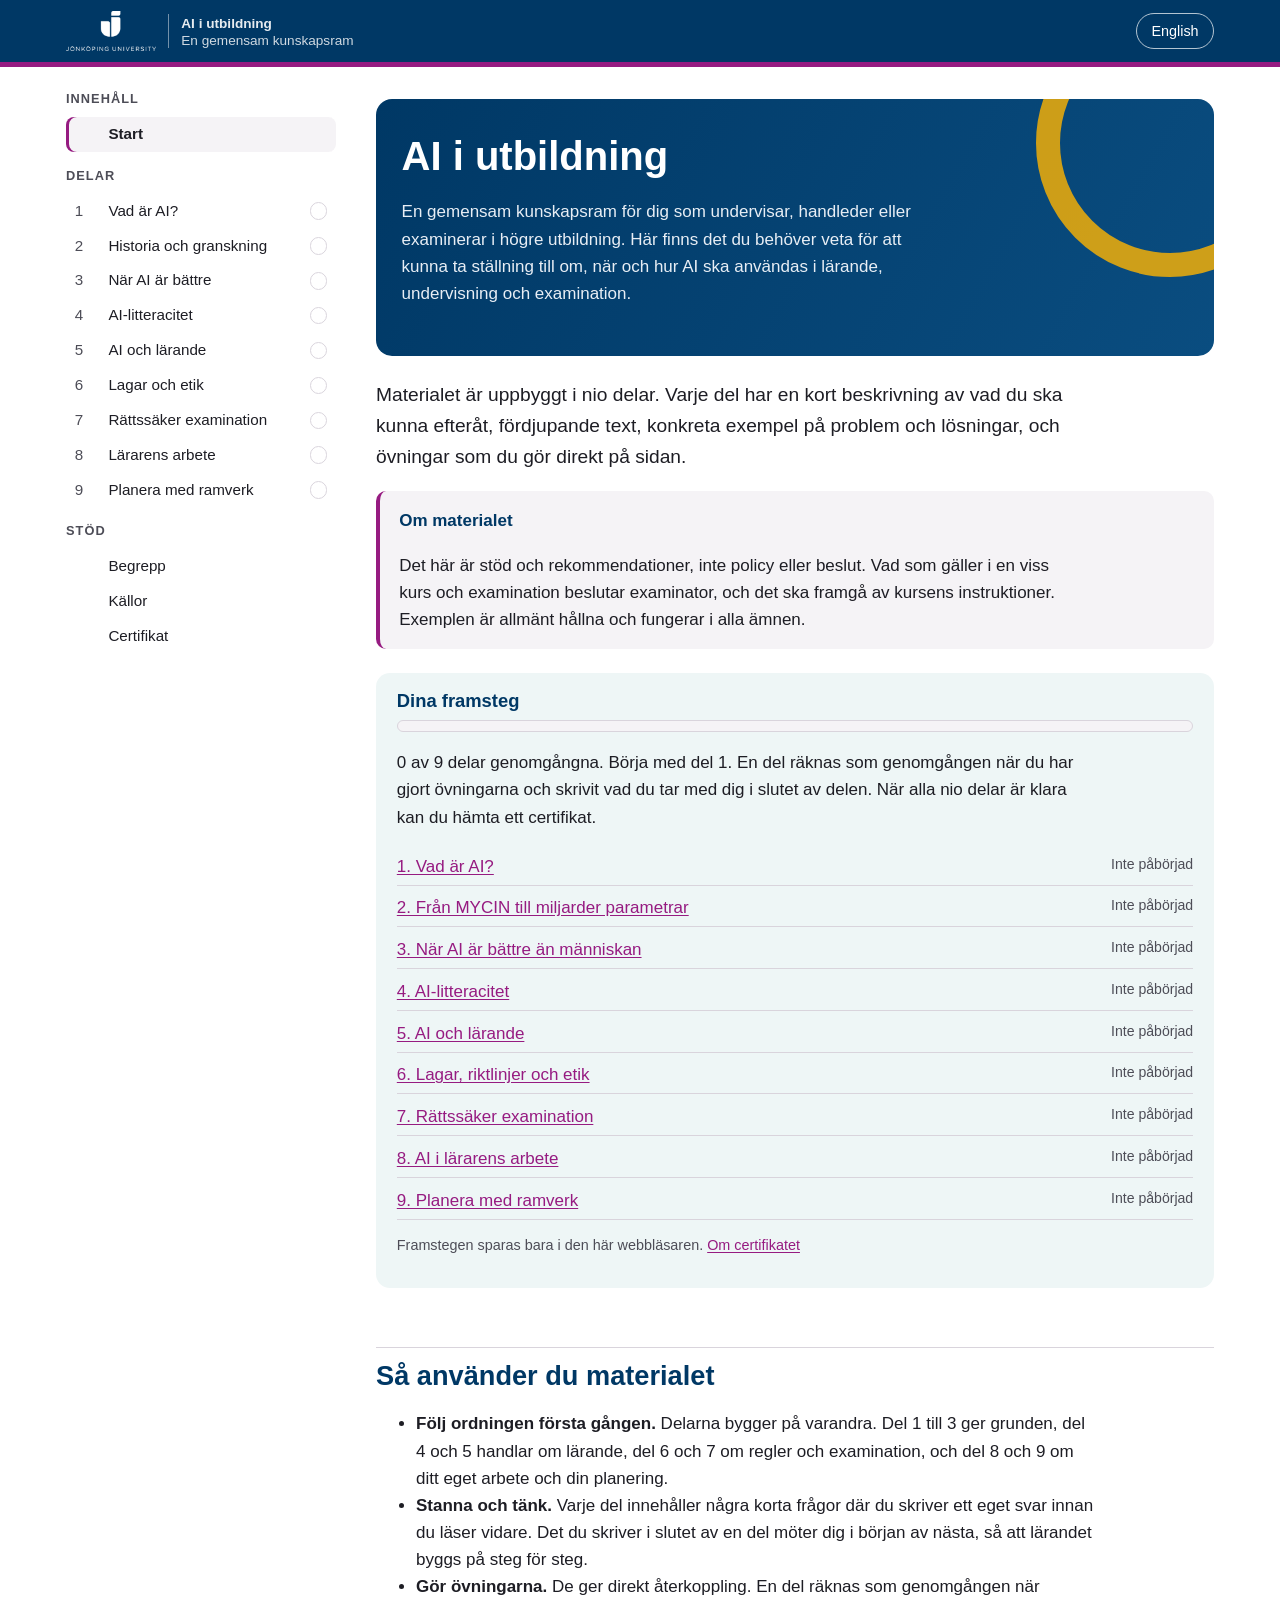
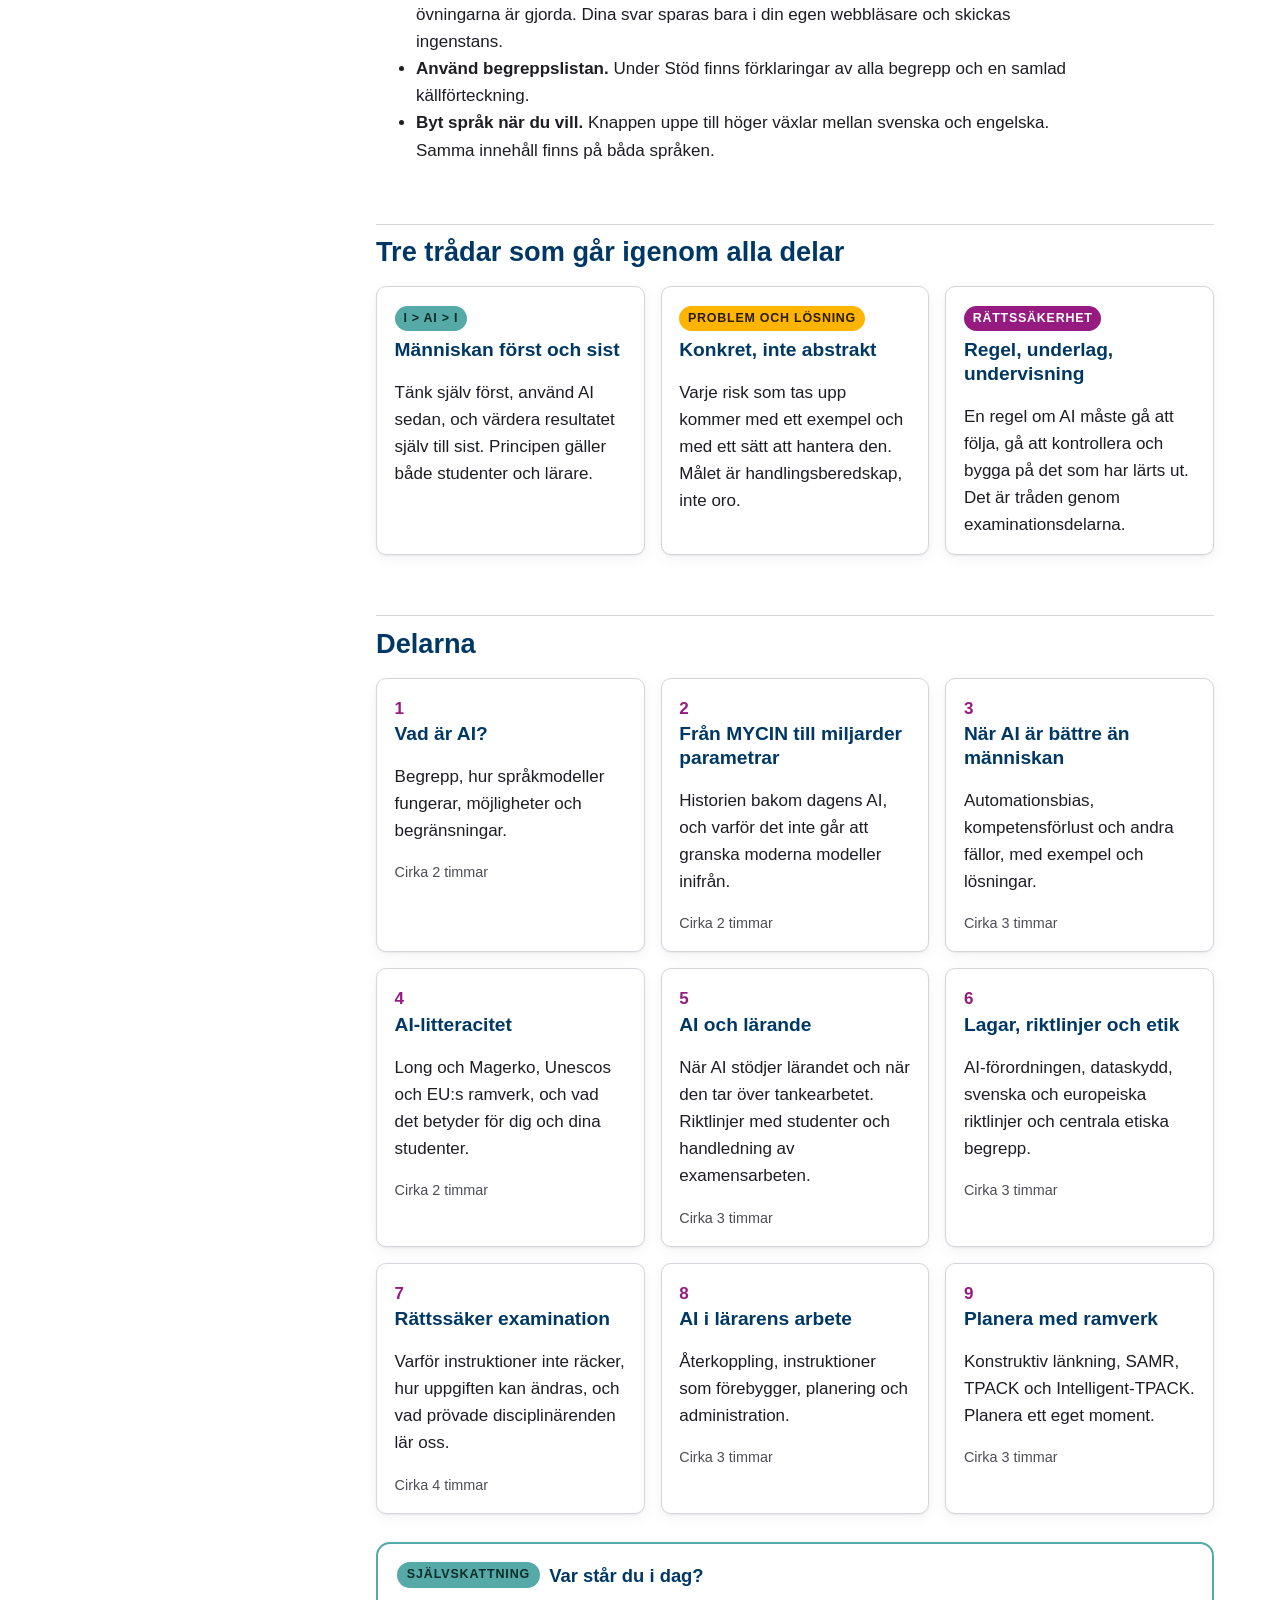
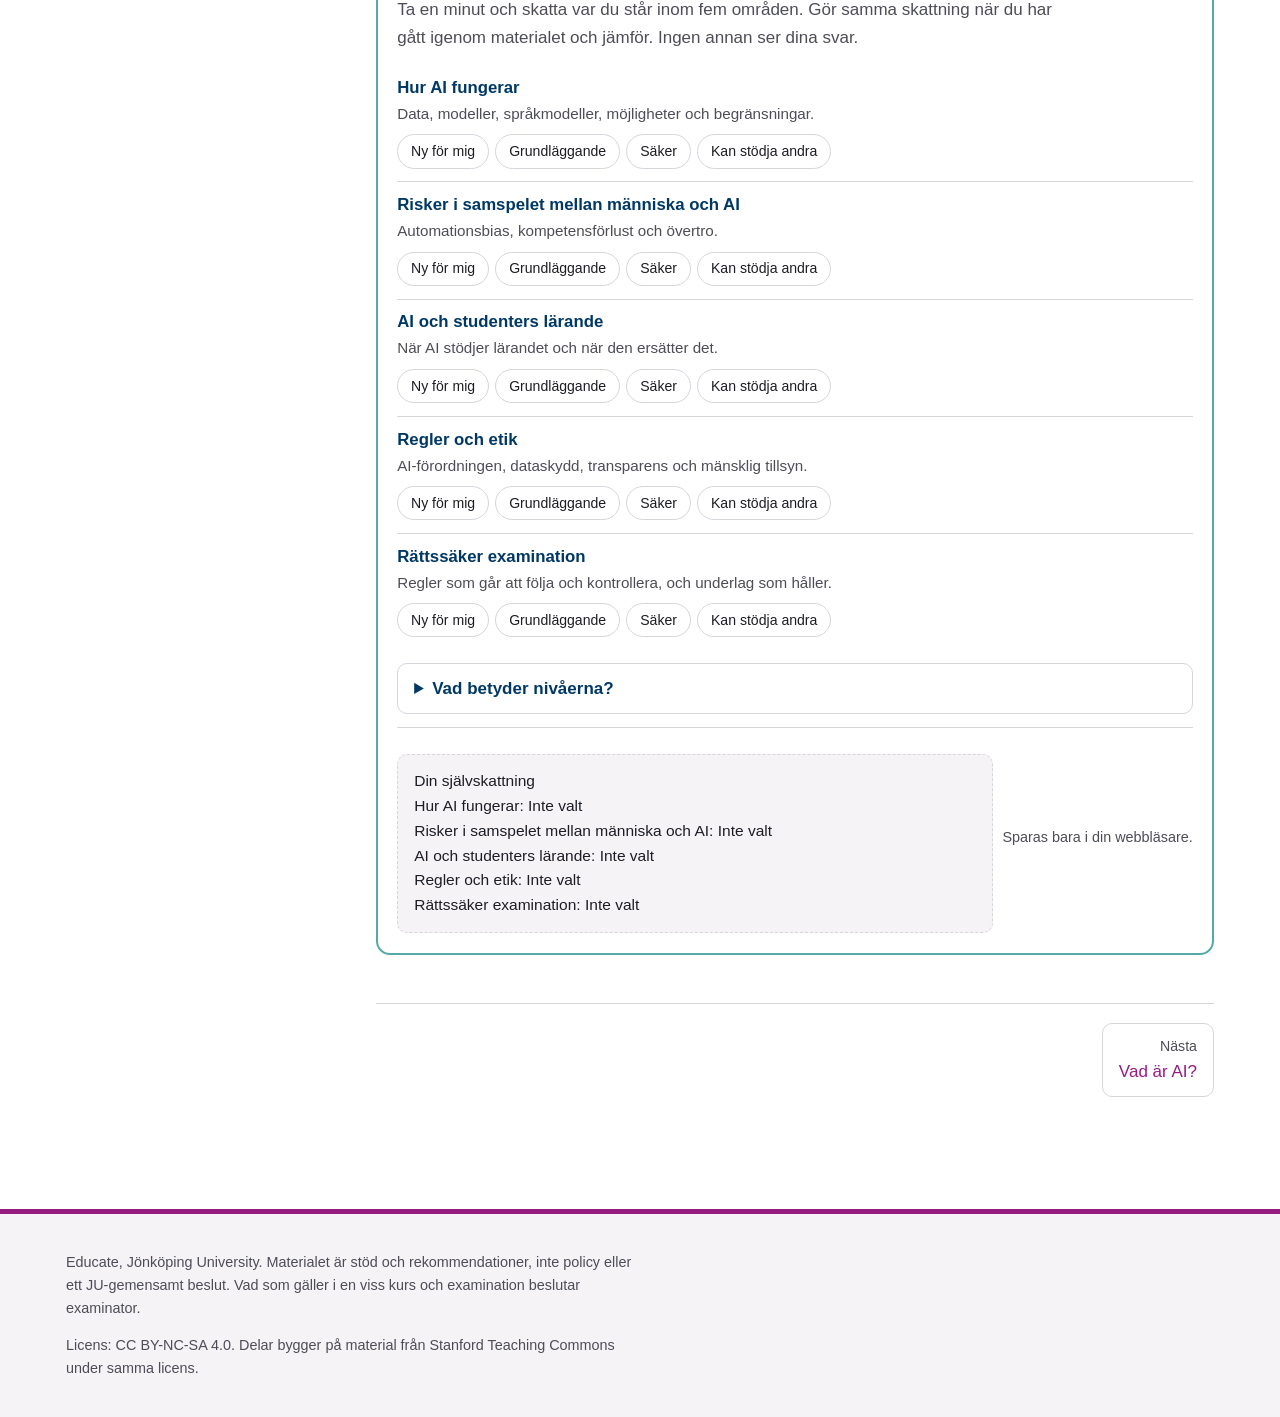
<file: index.html>
<!doctype html>
<html lang="sv" data-lang="sv">
<head>
<meta charset="utf-8">
<meta name="viewport" content="width=device-width, initial-scale=1">
<title data-sv="Start | AI i utbildning" data-en="Start | AI in education">Start | AI i utbildning</title>
<meta name="description" content="En gemensam kunskapsram om AI i högre utbildning: begrepp, historia, risker, lärande, regler, rättssäker examination och planering.">
<link rel="stylesheet" href="assets/style.css">
<script>(function(){try{var q=new URLSearchParams(location.search).get('lang');var l=q||JSON.parse(localStorage.getItem('aiu:lang')||'"sv"');if(l==='en'){document.documentElement.lang='en';document.documentElement.dataset.lang='en';}}catch(e){}})();</script>
<script src="assets/app.js" defer></script>
</head>
<body data-page="index">
<a class="skip" href="#main"><span class="l-sv">Hoppa till innehållet</span><span class="l-en">Skip to content</span></a>
<header class="top">
  <div class="top-inner">
    <a class="brand" href="index.html" data-internal>
      <img class="brand-logo" src="assets/ju-logo-white.png" alt="Jönköping University" width="90" height="40">
      <span class="brand-text"><strong><span class="l-sv">AI i utbildning</span><span class="l-en">AI in education</span></strong>
      <span><span class="l-sv">En gemensam kunskapsram</span><span class="l-en">A shared knowledge base</span></span></span>
    </a>
    <div class="top-actions">
      <button type="button" class="btn-top menu-btn" id="menuBtn" aria-controls="side" aria-expanded="false">Meny</button>
      <button type="button" class="btn-top" id="langBtn" lang="en" aria-label="Switch to English">English</button>
    </div>
  </div>
</header>
<div class="layout">
<nav class="side" id="side" aria-labelledby="navTitle"><h2 id="navTitle"><span class="l-sv">Innehåll</span><span class="l-en">Contents</span></h2><ol><li><a href="index.html" data-internal data-page="index" aria-current="page"><span class="num" aria-hidden="true"></span><span><span class="l-sv">Start</span><span class="l-en">Start</span></span><span></span></a></li></ol><h2 class="group"><span class="l-sv">Delar</span><span class="l-en">Parts</span></h2><ol><li><a href="vad-ar-ai.html" data-internal data-page="vad-ar-ai"><span class="num" aria-hidden="true">1</span><span><span class="l-sv">Vad är AI?</span><span class="l-en">What is AI?</span></span><span class="done" role="img"></span></a></li><li><a href="historia.html" data-internal data-page="historia"><span class="num" aria-hidden="true">2</span><span><span class="l-sv">Historia och granskning</span><span class="l-en">History and inspection</span></span><span class="done" role="img"></span></a></li><li><a href="nar-ai-ar-battre.html" data-internal data-page="nar-ai-ar-battre"><span class="num" aria-hidden="true">3</span><span><span class="l-sv">När AI är bättre</span><span class="l-en">When AI is better</span></span><span class="done" role="img"></span></a></li><li><a href="ai-litteracitet.html" data-internal data-page="ai-litteracitet"><span class="num" aria-hidden="true">4</span><span><span class="l-sv">AI-litteracitet</span><span class="l-en">AI literacy</span></span><span class="done" role="img"></span></a></li><li><a href="ai-och-larande.html" data-internal data-page="ai-och-larande"><span class="num" aria-hidden="true">5</span><span><span class="l-sv">AI och lärande</span><span class="l-en">AI and learning</span></span><span class="done" role="img"></span></a></li><li><a href="lagar-och-etik.html" data-internal data-page="lagar-och-etik"><span class="num" aria-hidden="true">6</span><span><span class="l-sv">Lagar och etik</span><span class="l-en">Law and ethics</span></span><span class="done" role="img"></span></a></li><li><a href="rattssaker-examination.html" data-internal data-page="rattssaker-examination"><span class="num" aria-hidden="true">7</span><span><span class="l-sv">Rättssäker examination</span><span class="l-en">Legally secure examination</span></span><span class="done" role="img"></span></a></li><li><a href="lararens-arbete.html" data-internal data-page="lararens-arbete"><span class="num" aria-hidden="true">8</span><span><span class="l-sv">Lärarens arbete</span><span class="l-en">The teacher's work</span></span><span class="done" role="img"></span></a></li><li><a href="planera.html" data-internal data-page="planera"><span class="num" aria-hidden="true">9</span><span><span class="l-sv">Planera med ramverk</span><span class="l-en">Planning with frameworks</span></span><span class="done" role="img"></span></a></li></ol><h2 class="group"><span class="l-sv">Stöd</span><span class="l-en">Support</span></h2><ol><li><a href="begrepp.html" data-internal data-page="begrepp"><span class="num" aria-hidden="true"></span><span><span class="l-sv">Begrepp</span><span class="l-en">Glossary</span></span><span></span></a></li><li><a href="kallor.html" data-internal data-page="kallor"><span class="num" aria-hidden="true"></span><span><span class="l-sv">Källor</span><span class="l-en">Sources</span></span><span></span></a></li><li><a href="certifikat.html" data-internal data-page="certifikat"><span class="num" aria-hidden="true"></span><span><span class="l-sv">Certifikat</span><span class="l-en">Certificate</span></span><span></span></a></li></ol></nav>
<main id="main" tabindex="-1">
<div class="l-sv" lang="sv">
  <section class="hero">
    <h1>AI i utbildning</h1>
    <p>En gemensam kunskapsram för dig som undervisar, handleder eller examinerar i högre utbildning. Här finns det du behöver veta för att kunna ta ställning till om, när och hur AI ska användas i lärande, undervisning och examination.</p>
  </section>

  <p class="lead">Materialet är uppbyggt i nio delar. Varje del har en kort beskrivning av vad du ska kunna efteråt, fördjupande text, konkreta exempel på problem och lösningar, och övningar som du gör direkt på sidan.</p>

  <div class="box key">
    <span class="box-title">Om materialet</span>
    <p>Det här är stöd och rekommendationer, inte policy eller beslut. Vad som gäller i en viss kurs och examination beslutar examinator, och det ska framgå av kursens instruktioner. Exemplen är allmänt hållna och fungerar i alla ämnen.</p>
  </div>
  <section class="overall" aria-labelledby="ov-sv">
    <h2 id="ov-sv">Dina framsteg</h2>
    <div class="meter" role="progressbar" aria-valuemin="0" aria-valuemax="9" aria-valuenow="0" aria-label="Genomgångna delar"><span style="width:0%"></span></div>
    <p class="ov-summary">0 av 9 delar genomgångna. Börja med del 1. En del räknas som genomgången när du har gjort övningarna och skrivit vad du tar med dig i slutet av delen. När alla nio delar är klara kan du hämta ett certifikat.</p>
    <ol class="ov-list"><li data-page="vad-ar-ai"><a href="vad-ar-ai.html" data-internal>1. Vad är AI?</a> <span class="ov-status">Inte påbörjad</span></li><li data-page="historia"><a href="historia.html" data-internal>2. Från MYCIN till miljarder parametrar</a> <span class="ov-status">Inte påbörjad</span></li><li data-page="nar-ai-ar-battre"><a href="nar-ai-ar-battre.html" data-internal>3. När AI är bättre än människan</a> <span class="ov-status">Inte påbörjad</span></li><li data-page="ai-litteracitet"><a href="ai-litteracitet.html" data-internal>4. AI-litteracitet</a> <span class="ov-status">Inte påbörjad</span></li><li data-page="ai-och-larande"><a href="ai-och-larande.html" data-internal>5. AI och lärande</a> <span class="ov-status">Inte påbörjad</span></li><li data-page="lagar-och-etik"><a href="lagar-och-etik.html" data-internal>6. Lagar, riktlinjer och etik</a> <span class="ov-status">Inte påbörjad</span></li><li data-page="rattssaker-examination"><a href="rattssaker-examination.html" data-internal>7. Rättssäker examination</a> <span class="ov-status">Inte påbörjad</span></li><li data-page="lararens-arbete"><a href="lararens-arbete.html" data-internal>8. AI i lärarens arbete</a> <span class="ov-status">Inte påbörjad</span></li><li data-page="planera"><a href="planera.html" data-internal>9. Planera med ramverk</a> <span class="ov-status">Inte påbörjad</span></li></ol>
    <p class="small muted">Framstegen sparas bara i den här webbläsaren. <a href="certifikat.html" data-internal>Om certifikatet</a></p>
  </section>

  <h2>Så använder du materialet</h2>
  <ul>
    <li><strong>Följ ordningen första gången.</strong> Delarna bygger på varandra. Del 1 till 3 ger grunden, del 4 och 5 handlar om lärande, del 6 och 7 om regler och examination, och del 8 och 9 om ditt eget arbete och din planering.</li>
    <li><strong>Stanna och tänk.</strong> Varje del innehåller några korta frågor där du skriver ett eget svar innan du läser vidare. Det du skriver i slutet av en del möter dig i början av nästa, så att lärandet byggs på steg för steg.</li>
    <li><strong>Gör övningarna.</strong> De ger direkt återkoppling. En del räknas som genomgången när övningarna är gjorda. Dina svar sparas bara i din egen webbläsare och skickas ingenstans.</li>
    <li><strong>Använd begreppslistan.</strong> Under Stöd finns förklaringar av alla begrepp och en samlad källförteckning.</li>
    <li><strong>Byt språk när du vill.</strong> Knappen uppe till höger växlar mellan svenska och engelska. Samma innehåll finns på båda språken.</li>
  </ul>

  <h2>Tre trådar som går igenom alla delar</h2>
  <div class="grid">
    <div class="card"><span class="tag">I &gt; AI &gt; I</span><h3>Människan först och sist</h3><p>Tänk själv först, använd AI sedan, och värdera resultatet själv till sist. Principen gäller både studenter och lärare.</p></div>
    <div class="card"><span class="tag y">Problem och lösning</span><h3>Konkret, inte abstrakt</h3><p>Varje risk som tas upp kommer med ett exempel och med ett sätt att hantera den. Målet är handlingsberedskap, inte oro.</p></div>
    <div class="card"><span class="tag p">Rättssäkerhet</span><h3>Regel, underlag, undervisning</h3><p>En regel om AI måste gå att följa, gå att kontrollera och bygga på det som har lärts ut. Det är tråden genom examinationsdelarna.</p></div>
  </div>

  <h2>Delarna</h2>
  <div class="grid">
    <a class="card mod-card" href="vad-ar-ai.html" data-internal><span class="n">1</span><h3>Vad är AI?</h3><p>Begrepp, hur språkmodeller fungerar, möjligheter och begränsningar.</p><p class="small muted">Cirka 2 timmar</p></a>
    <a class="card mod-card" href="historia.html" data-internal><span class="n">2</span><h3>Från MYCIN till miljarder parametrar</h3><p>Historien bakom dagens AI, och varför det inte går att granska moderna modeller inifrån.</p><p class="small muted">Cirka 2 timmar</p></a>
    <a class="card mod-card" href="nar-ai-ar-battre.html" data-internal><span class="n">3</span><h3>När AI är bättre än människan</h3><p>Automationsbias, kompetensförlust och andra fällor, med exempel och lösningar.</p><p class="small muted">Cirka 3 timmar</p></a>
    <a class="card mod-card" href="ai-litteracitet.html" data-internal><span class="n">4</span><h3>AI-litteracitet</h3><p>Long och Magerko, Unescos och EU:s ramverk, och vad det betyder för dig och dina studenter.</p><p class="small muted">Cirka 2 timmar</p></a>
    <a class="card mod-card" href="ai-och-larande.html" data-internal><span class="n">5</span><h3>AI och lärande</h3><p>När AI stödjer lärandet och när den tar över tankearbetet. Riktlinjer med studenter och handledning av examensarbeten.</p><p class="small muted">Cirka 3 timmar</p></a>
    <a class="card mod-card" href="lagar-och-etik.html" data-internal><span class="n">6</span><h3>Lagar, riktlinjer och etik</h3><p>AI-förordningen, dataskydd, svenska och europeiska riktlinjer och centrala etiska begrepp.</p><p class="small muted">Cirka 3 timmar</p></a>
    <a class="card mod-card" href="rattssaker-examination.html" data-internal><span class="n">7</span><h3>Rättssäker examination</h3><p>Varför instruktioner inte räcker, hur uppgiften kan ändras, och vad prövade disciplinärenden lär oss.</p><p class="small muted">Cirka 4 timmar</p></a>
    <a class="card mod-card" href="lararens-arbete.html" data-internal><span class="n">8</span><h3>AI i lärarens arbete</h3><p>Återkoppling, instruktioner som förebygger, planering och administration.</p><p class="small muted">Cirka 3 timmar</p></a>
    <a class="card mod-card" href="planera.html" data-internal><span class="n">9</span><h3>Planera med ramverk</h3><p>Konstruktiv länkning, SAMR, TPACK och Intelligent-TPACK. Planera ett eget moment.</p><p class="small muted">Cirka 3 timmar</p></a>
  </div>

  <div class="ex" data-type="self">
    <script type="application/json">{
      "id": "start", "badge": "Självskattning", "title": "Var står du i dag?",
      "intro": "Ta en minut och skatta var du står inom fem områden. Gör samma skattning när du har gått igenom materialet och jämför. Ingen annan ser dina svar.",
      "levels": [
        {"name": "Ny för mig", "desc": "Jag har hört talas om området men inte arbetat med det."},
        {"name": "Grundläggande", "desc": "Jag förstår de viktigaste begreppen och kan förklara dem."},
        {"name": "Säker", "desc": "Jag tillämpar kunskapen i min egen undervisning."},
        {"name": "Kan stödja andra", "desc": "Jag kan förklara, utveckla och stödja kollegor inom området."}
      ],
      "dims": [
        {"name": "Hur AI fungerar", "desc": "Data, modeller, språkmodeller, möjligheter och begränsningar."},
        {"name": "Risker i samspelet mellan människa och AI", "desc": "Automationsbias, kompetensförlust och övertro."},
        {"name": "AI och studenters lärande", "desc": "När AI stödjer lärandet och när den ersätter det."},
        {"name": "Regler och etik", "desc": "AI-förordningen, dataskydd, transparens och mänsklig tillsyn."},
        {"name": "Rättssäker examination", "desc": "Regler som går att följa och kontrollera, och underlag som håller."}
      ],
      "advice": "Börja gärna med de delar som handlar om:"
    }</script>
  </div>
</div>

<div class="l-en" lang="en">
  <section class="hero">
    <h1>AI in education</h1>
    <p>A shared knowledge base for those who teach, supervise or examine in higher education. It covers what you need to know to decide whether, when and how AI should be used in learning, teaching and examination.</p>
  </section>

  <p class="lead">The material has nine parts. Each part starts with what you will be able to do afterwards, followed by in-depth text, concrete examples of problems and solutions, and exercises you do directly on the page.</p>

  <div class="box key">
    <span class="box-title">About the material</span>
    <p>This is support and recommendations, not policy or a decision. What applies in a particular course and examination is decided by the examiner, and it should be stated in the course instructions. The examples are general and work in any subject.</p>
  </div>
  <section class="overall" aria-labelledby="ov-en">
    <h2 id="ov-en">Your progress</h2>
    <div class="meter" role="progressbar" aria-valuemin="0" aria-valuemax="9" aria-valuenow="0" aria-label="Completed parts"><span style="width:0%"></span></div>
    <p class="ov-summary">0 of 9 parts completed. Start with part 1. A part counts as completed when you have done the exercises and written what you take with you at the end of the part. When all nine parts are done you can get a certificate.</p>
    <ol class="ov-list"><li data-page="vad-ar-ai"><a href="vad-ar-ai.html" data-internal>1. What is AI?</a> <span class="ov-status">Not started</span></li><li data-page="historia"><a href="historia.html" data-internal>2. From MYCIN to billions of parameters</a> <span class="ov-status">Not started</span></li><li data-page="nar-ai-ar-battre"><a href="nar-ai-ar-battre.html" data-internal>3. When AI outperforms humans</a> <span class="ov-status">Not started</span></li><li data-page="ai-litteracitet"><a href="ai-litteracitet.html" data-internal>4. AI literacy</a> <span class="ov-status">Not started</span></li><li data-page="ai-och-larande"><a href="ai-och-larande.html" data-internal>5. AI and learning</a> <span class="ov-status">Not started</span></li><li data-page="lagar-och-etik"><a href="lagar-och-etik.html" data-internal>6. Law, guidelines and ethics</a> <span class="ov-status">Not started</span></li><li data-page="rattssaker-examination"><a href="rattssaker-examination.html" data-internal>7. Legally secure examination</a> <span class="ov-status">Not started</span></li><li data-page="lararens-arbete"><a href="lararens-arbete.html" data-internal>8. AI in the teacher's work</a> <span class="ov-status">Not started</span></li><li data-page="planera"><a href="planera.html" data-internal>9. Planning with frameworks</a> <span class="ov-status">Not started</span></li></ol>
    <p class="small muted">Progress is saved only in this browser. <a href="certifikat.html" data-internal>About the certificate</a></p>
  </section>

  <h2>How to use the material</h2>
  <ul>
    <li><strong>Follow the order the first time.</strong> The parts build on each other. Parts 1 to 3 lay the foundation, parts 4 and 5 deal with learning, parts 6 and 7 with rules and examination, and parts 8 and 9 with your own work and planning.</li>
    <li><strong>Stop and think.</strong> Each part contains a few short questions where you write your own answer before reading on. What you write at the end of one part meets you at the start of the next, so that learning builds step by step.</li>
    <li><strong>Do the exercises.</strong> They give immediate feedback. A part counts as completed when the exercises are done. Your answers are saved only in your own browser and are not sent anywhere.</li>
    <li><strong>Use the glossary.</strong> Under Support you will find explanations of all terms and a full list of sources.</li>
    <li><strong>Switch language whenever you like.</strong> The button at the top right switches between Swedish and English. The same content is available in both languages.</li>
  </ul>

  <h2>Three threads that run through every part</h2>
  <div class="grid">
    <div class="card"><span class="tag">I &gt; AI &gt; I</span><h3>Human first and last</h3><p>Think for yourself first, use AI next, and evaluate the result yourself at the end. The principle applies to students and teachers alike.</p></div>
    <div class="card"><span class="tag y">Problem and solution</span><h3>Concrete, not abstract</h3><p>Every risk discussed comes with an example and a way of handling it. The aim is readiness to act, not worry.</p></div>
    <div class="card"><span class="tag p">Legal certainty</span><h3>Rule, evidence, teaching</h3><p>A rule about AI must be possible to follow, possible to check, and build on what has been taught. That is the thread through the examination parts.</p></div>
  </div>

  <h2>The parts</h2>
  <div class="grid">
    <a class="card mod-card" href="vad-ar-ai.html" data-internal><span class="n">1</span><h3>What is AI?</h3><p>Key concepts, how language models work, possibilities and limitations.</p><p class="small muted">About 2 hours</p></a>
    <a class="card mod-card" href="historia.html" data-internal><span class="n">2</span><h3>From MYCIN to billions of parameters</h3><p>The history behind today's AI, and why modern models cannot be inspected from the inside.</p><p class="small muted">About 2 hours</p></a>
    <a class="card mod-card" href="nar-ai-ar-battre.html" data-internal><span class="n">3</span><h3>When AI outperforms humans</h3><p>Automation bias, deskilling and other traps, with examples and solutions.</p><p class="small muted">About 3 hours</p></a>
    <a class="card mod-card" href="ai-litteracitet.html" data-internal><span class="n">4</span><h3>AI literacy</h3><p>Long and Magerko, the UNESCO and EU frameworks, and what they mean for you and your students.</p><p class="small muted">About 2 hours</p></a>
    <a class="card mod-card" href="ai-och-larande.html" data-internal><span class="n">5</span><h3>AI and learning</h3><p>When AI supports learning and when it takes over the thinking. Guidelines with students and supervising degree projects.</p><p class="small muted">About 3 hours</p></a>
    <a class="card mod-card" href="lagar-och-etik.html" data-internal><span class="n">6</span><h3>Law, guidelines and ethics</h3><p>The AI Act, data protection, Swedish and European guidance and key ethical concepts.</p><p class="small muted">About 3 hours</p></a>
    <a class="card mod-card" href="rattssaker-examination.html" data-internal><span class="n">7</span><h3>Legally secure examination</h3><p>Why instructions are not enough, how the task can be changed, and what tried disciplinary cases teach us.</p><p class="small muted">About 4 hours</p></a>
    <a class="card mod-card" href="lararens-arbete.html" data-internal><span class="n">8</span><h3>AI in the teacher's work</h3><p>Feedback, instructions that prevent problems, planning and administration.</p><p class="small muted">About 3 hours</p></a>
    <a class="card mod-card" href="planera.html" data-internal><span class="n">9</span><h3>Planning with frameworks</h3><p>Constructive alignment, SAMR, TPACK and Intelligent-TPACK. Plan a session of your own.</p><p class="small muted">About 3 hours</p></a>
  </div>

  <div class="ex" data-type="self">
    <script type="application/json">{
      "id": "start", "badge": "Self-assessment", "title": "Where are you today?",
      "intro": "Take a minute to rate yourself in five areas. Do the same assessment when you have worked through the material and compare. Nobody else sees your answers.",
      "levels": [
        {"name": "New to me", "desc": "I have heard of the area but not worked with it."},
        {"name": "Basic", "desc": "I understand the key concepts and can explain them."},
        {"name": "Confident", "desc": "I apply the knowledge in my own teaching."},
        {"name": "Can support others", "desc": "I can explain, develop and support colleagues in the area."}
      ],
      "dims": [
        {"name": "How AI works", "desc": "Data, models, language models, possibilities and limitations."},
        {"name": "Risks in human and AI interaction", "desc": "Automation bias, deskilling and overreliance."},
        {"name": "AI and student learning", "desc": "When AI supports learning and when it replaces it."},
        {"name": "Rules and ethics", "desc": "The AI Act, data protection, transparency and human oversight."},
        {"name": "Legally secure examination", "desc": "Rules that can be followed and checked, and evidence that holds."}
      ],
      "advice": "Consider starting with the parts on:"
    }</script>
  </div>
</div>

<nav class="pager" aria-label="Sidor / Pages"><a class="next" href="vad-ar-ai.html" data-internal rel="next"><small><span class="l-sv">Nästa</span><span class="l-en">Next</span></small><span class="l-sv">Vad är AI?</span><span class="l-en">What is AI?</span></a></nav>
</main>
</div>
<footer class="site"><div class="inner">
<p><span class="l-sv">Educate, Jönköping University. Materialet är stöd och rekommendationer, inte policy eller ett JU-gemensamt beslut. Vad som gäller i en viss kurs och examination beslutar examinator.</span><span class="l-en">Educate, Jönköping University. The material is support and recommendations, not policy or a university-wide decision. What applies in a particular course and examination is decided by the examiner.</span></p>
<p><span class="l-sv">Licens: CC BY-NC-SA 4.0. Delar bygger på material från Stanford Teaching Commons under samma licens.</span><span class="l-en">Licence: CC BY-NC-SA 4.0. Parts build on material from Stanford Teaching Commons under the same licence.</span></p>
</div></footer>
</body>
</html>
</file>
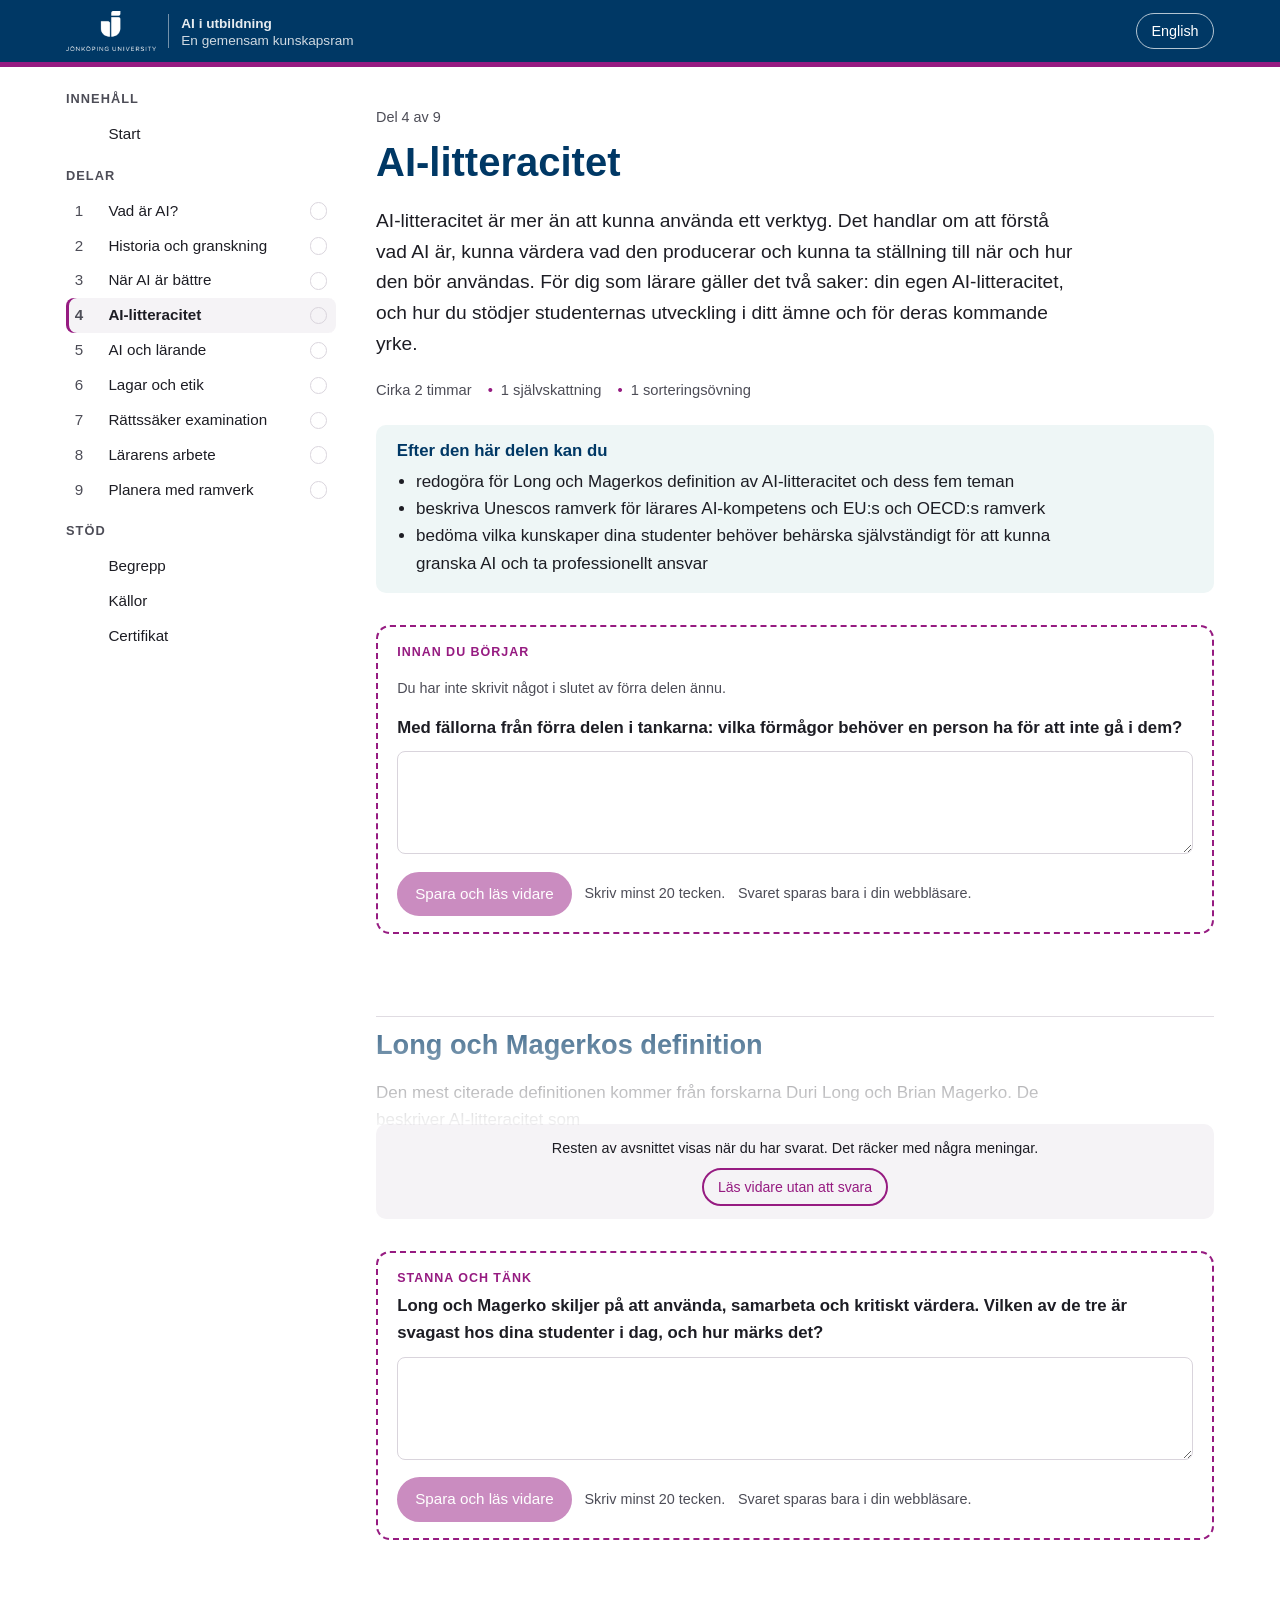
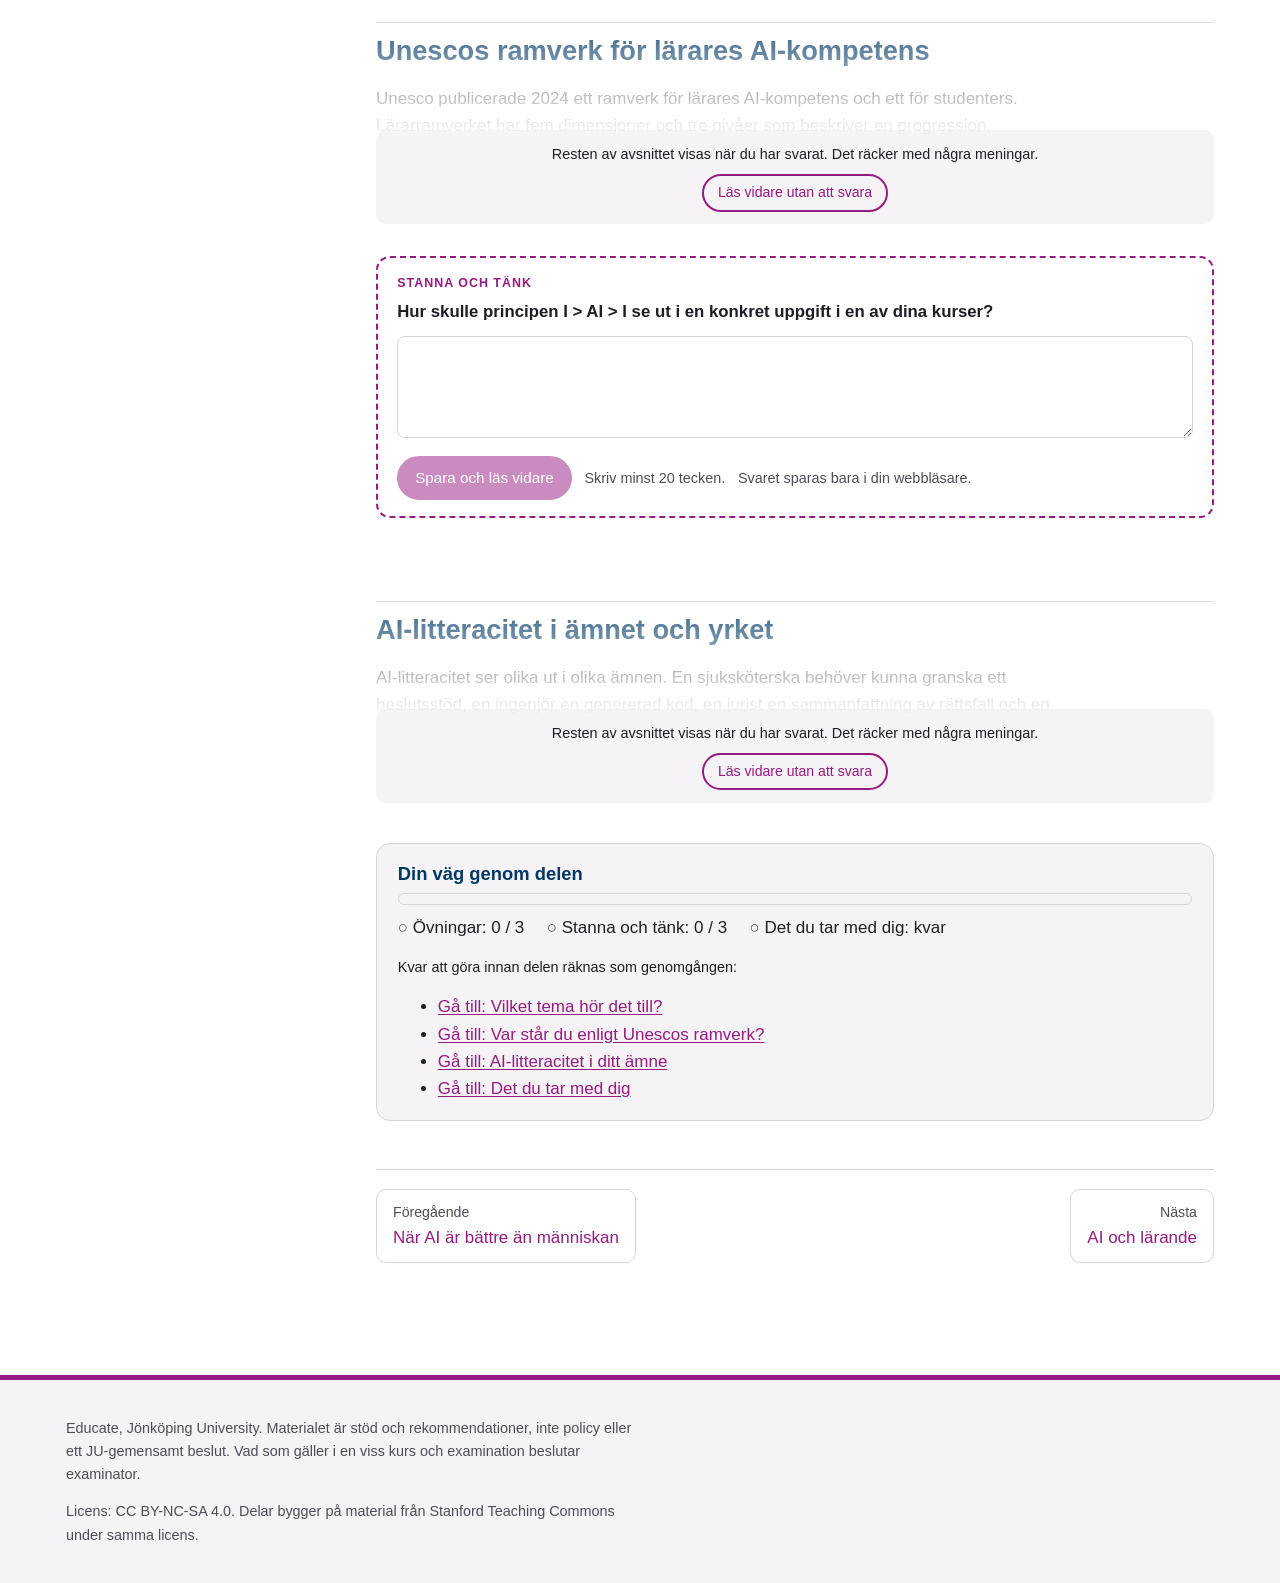
<file: ai-litteracitet.html>
<!doctype html>
<html lang="sv" data-lang="sv">
<head>
<meta charset="utf-8">
<meta name="viewport" content="width=device-width, initial-scale=1">
<title data-sv="AI-litteracitet | AI i utbildning" data-en="AI literacy | AI in education">AI-litteracitet | AI i utbildning</title>
<meta name="description" content="Long och Magerko, Unescos och EU:s ramverk, AI-förordningens krav och AI-litteracitet i ämne och yrke.">
<link rel="stylesheet" href="assets/style.css">
<script>(function(){try{var q=new URLSearchParams(location.search).get('lang');var l=q||JSON.parse(localStorage.getItem('aiu:lang')||'"sv"');if(l==='en'){document.documentElement.lang='en';document.documentElement.dataset.lang='en';}}catch(e){}})();</script>
<script src="assets/app.js" defer></script>
</head>
<body data-page="ai-litteracitet">
<a class="skip" href="#main"><span class="l-sv">Hoppa till innehållet</span><span class="l-en">Skip to content</span></a>
<header class="top">
  <div class="top-inner">
    <a class="brand" href="index.html" data-internal>
      <img class="brand-logo" src="assets/ju-logo-white.png" alt="Jönköping University" width="90" height="40">
      <span class="brand-text"><strong><span class="l-sv">AI i utbildning</span><span class="l-en">AI in education</span></strong>
      <span><span class="l-sv">En gemensam kunskapsram</span><span class="l-en">A shared knowledge base</span></span></span>
    </a>
    <div class="top-actions">
      <button type="button" class="btn-top menu-btn" id="menuBtn" aria-controls="side" aria-expanded="false">Meny</button>
      <button type="button" class="btn-top" id="langBtn" lang="en" aria-label="Switch to English">English</button>
    </div>
  </div>
</header>
<div class="layout">
<nav class="side" id="side" aria-labelledby="navTitle"><h2 id="navTitle"><span class="l-sv">Innehåll</span><span class="l-en">Contents</span></h2><ol><li><a href="index.html" data-internal data-page="index"><span class="num" aria-hidden="true"></span><span><span class="l-sv">Start</span><span class="l-en">Start</span></span><span></span></a></li></ol><h2 class="group"><span class="l-sv">Delar</span><span class="l-en">Parts</span></h2><ol><li><a href="vad-ar-ai.html" data-internal data-page="vad-ar-ai"><span class="num" aria-hidden="true">1</span><span><span class="l-sv">Vad är AI?</span><span class="l-en">What is AI?</span></span><span class="done" role="img"></span></a></li><li><a href="historia.html" data-internal data-page="historia"><span class="num" aria-hidden="true">2</span><span><span class="l-sv">Historia och granskning</span><span class="l-en">History and inspection</span></span><span class="done" role="img"></span></a></li><li><a href="nar-ai-ar-battre.html" data-internal data-page="nar-ai-ar-battre"><span class="num" aria-hidden="true">3</span><span><span class="l-sv">När AI är bättre</span><span class="l-en">When AI is better</span></span><span class="done" role="img"></span></a></li><li><a href="ai-litteracitet.html" data-internal data-page="ai-litteracitet" aria-current="page"><span class="num" aria-hidden="true">4</span><span><span class="l-sv">AI-litteracitet</span><span class="l-en">AI literacy</span></span><span class="done" role="img"></span></a></li><li><a href="ai-och-larande.html" data-internal data-page="ai-och-larande"><span class="num" aria-hidden="true">5</span><span><span class="l-sv">AI och lärande</span><span class="l-en">AI and learning</span></span><span class="done" role="img"></span></a></li><li><a href="lagar-och-etik.html" data-internal data-page="lagar-och-etik"><span class="num" aria-hidden="true">6</span><span><span class="l-sv">Lagar och etik</span><span class="l-en">Law and ethics</span></span><span class="done" role="img"></span></a></li><li><a href="rattssaker-examination.html" data-internal data-page="rattssaker-examination"><span class="num" aria-hidden="true">7</span><span><span class="l-sv">Rättssäker examination</span><span class="l-en">Legally secure examination</span></span><span class="done" role="img"></span></a></li><li><a href="lararens-arbete.html" data-internal data-page="lararens-arbete"><span class="num" aria-hidden="true">8</span><span><span class="l-sv">Lärarens arbete</span><span class="l-en">The teacher's work</span></span><span class="done" role="img"></span></a></li><li><a href="planera.html" data-internal data-page="planera"><span class="num" aria-hidden="true">9</span><span><span class="l-sv">Planera med ramverk</span><span class="l-en">Planning with frameworks</span></span><span class="done" role="img"></span></a></li></ol><h2 class="group"><span class="l-sv">Stöd</span><span class="l-en">Support</span></h2><ol><li><a href="begrepp.html" data-internal data-page="begrepp"><span class="num" aria-hidden="true"></span><span><span class="l-sv">Begrepp</span><span class="l-en">Glossary</span></span><span></span></a></li><li><a href="kallor.html" data-internal data-page="kallor"><span class="num" aria-hidden="true"></span><span><span class="l-sv">Källor</span><span class="l-en">Sources</span></span><span></span></a></li><li><a href="certifikat.html" data-internal data-page="certifikat"><span class="num" aria-hidden="true"></span><span><span class="l-sv">Certifikat</span><span class="l-en">Certificate</span></span><span></span></a></li></ol></nav>
<main id="main" tabindex="-1">
<div class="l-sv" lang="sv">
  <p class="crumbs">Del 4 av 9</p>
  <h1>AI-litteracitet</h1>
  <p class="lead">AI-litteracitet är mer än att kunna använda ett verktyg. Det handlar om att förstå vad AI är, kunna värdera vad den producerar och kunna ta ställning till när och hur den bör användas. För dig som lärare gäller det två saker: din egen AI-litteracitet, och hur du stödjer studenternas utveckling i ditt ämne och för deras kommande yrke.</p>
  <div class="meta-row"><span>Cirka 2 timmar</span><span>1 självskattning</span><span>1 sorteringsövning</span></div>

  <section class="goals" aria-labelledby="g4sv">
    <h2 id="g4sv">Efter den här delen kan du</h2>
    <ul>
      <li>redogöra för Long och Magerkos definition av AI-litteracitet och dess fem teman</li>
      <li>beskriva Unescos ramverk för lärares AI-kompetens och EU:s och OECD:s ramverk</li>
      <li>bedöma vilka kunskaper dina studenter behöver behärska självständigt för att kunna granska AI och ta professionellt ansvar</li>
    </ul>
  </section>
  <div class="gate" data-kind="bridge"><script type="application/json">{"q": "Med fällorna från förra delen i tankarna: vilka förmågor behöver en person ha för att inte gå i dem?", "prev": "nar-ai-ar-battre"}</script></div>


  <h2>Long och Magerkos definition</h2>
  <p>Den mest citerade definitionen kommer från forskarna Duri Long och Brian Magerko. De beskriver AI-litteracitet som</p>
  <blockquote><p>en uppsättning kompetenser som gör det möjligt för individer att kritiskt värdera AI-teknik, kommunicera och samarbeta effektivt med AI, och använda AI som ett verktyg på nätet, hemma och på arbetsplatsen.</p><footer>Long och Magerko (2020), egen översättning</footer></blockquote>
  <p>Definitionen har tre delar som alla behövs: att <strong>kritiskt värdera</strong>, att <strong>samarbeta</strong> och att <strong>använda</strong>. Den som bara kan använda verktygen, utan att kunna värdera dem, är inte AI-litterat. Long och Magerko beskriver 17 kompetenser fördelade på fem teman.</p>

  <div class="table-wrap">
  <table>
    <caption>Long och Magerkos fem teman och 17 kompetenser</caption>
    <thead><tr><th scope="col">Tema</th><th scope="col">Kompetenser</th><th scope="col">Exempel i högre utbildning</th></tr></thead>
    <tbody>
      <tr><th scope="row">Vad är AI?</th><td>1 Känna igen AI. 2 Förstå intelligens. 3 Tvärvetenskaplighet. 4 Allmän och smal AI.</td><td>Studenten kan avgöra var AI finns i de verktyg och system som används i yrket.</td></tr>
      <tr><th scope="row">Vad kan AI göra?</th><td>5 AI:s styrkor och svagheter. 6 Föreställa sig framtidens AI.</td><td>Studenten kan förutse vilka uppgifter i yrket som AI gör bra och var mänskligt omdöme krävs.</td></tr>
      <tr><th scope="row">Hur fungerar AI?</th><td>7 Representationer. 8 Beslutsfattande. 9 Stegen i maskininlärning. 10 Människans roll i AI. 11 Datalitteracitet. 12 Lärande från data. 13 Kritisk tolkning av data. 14 Handling och reaktion. 15 Sensorer.</td><td>Studenten förstår att resultatet beror på träningsdatan och kan resonera om skevheter.</td></tr>
      <tr><th scope="row">Hur bör AI användas?</th><td>16 Etik.</td><td>Studenten kan ta ställning till dataskydd, rättvisa och ansvar i en yrkessituation.</td></tr>
      <tr><th scope="row">Hur uppfattar människor AI?</th><td>17 Programmerbarhet.</td><td>Studenten förstår att AI är byggd och styrd av människor, och inte har egna avsikter.</td></tr>
    </tbody>
  </table>
  </div>

  <div class="ex" data-type="sort">
    <script type="application/json">{
      "badge": "Sortera", "title": "Vilket tema hör det till?",
      "intro": "Placera varje förmåga under det tema hos Long och Magerko som den passar bäst.",
      "categories": ["Vad är AI?", "Vad kan AI göra?", "Hur fungerar AI?", "Hur bör AI användas?", "Hur uppfattar människor AI?"],
      "items": [
        {"t": "Att kunna avgöra om en funktion i en journal- eller ekonomisystem bygger på AI.", "c": 0, "fb": "Att känna igen AI är den första kompetensen."},
        {"t": "Att förklara varför ett system tränat på data från ett land kan fungera sämre i ett annat.", "c": 2, "fb": "Det handlar om lärande från data och kritisk tolkning av data."},
        {"t": "Att bedöma vilka moment i en arbetsprocess som AI klarar och var en människa behövs.", "c": 1, "fb": "AI:s styrkor och svagheter."},
        {"t": "Att ta ställning till om en klients uppgifter får matas in i ett AI-verktyg.", "c": 3, "fb": "Etik, inklusive dataskydd och ansvar."},
        {"t": "Att förstå att en chattjänst inte har egna avsikter utan är byggd och styrd av människor.", "c": 4, "fb": "Programmerbarhet, och ett motmedel mot förmänskligande."},
        {"t": "Att kunna förklara i stora drag hur ett system lär sig från exempel.", "c": 2, "fb": "Stegen i maskininlärning."}
      ]
    }</script>
  </div>

    <div class="gate" data-kind="pause"><script type="application/json">{"q": "Long och Magerko skiljer på att använda, samarbeta och kritiskt värdera. Vilken av de tre är svagast hos dina studenter i dag, och hur märks det?"}</script></div>
  <h2>Unescos ramverk för lärares AI-kompetens</h2>
  <p>Unesco publicerade 2024 ett ramverk för lärares AI-kompetens och ett för studenters. Lärarramverket har fem dimensioner och tre nivåer som beskriver en progression.</p>
  <div class="table-wrap">
  <table>
    <caption>Unescos ramverk för lärare: fem dimensioner och tre nivåer</caption>
    <thead><tr><th scope="col">Dimension</th><th scope="col">Förvärva</th><th scope="col">Fördjupa</th><th scope="col">Skapa</th></tr></thead>
    <tbody>
      <tr><th scope="row">Ett människocentrerat förhållningssätt</th><td>Förstå att AI ska tjäna människan och att ansvaret är mänskligt.</td><td>Värna mänsklig handlingsförmåga i undervisningen.</td><td>Bidra till samhällets diskussion om AI.</td></tr>
      <tr><th scope="row">AI-etik</th><td>Känna till etiska principer och regler.</td><td>Tillämpa dem i den egna undervisningen.</td><td>Medverka till att utveckla riktlinjer.</td></tr>
      <tr><th scope="row">Grunder och tillämpningar</th><td>Förstå hur AI fungerar i stora drag.</td><td>Använda och anpassa verktyg med omdöme.</td><td>Skapa egna lösningar och stöd.</td></tr>
      <tr><th scope="row">AI-pedagogik</th><td>Pröva AI i undervisningen.</td><td>Integrera AI i undervisning och bedömning.</td><td>Utveckla nya pedagogiska arbetssätt.</td></tr>
      <tr><th scope="row">AI för professionell utveckling</th><td>Använda AI för eget lärande.</td><td>Fördjupa sin praktik med stöd av AI.</td><td>Leda kollegialt lärande om AI.</td></tr>
    </tbody>
  </table>
  </div>
  <p class="small muted">Sammanfattningen i tabellen är förenklad. Se Unesco (2024) för den fullständiga beskrivningen.</p>

  <div class="ex" data-type="self">
    <script type="application/json">{
      "id": "unesco", "badge": "Självskattning", "title": "Var står du enligt Unescos ramverk?",
      "intro": "Välj den nivå som bäst beskriver dig i dag för varje dimension. Använd resultatet när du planerar din fortsatta utveckling.",
      "levels": [
        {"name": "Inte ännu", "desc": "Jag har ännu inte arbetat med detta."},
        {"name": "Förvärva", "desc": "Jag har grundläggande förståelse och har prövat."},
        {"name": "Fördjupa", "desc": "Jag tillämpar detta med omdöme i min undervisning."},
        {"name": "Skapa", "desc": "Jag utvecklar nya arbetssätt och stödjer andra."}
      ],
      "dims": [
        {"name": "Människocentrerat förhållningssätt", "desc": "AI ska tjäna människan, och ansvaret är mänskligt."},
        {"name": "AI-etik", "desc": "Principer, regler och deras tillämpning."},
        {"name": "Grunder och tillämpningar", "desc": "Hur AI fungerar, och att använda verktyg med omdöme."},
        {"name": "AI-pedagogik", "desc": "AI i undervisning, lärande och bedömning."},
        {"name": "AI för professionell utveckling", "desc": "AI för ditt eget lärande och kollegialt lärande."}
      ],
      "advice": "Dimensioner att prioritera:"
    }</script>
  </div>

  <h2>EU:s och OECD:s ramverk</h2>
  <p>Europeiska kommissionen och OECD har tagit fram ett gemensamt ramverk för AI-litteracitet i skolan, publicerat i slutlig version 2026. Det är skrivet för grund- och gymnasieskola men används också som referens i högre utbildning. Ramverket har fyra områden:</p>
  <ul>
    <li><strong>Att engagera sig med AI:</strong> att använda AI och värdera dess resultat.</li>
    <li><strong>Att skapa med AI:</strong> att samarbeta med AI i kreativt och problemlösande arbete.</li>
    <li><strong>Att hantera AI:</strong> att välja när och hur AI ska användas, och när den inte ska användas.</li>
    <li><strong>Att forma AI:</strong> att förstå hur AI byggs och kunna påverka hur den utvecklas och används i samhället.</li>
  </ul>
  <p>Ramverket skiljer uttryckligen mellan AI-litteracitet och att kunna hantera en viss produkt. Studenter som lämnar högre utbildning de närmaste åren kommer i allt högre grad att ha mött ramverket i skolan.</p>

  <h2>Krav och förväntningar</h2>
  <div class="grid">
    <div class="card"><h3>AI-förordningen, artikel 4</h3><p>Den som använder AI-system i sin verksamhet ska vidta åtgärder för att den personal som hanterar systemen har tillräcklig AI-kunnighet, med hänsyn till deras kunskaper, erfarenhet och sammanhanget. Efter ändringen 2026 krävs ingen viss nivå hos den enskilda.</p></div>
    <div class="card"><h3>Sveriges AI-strategi</h3><p>Strategin från 2026 anger bland annat att lärare ska få utbildning i digitalisering och AI, och att AI ska integreras djupare i högre utbildning.</p></div>
    <div class="card"><h3>Arbetslivet</h3><p>Studenterna ska verka i yrken där AI redan används. AI-litteracitet är därför en del av den professionella kompetensen, inte ett tillägg.</p></div>
  </div>

  <h2>I &gt; AI &gt; I: människans tänkande först och sist</h2>
  <p>En princip som hjälper i praktiken är att lärandet ska börja och sluta med människans eget tänkande:</p>
  <ol>
    <li><strong>I.</strong> Studenten tänker själv först: formulerar en idé, en hypotes, ett utkast eller en egen lösning.</li>
    <li><strong>AI.</strong> Studenten använder AI för att pröva, utmana, jämföra eller utveckla.</li>
    <li><strong>I.</strong> Studenten värderar resultatet själv: vad håller, vad håller inte, och varför.</li>
  </ol>
  <p>Principen skyddar mot kompetensförlust och automationsbias (del 3), och den gör granskningen till en del av uppgiften i stället för en efterhandskontroll.</p>

    <div class="gate" data-kind="pause"><script type="application/json">{"q": "Hur skulle principen I > AI > I se ut i en konkret uppgift i en av dina kurser?"}</script></div>
  <h2>AI-litteracitet i ämnet och yrket</h2>
  <p>AI-litteracitet ser olika ut i olika ämnen. En sjuksköterska behöver kunna granska ett beslutsstöd, en ingenjör en genererad kod, en jurist en sammanfattning av rättsfall och en lärare en AI-genererad återkoppling. Den viktigaste frågan för dig som planerar en kurs är därför:</p>
  <div class="box key"><p><strong>Vad behöver studenterna kunna utan AI för att kunna granska det AI producerar och ta professionellt ansvar för det?</strong></p></div>
  <p>Svaret avgör var i kursen färdigheter ska övas och examineras utan stöd, och var AI kan användas fritt. Det är också grunden för en progression. Ett exempel:</p>
  <div class="table-wrap">
  <table>
    <caption>Exempel på progression för AI-litteracitet genom ett program</caption>
    <thead><tr><th scope="col">Steg</th><th scope="col">Studenten kan</th></tr></thead>
    <tbody>
      <tr><th scope="row">Tidigt</th><td>förklara hur AI fungerar i stora drag, känna igen AI i ämnets verktyg och följa regler för användning</td></tr>
      <tr><th scope="row">Mitt</th><td>använda AI med stöd, kontrollera resultat mot källor och förklara varför ett svar håller eller inte</td></tr>
      <tr><th scope="row">Sent</th><td>välja och motivera när AI ska och inte ska användas i en yrkessituation, och ta ansvar för resultatet</td></tr>
      <tr><th scope="row">Examen</th><td>leda och utveckla användningen av AI i yrket, med hänsyn till etik, juridik och kvalitet</td></tr>
    </tbody>
  </table>
  </div>

  <div class="ex" data-type="reflect">
    <script type="application/json">{
      "id": "litteracitet", "badge": "Reflektion", "title": "AI-litteracitet i ditt ämne",
      "fields": [
        {"label": "Vilka AI-verktyg eller AI-baserade system möter dina studenter i sitt kommande yrke?"},
        {"label": "Vad behöver de kunna utan AI för att kunna granska det AI producerar?"},
        {"label": "Vilken av Long och Magerkos kompetenser är viktigast att arbeta med i din kurs, och hur?"}
      ]
    }</script>
  </div>
  <div class="gate" data-kind="exit"><script type="application/json">{"q": "Vad är det viktigaste du tar med dig från den här delen? Formulera det så att du kan använda det i nästa del."}</script></div>
</div>

<div class="l-en" lang="en">
  <p class="crumbs">Part 4 of 9</p>
  <h1>AI literacy</h1>
  <p class="lead">AI literacy is more than being able to use a tool. It is about understanding what AI is, being able to evaluate what it produces and deciding when and how it should be used. For you as a teacher this concerns two things: your own AI literacy, and how you support your students' development in your subject and for their future profession.</p>
  <div class="meta-row"><span>About 2 hours</span><span>1 self-assessment</span><span>1 sorting exercise</span></div>

  <section class="goals" aria-labelledby="g4en">
    <h2 id="g4en">After this part you can</h2>
    <ul>
      <li>account for Long and Magerko's definition of AI literacy and its five themes</li>
      <li>describe the UNESCO AI competency framework for teachers and the EU and OECD framework</li>
      <li>judge which knowledge your students need to master independently to review AI and take professional responsibility</li>
    </ul>
  </section>
  <div class="gate" data-kind="bridge"><script type="application/json">{"q": "With the traps from the previous part in mind: what abilities does a person need in order not to fall into them?", "prev": "nar-ai-ar-battre"}</script></div>


  <h2>Long and Magerko's definition</h2>
  <p>The most cited definition comes from researchers Duri Long and Brian Magerko. They describe AI literacy as</p>
  <blockquote><p>a set of competencies that enables individuals to critically evaluate AI technologies; communicate and collaborate effectively with AI; and use AI as a tool online, at home, and in the workplace.</p><footer>Long and Magerko (2020)</footer></blockquote>
  <p>The definition has three parts, all of which are needed: to <strong>critically evaluate</strong>, to <strong>collaborate</strong> and to <strong>use</strong>. Someone who can only use the tools, without being able to evaluate them, is not AI literate. Long and Magerko describe 17 competencies across five themes.</p>

  <div class="table-wrap">
  <table>
    <caption>Long and Magerko's five themes and 17 competencies</caption>
    <thead><tr><th scope="col">Theme</th><th scope="col">Competencies</th><th scope="col">Example in higher education</th></tr></thead>
    <tbody>
      <tr><th scope="row">What is AI?</th><td>1 Recognising AI. 2 Understanding intelligence. 3 Interdisciplinarity. 4 General and narrow AI.</td><td>The student can tell where AI is present in the tools and systems used in the profession.</td></tr>
      <tr><th scope="row">What can AI do?</th><td>5 AI's strengths and weaknesses. 6 Imagining future AI.</td><td>The student can anticipate which tasks in the profession AI does well and where human judgement is needed.</td></tr>
      <tr><th scope="row">How does AI work?</th><td>7 Representations. 8 Decision-making. 9 Machine learning steps. 10 The human role in AI. 11 Data literacy. 12 Learning from data. 13 Critically interpreting data. 14 Action and reaction. 15 Sensors.</td><td>The student understands that output depends on training data and can reason about bias.</td></tr>
      <tr><th scope="row">How should AI be used?</th><td>16 Ethics.</td><td>The student can take a position on data protection, fairness and responsibility in a professional situation.</td></tr>
      <tr><th scope="row">How do people perceive AI?</th><td>17 Programmability.</td><td>The student understands that AI is built and steered by people and has no intentions of its own.</td></tr>
    </tbody>
  </table>
  </div>

  <div class="ex" data-type="sort">
    <script type="application/json">{
      "badge": "Sort", "title": "Which theme does it belong to?",
      "intro": "Place each ability under the Long and Magerko theme it fits best.",
      "categories": ["What is AI?", "What can AI do?", "How does AI work?", "How should AI be used?", "How do people perceive AI?"],
      "items": [
        {"t": "Being able to tell whether a feature in a records or finance system is based on AI.", "c": 0, "fb": "Recognising AI is the first competency."},
        {"t": "Explaining why a system trained on data from one country may work worse in another.", "c": 2, "fb": "This is about learning from data and critically interpreting data."},
        {"t": "Judging which steps in a work process AI can handle and where a person is needed.", "c": 1, "fb": "AI's strengths and weaknesses."},
        {"t": "Deciding whether a client's information may be entered into an AI tool.", "c": 3, "fb": "Ethics, including data protection and responsibility."},
        {"t": "Understanding that a chat service has no intentions of its own but is built and steered by people.", "c": 4, "fb": "Programmability, and an antidote to anthropomorphism."},
        {"t": "Being able to explain in outline how a system learns from examples.", "c": 2, "fb": "Machine learning steps."}
      ]
    }</script>
  </div>

    <div class="gate" data-kind="pause"><script type="application/json">{"q": "Long and Magerko distinguish between using, collaborating and critically evaluating. Which of the three is weakest among your students today, and how does it show?"}</script></div>
  <h2>The UNESCO AI competency framework for teachers</h2>
  <p>In 2024 UNESCO published one framework for teachers' AI competency and one for students'. The teacher framework has five dimensions and three levels describing a progression.</p>
  <div class="table-wrap">
  <table>
    <caption>UNESCO framework for teachers: five dimensions and three levels</caption>
    <thead><tr><th scope="col">Dimension</th><th scope="col">Acquire</th><th scope="col">Deepen</th><th scope="col">Create</th></tr></thead>
    <tbody>
      <tr><th scope="row">Human-centred mindset</th><td>Understand that AI should serve people and that responsibility is human.</td><td>Protect human agency in teaching.</td><td>Contribute to society's discussion of AI.</td></tr>
      <tr><th scope="row">Ethics of AI</th><td>Know ethical principles and rules.</td><td>Apply them in your own teaching.</td><td>Help develop guidelines.</td></tr>
      <tr><th scope="row">AI foundations and applications</th><td>Understand how AI works in outline.</td><td>Use and adapt tools with judgement.</td><td>Create your own solutions and support.</td></tr>
      <tr><th scope="row">AI pedagogy</th><td>Try AI in teaching.</td><td>Integrate AI in teaching and assessment.</td><td>Develop new pedagogical approaches.</td></tr>
      <tr><th scope="row">AI for professional development</th><td>Use AI for your own learning.</td><td>Deepen your practice with AI support.</td><td>Lead collegial learning about AI.</td></tr>
    </tbody>
  </table>
  </div>
  <p class="small muted">The summary in the table is simplified. See UNESCO (2024) for the full description.</p>

  <div class="ex" data-type="self">
    <script type="application/json">{
      "id": "unesco", "badge": "Self-assessment", "title": "Where are you according to the UNESCO framework?",
      "intro": "Choose the level that best describes you today for each dimension. Use the result when planning your further development.",
      "levels": [
        {"name": "Not yet", "desc": "I have not worked with this yet."},
        {"name": "Acquire", "desc": "I have a basic understanding and have tried it."},
        {"name": "Deepen", "desc": "I apply this with judgement in my teaching."},
        {"name": "Create", "desc": "I develop new approaches and support others."}
      ],
      "dims": [
        {"name": "Human-centred mindset", "desc": "AI should serve people, and responsibility is human."},
        {"name": "Ethics of AI", "desc": "Principles, rules and how to apply them."},
        {"name": "Foundations and applications", "desc": "How AI works, and using tools with judgement."},
        {"name": "AI pedagogy", "desc": "AI in teaching, learning and assessment."},
        {"name": "AI for professional development", "desc": "AI for your own learning and collegial learning."}
      ],
      "advice": "Dimensions to prioritise:"
    }</script>
  </div>

  <h2>The EU and OECD framework</h2>
  <p>The European Commission and the OECD have developed a joint AI literacy framework for schools, published in final form in 2026. It is written for primary and secondary education but is also used as a reference in higher education. The framework has four domains:</p>
  <ul>
    <li><strong>Engaging with AI:</strong> using AI and evaluating its output.</li>
    <li><strong>Creating with AI:</strong> collaborating with AI in creative and problem-solving work.</li>
    <li><strong>Managing AI:</strong> choosing when and how AI should be used, and when it should not.</li>
    <li><strong>Shaping AI:</strong> understanding how AI is built and being able to influence how it is developed and used in society.</li>
  </ul>
  <p>The framework explicitly distinguishes AI literacy from being able to operate a particular product. Students entering higher education in the coming years will increasingly have met the framework at school.</p>

  <h2>Requirements and expectations</h2>
  <div class="grid">
    <div class="card"><h3>The AI Act, Article 4</h3><p>Those who use AI systems in their operations must take measures so that staff handling the systems have sufficient AI literacy, taking into account their knowledge, experience and context. Since the 2026 amendment, no specific level is required of the individual.</p></div>
    <div class="card"><h3>Sweden's AI strategy</h3><p>The 2026 strategy states, among other things, that teachers should receive training in digitalisation and AI, and that AI should be more deeply integrated into higher education.</p></div>
    <div class="card"><h3>Working life</h3><p>Students will work in professions where AI is already used. AI literacy is therefore part of professional competence, not an add-on.</p></div>
  </div>

  <h2>I &gt; AI &gt; I: human thinking first and last</h2>
  <p>A principle that helps in practice is that learning should begin and end with the person's own thinking:</p>
  <ol>
    <li><strong>I.</strong> The student thinks first: formulates an idea, a hypothesis, a draft or a solution of their own.</li>
    <li><strong>AI.</strong> The student uses AI to test, challenge, compare or develop.</li>
    <li><strong>I.</strong> The student evaluates the result: what holds, what does not, and why.</li>
  </ol>
  <p>The principle protects against deskilling and automation bias (part 3), and it makes review part of the task rather than an after-the-fact check.</p>

    <div class="gate" data-kind="pause"><script type="application/json">{"q": "What would the I > AI > I principle look like in a concrete task in one of your courses?"}</script></div>
  <h2>AI literacy in the subject and profession</h2>
  <p>AI literacy looks different in different subjects. A nurse needs to be able to review a decision support tool, an engineer generated code, a lawyer a summary of case law and a teacher AI-generated feedback. The most important question for you when planning a course is therefore:</p>
  <div class="box key"><p><strong>What do students need to be able to do without AI in order to review what AI produces and take professional responsibility for it?</strong></p></div>
  <p>The answer decides where in the course skills should be practised and examined without support, and where AI can be used freely. It is also the basis for a progression. An example:</p>
  <div class="table-wrap">
  <table>
    <caption>Example of a progression in AI literacy through a programme</caption>
    <thead><tr><th scope="col">Stage</th><th scope="col">The student can</th></tr></thead>
    <tbody>
      <tr><th scope="row">Early</th><td>explain in outline how AI works, recognise AI in the subject's tools and follow rules for use</td></tr>
      <tr><th scope="row">Middle</th><td>use AI with support, check output against sources and explain why an answer holds or not</td></tr>
      <tr><th scope="row">Late</th><td>choose and justify when AI should and should not be used in a professional situation, and take responsibility for the result</td></tr>
      <tr><th scope="row">Degree</th><td>lead and develop the use of AI in the profession, with regard to ethics, law and quality</td></tr>
    </tbody>
  </table>
  </div>

  <div class="ex" data-type="reflect">
    <script type="application/json">{
      "id": "litteracitet", "badge": "Reflection", "title": "AI literacy in your subject",
      "fields": [
        {"label": "Which AI tools or AI-based systems will your students meet in their future profession?"},
        {"label": "What do they need to be able to do without AI in order to review what AI produces?"},
        {"label": "Which of Long and Magerko's competencies is most important to work on in your course, and how?"}
      ]
    }</script>
  </div>
  <div class="gate" data-kind="exit"><script type="application/json">{"q": "What is the most important thing you take with you from this part? Phrase it so that you can use it in the next part."}</script></div>
</div>
<section class="journey" aria-live="polite"></section>
<nav class="pager" aria-label="Sidor / Pages"><a class="prev" href="nar-ai-ar-battre.html" data-internal rel="prev"><small><span class="l-sv">Föregående</span><span class="l-en">Previous</span></small><span class="l-sv">När AI är bättre än människan</span><span class="l-en">When AI outperforms humans</span></a><a class="next" href="ai-och-larande.html" data-internal rel="next"><small><span class="l-sv">Nästa</span><span class="l-en">Next</span></small><span class="l-sv">AI och lärande</span><span class="l-en">AI and learning</span></a></nav>
</main>
</div>
<footer class="site"><div class="inner">
<p><span class="l-sv">Educate, Jönköping University. Materialet är stöd och rekommendationer, inte policy eller ett JU-gemensamt beslut. Vad som gäller i en viss kurs och examination beslutar examinator.</span><span class="l-en">Educate, Jönköping University. The material is support and recommendations, not policy or a university-wide decision. What applies in a particular course and examination is decided by the examiner.</span></p>
<p><span class="l-sv">Licens: CC BY-NC-SA 4.0. Delar bygger på material från Stanford Teaching Commons under samma licens.</span><span class="l-en">Licence: CC BY-NC-SA 4.0. Parts build on material from Stanford Teaching Commons under the same licence.</span></p>
</div></footer>
</body>
</html>
</file>
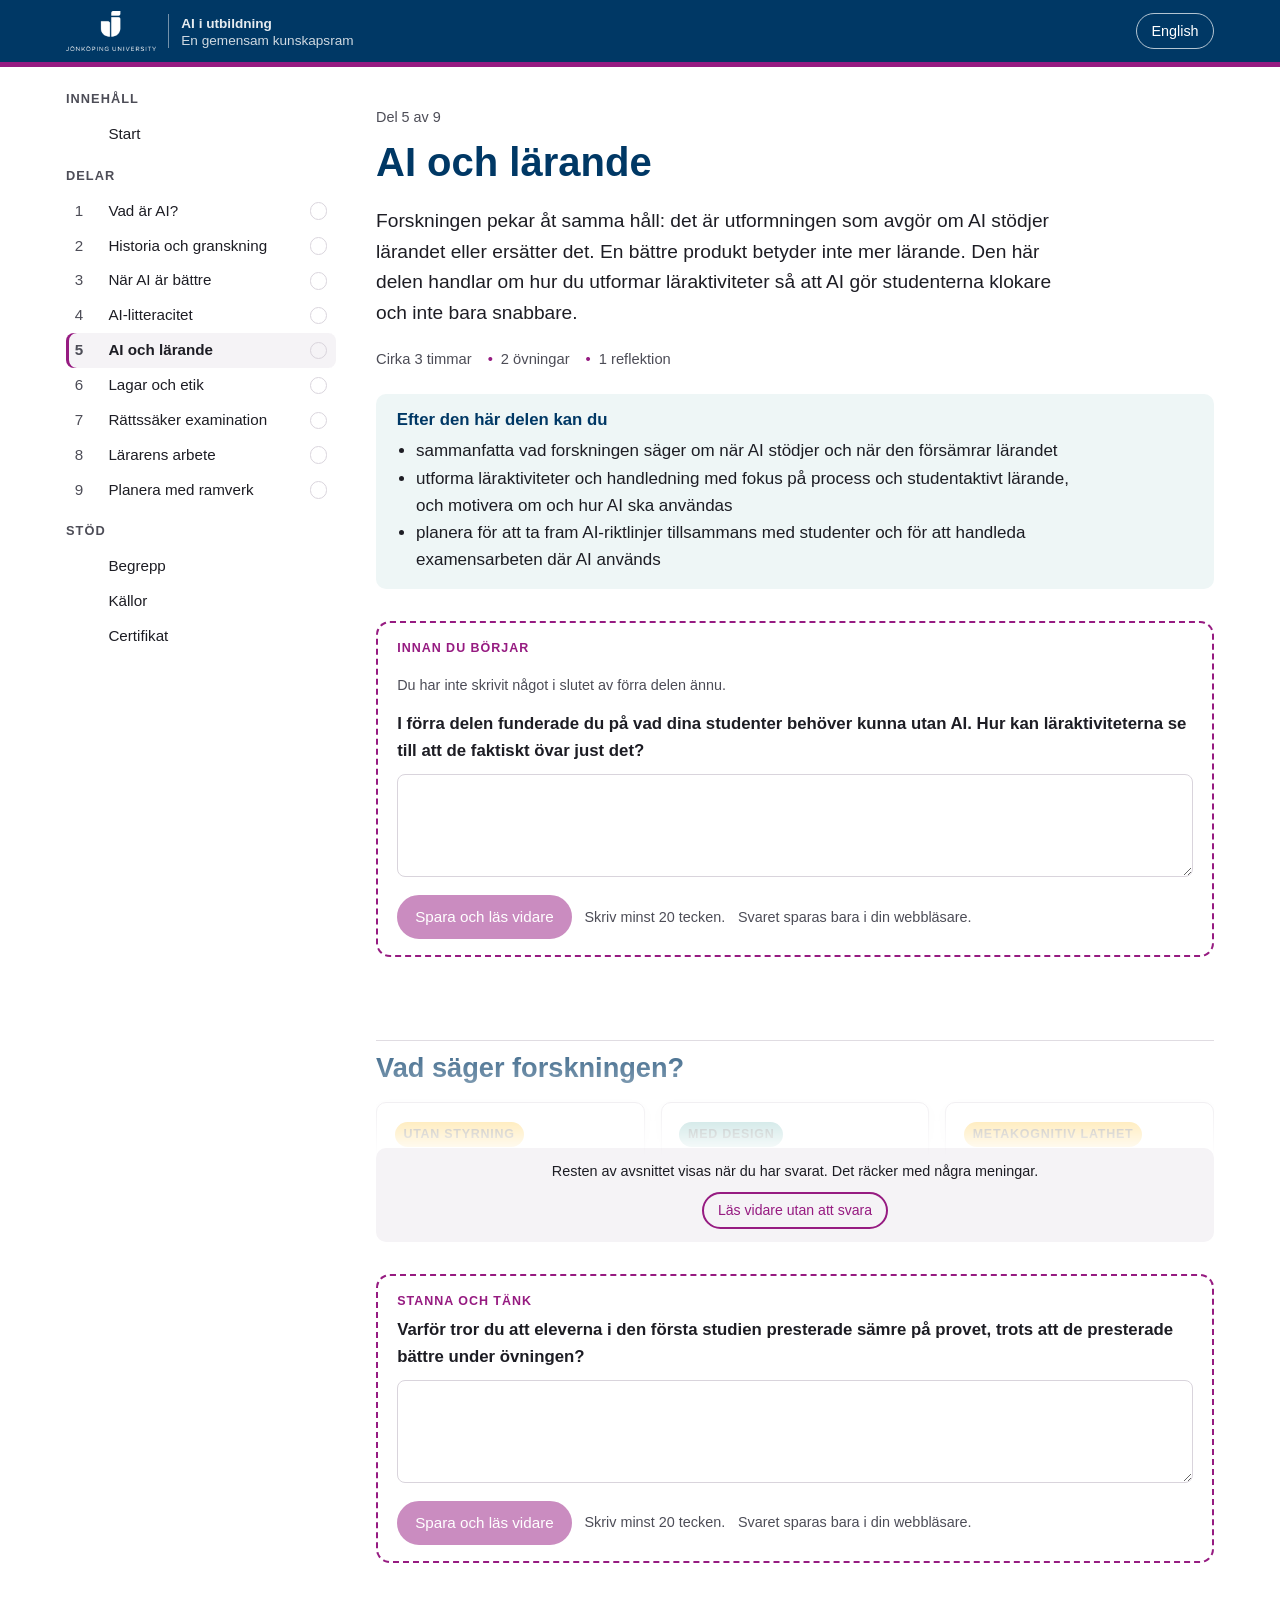
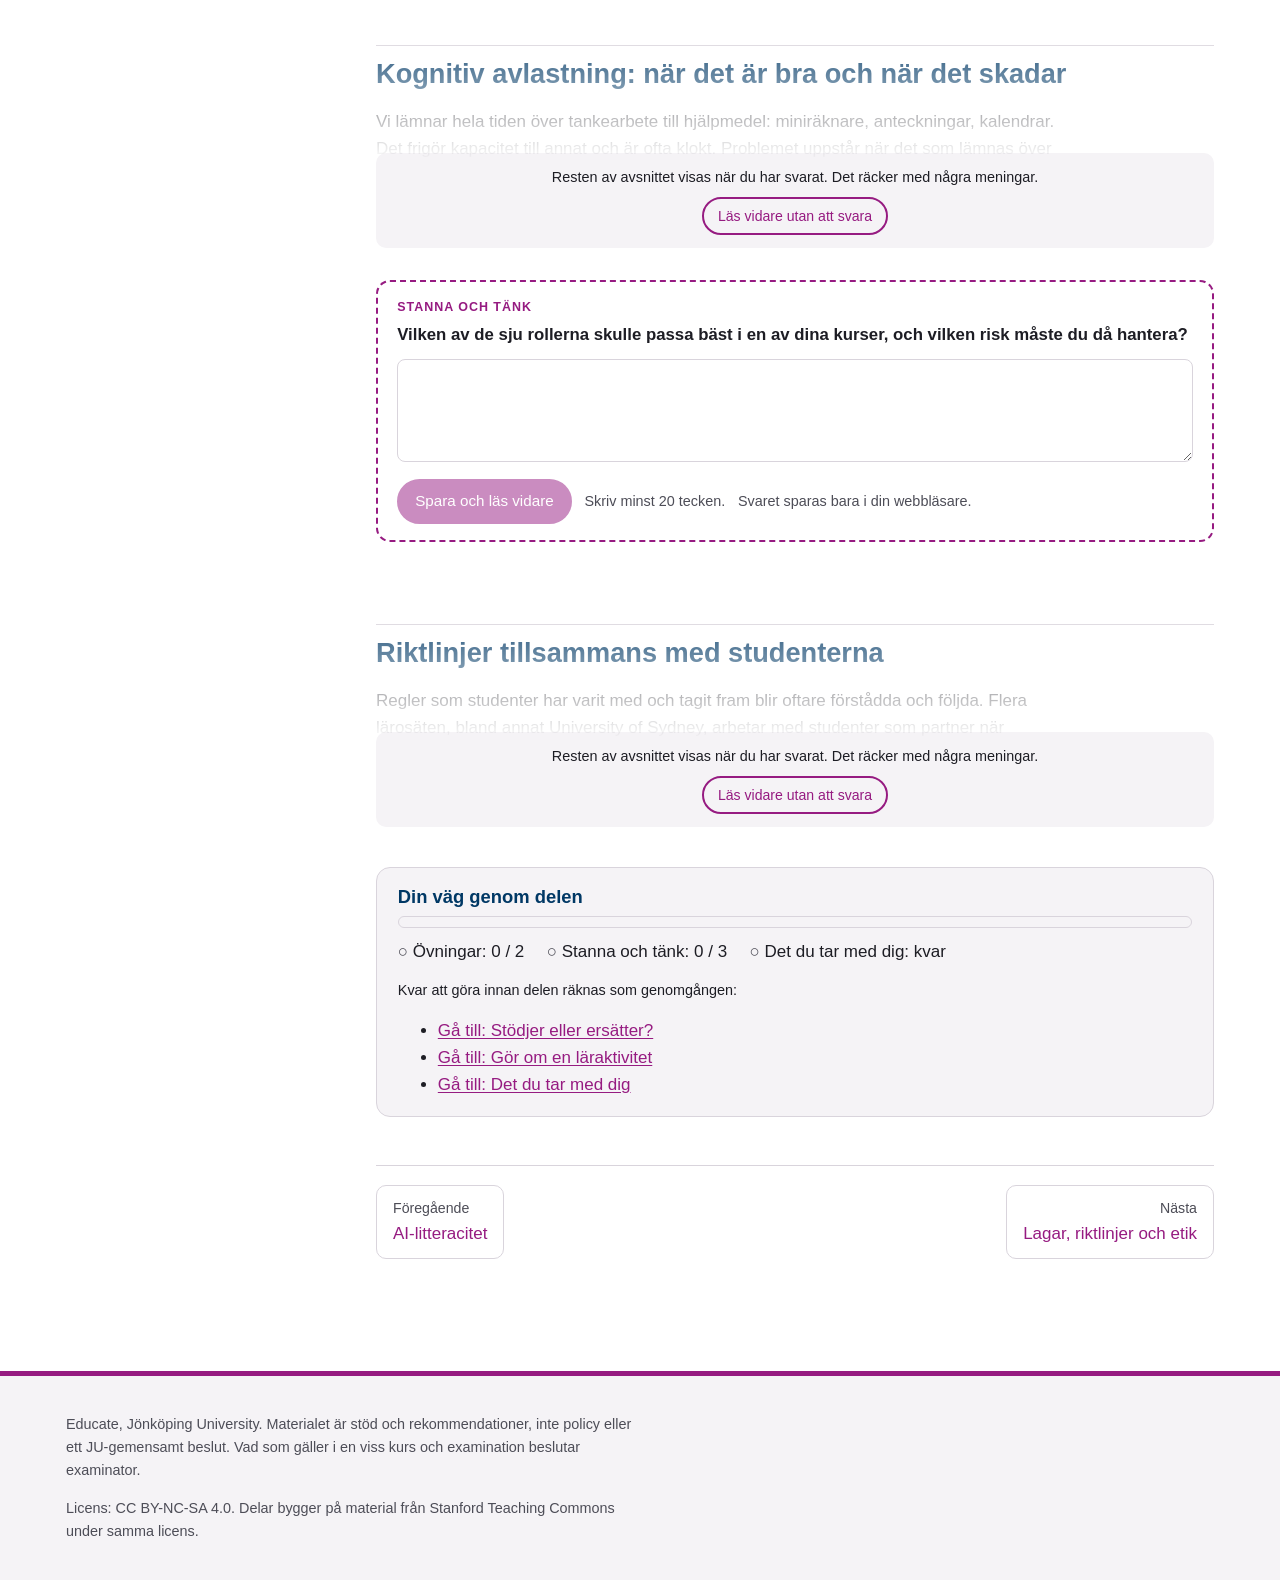
<file: ai-och-larande.html>
<!doctype html>
<html lang="sv" data-lang="sv">
<head>
<meta charset="utf-8">
<meta name="viewport" content="width=device-width, initial-scale=1">
<title data-sv="AI och lärande | AI i utbildning" data-en="AI and learning | AI in education">AI och lärande | AI i utbildning</title>
<meta name="description" content="När AI stödjer lärandet och när den tar över tankearbetet. Riktlinjer med studenter och handledning av examensarbeten.">
<link rel="stylesheet" href="assets/style.css">
<script>(function(){try{var q=new URLSearchParams(location.search).get('lang');var l=q||JSON.parse(localStorage.getItem('aiu:lang')||'"sv"');if(l==='en'){document.documentElement.lang='en';document.documentElement.dataset.lang='en';}}catch(e){}})();</script>
<script src="assets/app.js" defer></script>
</head>
<body data-page="ai-och-larande">
<a class="skip" href="#main"><span class="l-sv">Hoppa till innehållet</span><span class="l-en">Skip to content</span></a>
<header class="top">
  <div class="top-inner">
    <a class="brand" href="index.html" data-internal>
      <img class="brand-logo" src="assets/ju-logo-white.png" alt="Jönköping University" width="90" height="40">
      <span class="brand-text"><strong><span class="l-sv">AI i utbildning</span><span class="l-en">AI in education</span></strong>
      <span><span class="l-sv">En gemensam kunskapsram</span><span class="l-en">A shared knowledge base</span></span></span>
    </a>
    <div class="top-actions">
      <button type="button" class="btn-top menu-btn" id="menuBtn" aria-controls="side" aria-expanded="false">Meny</button>
      <button type="button" class="btn-top" id="langBtn" lang="en" aria-label="Switch to English">English</button>
    </div>
  </div>
</header>
<div class="layout">
<nav class="side" id="side" aria-labelledby="navTitle"><h2 id="navTitle"><span class="l-sv">Innehåll</span><span class="l-en">Contents</span></h2><ol><li><a href="index.html" data-internal data-page="index"><span class="num" aria-hidden="true"></span><span><span class="l-sv">Start</span><span class="l-en">Start</span></span><span></span></a></li></ol><h2 class="group"><span class="l-sv">Delar</span><span class="l-en">Parts</span></h2><ol><li><a href="vad-ar-ai.html" data-internal data-page="vad-ar-ai"><span class="num" aria-hidden="true">1</span><span><span class="l-sv">Vad är AI?</span><span class="l-en">What is AI?</span></span><span class="done" role="img"></span></a></li><li><a href="historia.html" data-internal data-page="historia"><span class="num" aria-hidden="true">2</span><span><span class="l-sv">Historia och granskning</span><span class="l-en">History and inspection</span></span><span class="done" role="img"></span></a></li><li><a href="nar-ai-ar-battre.html" data-internal data-page="nar-ai-ar-battre"><span class="num" aria-hidden="true">3</span><span><span class="l-sv">När AI är bättre</span><span class="l-en">When AI is better</span></span><span class="done" role="img"></span></a></li><li><a href="ai-litteracitet.html" data-internal data-page="ai-litteracitet"><span class="num" aria-hidden="true">4</span><span><span class="l-sv">AI-litteracitet</span><span class="l-en">AI literacy</span></span><span class="done" role="img"></span></a></li><li><a href="ai-och-larande.html" data-internal data-page="ai-och-larande" aria-current="page"><span class="num" aria-hidden="true">5</span><span><span class="l-sv">AI och lärande</span><span class="l-en">AI and learning</span></span><span class="done" role="img"></span></a></li><li><a href="lagar-och-etik.html" data-internal data-page="lagar-och-etik"><span class="num" aria-hidden="true">6</span><span><span class="l-sv">Lagar och etik</span><span class="l-en">Law and ethics</span></span><span class="done" role="img"></span></a></li><li><a href="rattssaker-examination.html" data-internal data-page="rattssaker-examination"><span class="num" aria-hidden="true">7</span><span><span class="l-sv">Rättssäker examination</span><span class="l-en">Legally secure examination</span></span><span class="done" role="img"></span></a></li><li><a href="lararens-arbete.html" data-internal data-page="lararens-arbete"><span class="num" aria-hidden="true">8</span><span><span class="l-sv">Lärarens arbete</span><span class="l-en">The teacher's work</span></span><span class="done" role="img"></span></a></li><li><a href="planera.html" data-internal data-page="planera"><span class="num" aria-hidden="true">9</span><span><span class="l-sv">Planera med ramverk</span><span class="l-en">Planning with frameworks</span></span><span class="done" role="img"></span></a></li></ol><h2 class="group"><span class="l-sv">Stöd</span><span class="l-en">Support</span></h2><ol><li><a href="begrepp.html" data-internal data-page="begrepp"><span class="num" aria-hidden="true"></span><span><span class="l-sv">Begrepp</span><span class="l-en">Glossary</span></span><span></span></a></li><li><a href="kallor.html" data-internal data-page="kallor"><span class="num" aria-hidden="true"></span><span><span class="l-sv">Källor</span><span class="l-en">Sources</span></span><span></span></a></li><li><a href="certifikat.html" data-internal data-page="certifikat"><span class="num" aria-hidden="true"></span><span><span class="l-sv">Certifikat</span><span class="l-en">Certificate</span></span><span></span></a></li></ol></nav>
<main id="main" tabindex="-1">
<div class="l-sv" lang="sv">
  <p class="crumbs">Del 5 av 9</p>
  <h1>AI och lärande</h1>
  <p class="lead">Forskningen pekar åt samma håll: det är utformningen som avgör om AI stödjer lärandet eller ersätter det. En bättre produkt betyder inte mer lärande. Den här delen handlar om hur du utformar läraktiviteter så att AI gör studenterna klokare och inte bara snabbare.</p>
  <div class="meta-row"><span>Cirka 3 timmar</span><span>2 övningar</span><span>1 reflektion</span></div>

  <section class="goals" aria-labelledby="g5sv">
    <h2 id="g5sv">Efter den här delen kan du</h2>
    <ul>
      <li>sammanfatta vad forskningen säger om när AI stödjer och när den försämrar lärandet</li>
      <li>utforma läraktiviteter och handledning med fokus på process och studentaktivt lärande, och motivera om och hur AI ska användas</li>
      <li>planera för att ta fram AI-riktlinjer tillsammans med studenter och för att handleda examensarbeten där AI används</li>
    </ul>
  </section>
  <div class="gate" data-kind="bridge"><script type="application/json">{"q": "I förra delen funderade du på vad dina studenter behöver kunna utan AI. Hur kan läraktiviteterna se till att de faktiskt övar just det?", "prev": "ai-litteracitet"}</script></div>


  <h2>Vad säger forskningen?</h2>
  <div class="grid">
    <div class="card"><span class="tag y">Utan styrning</span><h3>Bättre under övningen, sämre efteråt</h3><p>I en randomiserad studie med omkring 1 000 gymnasieelever i matematik förbättrade fri tillgång till en AI-chatt resultaten under övningen med 48 procent. På provet efteråt, utan AI, presterade samma elever 17 procent sämre än kontrollgruppen. Elever som fick en AI-handledare som gav ledtrådar i stället för svar presterade inte sämre.</p><p class="small muted">Bastani m.fl. (2025)</p></div>
    <div class="card"><span class="tag">Med design</span><h3>En genomtänkt AI-handledare kan stärka lärandet</h3><p>I en randomiserad studie i en introduktionskurs i fysik lärde sig studenter mer med en AI-handledare byggd efter principer för aktivt lärande och återkoppling än i lärarledd aktiv undervisning. Resultatet gäller just en sådan design.</p><p class="small muted">Kestin m.fl. (2025)</p></div>
    <div class="card"><span class="tag y">Metakognitiv lathet</span><h3>Bättre text, inte mer lärande</h3><p>Studenter som fick stöd av en chattjänst i en skrivuppgift förbättrade sina texter mest, men lärde sig inte mer än andra. Forskarna varnar för att studenten lämnar över planering och självvärdering till verktyget.</p><p class="small muted">Fan m.fl. (2025)</p></div>
    <div class="card"><span class="tag y">Kognitiv avlastning</span><h3>Ju mer man lämnar över, desto mindre kritiskt tänkande</h3><p>I en enkät- och intervjustudie med 666 deltagare hängde flitig användning av AI-verktyg samman med mer kognitiv avlastning och svagare kritiskt tänkande, särskilt bland yngre deltagare. Studien visar samband, inte orsak.</p><p class="small muted">Gerlich (2025)</p></div>
  </div>
  <p>Slutsatsen för dig som lärare: <strong>bestäm vad studenterna ska lära sig, och utforma användningen av AI så att den kräver att de tänker själva.</strong></p>

    <div class="gate" data-kind="pause"><script type="application/json">{"q": "Varför tror du att eleverna i den första studien presterade sämre på provet, trots att de presterade bättre under övningen?"}</script></div>
  <h2>Kognitiv avlastning: när det är bra och när det skadar</h2>
  <p>Vi lämnar hela tiden över tankearbete till hjälpmedel: miniräknare, anteckningar, kalendrar. Det frigör kapacitet till annat och är ofta klokt. Problemet uppstår när det som lämnas över är just det studenten ska lära sig. Lärande kräver ansträngning. Forskningen om önskvärda svårigheter visar att det som känns svårt under övningen, som att själv försöka minnas, formulera och lösa, ofta är det som ger bestående kunskap.</p>
  <div class="pair">
    <h3>Avlastning som skadar</h3>
    <div class="prob"><span class="lbl">Problem</span><p>En student låter AI sammanfatta kurslitteraturen inför ett seminarium. Sammanfattningen är bra, men studenten har aldrig själv brottats med texten och kan inte resonera om den.</p></div>
    <div class="sol"><span class="lbl">Lösning</span><p>Låt studenten skriva en egen kort sammanfattning först, och sedan jämföra med en AI-sammanfattning: vad saknas, vad är fel, vad är bättre? Jämförelsen blir lärandet.</p></div>
  </div>
  <div class="pair">
    <h3>Avlastning som hjälper</h3>
    <div class="prob"><span class="lbl">Utmaning</span><p>I en kurs i dataanalys fastnar studenterna i felmeddelanden i koden och hinner inte arbeta med själva analysen.</p></div>
    <div class="sol"><span class="lbl">Lösning</span><p>Tillåt AI för felsökning, men kräv att studenten förklarar vad felet var och varför lösningen fungerar. Avlastningen gäller det som inte är lärandemålet.</p></div>
  </div>

  <h2>Sex principer för läraktiviteter med AI</h2>
  <ol>
    <li><strong>Utgå från lärandemålet.</strong> Vad ska studenten kunna efteråt, och kan AI hjälpa eller stjälpa just det?</li>
    <li><strong>Tänk själv först.</strong> Låt studenten formulera en egen idé, lösning eller ett utkast innan AI används (I &gt; AI &gt; I).</li>
    <li><strong>Låt AI ställa frågor, inte ge svar.</strong> Ge studenterna en färdig instruktion till verktyget som säger att det ska leda med frågor och ledtrådar.</li>
    <li><strong>Gör granskningen till uppgiften.</strong> Låt studenterna kontrollera påståenden, hitta fel och motivera vad de tar till sig och vad de avstår från.</li>
    <li><strong>Gör processen synlig.</strong> Utkast, loggar och korta reflektioner visar lärandet och ger underlag för återkoppling.</li>
    <li><strong>Pröva överföring utan stöd.</strong> Låt studenten visa att kunskapen finns kvar när verktyget inte finns.</li>
  </ol>

  <h2>Sju roller för AI i undervisningen</h2>
  <p>Ethan Mollick och Lilach Mollick beskriver sju roller som AI kan ha. Rollerna hjälper dig att välja hur AI ska användas och vad studenterna ska lära sig av det.</p>
  <div class="table-wrap">
  <table>
    <caption>Sju roller, med ett exempel och något att tänka på</caption>
    <thead><tr><th scope="col">Roll</th><th scope="col">Exempel</th><th scope="col">Tänk på</th></tr></thead>
    <tbody>
      <tr><th scope="row">Mentor</th><td>Studenten ber om återkoppling på ett utkast utifrån kursens kriterier och redovisar vad hon ändrade och varför.</td><td>Studentens värdering av återkopplingen är lärandet.</td></tr>
      <tr><th scope="row">Handledare</th><td>AI leder studenten vidare med frågor när hon kört fast i en övningsuppgift.</td><td>Pröva själv först. Komplettera, ersätt inte.</td></tr>
      <tr><th scope="row">Coach</th><td>AI ställer reflektionsfrågor efter ett grupprojekt, och studenten skriver reflektionen själv.</td><td>Låt AI ställa frågorna, inte skriva svaren.</td></tr>
      <tr><th scope="row">Lagkamrat</th><td>En grupp ber AI hitta svagheter i sin projektplan och väljer själv vilka invändningar som ska tas på allvar.</td><td>Gruppen fattar besluten.</td></tr>
      <tr><th scope="row">Student</th><td>AI spelar nybörjare och studenten övar på att förklara ett begrepp.</td><td>Studenten måste kunna avgöra när AI:s missförstånd är rimliga.</td></tr>
      <tr><th scope="row">Simulator</th><td>Studenter övar ett svårt samtal med AI i rollen som patient eller klient.</td><td>Simuleringen kan förstärka stereotyper. Följ upp tillsammans.</td></tr>
      <tr><th scope="row">Verktyg</th><td>Studenten använder AI för en avgränsad del av arbetet som inte är lärandemålet.</td><td>Var tydlig med var gränsen går.</td></tr>
    </tbody>
  </table>
  </div>

  <div class="ex" data-type="sort">
    <script type="application/json">{
      "badge": "Sortera", "title": "Stödjer eller ersätter?",
      "intro": "Bedöm om aktiviteten sannolikt stödjer lärandet eller riskerar att ersätta det. Tänk på vad lärandemålet troligen är.",
      "categories": ["Stödjer lärandet", "Riskerar att ersätta lärandet"],
      "items": [
        {"t": "Studenten skriver en egen hypotes, ber AI om tre motargument och skriver sedan hur hon bemöter dem.", "c": 0, "fb": "Studenten tänker först och värderar sist. AI utmanar."},
        {"t": "Studenten ber AI skriva en reflektion över sin praktik och lämnar in den efter små ändringar.", "c": 1, "fb": "Reflektionen är själva lärandet. Här lämnas den över helt."},
        {"t": "Studenten får en text med inbyggda fel, framtagen med AI, och ska hitta och förklara felen.", "c": 0, "fb": "Felsökning kräver ämneskunskap och gör granskningen till uppgiften."},
        {"t": "Studenten ber AI lösa övningsuppgifterna och läser lösningarna inför tentamen.", "c": 1, "fb": "Att läsa lösningar ger en känsla av förståelse men lite övning. Bastani m.fl. visar just den effekten."},
        {"t": "Studenten övar ett samtal med en simulerad klient och analyserar sedan samtalet med en modell från kursen.", "c": 0, "fb": "Simulering med efterföljande analys är ett väl belagt sätt att träna komplexa färdigheter."},
        {"t": "Studenten låter AI sammanfatta alla artiklar och skriver litteraturöversikten utifrån sammanfattningarna.", "c": 1, "fb": "Studenten har inte läst källorna själv och kan inte ta ansvar för översikten. Risken för fel och påhittade uppgifter är stor."},
        {"t": "Studenten använder AI för att få grammatiska fel markerade i en text hon själv har skrivit, och rättar dem själv.", "c": 0, "fb": "Om lärandemålet inte är grammatik är det en rimlig avlastning, och studenten gör rättningen själv."},
        {"t": "Studenten ber AI ställa frågor till henne om ett begrepp tills hon kan förklara det med egna ord.", "c": 0, "fb": "AI som frågar i stället för att svara."}
      ]
    }</script>
  </div>

    <div class="gate" data-kind="pause"><script type="application/json">{"q": "Vilken av de sju rollerna skulle passa bäst i en av dina kurser, och vilken risk måste du då hantera?"}</script></div>
  <h2>Riktlinjer tillsammans med studenterna</h2>
  <p>Regler som studenter har varit med och tagit fram blir oftare förstådda och följda. Flera lärosäten, bland annat University of Sydney, arbetar med studenter som partner när vägledning om AI tas fram. Det går också att göra i en enskild kurs.</p>
  <div class="box">
    <span class="box-title">Ett upplägg för ett seminarium</span>
    <ol>
      <li><strong>Utgångspunkt.</strong> Presentera kursens lärandemål och examinationens syfte. Förklara vad som inte är förhandlingsbart, till exempel lagkrav och vad som ska examineras utan stöd.</li>
      <li><strong>Erfarenheter.</strong> Låt studenterna berätta hur de använder AI i dag, utan värdering.</li>
      <li><strong>Gränsdragning.</strong> Låt grupper sortera konkreta användningar: hjälper lärandet, hindrar lärandet, beror på.</li>
      <li><strong>Formulering.</strong> Formulera tillsammans tre till fem principer för kursen.</li>
      <li><strong>Beslut.</strong> Examinator fattar beslutet och skriver in reglerna i instruktionerna. Studenterna ser hur deras förslag har tagits till vara.</li>
    </ol>
  </div>
  <div class="pair">
    <h3>Delaktighet utan att ge upp ansvaret</h3>
    <div class="prob"><span class="lbl">Problem</span><p>Studenterna föreslår att all AI ska vara tillåten i en uppgift där lärandemålet är att självständigt formulera en argumentation.</p></div>
    <div class="sol"><span class="lbl">Lösning</span><p>Förklara varför lärandemålet kräver eget formulerande, och låt studenterna föreslå hur AI kan användas i förarbetet. Beslutet är examinatorns, men motiveringen är gemensam.</p></div>
  </div>

  <h2>Handledning av examensarbeten</h2>
  <p>I examensarbetet är studentens självständighet central, arbetet pågår länge utan insyn, och det innehåller ofta forskningsdata. Det gör det till ett särskilt känsligt område.</p>
  <div class="pair">
    <h3>Vad är studentens eget bidrag?</h3>
    <div class="prob"><span class="lbl">Problem</span><p>En student har använt AI för litteratursökning, kodning av intervjuer och språkgranskning. Handledaren vet inte vad som är studentens eget.</p></div>
    <div class="sol"><span class="lbl">Lösning</span><p>Kom överens i början om vad AI får användas till i varje fas. Låt studenten föra en enkel logg över användningen och diskutera den vid handledningsmötena. Handledningen är det starkaste underlaget för att följa arbetet.</p></div>
  </div>
  <div class="pair">
    <h3>Forskningsdata i AI-verktyg</h3>
    <div class="prob"><span class="lbl">Problem</span><p>En student laddar upp intervjutranskript med personuppgifter i en kommersiell AI-tjänst för att få hjälp med analysen.</p></div>
    <div class="sol"><span class="lbl">Lösning</span><p>Gå igenom vad informationen får behandlas i redan när datahanteringen planeras, i linje med etikprövning, samtycke och datahanteringsplan. Analys av känsliga data kan kräva lokala verktyg eller andra metoder.</p></div>
  </div>
  <div class="pair">
    <h3>Källor som studenten inte har läst</h3>
    <div class="prob"><span class="lbl">Problem</span><p>Referenslistan innehåller källor som studenten har fått förslag på av AI men inte har läst, och några av dem finns inte.</p></div>
    <div class="sol"><span class="lbl">Lösning</span><p>Ställ kravet att varje källa ska vara läst i original, och be om sidhänvisningar. Fråga om enskilda källor vid handledning och vid seminarium.</p></div>
  </div>
  <div class="pair">
    <h3>Försvaret av arbetet</h3>
    <div class="prob"><span class="lbl">Problem</span><p>Texten är välskriven, men studenten kan inte förklara centrala val vid opponeringen.</p></div>
    <div class="sol"><span class="lbl">Lösning</span><p>Låt det muntliga försvaret och processen ingå i bedömningen, och beskriv det i instruktionerna från början. Då är det en del av examinationen och inte en efterhandskontroll.</p></div>
  </div>

  <h2>Likvärdighet och tillgänglighet</h2>
  <ul>
    <li><strong>Tillgång.</strong> Om en uppgift förutsätter ett verktyg ska den gå att lösa utan kostnad. Betalversioner kan ge fördelar som gratisversioner saknar.</li>
    <li><strong>Särskilt pedagogiskt stöd går före.</strong> En student med beslut om särskilt stöd använder de hjälpmedel beslutet ger rätt till, även när en regel begränsar samma funktion.</li>
    <li><strong>Språk.</strong> AI kan vara ett värdefullt stöd för den som studerar på ett andraspråk, men studenter som skriver på andraspråk pekas också oftare felaktigt ut av AI-detektorer.</li>
    <li><strong>Tydlighet.</strong> Oklara regler drabbar dem som inte vågar fråga. Skriv reglerna så att alla kan förstå dem.</li>
  </ul>

  <div class="ex" data-type="reflect">
    <script type="application/json">{
      "id": "larande", "badge": "Övning", "title": "Gör om en läraktivitet",
      "intro": "Välj en läraktivitet från en av dina kurser och gör om den med de sex principerna som stöd.",
      "fields": [
        {"label": "Läraktiviteten i dag och dess lärandemål"},
        {"label": "Hur kan AI stjälpa lärandet i aktiviteten?"},
        {"label": "Ny utformning: vad gör studenten själv först, vad gör AI, och hur värderar studenten resultatet?", "rows": 6},
        {"label": "Hur ser du att studenten har lärt sig, utan AI?"}
      ]
    }</script>
  </div>
  <div class="gate" data-kind="exit"><script type="application/json">{"q": "Vad är det viktigaste du tar med dig från den här delen? Formulera det så att du kan använda det i nästa del."}</script></div>
</div>

<div class="l-en" lang="en">
  <p class="crumbs">Part 5 of 9</p>
  <h1>AI and learning</h1>
  <p class="lead">Research points in the same direction: design decides whether AI supports learning or replaces it. A better product does not mean more learning. This part is about designing learning activities so that AI makes students wiser, not just faster.</p>
  <div class="meta-row"><span>About 3 hours</span><span>2 exercises</span><span>1 reflection</span></div>

  <section class="goals" aria-labelledby="g5en">
    <h2 id="g5en">After this part you can</h2>
    <ul>
      <li>summarise what research says about when AI supports and when it impairs learning</li>
      <li>design learning activities and supervision focused on process and active learning, and justify whether and how AI should be used</li>
      <li>plan for developing AI guidelines together with students and for supervising degree projects where AI is used</li>
    </ul>
  </section>
  <div class="gate" data-kind="bridge"><script type="application/json">{"q": "In the previous part you considered what your students need to be able to do without AI. How can learning activities make sure they actually practise exactly that?", "prev": "ai-litteracitet"}</script></div>


  <h2>What does research say?</h2>
  <div class="grid">
    <div class="card"><span class="tag y">Without guardrails</span><h3>Better during practice, worse afterwards</h3><p>In a randomised study with about 1,000 secondary school students in mathematics, free access to an AI chat improved results during practice by 48 per cent. On the test afterwards, without AI, the same students performed 17 per cent worse than the control group. Students given an AI tutor that offered hints instead of answers did not perform worse.</p><p class="small muted">Bastani et al. (2025)</p></div>
    <div class="card"><span class="tag">With design</span><h3>A well-designed AI tutor can strengthen learning</h3><p>In a randomised study in an introductory physics course, students learned more with an AI tutor built on principles of active learning and feedback than in teacher-led active learning. The result applies to such a design specifically.</p><p class="small muted">Kestin et al. (2025)</p></div>
    <div class="card"><span class="tag y">Metacognitive laziness</span><h3>Better text, not more learning</h3><p>Students supported by a chat service in a writing task improved their texts the most, but did not learn more than others. The researchers warn that students hand over planning and self-evaluation to the tool.</p><p class="small muted">Fan et al. (2025)</p></div>
    <div class="card"><span class="tag y">Cognitive offloading</span><h3>The more you hand over, the less critical thinking</h3><p>In a survey and interview study with 666 participants, frequent use of AI tools was associated with more cognitive offloading and weaker critical thinking, especially among younger participants. The study shows association, not cause.</p><p class="small muted">Gerlich (2025)</p></div>
  </div>
  <p>The conclusion for you as a teacher: <strong>decide what students should learn, and design the use of AI so that it requires them to think for themselves.</strong></p>

    <div class="gate" data-kind="pause"><script type="application/json">{"q": "Why do you think the students in the first study performed worse on the test, even though they performed better during practice?"}</script></div>
  <h2>Cognitive offloading: when it helps and when it harms</h2>
  <p>We constantly hand mental work over to aids: calculators, notes, calendars. It frees capacity for other things and is often wise. The problem arises when what is handed over is exactly what the student is supposed to learn. Learning requires effort. Research on desirable difficulties shows that what feels hard during practice, such as trying to recall, formulate and solve on your own, is often what produces lasting knowledge.</p>
  <div class="pair">
    <h3>Offloading that harms</h3>
    <div class="prob"><span class="lbl">Problem</span><p>A student lets AI summarise the course literature before a seminar. The summary is good, but the student never wrestled with the text and cannot reason about it.</p></div>
    <div class="sol"><span class="lbl">Solution</span><p>Have the student write a short summary of their own first, then compare it with an AI summary: what is missing, what is wrong, what is better? The comparison becomes the learning.</p></div>
  </div>
  <div class="pair">
    <h3>Offloading that helps</h3>
    <div class="prob"><span class="lbl">Challenge</span><p>In a data analysis course, students get stuck on error messages in their code and never get to the analysis itself.</p></div>
    <div class="sol"><span class="lbl">Solution</span><p>Allow AI for debugging, but require the student to explain what the error was and why the fix works. The offloading concerns what is not the learning outcome.</p></div>
  </div>

  <h2>Six principles for learning activities with AI</h2>
  <ol>
    <li><strong>Start from the learning outcome.</strong> What should the student be able to do afterwards, and can AI help or hinder exactly that?</li>
    <li><strong>Think first.</strong> Let the student formulate an idea, solution or draft of their own before AI is used (I &gt; AI &gt; I).</li>
    <li><strong>Let AI ask, not answer.</strong> Give students a ready-made instruction for the tool telling it to lead with questions and hints.</li>
    <li><strong>Make review the task.</strong> Let students check claims, find errors and justify what they accept and what they reject.</li>
    <li><strong>Make the process visible.</strong> Drafts, logs and short reflections show learning and provide a basis for feedback.</li>
    <li><strong>Test transfer without support.</strong> Let the student show that the knowledge remains when the tool is not there.</li>
  </ol>

  <h2>Seven roles for AI in teaching</h2>
  <p>Ethan Mollick and Lilach Mollick describe seven roles AI can play. The roles help you choose how AI should be used and what students should learn from it.</p>
  <div class="table-wrap">
  <table>
    <caption>Seven roles, with an example and something to consider</caption>
    <thead><tr><th scope="col">Role</th><th scope="col">Example</th><th scope="col">Consider</th></tr></thead>
    <tbody>
      <tr><th scope="row">Mentor</th><td>The student asks for feedback on a draft based on the course criteria and reports what she changed and why.</td><td>The student's evaluation of the feedback is the learning.</td></tr>
      <tr><th scope="row">Tutor</th><td>AI leads the student on with questions when she is stuck on an exercise.</td><td>Try it yourself first. Complement, do not replace.</td></tr>
      <tr><th scope="row">Coach</th><td>AI asks reflective questions after a group project, and the student writes the reflection herself.</td><td>Let AI ask the questions, not write the answers.</td></tr>
      <tr><th scope="row">Teammate</th><td>A group asks AI to find weaknesses in its project plan and chooses which objections to take seriously.</td><td>The group makes the decisions.</td></tr>
      <tr><th scope="row">Student</th><td>AI plays a novice and the student practises explaining a concept.</td><td>The student must be able to tell when AI's misunderstandings are plausible.</td></tr>
      <tr><th scope="row">Simulator</th><td>Students practise a difficult conversation with AI playing a patient or client.</td><td>The simulation may reinforce stereotypes. Follow up together.</td></tr>
      <tr><th scope="row">Tool</th><td>The student uses AI for a limited part of the work that is not the learning outcome.</td><td>Be clear about where the line goes.</td></tr>
    </tbody>
  </table>
  </div>

  <div class="ex" data-type="sort">
    <script type="application/json">{
      "badge": "Sort", "title": "Supports or replaces?",
      "intro": "Judge whether the activity is likely to support learning or risks replacing it. Consider what the learning outcome probably is.",
      "categories": ["Supports learning", "Risks replacing learning"],
      "items": [
        {"t": "The student writes her own hypothesis, asks AI for three counter-arguments and then writes how she responds to them.", "c": 0, "fb": "The student thinks first and evaluates last. AI challenges."},
        {"t": "The student asks AI to write a reflection on her placement and submits it after minor edits.", "c": 1, "fb": "The reflection is the learning itself. Here it is handed over entirely."},
        {"t": "The student receives a text with built-in errors, produced with AI, and has to find and explain the errors.", "c": 0, "fb": "Error-finding requires subject knowledge and makes review the task."},
        {"t": "The student asks AI to solve the practice problems and reads the solutions before the exam.", "c": 1, "fb": "Reading solutions gives a feeling of understanding but little practice. Bastani et al. show exactly this effect."},
        {"t": "The student practises a conversation with a simulated client and then analyses it using a model from the course.", "c": 0, "fb": "Simulation followed by analysis is a well-supported way to train complex skills."},
        {"t": "The student lets AI summarise all articles and writes the literature review from the summaries.", "c": 1, "fb": "The student has not read the sources and cannot take responsibility for the review. The risk of errors and invented information is high."},
        {"t": "The student uses AI to have grammatical errors marked in a text she wrote herself, and corrects them herself.", "c": 0, "fb": "If grammar is not the learning outcome, this is reasonable offloading, and the student does the correcting."},
        {"t": "The student asks AI to question her about a concept until she can explain it in her own words.", "c": 0, "fb": "AI that asks instead of answers."}
      ]
    }</script>
  </div>

    <div class="gate" data-kind="pause"><script type="application/json">{"q": "Which of the seven roles would fit best in one of your courses, and what risk would you then need to handle?"}</script></div>
  <h2>Guidelines together with students</h2>
  <p>Rules that students have helped develop are more often understood and followed. Several universities, including the University of Sydney, work with students as partners when developing guidance on AI. It can also be done in a single course.</p>
  <div class="box">
    <span class="box-title">A seminar plan</span>
    <ol>
      <li><strong>Starting point.</strong> Present the course learning outcomes and the purpose of the examination. Explain what is not negotiable, such as legal requirements and what must be examined without support.</li>
      <li><strong>Experiences.</strong> Let students describe how they use AI today, without judgement.</li>
      <li><strong>Drawing lines.</strong> Have groups sort concrete uses: helps learning, hinders learning, depends.</li>
      <li><strong>Formulation.</strong> Together, formulate three to five principles for the course.</li>
      <li><strong>Decision.</strong> The examiner decides and writes the rules into the instructions. Students see how their proposals were used.</li>
    </ol>
  </div>
  <div class="pair">
    <h3>Participation without giving up responsibility</h3>
    <div class="prob"><span class="lbl">Problem</span><p>Students propose that all AI should be allowed in a task where the learning outcome is to formulate an argument independently.</p></div>
    <div class="sol"><span class="lbl">Solution</span><p>Explain why the learning outcome requires their own formulation, and let students propose how AI can be used in the preparatory work. The decision is the examiner's, but the reasoning is shared.</p></div>
  </div>

  <h2>Supervising degree projects</h2>
  <p>In a degree project the student's independence is central, the work goes on for a long time without oversight, and it often involves research data. That makes it a particularly sensitive area.</p>
  <div class="pair">
    <h3>What is the student's own contribution?</h3>
    <div class="prob"><span class="lbl">Problem</span><p>A student has used AI for literature searching, coding interviews and language editing. The supervisor does not know what is the student's own.</p></div>
    <div class="sol"><span class="lbl">Solution</span><p>Agree at the start what AI may be used for in each phase. Have the student keep a simple log of use and discuss it at supervision meetings. Supervision is the strongest basis for following the work.</p></div>
  </div>
  <div class="pair">
    <h3>Research data in AI tools</h3>
    <div class="prob"><span class="lbl">Problem</span><p>A student uploads interview transcripts containing personal data to a commercial AI service for help with the analysis.</p></div>
    <div class="sol"><span class="lbl">Solution</span><p>Discuss where the information may be processed when data management is planned, in line with ethical review, consent and the data management plan. Analysis of sensitive data may require local tools or other methods.</p></div>
  </div>
  <div class="pair">
    <h3>Sources the student has not read</h3>
    <div class="prob"><span class="lbl">Problem</span><p>The reference list contains sources AI suggested that the student has not read, and some do not exist.</p></div>
    <div class="sol"><span class="lbl">Solution</span><p>Require that every source is read in the original, and ask for page references. Ask about individual sources in supervision and at the seminar.</p></div>
  </div>
  <div class="pair">
    <h3>Defending the work</h3>
    <div class="prob"><span class="lbl">Problem</span><p>The text is well written, but the student cannot explain key choices at the defence.</p></div>
    <div class="sol"><span class="lbl">Solution</span><p>Include the oral defence and the process in the assessment, and describe this in the instructions from the start. Then it is part of the examination, not an after-the-fact check.</p></div>
  </div>

  <h2>Equity and accessibility</h2>
  <ul>
    <li><strong>Access.</strong> If a task requires a tool, it must be possible to complete without cost. Paid versions may give advantages free versions lack.</li>
    <li><strong>Learning support decisions take precedence.</strong> A student with a decision on special educational support uses the aids that decision grants, even when a rule restricts the same function.</li>
    <li><strong>Language.</strong> AI can be valuable support for those studying in a second language, but second-language writers are also more often wrongly flagged by AI detectors.</li>
    <li><strong>Clarity.</strong> Unclear rules hurt those who do not dare to ask. Write rules everyone can understand.</li>
  </ul>

  <div class="ex" data-type="reflect">
    <script type="application/json">{
      "id": "larande", "badge": "Exercise", "title": "Redesign a learning activity",
      "intro": "Choose a learning activity from one of your courses and redesign it with the six principles as support.",
      "fields": [
        {"label": "The learning activity today and its learning outcome"},
        {"label": "How could AI hinder learning in the activity?"},
        {"label": "New design: what does the student do first, what does AI do, and how does the student evaluate the result?", "rows": 6},
        {"label": "How will you see that the student has learned, without AI?"}
      ]
    }</script>
  </div>
  <div class="gate" data-kind="exit"><script type="application/json">{"q": "What is the most important thing you take with you from this part? Phrase it so that you can use it in the next part."}</script></div>
</div>
<section class="journey" aria-live="polite"></section>
<nav class="pager" aria-label="Sidor / Pages"><a class="prev" href="ai-litteracitet.html" data-internal rel="prev"><small><span class="l-sv">Föregående</span><span class="l-en">Previous</span></small><span class="l-sv">AI-litteracitet</span><span class="l-en">AI literacy</span></a><a class="next" href="lagar-och-etik.html" data-internal rel="next"><small><span class="l-sv">Nästa</span><span class="l-en">Next</span></small><span class="l-sv">Lagar, riktlinjer och etik</span><span class="l-en">Law, guidelines and ethics</span></a></nav>
</main>
</div>
<footer class="site"><div class="inner">
<p><span class="l-sv">Educate, Jönköping University. Materialet är stöd och rekommendationer, inte policy eller ett JU-gemensamt beslut. Vad som gäller i en viss kurs och examination beslutar examinator.</span><span class="l-en">Educate, Jönköping University. The material is support and recommendations, not policy or a university-wide decision. What applies in a particular course and examination is decided by the examiner.</span></p>
<p><span class="l-sv">Licens: CC BY-NC-SA 4.0. Delar bygger på material från Stanford Teaching Commons under samma licens.</span><span class="l-en">Licence: CC BY-NC-SA 4.0. Parts build on material from Stanford Teaching Commons under the same licence.</span></p>
</div></footer>
</body>
</html>
</file>
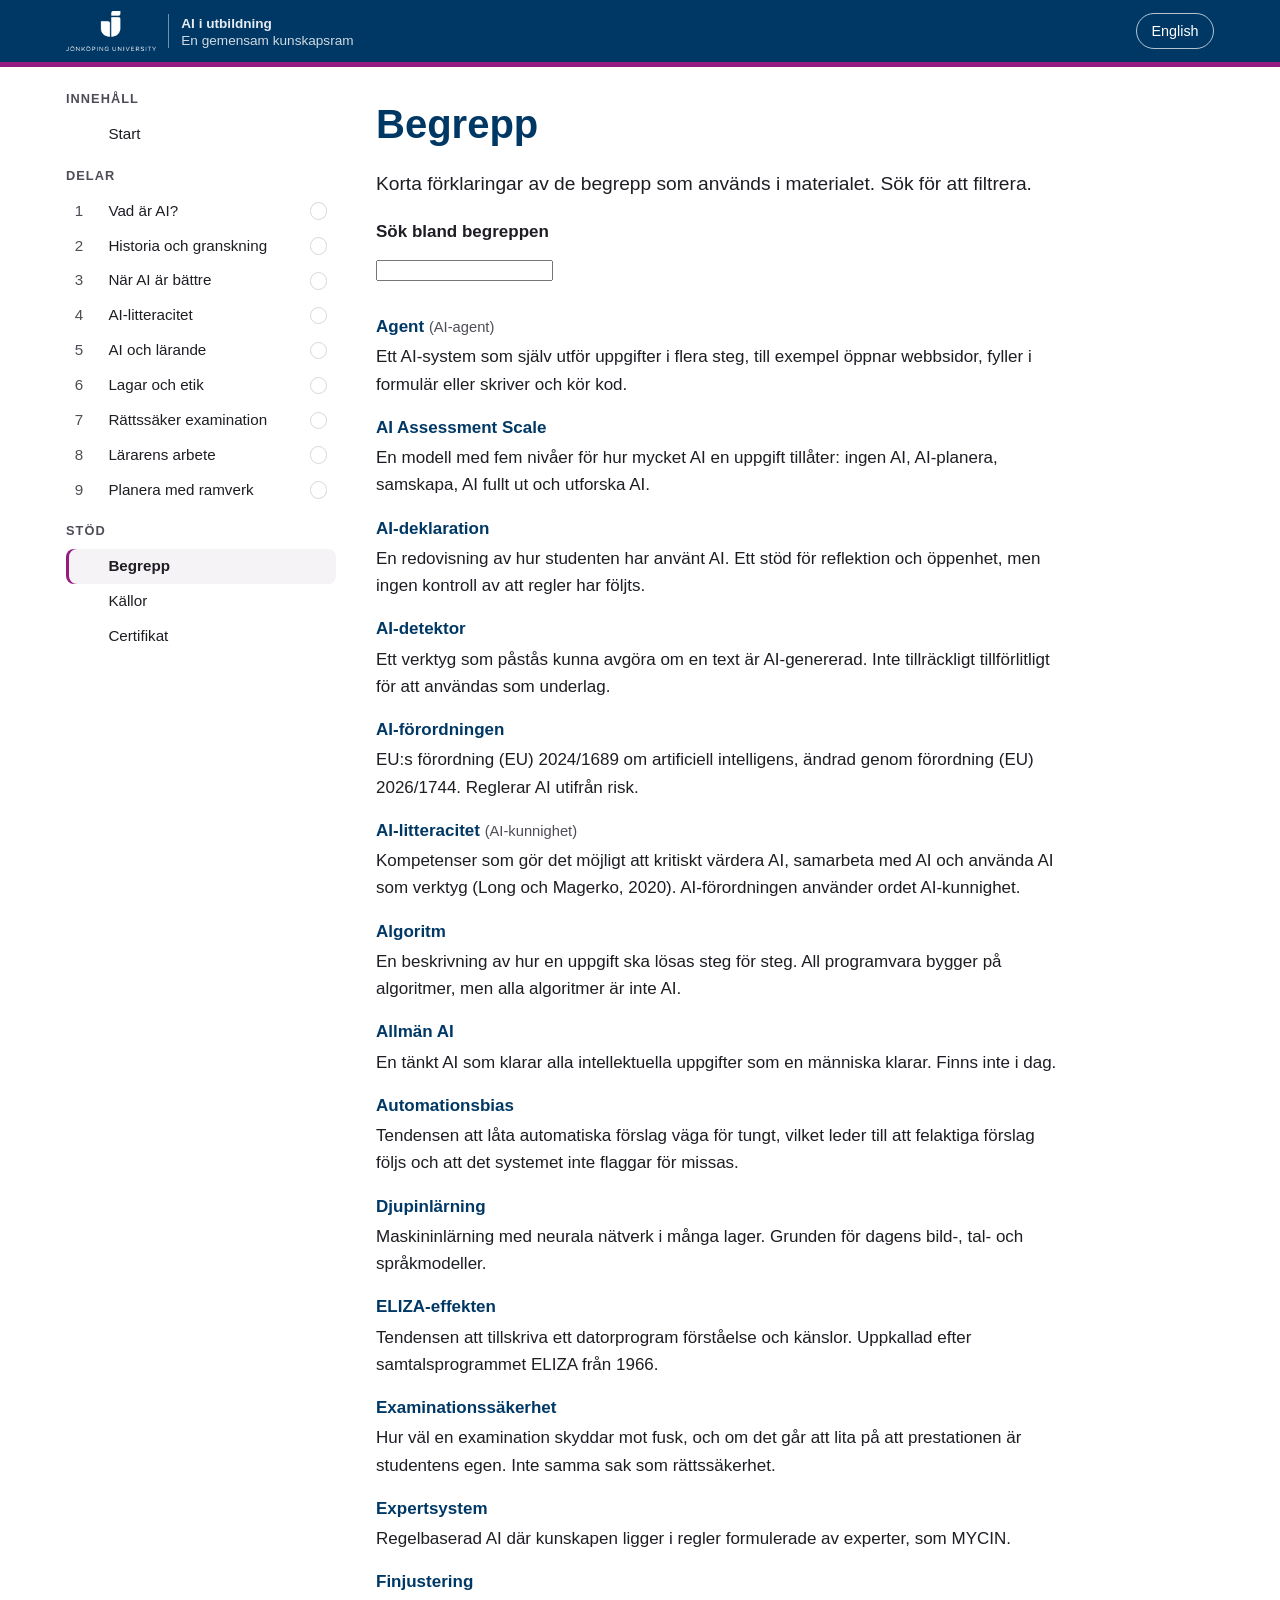
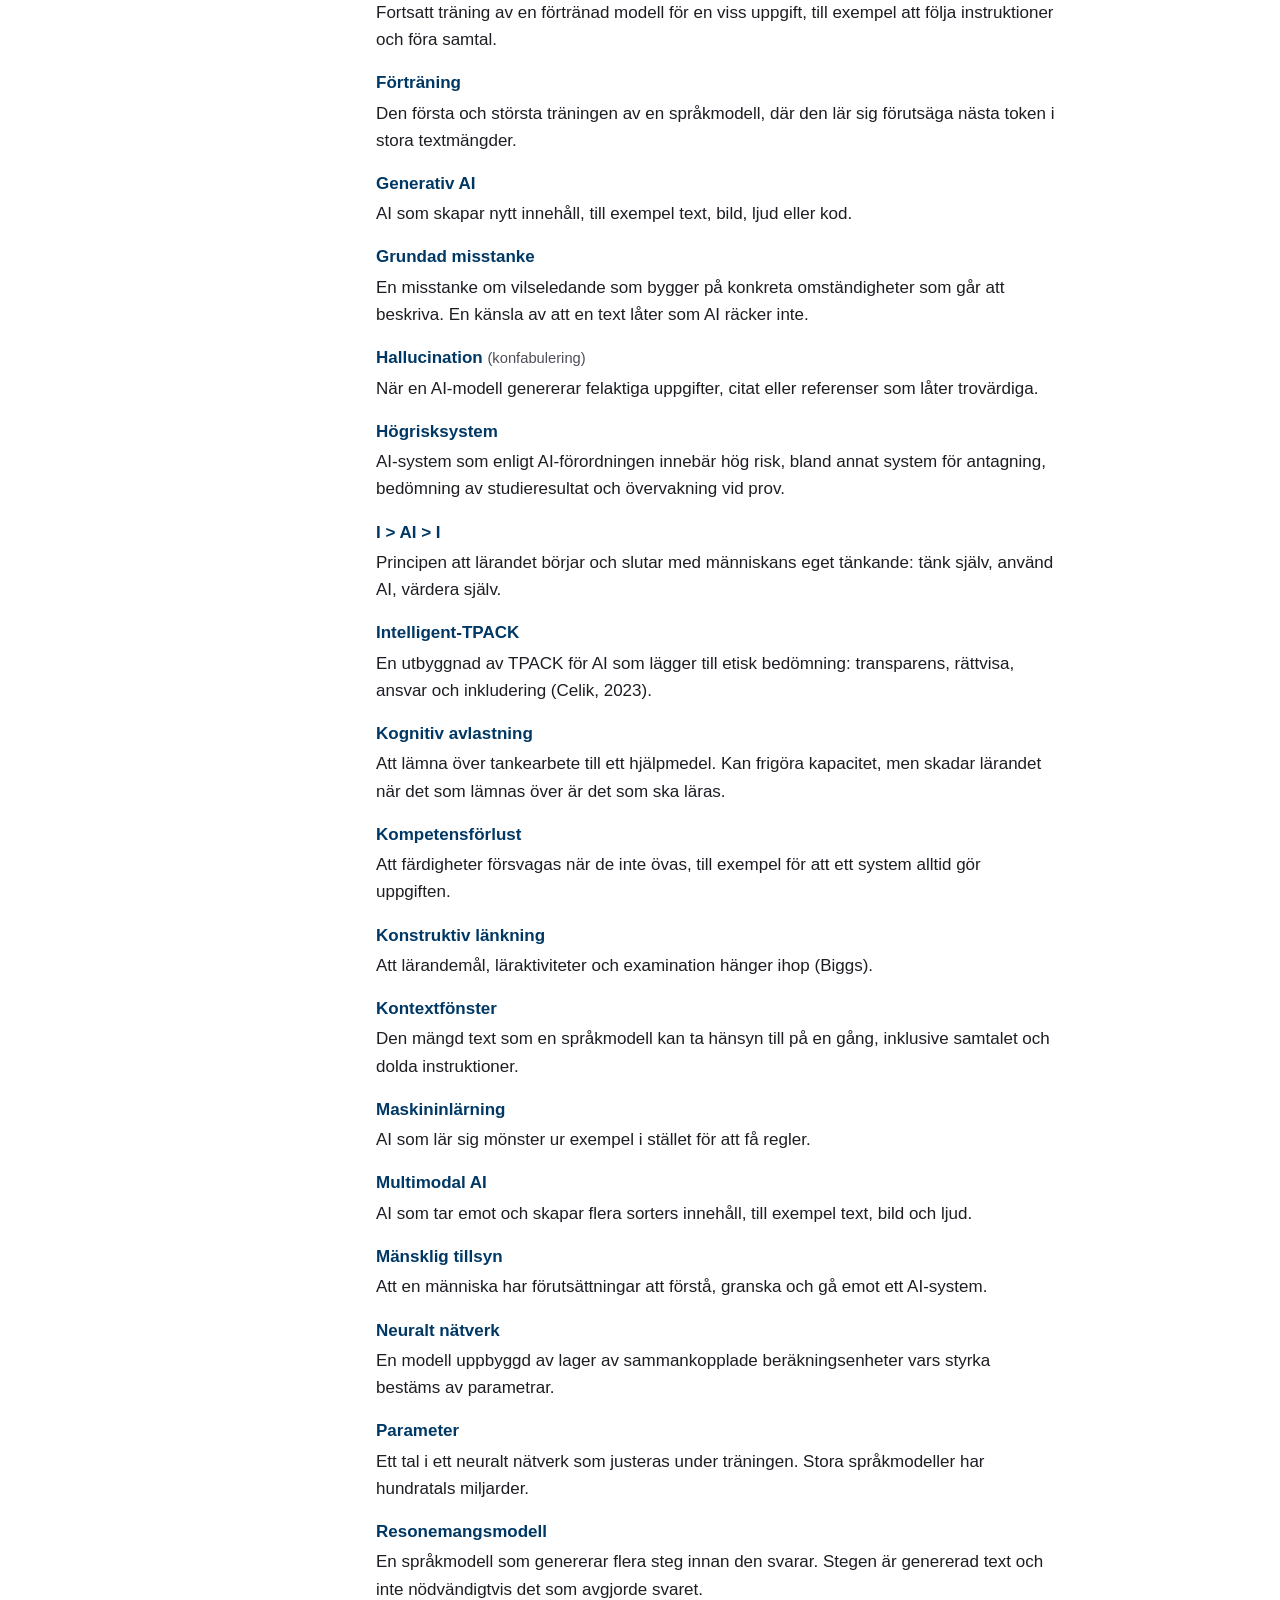
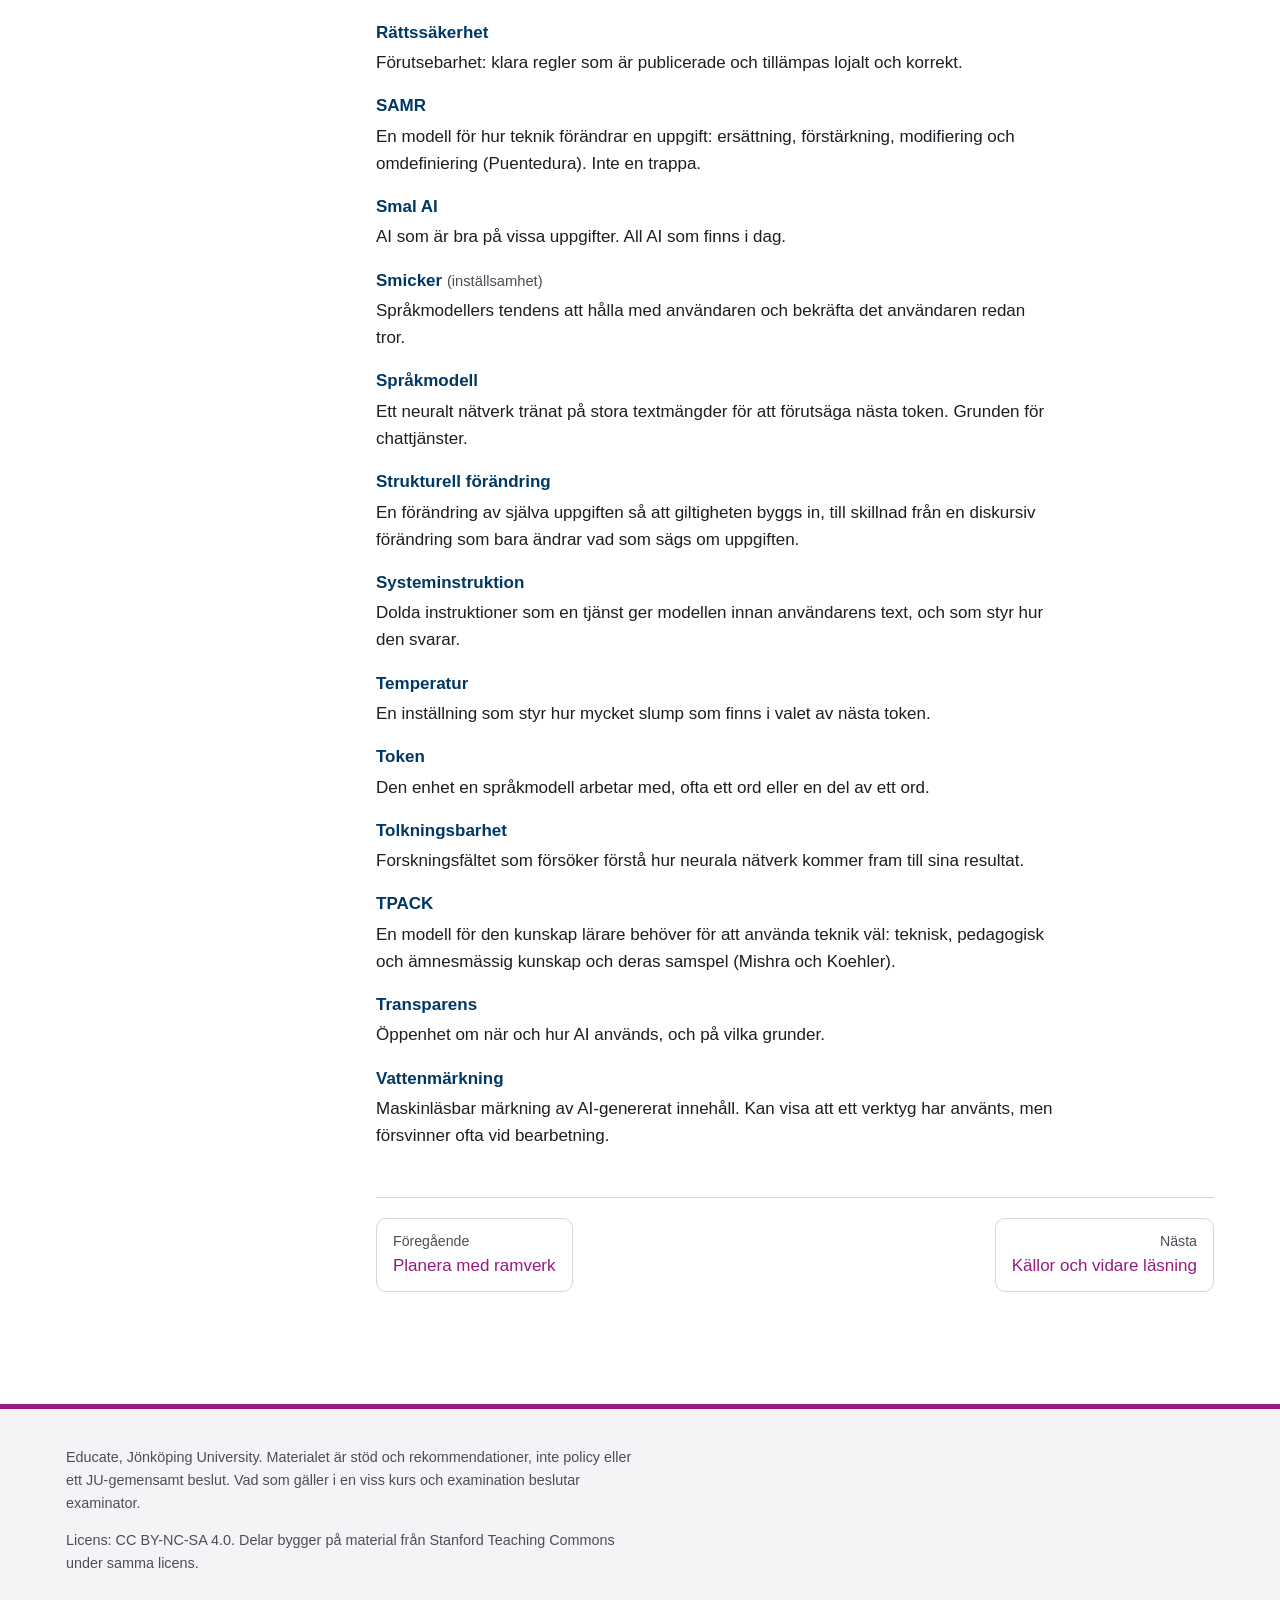
<file: begrepp.html>
<!doctype html>
<html lang="sv" data-lang="sv">
<head>
<meta charset="utf-8">
<meta name="viewport" content="width=device-width, initial-scale=1">
<title data-sv="Begrepp | AI i utbildning" data-en="Glossary | AI in education">Begrepp | AI i utbildning</title>
<meta name="description" content="Förklaringar av centrala begrepp om AI i utbildning.">
<link rel="stylesheet" href="assets/style.css">
<script>(function(){try{var q=new URLSearchParams(location.search).get('lang');var l=q||JSON.parse(localStorage.getItem('aiu:lang')||'"sv"');if(l==='en'){document.documentElement.lang='en';document.documentElement.dataset.lang='en';}}catch(e){}})();</script>
<script src="assets/app.js" defer></script>
</head>
<body data-page="begrepp">
<a class="skip" href="#main"><span class="l-sv">Hoppa till innehållet</span><span class="l-en">Skip to content</span></a>
<header class="top">
  <div class="top-inner">
    <a class="brand" href="index.html" data-internal>
      <img class="brand-logo" src="assets/ju-logo-white.png" alt="Jönköping University" width="90" height="40">
      <span class="brand-text"><strong><span class="l-sv">AI i utbildning</span><span class="l-en">AI in education</span></strong>
      <span><span class="l-sv">En gemensam kunskapsram</span><span class="l-en">A shared knowledge base</span></span></span>
    </a>
    <div class="top-actions">
      <button type="button" class="btn-top menu-btn" id="menuBtn" aria-controls="side" aria-expanded="false">Meny</button>
      <button type="button" class="btn-top" id="langBtn" lang="en" aria-label="Switch to English">English</button>
    </div>
  </div>
</header>
<div class="layout">
<nav class="side" id="side" aria-labelledby="navTitle"><h2 id="navTitle"><span class="l-sv">Innehåll</span><span class="l-en">Contents</span></h2><ol><li><a href="index.html" data-internal data-page="index"><span class="num" aria-hidden="true"></span><span><span class="l-sv">Start</span><span class="l-en">Start</span></span><span></span></a></li></ol><h2 class="group"><span class="l-sv">Delar</span><span class="l-en">Parts</span></h2><ol><li><a href="vad-ar-ai.html" data-internal data-page="vad-ar-ai"><span class="num" aria-hidden="true">1</span><span><span class="l-sv">Vad är AI?</span><span class="l-en">What is AI?</span></span><span class="done" role="img"></span></a></li><li><a href="historia.html" data-internal data-page="historia"><span class="num" aria-hidden="true">2</span><span><span class="l-sv">Historia och granskning</span><span class="l-en">History and inspection</span></span><span class="done" role="img"></span></a></li><li><a href="nar-ai-ar-battre.html" data-internal data-page="nar-ai-ar-battre"><span class="num" aria-hidden="true">3</span><span><span class="l-sv">När AI är bättre</span><span class="l-en">When AI is better</span></span><span class="done" role="img"></span></a></li><li><a href="ai-litteracitet.html" data-internal data-page="ai-litteracitet"><span class="num" aria-hidden="true">4</span><span><span class="l-sv">AI-litteracitet</span><span class="l-en">AI literacy</span></span><span class="done" role="img"></span></a></li><li><a href="ai-och-larande.html" data-internal data-page="ai-och-larande"><span class="num" aria-hidden="true">5</span><span><span class="l-sv">AI och lärande</span><span class="l-en">AI and learning</span></span><span class="done" role="img"></span></a></li><li><a href="lagar-och-etik.html" data-internal data-page="lagar-och-etik"><span class="num" aria-hidden="true">6</span><span><span class="l-sv">Lagar och etik</span><span class="l-en">Law and ethics</span></span><span class="done" role="img"></span></a></li><li><a href="rattssaker-examination.html" data-internal data-page="rattssaker-examination"><span class="num" aria-hidden="true">7</span><span><span class="l-sv">Rättssäker examination</span><span class="l-en">Legally secure examination</span></span><span class="done" role="img"></span></a></li><li><a href="lararens-arbete.html" data-internal data-page="lararens-arbete"><span class="num" aria-hidden="true">8</span><span><span class="l-sv">Lärarens arbete</span><span class="l-en">The teacher's work</span></span><span class="done" role="img"></span></a></li><li><a href="planera.html" data-internal data-page="planera"><span class="num" aria-hidden="true">9</span><span><span class="l-sv">Planera med ramverk</span><span class="l-en">Planning with frameworks</span></span><span class="done" role="img"></span></a></li></ol><h2 class="group"><span class="l-sv">Stöd</span><span class="l-en">Support</span></h2><ol><li><a href="begrepp.html" data-internal data-page="begrepp" aria-current="page"><span class="num" aria-hidden="true"></span><span><span class="l-sv">Begrepp</span><span class="l-en">Glossary</span></span><span></span></a></li><li><a href="kallor.html" data-internal data-page="kallor"><span class="num" aria-hidden="true"></span><span><span class="l-sv">Källor</span><span class="l-en">Sources</span></span><span></span></a></li><li><a href="certifikat.html" data-internal data-page="certifikat"><span class="num" aria-hidden="true"></span><span><span class="l-sv">Certifikat</span><span class="l-en">Certificate</span></span><span></span></a></li></ol></nav>
<main id="main" tabindex="-1">
<div class="l-sv gl" lang="sv">
  <h1>Begrepp</h1>
  <p class="lead">Korta förklaringar av de begrepp som används i materialet. Sök för att filtrera.</p>
  <label class="fld" for="glsv">Sök bland begreppen</label>
  <input class="gl-search" id="glsv" type="search" autocomplete="off">
  <p class="small muted gl-count" aria-live="polite"></p>
  <dl>
    <dt>Agent <span class="alt">(AI-agent)</span></dt><dd>Ett AI-system som själv utför uppgifter i flera steg, till exempel öppnar webbsidor, fyller i formulär eller skriver och kör kod.</dd>
    <dt>AI Assessment Scale</dt><dd>En modell med fem nivåer för hur mycket AI en uppgift tillåter: ingen AI, AI-planera, samskapa, AI fullt ut och utforska AI.</dd>
    <dt>AI-deklaration</dt><dd>En redovisning av hur studenten har använt AI. Ett stöd för reflektion och öppenhet, men ingen kontroll av att regler har följts.</dd>
    <dt>AI-detektor</dt><dd>Ett verktyg som påstås kunna avgöra om en text är AI-genererad. Inte tillräckligt tillförlitligt för att användas som underlag.</dd>
    <dt>AI-förordningen</dt><dd>EU:s förordning (EU) 2024/1689 om artificiell intelligens, ändrad genom förordning (EU) 2026/1744. Reglerar AI utifrån risk.</dd>
    <dt>AI-litteracitet <span class="alt">(AI-kunnighet)</span></dt><dd>Kompetenser som gör det möjligt att kritiskt värdera AI, samarbeta med AI och använda AI som verktyg (Long och Magerko, 2020). AI-förordningen använder ordet AI-kunnighet.</dd>
    <dt>Algoritm</dt><dd>En beskrivning av hur en uppgift ska lösas steg för steg. All programvara bygger på algoritmer, men alla algoritmer är inte AI.</dd>
    <dt>Allmän AI</dt><dd>En tänkt AI som klarar alla intellektuella uppgifter som en människa klarar. Finns inte i dag.</dd>
    <dt>Automationsbias</dt><dd>Tendensen att låta automatiska förslag väga för tungt, vilket leder till att felaktiga förslag följs och att det systemet inte flaggar för missas.</dd>
    <dt>Djupinlärning</dt><dd>Maskininlärning med neurala nätverk i många lager. Grunden för dagens bild-, tal- och språkmodeller.</dd>
    <dt>ELIZA-effekten</dt><dd>Tendensen att tillskriva ett datorprogram förståelse och känslor. Uppkallad efter samtalsprogrammet ELIZA från 1966.</dd>
    <dt>Examinationssäkerhet</dt><dd>Hur väl en examination skyddar mot fusk, och om det går att lita på att prestationen är studentens egen. Inte samma sak som rättssäkerhet.</dd>
    <dt>Expertsystem</dt><dd>Regelbaserad AI där kunskapen ligger i regler formulerade av experter, som MYCIN.</dd>
    <dt>Finjustering</dt><dd>Fortsatt träning av en förtränad modell för en viss uppgift, till exempel att följa instruktioner och föra samtal.</dd>
    <dt>Förträning</dt><dd>Den första och största träningen av en språkmodell, där den lär sig förutsäga nästa token i stora textmängder.</dd>
    <dt>Generativ AI</dt><dd>AI som skapar nytt innehåll, till exempel text, bild, ljud eller kod.</dd>
    <dt>Grundad misstanke</dt><dd>En misstanke om vilseledande som bygger på konkreta omständigheter som går att beskriva. En känsla av att en text låter som AI räcker inte.</dd>
    <dt>Hallucination <span class="alt">(konfabulering)</span></dt><dd>När en AI-modell genererar felaktiga uppgifter, citat eller referenser som låter trovärdiga.</dd>
    <dt>Högrisksystem</dt><dd>AI-system som enligt AI-förordningen innebär hög risk, bland annat system för antagning, bedömning av studieresultat och övervakning vid prov.</dd>
    <dt>I &gt; AI &gt; I</dt><dd>Principen att lärandet börjar och slutar med människans eget tänkande: tänk själv, använd AI, värdera själv.</dd>
    <dt>Intelligent-TPACK</dt><dd>En utbyggnad av TPACK för AI som lägger till etisk bedömning: transparens, rättvisa, ansvar och inkludering (Celik, 2023).</dd>
    <dt>Kognitiv avlastning</dt><dd>Att lämna över tankearbete till ett hjälpmedel. Kan frigöra kapacitet, men skadar lärandet när det som lämnas över är det som ska läras.</dd>
    <dt>Kompetensförlust</dt><dd>Att färdigheter försvagas när de inte övas, till exempel för att ett system alltid gör uppgiften.</dd>
    <dt>Konstruktiv länkning</dt><dd>Att lärandemål, läraktiviteter och examination hänger ihop (Biggs).</dd>
    <dt>Kontextfönster</dt><dd>Den mängd text som en språkmodell kan ta hänsyn till på en gång, inklusive samtalet och dolda instruktioner.</dd>
    <dt>Maskininlärning</dt><dd>AI som lär sig mönster ur exempel i stället för att få regler.</dd>
    <dt>Multimodal AI</dt><dd>AI som tar emot och skapar flera sorters innehåll, till exempel text, bild och ljud.</dd>
    <dt>Mänsklig tillsyn</dt><dd>Att en människa har förutsättningar att förstå, granska och gå emot ett AI-system.</dd>
    <dt>Neuralt nätverk</dt><dd>En modell uppbyggd av lager av sammankopplade beräkningsenheter vars styrka bestäms av parametrar.</dd>
    <dt>Parameter</dt><dd>Ett tal i ett neuralt nätverk som justeras under träningen. Stora språkmodeller har hundratals miljarder.</dd>
    <dt>Resonemangsmodell</dt><dd>En språkmodell som genererar flera steg innan den svarar. Stegen är genererad text och inte nödvändigtvis det som avgjorde svaret.</dd>
    <dt>Rättssäkerhet</dt><dd>Förutsebarhet: klara regler som är publicerade och tillämpas lojalt och korrekt.</dd>
    <dt>SAMR</dt><dd>En modell för hur teknik förändrar en uppgift: ersättning, förstärkning, modifiering och omdefiniering (Puentedura). Inte en trappa.</dd>
    <dt>Smal AI</dt><dd>AI som är bra på vissa uppgifter. All AI som finns i dag.</dd>
    <dt>Smicker <span class="alt">(inställsamhet)</span></dt><dd>Språkmodellers tendens att hålla med användaren och bekräfta det användaren redan tror.</dd>
    <dt>Språkmodell</dt><dd>Ett neuralt nätverk tränat på stora textmängder för att förutsäga nästa token. Grunden för chattjänster.</dd>
    <dt>Strukturell förändring</dt><dd>En förändring av själva uppgiften så att giltigheten byggs in, till skillnad från en diskursiv förändring som bara ändrar vad som sägs om uppgiften.</dd>
    <dt>Systeminstruktion</dt><dd>Dolda instruktioner som en tjänst ger modellen innan användarens text, och som styr hur den svarar.</dd>
    <dt>Temperatur</dt><dd>En inställning som styr hur mycket slump som finns i valet av nästa token.</dd>
    <dt>Token</dt><dd>Den enhet en språkmodell arbetar med, ofta ett ord eller en del av ett ord.</dd>
    <dt>Tolkningsbarhet</dt><dd>Forskningsfältet som försöker förstå hur neurala nätverk kommer fram till sina resultat.</dd>
    <dt>TPACK</dt><dd>En modell för den kunskap lärare behöver för att använda teknik väl: teknisk, pedagogisk och ämnesmässig kunskap och deras samspel (Mishra och Koehler).</dd>
    <dt>Transparens</dt><dd>Öppenhet om när och hur AI används, och på vilka grunder.</dd>
    <dt>Vattenmärkning</dt><dd>Maskinläsbar märkning av AI-genererat innehåll. Kan visa att ett verktyg har använts, men försvinner ofta vid bearbetning.</dd>
  </dl>
</div>

<div class="l-en gl" lang="en">
  <h1>Glossary</h1>
  <p class="lead">Short explanations of the terms used in the material. Search to filter.</p>
  <label class="fld" for="glen">Search the terms</label>
  <input class="gl-search" id="glen" type="search" autocomplete="off">
  <p class="small muted gl-count" aria-live="polite"></p>
  <dl>
    <dt>Agent <span class="alt">(AI agent)</span></dt><dd>An AI system that carries out multi-step tasks itself, such as opening web pages, filling in forms or writing and running code.</dd>
    <dt>AI Assessment Scale</dt><dd>A model with five levels for how much AI a task allows: no AI, AI planning, AI collaboration, full AI and AI exploration.</dd>
    <dt>AI declaration</dt><dd>A statement of how the student has used AI. Support for reflection and openness, but not a check that rules were followed.</dd>
    <dt>AI detector</dt><dd>A tool claimed to determine whether a text is AI-generated. Not reliable enough to be used as evidence.</dd>
    <dt>AI Act</dt><dd>The EU's Regulation (EU) 2024/1689 on artificial intelligence, amended by Regulation (EU) 2026/1744. Regulates AI according to risk.</dd>
    <dt>AI literacy</dt><dd>Competencies that enable people to critically evaluate AI, collaborate with AI and use AI as a tool (Long and Magerko, 2020).</dd>
    <dt>Algorithm</dt><dd>A step-by-step description of how to solve a task. All software is built on algorithms, but not all algorithms are AI.</dd>
    <dt>Anthropomorphism</dt><dd>Attributing human qualities such as understanding and feelings to a system.</dd>
    <dt>Automation bias</dt><dd>The tendency to give automated suggestions too much weight, leading people to follow wrong suggestions and miss what the system does not flag.</dd>
    <dt>Cognitive offloading</dt><dd>Handing mental work over to an aid. Can free capacity, but harms learning when what is handed over is what should be learned.</dd>
    <dt>Constructive alignment</dt><dd>Learning outcomes, learning activities and examination fitting together (Biggs).</dd>
    <dt>Context window</dt><dd>The amount of text a language model can take into account at once, including the conversation and hidden instructions.</dd>
    <dt>Deep learning</dt><dd>Machine learning with neural networks of many layers. The basis of today's image, speech and language models.</dd>
    <dt>Deskilling</dt><dd>Skills weakening when they are not practised, for example because a system always does the task.</dd>
    <dt>ELIZA effect</dt><dd>The tendency to attribute understanding and feelings to a computer program. Named after the conversation program ELIZA from 1966.</dd>
    <dt>Examination security</dt><dd>How well an examination guards against cheating, and whether we can trust that the performance is the student's own. Not the same as legal certainty.</dd>
    <dt>Expert system</dt><dd>Rule-based AI where knowledge is held in rules formulated by experts, like MYCIN.</dd>
    <dt>Fine-tuning</dt><dd>Further training of a pre-trained model for a particular task, such as following instructions and holding conversations.</dd>
    <dt>General AI</dt><dd>A hypothetical AI able to do every intellectual task a human can. Does not exist today.</dd>
    <dt>Generative AI</dt><dd>AI that creates new content, such as text, images, audio or code.</dd>
    <dt>Grounded suspicion</dt><dd>A suspicion of deception based on concrete circumstances that can be described. A feeling that a text sounds like AI is not enough.</dd>
    <dt>Hallucination <span class="alt">(confabulation)</span></dt><dd>When an AI model generates false information, quotations or references that sound credible.</dd>
    <dt>High-risk system</dt><dd>AI systems classed as high-risk under the AI Act, including systems for admission, assessment of learning outcomes and monitoring during tests.</dd>
    <dt>Human oversight</dt><dd>A person being in a position to understand, review and go against an AI system.</dd>
    <dt>I &gt; AI &gt; I</dt><dd>The principle that learning begins and ends with the person's own thinking: think, use AI, evaluate.</dd>
    <dt>Intelligent-TPACK</dt><dd>An extension of TPACK for AI that adds ethical assessment: transparency, fairness, accountability and inclusiveness (Celik, 2023).</dd>
    <dt>Interpretability</dt><dd>The research field trying to understand how neural networks reach their results.</dd>
    <dt>Language model</dt><dd>A neural network trained on large amounts of text to predict the next token. The basis of chat services.</dd>
    <dt>Legal certainty</dt><dd>Predictability: clear rules that are published and applied loyally and correctly.</dd>
    <dt>Machine learning</dt><dd>AI that learns patterns from examples instead of being given rules.</dd>
    <dt>Multimodal AI</dt><dd>AI that takes in and produces several kinds of content, such as text, images and audio.</dd>
    <dt>Narrow AI</dt><dd>AI that is good at certain tasks. All AI that exists today.</dd>
    <dt>Neural network</dt><dd>A model built of layers of connected computing units whose strength is determined by parameters.</dd>
    <dt>Parameter</dt><dd>A number in a neural network adjusted during training. Large language models have hundreds of billions.</dd>
    <dt>Pre-training</dt><dd>The first and largest training of a language model, in which it learns to predict the next token in large amounts of text.</dd>
    <dt>Reasoning model</dt><dd>A language model that generates several steps before answering. The steps are generated text and not necessarily what determined the answer.</dd>
    <dt>SAMR</dt><dd>A model of how technology changes a task: substitution, augmentation, modification and redefinition (Puentedura). Not a ladder.</dd>
    <dt>Structural change</dt><dd>A change to the task itself so that validity is built in, as opposed to a discursive change that only alters what is said about the task.</dd>
    <dt>Sycophancy</dt><dd>Language models' tendency to agree with the user and confirm what the user already believes.</dd>
    <dt>System prompt</dt><dd>Hidden instructions a service gives the model before the user's text, steering how it answers.</dd>
    <dt>Temperature</dt><dd>A setting that controls how much randomness there is in choosing the next token.</dd>
    <dt>Token</dt><dd>The unit a language model works with, often a word or part of a word.</dd>
    <dt>TPACK</dt><dd>A model of the knowledge teachers need to use technology well: technological, pedagogical and content knowledge and how they interact (Mishra and Koehler).</dd>
    <dt>Transparency</dt><dd>Openness about when and how AI is used, and on what grounds.</dd>
    <dt>Watermarking</dt><dd>Machine-readable marking of AI-generated content. Can show that a tool was used, but often disappears when content is edited.</dd>
  </dl>
</div>

<nav class="pager" aria-label="Sidor / Pages"><a class="prev" href="planera.html" data-internal rel="prev"><small><span class="l-sv">Föregående</span><span class="l-en">Previous</span></small><span class="l-sv">Planera med ramverk</span><span class="l-en">Planning with frameworks</span></a><a class="next" href="kallor.html" data-internal rel="next"><small><span class="l-sv">Nästa</span><span class="l-en">Next</span></small><span class="l-sv">Källor och vidare läsning</span><span class="l-en">Sources and further reading</span></a></nav>
</main>
</div>
<footer class="site"><div class="inner">
<p><span class="l-sv">Educate, Jönköping University. Materialet är stöd och rekommendationer, inte policy eller ett JU-gemensamt beslut. Vad som gäller i en viss kurs och examination beslutar examinator.</span><span class="l-en">Educate, Jönköping University. The material is support and recommendations, not policy or a university-wide decision. What applies in a particular course and examination is decided by the examiner.</span></p>
<p><span class="l-sv">Licens: CC BY-NC-SA 4.0. Delar bygger på material från Stanford Teaching Commons under samma licens.</span><span class="l-en">Licence: CC BY-NC-SA 4.0. Parts build on material from Stanford Teaching Commons under the same licence.</span></p>
</div></footer>
</body>
</html>
</file>
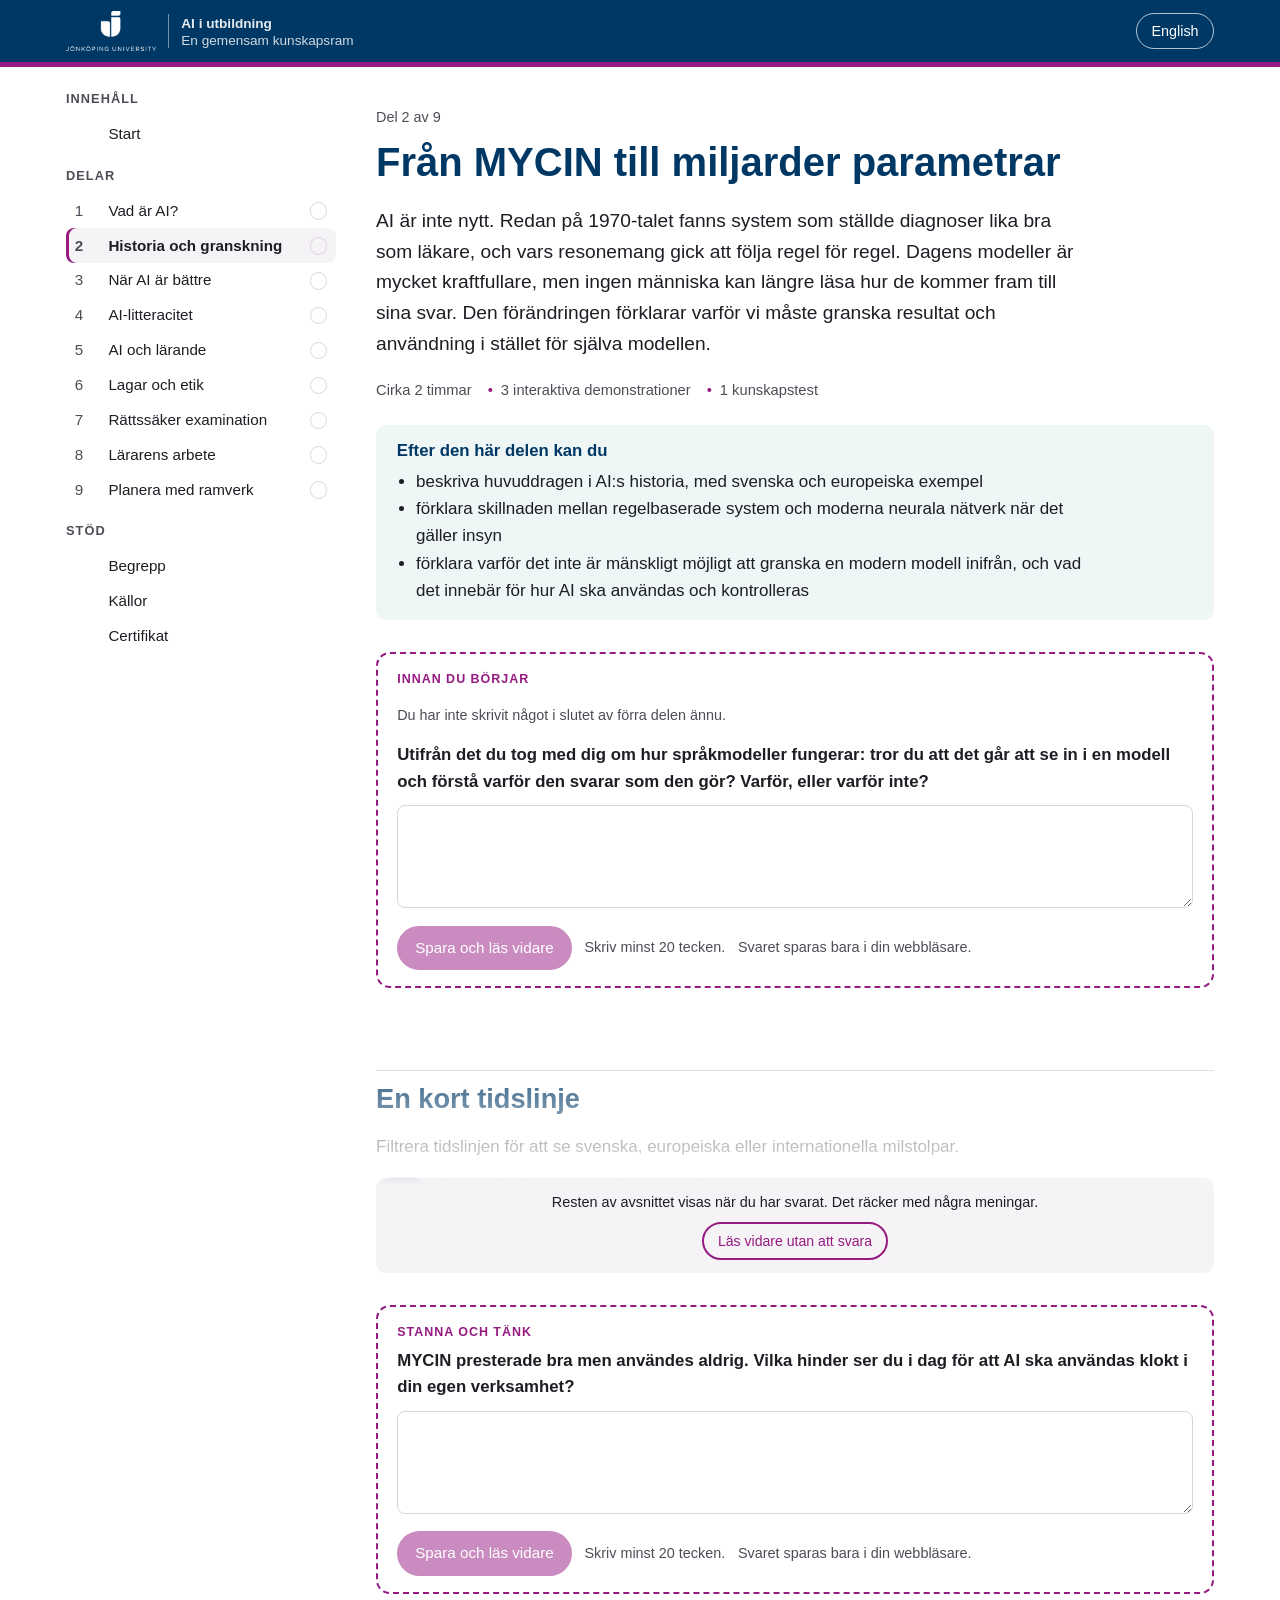
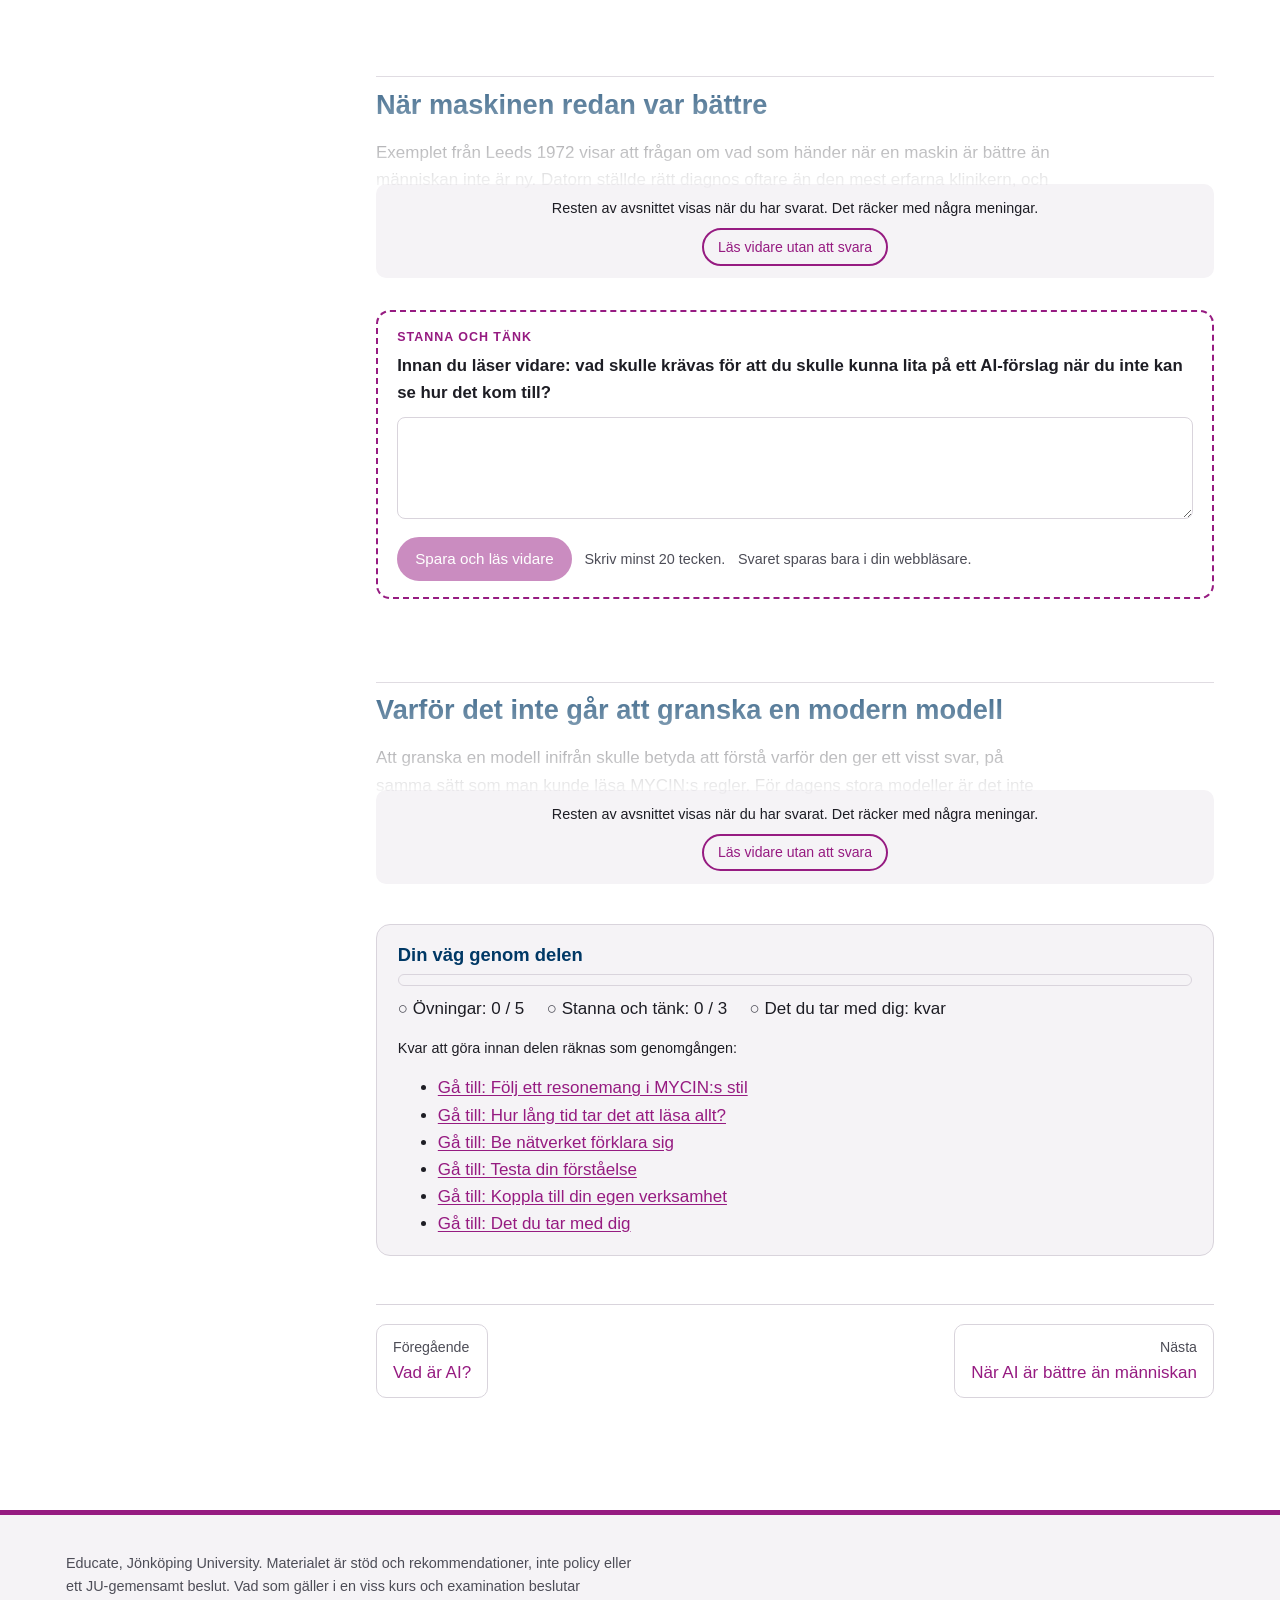
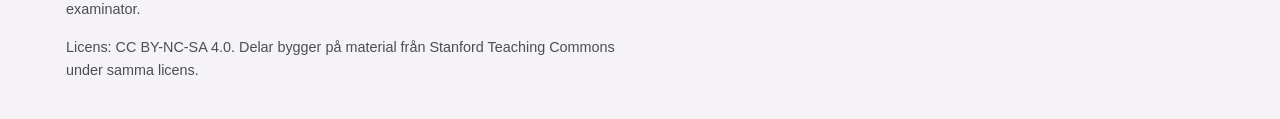
<file: historia.html>
<!doctype html>
<html lang="sv" data-lang="sv">
<head>
<meta charset="utf-8">
<meta name="viewport" content="width=device-width, initial-scale=1">
<title data-sv="Från MYCIN till miljarder parametrar | AI i utbildning" data-en="From MYCIN to billions of parameters | AI in education">Från MYCIN till miljarder parametrar | AI i utbildning</title>
<meta name="description" content="Historien bakom dagens AI och varför moderna modeller inte går att granska inifrån.">
<link rel="stylesheet" href="assets/style.css">
<script>(function(){try{var q=new URLSearchParams(location.search).get('lang');var l=q||JSON.parse(localStorage.getItem('aiu:lang')||'"sv"');if(l==='en'){document.documentElement.lang='en';document.documentElement.dataset.lang='en';}}catch(e){}})();</script>
<script src="assets/app.js" defer></script>
</head>
<body data-page="historia">
<a class="skip" href="#main"><span class="l-sv">Hoppa till innehållet</span><span class="l-en">Skip to content</span></a>
<header class="top">
  <div class="top-inner">
    <a class="brand" href="index.html" data-internal>
      <img class="brand-logo" src="assets/ju-logo-white.png" alt="Jönköping University" width="90" height="40">
      <span class="brand-text"><strong><span class="l-sv">AI i utbildning</span><span class="l-en">AI in education</span></strong>
      <span><span class="l-sv">En gemensam kunskapsram</span><span class="l-en">A shared knowledge base</span></span></span>
    </a>
    <div class="top-actions">
      <button type="button" class="btn-top menu-btn" id="menuBtn" aria-controls="side" aria-expanded="false">Meny</button>
      <button type="button" class="btn-top" id="langBtn" lang="en" aria-label="Switch to English">English</button>
    </div>
  </div>
</header>
<div class="layout">
<nav class="side" id="side" aria-labelledby="navTitle"><h2 id="navTitle"><span class="l-sv">Innehåll</span><span class="l-en">Contents</span></h2><ol><li><a href="index.html" data-internal data-page="index"><span class="num" aria-hidden="true"></span><span><span class="l-sv">Start</span><span class="l-en">Start</span></span><span></span></a></li></ol><h2 class="group"><span class="l-sv">Delar</span><span class="l-en">Parts</span></h2><ol><li><a href="vad-ar-ai.html" data-internal data-page="vad-ar-ai"><span class="num" aria-hidden="true">1</span><span><span class="l-sv">Vad är AI?</span><span class="l-en">What is AI?</span></span><span class="done" role="img"></span></a></li><li><a href="historia.html" data-internal data-page="historia" aria-current="page"><span class="num" aria-hidden="true">2</span><span><span class="l-sv">Historia och granskning</span><span class="l-en">History and inspection</span></span><span class="done" role="img"></span></a></li><li><a href="nar-ai-ar-battre.html" data-internal data-page="nar-ai-ar-battre"><span class="num" aria-hidden="true">3</span><span><span class="l-sv">När AI är bättre</span><span class="l-en">When AI is better</span></span><span class="done" role="img"></span></a></li><li><a href="ai-litteracitet.html" data-internal data-page="ai-litteracitet"><span class="num" aria-hidden="true">4</span><span><span class="l-sv">AI-litteracitet</span><span class="l-en">AI literacy</span></span><span class="done" role="img"></span></a></li><li><a href="ai-och-larande.html" data-internal data-page="ai-och-larande"><span class="num" aria-hidden="true">5</span><span><span class="l-sv">AI och lärande</span><span class="l-en">AI and learning</span></span><span class="done" role="img"></span></a></li><li><a href="lagar-och-etik.html" data-internal data-page="lagar-och-etik"><span class="num" aria-hidden="true">6</span><span><span class="l-sv">Lagar och etik</span><span class="l-en">Law and ethics</span></span><span class="done" role="img"></span></a></li><li><a href="rattssaker-examination.html" data-internal data-page="rattssaker-examination"><span class="num" aria-hidden="true">7</span><span><span class="l-sv">Rättssäker examination</span><span class="l-en">Legally secure examination</span></span><span class="done" role="img"></span></a></li><li><a href="lararens-arbete.html" data-internal data-page="lararens-arbete"><span class="num" aria-hidden="true">8</span><span><span class="l-sv">Lärarens arbete</span><span class="l-en">The teacher's work</span></span><span class="done" role="img"></span></a></li><li><a href="planera.html" data-internal data-page="planera"><span class="num" aria-hidden="true">9</span><span><span class="l-sv">Planera med ramverk</span><span class="l-en">Planning with frameworks</span></span><span class="done" role="img"></span></a></li></ol><h2 class="group"><span class="l-sv">Stöd</span><span class="l-en">Support</span></h2><ol><li><a href="begrepp.html" data-internal data-page="begrepp"><span class="num" aria-hidden="true"></span><span><span class="l-sv">Begrepp</span><span class="l-en">Glossary</span></span><span></span></a></li><li><a href="kallor.html" data-internal data-page="kallor"><span class="num" aria-hidden="true"></span><span><span class="l-sv">Källor</span><span class="l-en">Sources</span></span><span></span></a></li><li><a href="certifikat.html" data-internal data-page="certifikat"><span class="num" aria-hidden="true"></span><span><span class="l-sv">Certifikat</span><span class="l-en">Certificate</span></span><span></span></a></li></ol></nav>
<main id="main" tabindex="-1">
<div class="l-sv" lang="sv">
  <p class="crumbs">Del 2 av 9</p>
  <h1>Från MYCIN till miljarder parametrar</h1>
  <p class="lead">AI är inte nytt. Redan på 1970-talet fanns system som ställde diagnoser lika bra som läkare, och vars resonemang gick att följa regel för regel. Dagens modeller är mycket kraftfullare, men ingen människa kan längre läsa hur de kommer fram till sina svar. Den förändringen förklarar varför vi måste granska resultat och användning i stället för själva modellen.</p>
  <div class="meta-row"><span>Cirka 2 timmar</span><span>3 interaktiva demonstrationer</span><span>1 kunskapstest</span></div>

  <section class="goals" aria-labelledby="g2sv">
    <h2 id="g2sv">Efter den här delen kan du</h2>
    <ul>
      <li>beskriva huvuddragen i AI:s historia, med svenska och europeiska exempel</li>
      <li>förklara skillnaden mellan regelbaserade system och moderna neurala nätverk när det gäller insyn</li>
      <li>förklara varför det inte är mänskligt möjligt att granska en modern modell inifrån, och vad det innebär för hur AI ska användas och kontrolleras</li>
    </ul>
  </section>
  <div class="gate" data-kind="bridge"><script type="application/json">{"q": "Utifrån det du tog med dig om hur språkmodeller fungerar: tror du att det går att se in i en modell och förstå varför den svarar som den gör? Varför, eller varför inte?", "prev": "vad-ar-ai"}</script></div>


  <h2>En kort tidslinje</h2>
  <p>Filtrera tidslinjen för att se svenska, europeiska eller internationella milstolpar.</p>
  <div class="tl-host">
  <ol class="timeline">
    <li data-where="Europa"><span class="yr">1950</span><span class="where">Europa</span> Alan Turing frågar i en artikel om maskiner kan tänka, och föreslår ett test: kan en människa avgöra om hon samtalar med en maskin?</li>
    <li data-where="Internationellt"><span class="yr">1956</span><span class="where">Internationellt</span> Begreppet artificiell intelligens myntas vid en sommarkonferens i Dartmouth i USA.</li>
    <li data-where="Internationellt"><span class="yr">1966</span><span class="where">Internationellt</span> Joseph Weizenbaum bygger ELIZA, ett enkelt samtalsprogram som speglar användarens ord. Många användare tillskriver programmet förståelse och känslor. Fenomenet kallas sedan dess ELIZA-effekten.</li>
    <li data-where="Europa"><span class="yr">1972</span><span class="where">Europa</span> I Leeds ställer ett datorprogram diagnos vid akut buksmärta hos 304 patienter. Datorn har rätt i 91,8 procent av fallen, den mest erfarna klinikern i 79,6 procent.</li>
    <li data-where="Internationellt"><span class="yr">1970-talet</span><span class="where">Internationellt</span> MYCIN utvecklas vid Stanford: ett expertsystem med omkring 600 regler som föreslår behandling vid allvarliga bakterieinfektioner.</li>
    <li data-where="Internationellt"><span class="yr">1979</span><span class="where">Internationellt</span> I en blindad utvärdering bedöms 65 procent av MYCIN:s förslag som godtagbara, mot 42,5 till 62,5 procent för lärare vid Stanford. Systemet används ändå aldrig kliniskt.</li>
    <li data-where="Internationellt"><span class="yr">1980-talet</span><span class="where">Internationellt</span> Expertsystem blir en industri. Mot slutet av decenniet visar de sig dyra att underhålla och svåra att skala. Intresse och finansiering sjunker, en period som kallas AI-vintern.</li>
    <li data-where="Sverige"><span class="yr">1996</span><span class="where">Sverige</span> En avhandling i Lund visar hur neurala nätverk kan tolka elektrokardiogram (EKG). Året efter visar forskargruppen att nätverk kan upptäcka akut hjärtinfarkt i EKG.</li>
    <li data-where="Internationellt"><span class="yr">2012</span><span class="where">Internationellt</span> Djupinlärning gör ett genombrott i bildigenkänning. Neurala nätverk i många lager blir den dominerande metoden.</li>
    <li data-where="Internationellt"><span class="yr">2017</span><span class="where">Internationellt</span> Transformerarkitekturen publiceras. Den blir grunden för dagens språkmodeller.</li>
    <li data-where="Europa"><span class="yr">2018</span><span class="where">Europa</span> Helsingfors universitet lanserar den öppna kursen Elements of AI, som blir en av världens mest genomförda introduktioner till AI.</li>
    <li data-where="Internationellt"><span class="yr">2022</span><span class="where">Internationellt</span> ChatGPT släpps och generativ AI blir allmänt tillgänglig.</li>
    <li data-where="Europa"><span class="yr">2024</span><span class="where">Europa</span> EU:s AI-förordning träder i kraft, med regler som börjar gälla stegvis.</li>
    <li data-where="Europa"><span class="yr">2025</span><span class="where">Europa</span> AI-förordningens förbud och kravet på AI-kunnighet börjar gälla. Känsloigenkänning i utbildning förbjuds.</li>
    <li data-where="Sverige"><span class="yr">2026</span><span class="where">Sverige</span> Regeringen presenterar Sveriges AI-strategi, med mål om AI-kompetens i hela utbildningssystemet.</li>
    <li data-where="Europa"><span class="yr">2026</span><span class="where">Europa</span> AI-förordningen ändras. Kraven för högrisksystem, bland annat i utbildning, skjuts upp till december 2027. Kraven på transparens gäller från augusti 2026.</li>
  </ol>
  </div>

  <h2>MYCIN: en AI som kunde förklara sig</h2>
  <p>MYCIN byggdes av Edward Shortliffe vid Stanford under första halvan av 1970-talet. Systemet ställde frågor om patienten och om laboratorieprover, och föreslog vilken bakterie som troligen orsakade infektionen och vilket antibiotikum som borde ges.</p>
  <p>Kunskapen i MYCIN låg i omkring 600 regler som läkare och forskare hade formulerat tillsammans. En regel kunde se ut ungefär så här: <em>om odlingen kommer från blod, och organismen är gramnegativ och stavformad, och patienten är en svårt sjuk värd, så finns det visst stöd för att organismen är Pseudomonas</em>. Varje regel hade en säkerhetsgrad, och systemet vägde ihop reglerna.</p>
  <p>Det viktiga för oss är att <strong>MYCIN kunde förklara sig</strong>. Läkaren kunde fråga <em>varför</em> systemet ställde en viss fråga, och <em>hur</em> det kom fram till en slutsats. Svaret var inte en efterhandskonstruktion, utan de faktiska regler som hade använts. En människa kunde läsa hela kunskapsbasen och peka på en regel som var fel.</p>

  <div class="ex" data-type="mycin">
    <script type="application/json">{
      "badge": "Demonstration", "title": "Följ ett resonemang i MYCIN:s stil",
      "intro": "Ett förenklat konsultationssamtal i samma stil som MYCIN. Klicka på Nästa steg och öppna ”Varför frågar du det?” för att se hur systemet förklarar sig med de regler det faktiskt använder.",
      "steps": [
        {"sys": "1) Från vilken plats togs odlingen?<br>&gt; Blod"},
        {"sys": "2) Vilken gramfärgning har organismen?<br>&gt; Gramnegativ", "why": "Jag försöker avgöra vilken organism det är. Regel 85 kräver att odlingen kommer från blod (bekräftat), att organismen är gramnegativ (frågas nu), att den är stavformad och att patienten är en svårt sjuk värd."},
        {"sys": "3) Vilken form har organismen?<br>&gt; Stavformad", "why": "Fortfarande regel 85. Två av fyra villkor är uppfyllda. Formen är nästa villkor."},
        {"sys": "4) Är patienten en svårt sjuk värd, till exempel med nedsatt immunförsvar?<br>&gt; Ja", "why": "Sista villkoret i regel 85. Om det är uppfyllt finns visst stöd (säkerhetsgrad 0,6) för att organismen är Pseudomonas."},
        {"sys": "Slutsats: Det finns visst stöd (0,6) för att organismen är Pseudomonas aeruginosa. Förslag till behandling följer.", "whyLabel": "Hur kom du fram till det?", "why": "Regel 85 användes: odling från blod + gramnegativ + stavformad + svårt sjuk värd ⇒ Pseudomonas (0,6). Inga andra regler gav högre stöd för någon annan organism."}
      ],
      "after": "<b>Notera:</b> varje förklaring pekar på en regel som en människa har skrivit och kan läsa, ifrågasätta och ändra. Det är just den insynen som saknas i moderna modeller."
    }</script>
  </div>

  <div class="box">
    <span class="box-title">Varför användes MYCIN aldrig?</span>
    <p>Det berodde inte på att systemet presterade dåligt. MYCIN var ett fristående program där all information om patienten måste skrivas in för hand, på en tid utan persondatorer. Dessutom var det oklart vem som bar ansvaret om ett förslag var fel. Frågorna om integration i arbetet och om ansvar är lika aktuella i dag.</p>
  </div>

    <div class="gate" data-kind="pause"><script type="application/json">{"q": "MYCIN presterade bra men användes aldrig. Vilka hinder ser du i dag för att AI ska användas klokt i din egen verksamhet?"}</script></div>
  <h2>När maskinen redan var bättre</h2>
  <p>Exemplet från Leeds 1972 visar att frågan om vad som händer när en maskin är bättre än människan inte är ny. Datorn ställde rätt diagnos oftare än den mest erfarna klinikern, och ändå blev programmet ingen självklar del av vården. Tre problem från den tiden känns igen i dag: systemet fungerade bäst i den miljö där det byggdes, det krävde att människor matade in rätt uppgifter, och det fanns ingen självklar plats för det i arbetsflödet. Del 3 tar upp vad som händer när människor börjar lita på systemen.</p>

  <h2>Från regler till inlärda mönster</h2>
  <p>Expertsystemen hade en svaghet: varje regel måste skrivas och underhållas av människor. Världen visade sig ha fler undantag än någon kunde formulera. Maskininlärning vände på arbetet. I stället för att skriva regler matar man systemet med exempel och låter det själv hitta mönstren. Det gjorde AI mycket mer kraftfull, men priset blev insynen.</p>

    <div class="gate" data-kind="pause"><script type="application/json">{"q": "Innan du läser vidare: vad skulle krävas för att du skulle kunna lita på ett AI-förslag när du inte kan se hur det kom till?"}</script></div>
  <h2>Varför det inte går att granska en modern modell</h2>
  <p>Att granska en modell inifrån skulle betyda att förstå varför den ger ett visst svar, på samma sätt som man kunde läsa MYCIN:s regler. För dagens stora modeller är det inte mänskligt möjligt. Det finns sex skäl.</p>

  <h3>1. Skalan</h3>
  <p>MYCIN hade omkring 600 regler. En stor språkmodell har hundratals miljarder parametrar, alltså tal som tillsammans bestämmer vad modellen gör.</p>
  <div class="ex" data-type="params">
    <script type="application/json">{
      "badge": "Räkna", "title": "Hur lång tid tar det att läsa allt?",
      "intro": "Anta att du kan läsa och förstå en regel eller en parameter per sekund, dygnet runt, utan pauser.",
      "options": [
        {"label": "MYCIN, cirka 600 regler", "n": 600, "text": "Kunskapsbasen går att läsa på en förmiddag, och varje regel betyder något på egen hand."},
        {"label": "En mindre modell, 7 miljarder parametrar", "n": 7000000000, "text": "En modell som kan köras på en kraftfull dator. Redan här skulle läsningen ta längre tid än ett människoliv, många gånger om."},
        {"label": "GPT-3 (2020), 175 miljarder parametrar", "n": 175000000000, "text": "Modellen som ChatGPT ursprungligen byggde på. Läsningen skulle ta längre tid än den skrivna historien."},
        {"label": "En mycket stor modell, 1 biljon parametrar", "n": 1000000000000, "text": "Storleksordningen för de största modellerna i dag. Och även om du hann läsa alla parametrar skulle du inte förstå någonting, se nästa punkt."}
      ]
    }</script>
  </div>

  <h3>2. Kunskapen är utspridd</h3>
  <p>I MYCIN betydde varje regel något. I ett neuralt nätverk betyder en enskild parameter ingenting på egen hand. Kunskapen om till exempel ett begrepp är utspridd över miljontals parametrar, och samma parametrar bidrar till tusentals olika saker. Det finns ingen plats där det står vad modellen ”vet”.</p>
  <div class="ex" data-type="weights">
    <script type="application/json">{
      "badge": "Demonstration", "title": "Be nätverket förklara sig",
      "intro": "Här är 96 av modellens parametrar. Klicka på knappen för att be om en förklaring till ett beslut.",
      "answer": "Det här är allt nätverket ”har att säga”: tal. Inget av dem motsvarar en regel, ett begrepp eller ett skäl. Forskningsfältet tolkningsbarhet gör framsteg i att hitta mönster i sådana tal, men kan ännu inte ge en fullständig förklaring av en stor modells beslut, och metoderna är inte något du som användare har tillgång till."
    }</script>
  </div>

  <h3>3. Ingen har läst träningsdatan</h3>
  <p>Stora modeller tränas på biljoner token: webbsidor, böcker, kod och annat material. Ingen människa har läst det, och leverantörerna redovisar sällan i detalj vad som ingår. Det går därför inte att veta vilka källor, skevheter eller fel som finns i det modellen har lärt sig av.</p>

  <h3>4. Förklaringarna är också genererade</h3>
  <p>Om du frågar en språkmodell varför den svarade som den gjorde får du ett svar. Men till skillnad från MYCIN är det svaret inte en utskrift av vad som hände inne i modellen. Det är ny genererad text, en trolig förklaring. Den kan stämma, men den kan också vara en efterhandskonstruktion. Detsamma gäller de steg som resonemangsmodeller visar.</p>

  <h3>5. Modellen förändras</h3>
  <p>Leverantörerna uppdaterar sina modeller, ofta utan att användaren märker det. Ett verktyg som fungerade på ett visst sätt i höstas kan bete sig annorlunda i dag. Det räcker alltså inte att pröva ett verktyg en gång.</p>

  <h3>6. Förmågorna är inte konstruerade</h3>
  <p>Ingen har programmerat in att en språkmodell ska kunna översätta, sammanfatta eller lösa en viss sorts uppgift. Förmågorna uppstår under träningen, och de upptäcks ofta först när någon prövar. Det betyder att ingen fullt ut vet vad en modell kan och inte kan, och att tester alltid är stickprov.</p>

  <div class="box key">
    <span class="box-title">Slutsatsen: granska resultatet, processen och användningen</span>
    <p>Vi kan inte granska modellen inifrån. Det vi kan granska är vad den producerar, hur den används och vilka kontroller som finns runt den. Det är samma sak som när vi litar på en kollega: vi bedömer arbetet, inte hjärnan.</p>
  </div>

  <div class="pair">
    <h3>I vården: CE-märkning räcker inte</h3>
    <div class="prob"><span class="lbl">Problem</span><p>En CE-märkt AI-produkt kan fungera sämre i en ny miljö, med andra patienter, annan utrustning och andra arbetssätt än där den testades.</p></div>
    <div class="sol"><span class="lbl">Lösning</span><p>Socialstyrelsens förstudie från 2026 slår fast att CE-märkning inte garanterar att produkten fungerar kliniskt korrekt i det lokala sammanhanget. Den kräver lokal validering och löpande kontroll, och varnar för automationsbias och ökat beroende av AI-förslag, särskilt hos mindre erfarna läkare.</p></div>
  </div>
  <div class="pair">
    <h3>I utbildningen: texten avslöjar inte sitt ursprung</h3>
    <div class="prob"><span class="lbl">Problem</span><p>På samma sätt som vi inte kan se in i modellen, kan vi inte se på en text om den är skriven med AI. AI-detektorer ger både missar och falsklarm, och deras resultat går inte att förklara.</p></div>
    <div class="sol"><span class="lbl">Lösning</span><p>Bygg in underlaget i examinationen från början: moment där studenten visar och förklarar sitt kunnande. Del 7 visar hur.</p></div>
  </div>
  <div class="pair">
    <h3>I ditt eget arbete: förklaringen är inte beviset</h3>
    <div class="prob"><span class="lbl">Problem</span><p>En AI ger en övertygande motivering till ett förslag på bedömning eller återkoppling. Motiveringen känns som ett skäl att lita på förslaget.</p></div>
    <div class="sol"><span class="lbl">Lösning</span><p>Pröva förslaget mot kriterierna och underlaget själv. En välformulerad förklaring är inte ett bevis för att förslaget är rätt.</p></div>
  </div>

  <div class="ex" data-type="choice">
    <script type="application/json">{
      "badge": "Kunskapstest", "title": "Testa din förståelse",
      "questions": [
        {"q": "Vad var det viktigaste som skilde MYCIN från dagens språkmodeller när det gäller insyn?", "options": [
          {"t": "MYCIN var mer träffsäkert än alla moderna modeller."},
          {"t": "MYCIN:s förklaringar var de faktiska regler som användes, och hela kunskapsbasen kunde läsas av en människa.", "ok": true},
          {"t": "MYCIN kunde svara på frågor om alla medicinska områden."}
        ], "explain": "Insynen i MYCIN kom från att kunskapen låg i läsbara regler, och att förklaringarna visade just de reglerna."},
        {"q": "Varför användes MYCIN aldrig i vården?", "options": [
          {"t": "För att systemet presterade sämre än läkarna."},
          {"t": "För att det var svårt att integrera i arbetet och oklart vem som bar ansvaret.", "ok": true},
          {"t": "För att det förbjöds av lagstiftningen."}
        ], "explain": "MYCIN presterade väl i utvärderingen. Det föll på praktisk integration och ansvarsfrågor, som är lika aktuella i dag."},
        {"q": "Du frågar en språkmodell varför den gav ett visst svar. Vad får du?", "options": [
          {"t": "En utskrift av de beräkningar som gav svaret."},
          {"t": "Ny genererad text som är en trolig förklaring, men som inte behöver stämma med vad som faktiskt hände i modellen.", "ok": true},
          {"t": "Inget svar, eftersom modeller inte kan förklara sig."}
        ], "explain": "Förklaringen är genererad på samma sätt som allt annat modellen skriver. Den kan vara rimlig utan att vara trogen."},
        {"q": "Vilken slutsats följer av att moderna modeller inte går att granska inifrån?", "options": [
          {"t": "Att AI inte bör användas alls."},
          {"t": "Att vi måste granska resultat, process och användning, och bygga kontroller runt systemet.", "ok": true},
          {"t": "Att det räcker att lita på leverantörens beskrivning."}
        ], "explain": "Det är samma logik som i vården (lokal validering) och i examination (underlag som byggs in i uppgiften)."}
      ]
    }</script>
  </div>

  <div class="ex" data-type="reflect">
    <script type="application/json">{
      "id": "historia", "badge": "Reflektion", "title": "Koppla till din egen verksamhet",
      "fields": [
        {"label": "Vilket AI-stöd använder du, dina kollegor eller dina studenter redan i dag, med eller utan att kalla det AI?", "hint": "Tänk på rättstavning, översättning, sökmotorer, lärplattformens funktioner och ämnesspecifika verktyg."},
        {"label": "Var i din undervisning skulle det spela roll att ingen kan se hur verktyget kom fram till sitt resultat?"},
        {"label": "Hur skulle du kunna granska resultatet i stället för verktyget?"}
      ]
    }</script>
  </div>
  <div class="gate" data-kind="exit"><script type="application/json">{"q": "Vad är det viktigaste du tar med dig från den här delen? Formulera det så att du kan använda det i nästa del."}</script></div>
</div>

<div class="l-en" lang="en">
  <p class="crumbs">Part 2 of 9</p>
  <h1>From MYCIN to billions of parameters</h1>
  <p class="lead">AI is not new. In the 1970s there were already systems that diagnosed as well as physicians, and whose reasoning could be followed rule by rule. Today's models are far more powerful, but no human can read how they reach their answers. That change explains why we must examine outputs and use rather than the model itself.</p>
  <div class="meta-row"><span>About 2 hours</span><span>3 interactive demonstrations</span><span>1 knowledge check</span></div>

  <section class="goals" aria-labelledby="g2en">
    <h2 id="g2en">After this part you can</h2>
    <ul>
      <li>describe the main lines of the history of AI, with Swedish and European examples</li>
      <li>explain the difference between rule-based systems and modern neural networks in terms of transparency</li>
      <li>explain why it is not humanly possible to inspect a modern model from the inside, and what this means for how AI should be used and checked</li>
    </ul>
  </section>
  <div class="gate" data-kind="bridge"><script type="application/json">{"q": "Based on what you took with you about how language models work: do you think it is possible to look inside a model and understand why it answers as it does? Why, or why not?", "prev": "vad-ar-ai"}</script></div>


  <h2>A short timeline</h2>
  <p>Filter the timeline to see Swedish, European or international milestones.</p>
  <div class="tl-host">
  <ol class="timeline">
    <li data-where="Europe"><span class="yr">1950</span><span class="where">Europe</span> Alan Turing asks in an article whether machines can think, and proposes a test: can a person tell whether they are talking to a machine?</li>
    <li data-where="International"><span class="yr">1956</span><span class="where">International</span> The term artificial intelligence is coined at a summer conference at Dartmouth in the United States.</li>
    <li data-where="International"><span class="yr">1966</span><span class="where">International</span> Joseph Weizenbaum builds ELIZA, a simple conversation program that mirrors the user's words. Many users attribute understanding and feelings to it. The phenomenon has since been called the ELIZA effect.</li>
    <li data-where="Europe"><span class="yr">1972</span><span class="where">Europe</span> In Leeds, a computer program diagnoses acute abdominal pain in 304 patients. The computer is right in 91.8 per cent of cases, the most experienced clinician in 79.6 per cent.</li>
    <li data-where="International"><span class="yr">1970s</span><span class="where">International</span> MYCIN is developed at Stanford: an expert system with about 600 rules that recommends treatment for serious bacterial infections.</li>
    <li data-where="International"><span class="yr">1979</span><span class="where">International</span> In a blinded evaluation, 65 per cent of MYCIN's recommendations are judged acceptable, against 42.5 to 62.5 per cent for Stanford faculty. The system is never used clinically.</li>
    <li data-where="International"><span class="yr">1980s</span><span class="where">International</span> Expert systems become an industry. By the end of the decade they prove expensive to maintain and hard to scale. Interest and funding drop, a period known as the AI winter.</li>
    <li data-where="Sweden"><span class="yr">1996</span><span class="where">Sweden</span> A doctoral thesis in Lund shows how neural networks can interpret electrocardiograms (ECGs). The following year the research group shows that networks can detect acute myocardial infarction in ECGs.</li>
    <li data-where="International"><span class="yr">2012</span><span class="where">International</span> Deep learning makes a breakthrough in image recognition. Neural networks with many layers become the dominant method.</li>
    <li data-where="International"><span class="yr">2017</span><span class="where">International</span> The transformer architecture is published. It becomes the basis of today's language models.</li>
    <li data-where="Europe"><span class="yr">2018</span><span class="where">Europe</span> The University of Helsinki launches the open course Elements of AI, which becomes one of the most completed introductions to AI in the world.</li>
    <li data-where="International"><span class="yr">2022</span><span class="where">International</span> ChatGPT is released and generative AI becomes widely available.</li>
    <li data-where="Europe"><span class="yr">2024</span><span class="where">Europe</span> The EU AI Act enters into force, with rules applying in stages.</li>
    <li data-where="Europe"><span class="yr">2025</span><span class="where">Europe</span> The AI Act's prohibitions and the AI literacy requirement apply. Emotion recognition in education is banned.</li>
    <li data-where="Sweden"><span class="yr">2026</span><span class="where">Sweden</span> The Swedish government presents Sweden's AI strategy, with goals for AI competence across the education system.</li>
    <li data-where="Europe"><span class="yr">2026</span><span class="where">Europe</span> The AI Act is amended. Requirements for high-risk systems, including in education, are postponed to December 2027. Transparency requirements apply from August 2026.</li>
  </ol>
  </div>

  <h2>MYCIN: an AI that could explain itself</h2>
  <p>MYCIN was built by Edward Shortliffe at Stanford in the first half of the 1970s. The system asked questions about the patient and laboratory tests, and suggested which bacterium was probably causing the infection and which antibiotic should be given.</p>
  <p>MYCIN's knowledge was held in about 600 rules formulated jointly by physicians and researchers. A rule could look roughly like this: <em>if the culture is from blood, and the organism is gram-negative and rod-shaped, and the patient is a compromised host, then there is some evidence that the organism is Pseudomonas</em>. Each rule had a certainty factor, and the system combined the rules.</p>
  <p>The important thing for us is that <strong>MYCIN could explain itself</strong>. The physician could ask <em>why</em> the system asked a certain question, and <em>how</em> it reached a conclusion. The answer was not an after-the-fact construction but the actual rules that had been used. A person could read the entire knowledge base and point to a rule that was wrong.</p>

  <div class="ex" data-type="mycin">
    <script type="application/json">{
      "badge": "Demonstration", "title": "Follow reasoning in the style of MYCIN",
      "intro": "A simplified consultation in the same style as MYCIN. Click Next step and open “Why do you ask?” to see how the system explains itself with the rules it actually uses.",
      "steps": [
        {"sys": "1) From what site was the culture taken?<br>&gt; Blood"},
        {"sys": "2) What is the gram stain of the organism?<br>&gt; Gram-negative", "why": "I am trying to determine the identity of the organism. Rule 85 requires that the culture is from blood (confirmed), that the organism is gram-negative (asked now), that it is rod-shaped, and that the patient is a compromised host."},
        {"sys": "3) What is the morphology of the organism?<br>&gt; Rod", "why": "Still rule 85. Two of four conditions are met. Morphology is the next condition."},
        {"sys": "4) Is the patient a compromised host, for example with a weakened immune system?<br>&gt; Yes", "why": "The last condition in rule 85. If it holds, there is some evidence (certainty 0.6) that the organism is Pseudomonas."},
        {"sys": "Conclusion: There is some evidence (0.6) that the organism is Pseudomonas aeruginosa. Treatment recommendation follows.", "whyLabel": "How did you conclude that?", "why": "Rule 85 was used: culture from blood + gram-negative + rod + compromised host ⇒ Pseudomonas (0.6). No other rule gave stronger evidence for another organism."}
      ],
      "after": "<b>Note:</b> every explanation points to a rule that a person wrote and can read, question and change. That is exactly the transparency missing in modern models."
    }</script>
  </div>

  <div class="box">
    <span class="box-title">Why was MYCIN never used?</span>
    <p>Not because it performed poorly. MYCIN was a stand-alone program where all patient information had to be typed in by hand, in an era before personal computers. It was also unclear who would be responsible if a recommendation was wrong. The questions of integration into work and of responsibility are just as relevant today.</p>
  </div>

    <div class="gate" data-kind="pause"><script type="application/json">{"q": "MYCIN performed well but was never used. What obstacles do you see today to AI being used wisely in your own work?"}</script></div>
  <h2>When the machine was already better</h2>
  <p>The Leeds example from 1972 shows that the question of what happens when a machine outperforms people is not new. The computer made the right diagnosis more often than the most experienced clinician, yet the program never became a natural part of care. Three problems from that time are familiar today: the system worked best in the setting where it was built, it required people to enter the right information, and there was no obvious place for it in the workflow. Part 3 takes up what happens when people start to trust the systems.</p>

  <h2>From rules to learned patterns</h2>
  <p>Expert systems had a weakness: every rule had to be written and maintained by people. The world turned out to have more exceptions than anyone could formulate. Machine learning reversed the work. Instead of writing rules, you feed the system examples and let it find the patterns itself. This made AI far more powerful, but the price was transparency.</p>

    <div class="gate" data-kind="pause"><script type="application/json">{"q": "Before reading on: what would it take for you to trust an AI suggestion when you cannot see how it came about?"}</script></div>
  <h2>Why a modern model cannot be inspected</h2>
  <p>Inspecting a model from the inside would mean understanding why it gives a particular answer, the way MYCIN's rules could be read. For today's large models, that is not humanly possible. There are six reasons.</p>

  <h3>1. Scale</h3>
  <p>MYCIN had about 600 rules. A large language model has hundreds of billions of parameters, numbers that together determine what the model does.</p>
  <div class="ex" data-type="params">
    <script type="application/json">{
      "badge": "Calculate", "title": "How long would it take to read everything?",
      "intro": "Assume you can read and understand one rule or one parameter per second, around the clock, without breaks.",
      "options": [
        {"label": "MYCIN, about 600 rules", "n": 600, "text": "The knowledge base can be read in a morning, and each rule means something on its own."},
        {"label": "A smaller model, 7 billion parameters", "n": 7000000000, "text": "A model that can run on a powerful computer. Even here, reading would take longer than a human lifetime, many times over."},
        {"label": "GPT-3 (2020), 175 billion parameters", "n": 175000000000, "text": "The model ChatGPT was originally based on. Reading would take longer than recorded history."},
        {"label": "A very large model, 1 trillion parameters", "n": 1000000000000, "text": "The order of magnitude of the largest models today. And even if you read every parameter you would understand nothing; see the next point."}
      ]
    }</script>
  </div>

  <h3>2. Knowledge is distributed</h3>
  <p>In MYCIN each rule meant something. In a neural network a single parameter means nothing on its own. Knowledge of, say, a concept is spread across millions of parameters, and the same parameters contribute to thousands of different things. There is no place where it says what the model “knows”.</p>
  <div class="ex" data-type="weights">
    <script type="application/json">{
      "badge": "Demonstration", "title": "Ask the network to explain itself",
      "intro": "Here are 96 of the model's parameters. Click the button to ask for an explanation of a decision.",
      "answer": "This is all the network “has to say”: numbers. None of them corresponds to a rule, a concept or a reason. The research field of interpretability is making progress in finding patterns in such numbers, but cannot yet give a complete explanation of a large model's decisions, and the methods are not something you have access to as a user."
    }</script>
  </div>

  <h3>3. Nobody has read the training data</h3>
  <p>Large models are trained on trillions of tokens: web pages, books, code and other material. No human has read it, and providers rarely disclose in detail what is included. It is therefore impossible to know which sources, biases or errors are in what the model has learned from.</p>

  <h3>4. The explanations are generated too</h3>
  <p>If you ask a language model why it answered the way it did, you get an answer. But unlike MYCIN, that answer is not a printout of what happened inside the model. It is newly generated text, a plausible explanation. It may be accurate, but it may also be an after-the-fact construction. The same applies to the steps shown by reasoning models.</p>

  <h3>5. The model changes</h3>
  <p>Providers update their models, often without users noticing. A tool that behaved one way last autumn may behave differently today. Testing a tool once is therefore not enough.</p>

  <h3>6. The capabilities are not designed</h3>
  <p>Nobody programmed a language model to translate, summarise or solve a particular kind of task. The capabilities emerge during training and are often discovered only when someone tries. Nobody fully knows what a model can and cannot do, and tests are always samples.</p>

  <div class="box key">
    <span class="box-title">The conclusion: examine the output, the process and the use</span>
    <p>We cannot inspect the model from the inside. What we can examine is what it produces, how it is used and what checks surround it. It is the same as when we trust a colleague: we judge the work, not the brain.</p>
  </div>

  <div class="pair">
    <h3>In healthcare: CE marking is not enough</h3>
    <div class="prob"><span class="lbl">Problem</span><p>A CE-marked AI product can perform worse in a new setting, with other patients, other equipment and other ways of working than where it was tested.</p></div>
    <div class="sol"><span class="lbl">Solution</span><p>The Swedish National Board of Health and Welfare's 2026 pre-study states that CE marking does not guarantee clinical correctness in the local setting. It calls for local validation and ongoing monitoring, and warns of automation bias and growing dependence on AI suggestions, especially among less experienced physicians.</p></div>
  </div>
  <div class="pair">
    <h3>In education: the text does not reveal its origin</h3>
    <div class="prob"><span class="lbl">Problem</span><p>Just as we cannot see inside the model, we cannot tell from a text whether it was written with AI. AI detectors produce both misses and false alarms, and their results cannot be explained.</p></div>
    <div class="sol"><span class="lbl">Solution</span><p>Build the evidence into the examination from the start: parts where the student shows and explains their knowledge. Part 7 shows how.</p></div>
  </div>
  <div class="pair">
    <h3>In your own work: the explanation is not the proof</h3>
    <div class="prob"><span class="lbl">Problem</span><p>An AI gives a convincing justification for a suggested grade or piece of feedback. The justification feels like a reason to trust the suggestion.</p></div>
    <div class="sol"><span class="lbl">Solution</span><p>Test the suggestion against the criteria and the evidence yourself. A well-phrased explanation is not proof that the suggestion is right.</p></div>
  </div>

  <div class="ex" data-type="choice">
    <script type="application/json">{
      "badge": "Knowledge check", "title": "Test your understanding",
      "questions": [
        {"q": "What most distinguished MYCIN from today's language models in terms of transparency?", "options": [
          {"t": "MYCIN was more accurate than all modern models."},
          {"t": "MYCIN's explanations were the actual rules used, and the whole knowledge base could be read by a person.", "ok": true},
          {"t": "MYCIN could answer questions about every medical field."}
        ], "explain": "MYCIN's transparency came from knowledge held in readable rules, and from explanations that showed exactly those rules."},
        {"q": "Why was MYCIN never used in healthcare?", "options": [
          {"t": "Because it performed worse than physicians."},
          {"t": "Because it was hard to integrate into work and unclear who bore responsibility.", "ok": true},
          {"t": "Because it was prohibited by law."}
        ], "explain": "MYCIN performed well in evaluation. It failed on practical integration and responsibility, which are just as relevant today."},
        {"q": "You ask a language model why it gave a certain answer. What do you get?", "options": [
          {"t": "A printout of the computations that produced the answer."},
          {"t": "Newly generated text that is a plausible explanation, but need not match what actually happened in the model.", "ok": true},
          {"t": "No answer, because models cannot explain themselves."}
        ], "explain": "The explanation is generated like everything else the model writes. It can be reasonable without being faithful."},
        {"q": "What follows from modern models not being inspectable from the inside?", "options": [
          {"t": "That AI should not be used at all."},
          {"t": "That we must examine output, process and use, and build checks around the system.", "ok": true},
          {"t": "That it is enough to trust the provider's description."}
        ], "explain": "It is the same logic as in healthcare (local validation) and in examination (evidence built into the task)."}
      ]
    }</script>
  </div>

  <div class="ex" data-type="reflect">
    <script type="application/json">{
      "id": "historia", "badge": "Reflection", "title": "Connect to your own practice",
      "fields": [
        {"label": "What AI support do you, your colleagues or your students already use today, whether or not you call it AI?", "hint": "Think of spell-checking, translation, search engines, learning platform features and subject-specific tools."},
        {"label": "Where in your teaching would it matter that nobody can see how the tool reached its result?"},
        {"label": "How could you examine the output instead of the tool?"}
      ]
    }</script>
  </div>
  <div class="gate" data-kind="exit"><script type="application/json">{"q": "What is the most important thing you take with you from this part? Phrase it so that you can use it in the next part."}</script></div>
</div>
<section class="journey" aria-live="polite"></section>
<nav class="pager" aria-label="Sidor / Pages"><a class="prev" href="vad-ar-ai.html" data-internal rel="prev"><small><span class="l-sv">Föregående</span><span class="l-en">Previous</span></small><span class="l-sv">Vad är AI?</span><span class="l-en">What is AI?</span></a><a class="next" href="nar-ai-ar-battre.html" data-internal rel="next"><small><span class="l-sv">Nästa</span><span class="l-en">Next</span></small><span class="l-sv">När AI är bättre än människan</span><span class="l-en">When AI outperforms humans</span></a></nav>
</main>
</div>
<footer class="site"><div class="inner">
<p><span class="l-sv">Educate, Jönköping University. Materialet är stöd och rekommendationer, inte policy eller ett JU-gemensamt beslut. Vad som gäller i en viss kurs och examination beslutar examinator.</span><span class="l-en">Educate, Jönköping University. The material is support and recommendations, not policy or a university-wide decision. What applies in a particular course and examination is decided by the examiner.</span></p>
<p><span class="l-sv">Licens: CC BY-NC-SA 4.0. Delar bygger på material från Stanford Teaching Commons under samma licens.</span><span class="l-en">Licence: CC BY-NC-SA 4.0. Parts build on material from Stanford Teaching Commons under the same licence.</span></p>
</div></footer>
</body>
</html>
</file>
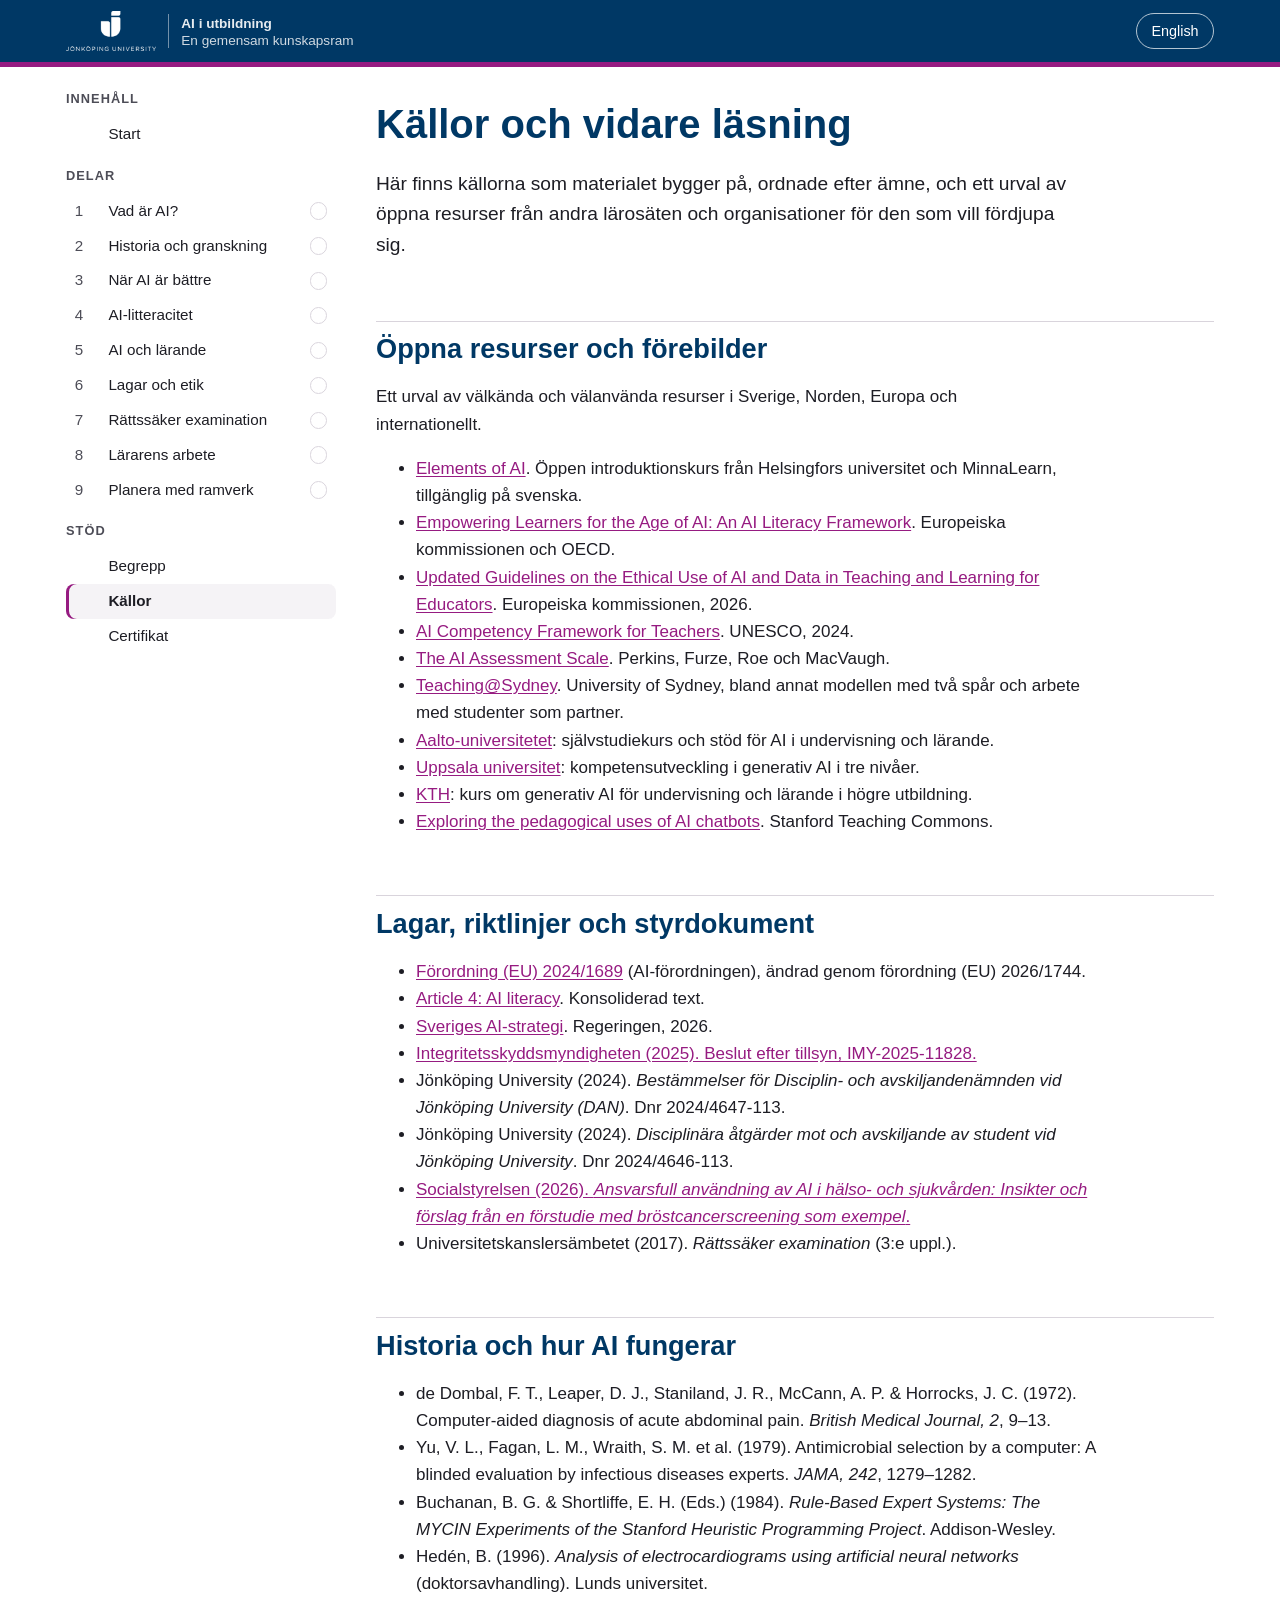
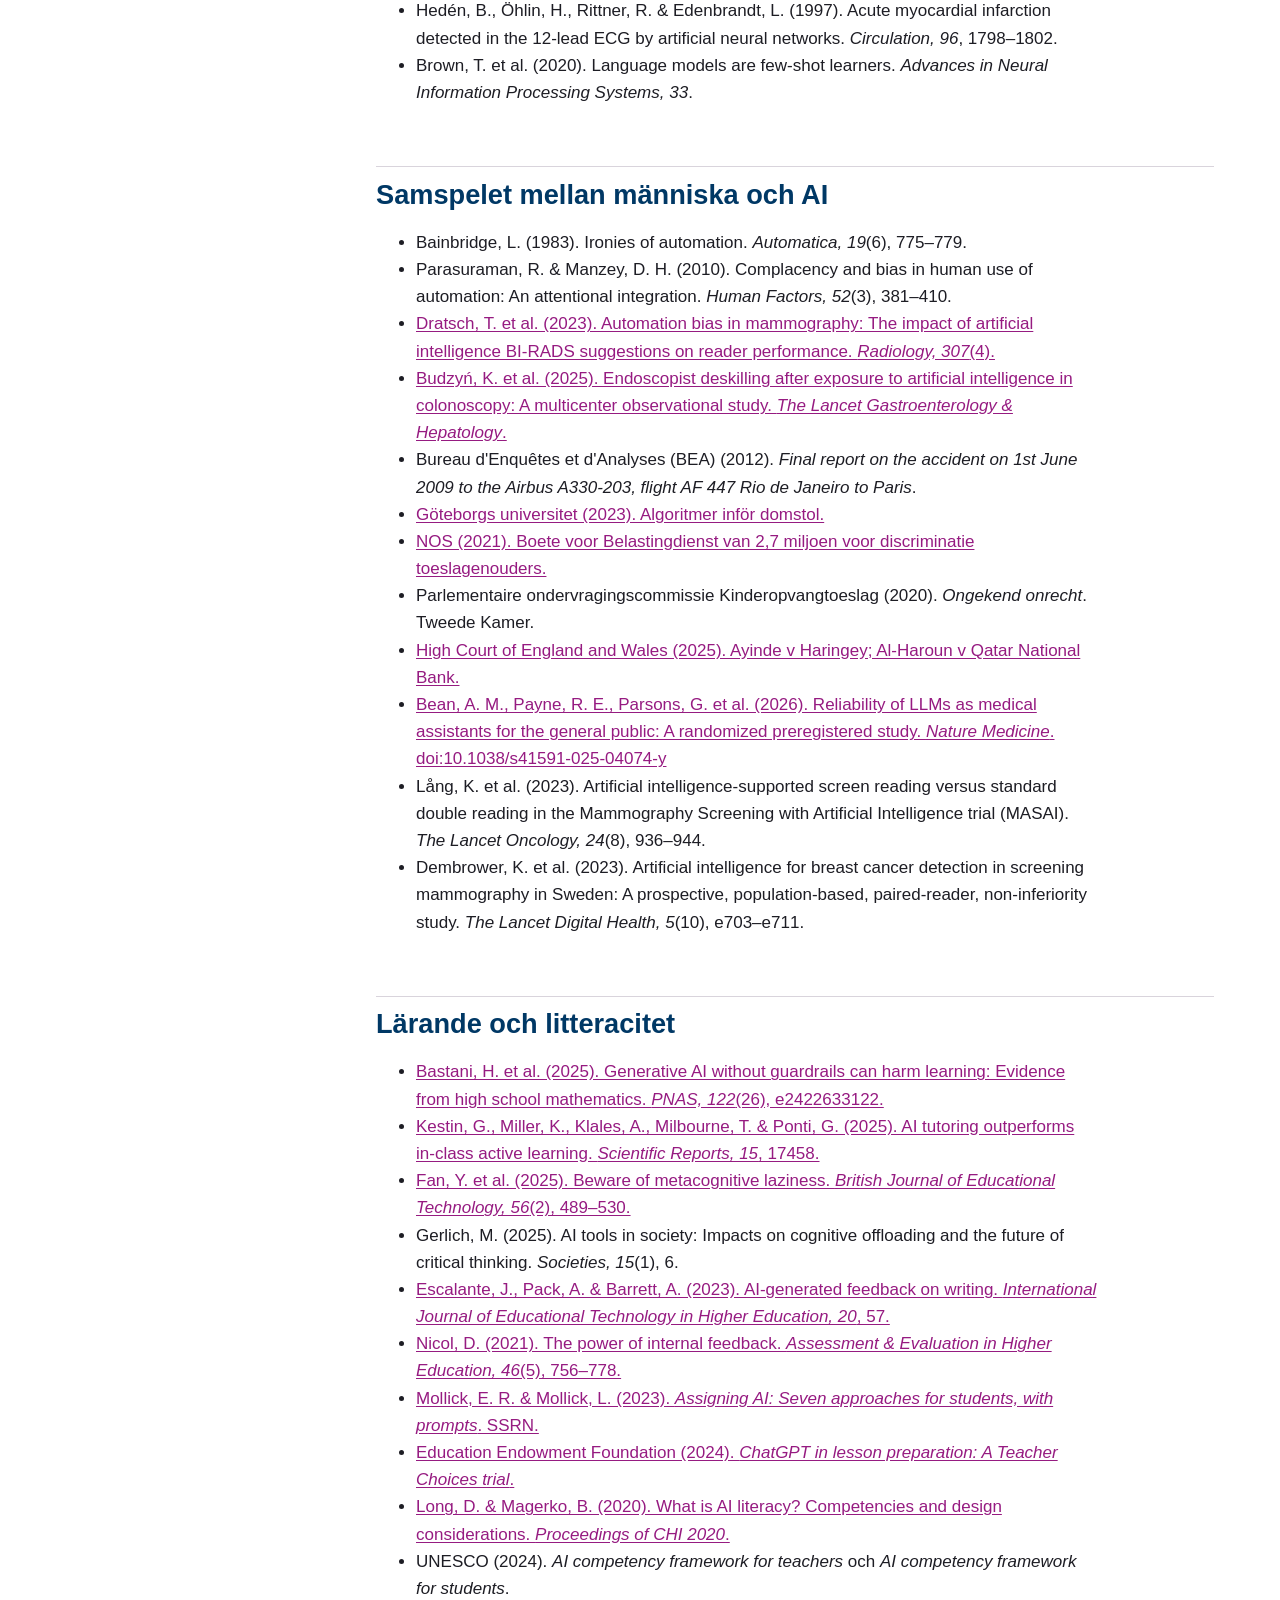
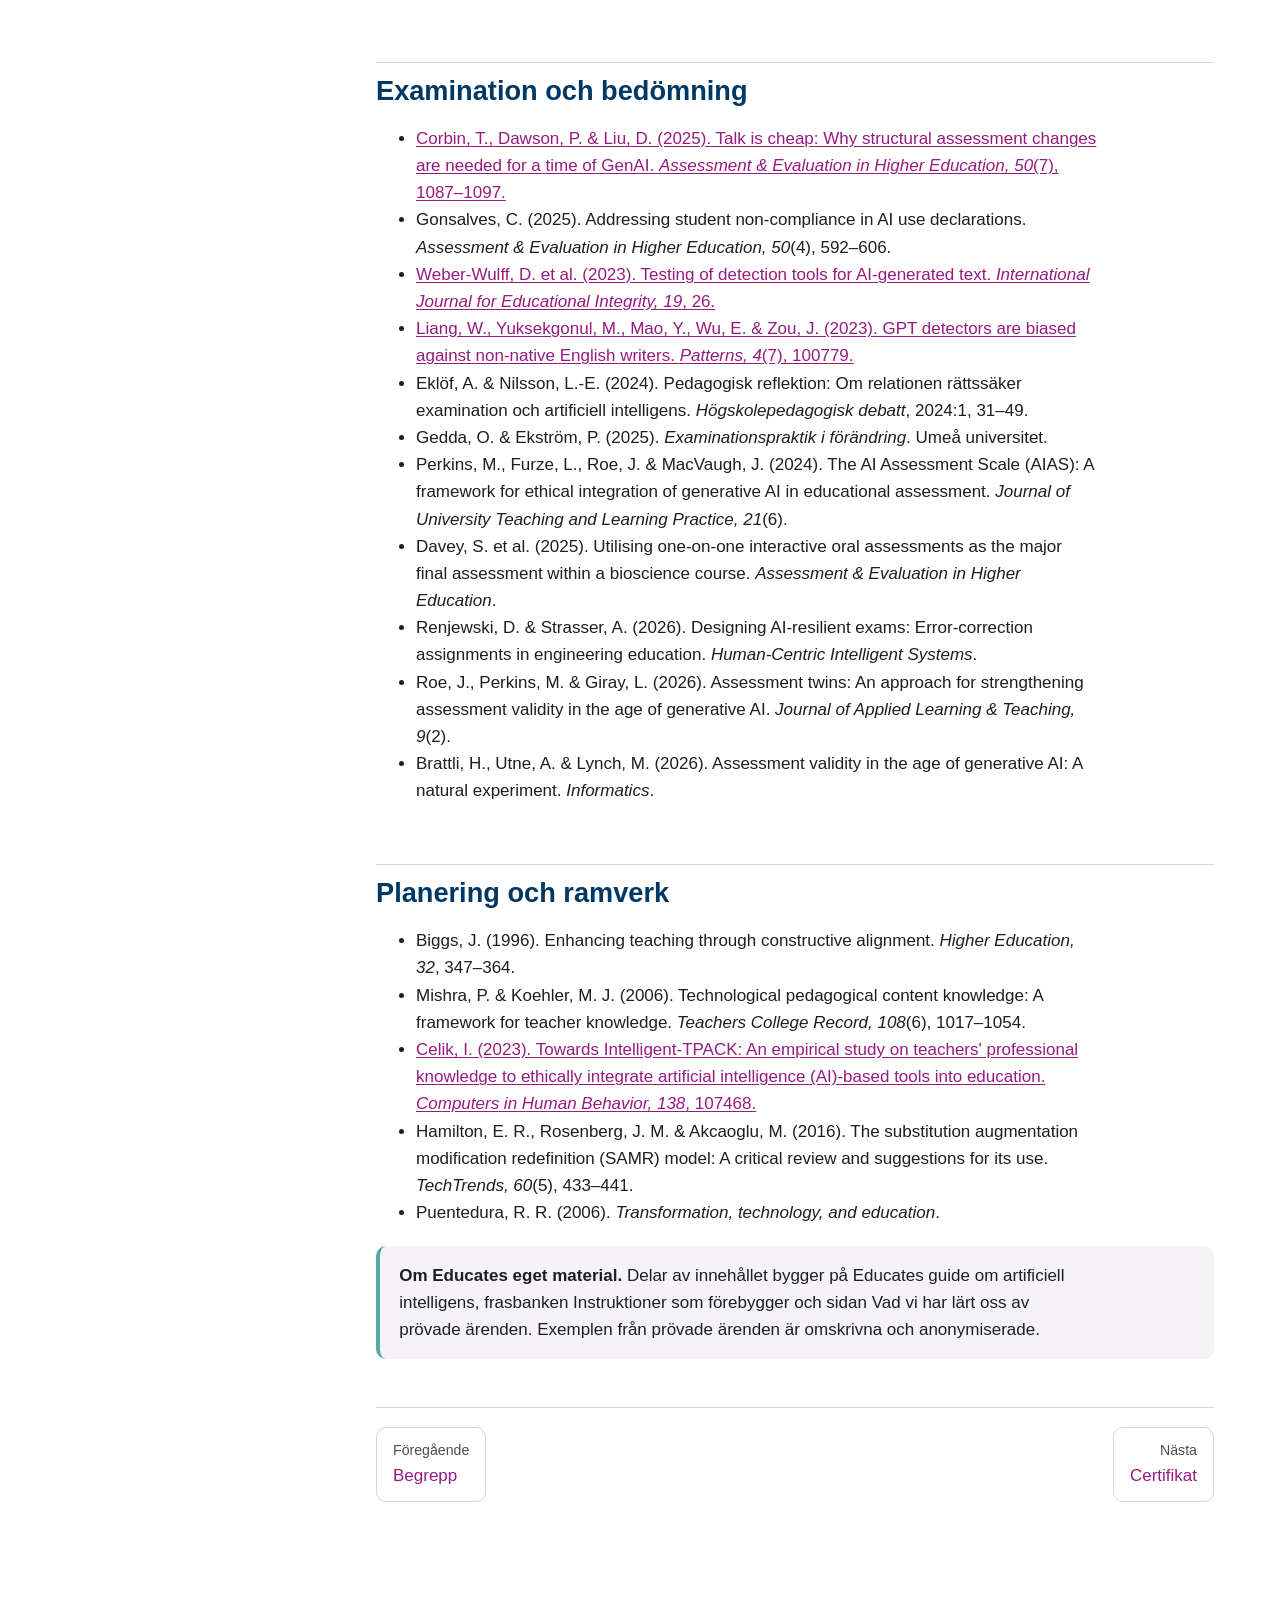
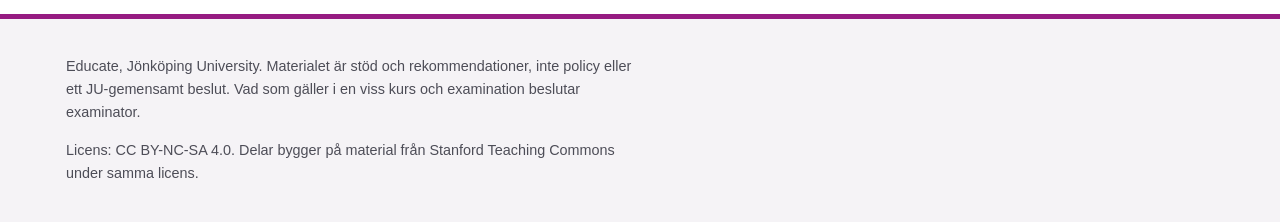
<file: kallor.html>
<!doctype html>
<html lang="sv" data-lang="sv">
<head>
<meta charset="utf-8">
<meta name="viewport" content="width=device-width, initial-scale=1">
<title data-sv="Källor och vidare läsning | AI i utbildning" data-en="Sources and further reading | AI in education">Källor och vidare läsning | AI i utbildning</title>
<meta name="description" content="Samlad källförteckning och förebilder för vidare läsning.">
<link rel="stylesheet" href="assets/style.css">
<script>(function(){try{var q=new URLSearchParams(location.search).get('lang');var l=q||JSON.parse(localStorage.getItem('aiu:lang')||'"sv"');if(l==='en'){document.documentElement.lang='en';document.documentElement.dataset.lang='en';}}catch(e){}})();</script>
<script src="assets/app.js" defer></script>
</head>
<body data-page="kallor">
<a class="skip" href="#main"><span class="l-sv">Hoppa till innehållet</span><span class="l-en">Skip to content</span></a>
<header class="top">
  <div class="top-inner">
    <a class="brand" href="index.html" data-internal>
      <img class="brand-logo" src="assets/ju-logo-white.png" alt="Jönköping University" width="90" height="40">
      <span class="brand-text"><strong><span class="l-sv">AI i utbildning</span><span class="l-en">AI in education</span></strong>
      <span><span class="l-sv">En gemensam kunskapsram</span><span class="l-en">A shared knowledge base</span></span></span>
    </a>
    <div class="top-actions">
      <button type="button" class="btn-top menu-btn" id="menuBtn" aria-controls="side" aria-expanded="false">Meny</button>
      <button type="button" class="btn-top" id="langBtn" lang="en" aria-label="Switch to English">English</button>
    </div>
  </div>
</header>
<div class="layout">
<nav class="side" id="side" aria-labelledby="navTitle"><h2 id="navTitle"><span class="l-sv">Innehåll</span><span class="l-en">Contents</span></h2><ol><li><a href="index.html" data-internal data-page="index"><span class="num" aria-hidden="true"></span><span><span class="l-sv">Start</span><span class="l-en">Start</span></span><span></span></a></li></ol><h2 class="group"><span class="l-sv">Delar</span><span class="l-en">Parts</span></h2><ol><li><a href="vad-ar-ai.html" data-internal data-page="vad-ar-ai"><span class="num" aria-hidden="true">1</span><span><span class="l-sv">Vad är AI?</span><span class="l-en">What is AI?</span></span><span class="done" role="img"></span></a></li><li><a href="historia.html" data-internal data-page="historia"><span class="num" aria-hidden="true">2</span><span><span class="l-sv">Historia och granskning</span><span class="l-en">History and inspection</span></span><span class="done" role="img"></span></a></li><li><a href="nar-ai-ar-battre.html" data-internal data-page="nar-ai-ar-battre"><span class="num" aria-hidden="true">3</span><span><span class="l-sv">När AI är bättre</span><span class="l-en">When AI is better</span></span><span class="done" role="img"></span></a></li><li><a href="ai-litteracitet.html" data-internal data-page="ai-litteracitet"><span class="num" aria-hidden="true">4</span><span><span class="l-sv">AI-litteracitet</span><span class="l-en">AI literacy</span></span><span class="done" role="img"></span></a></li><li><a href="ai-och-larande.html" data-internal data-page="ai-och-larande"><span class="num" aria-hidden="true">5</span><span><span class="l-sv">AI och lärande</span><span class="l-en">AI and learning</span></span><span class="done" role="img"></span></a></li><li><a href="lagar-och-etik.html" data-internal data-page="lagar-och-etik"><span class="num" aria-hidden="true">6</span><span><span class="l-sv">Lagar och etik</span><span class="l-en">Law and ethics</span></span><span class="done" role="img"></span></a></li><li><a href="rattssaker-examination.html" data-internal data-page="rattssaker-examination"><span class="num" aria-hidden="true">7</span><span><span class="l-sv">Rättssäker examination</span><span class="l-en">Legally secure examination</span></span><span class="done" role="img"></span></a></li><li><a href="lararens-arbete.html" data-internal data-page="lararens-arbete"><span class="num" aria-hidden="true">8</span><span><span class="l-sv">Lärarens arbete</span><span class="l-en">The teacher's work</span></span><span class="done" role="img"></span></a></li><li><a href="planera.html" data-internal data-page="planera"><span class="num" aria-hidden="true">9</span><span><span class="l-sv">Planera med ramverk</span><span class="l-en">Planning with frameworks</span></span><span class="done" role="img"></span></a></li></ol><h2 class="group"><span class="l-sv">Stöd</span><span class="l-en">Support</span></h2><ol><li><a href="begrepp.html" data-internal data-page="begrepp"><span class="num" aria-hidden="true"></span><span><span class="l-sv">Begrepp</span><span class="l-en">Glossary</span></span><span></span></a></li><li><a href="kallor.html" data-internal data-page="kallor" aria-current="page"><span class="num" aria-hidden="true"></span><span><span class="l-sv">Källor</span><span class="l-en">Sources</span></span><span></span></a></li><li><a href="certifikat.html" data-internal data-page="certifikat"><span class="num" aria-hidden="true"></span><span><span class="l-sv">Certifikat</span><span class="l-en">Certificate</span></span><span></span></a></li></ol></nav>
<main id="main" tabindex="-1">
<div class="l-sv" lang="sv">
  <h1>Källor och vidare läsning</h1>
  <p class="lead">Här finns källorna som materialet bygger på, ordnade efter ämne, och ett urval av öppna resurser från andra lärosäten och organisationer för den som vill fördjupa sig.</p>
</div>
<div class="l-en" lang="en">
  <h1>Sources and further reading</h1>
  <p class="lead">The sources the material builds on, grouped by topic, and a selection of open resources from other institutions and organisations for those who want to go further.</p>
</div>

<div class="l-sv" lang="sv"><h2>Öppna resurser och förebilder</h2><p>Ett urval av välkända och välanvända resurser i Sverige, Norden, Europa och internationellt.</p></div>
<div class="l-en" lang="en"><h2>Open resources and models</h2><p>A selection of well-known and widely used resources in Sweden, the Nordic countries, Europe and internationally.</p></div>
<ul>
  <li lang="en"><a href="https://www.elementsofai.com/">Elements of AI</a>. <span class="l-sv" lang="sv">Öppen introduktionskurs från Helsingfors universitet och MinnaLearn, tillgänglig på svenska.</span><span class="l-en">Open introductory course from the University of Helsinki and MinnaLearn.</span></li>
  <li lang="en"><a href="https://ailiteracyframework.org/">Empowering Learners for the Age of AI: An AI Literacy Framework</a>. <span class="l-sv" lang="sv">Europeiska kommissionen och OECD.</span><span class="l-en">European Commission and OECD.</span></li>
  <li lang="en"><a href="https://futurium.ec.europa.eu/fi/apply-ai-alliance/news/updated-guidelines-ethical-use-ai-and-data-teaching-and-learning-educators">Updated Guidelines on the Ethical Use of AI and Data in Teaching and Learning for Educators</a>. <span class="l-sv" lang="sv">Europeiska kommissionen, 2026.</span><span class="l-en">European Commission, 2026.</span></li>
  <li lang="en"><a href="https://gcedclearinghouse.org/en/node/146447">AI Competency Framework for Teachers</a>. UNESCO, 2024.</li>
  <li lang="en"><a href="https://aiassessmentscale.com/">The AI Assessment Scale</a>. Perkins, Furze, Roe <span class="l-sv" lang="sv">och</span><span class="l-en">and</span> MacVaugh.</li>
  <li lang="en"><a href="https://educational-innovation.sydney.edu.au/teaching@sydney/">Teaching@Sydney</a>. <span class="l-sv" lang="sv">University of Sydney, bland annat modellen med två spår och arbete med studenter som partner.</span><span class="l-en">University of Sydney, including the two-lane model and work with students as partners.</span></li>
  <li><a href="https://www.aalto.fi/sv/nyheter/ai-inom-undervisning-och-larande-stod-och-utbildning-for-alla-aaltoiter">Aalto-universitetet</a>: <span class="l-sv">självstudiekurs och stöd för AI i undervisning och lärande.</span><span class="l-en">self-study course and support for AI in teaching and learning.</span></li>
  <li><a href="https://www.uu.se/medarbetare/nyheter/2026/2026-09-04-kompetensutveckling-inom-ai-starker-universitetets-utbildningar">Uppsala universitet</a>: <span class="l-sv">kompetensutveckling i generativ AI i tre nivåer.</span><span class="l-en">competence development in generative AI at three levels.</span></li>
  <li><a href="https://intra.kth.se/en/utbildning/nyheter/ny-kurs-generativ-ai-for-undervisning-och-larande-inom-hogre-utbildning-1.1455665">KTH</a>: <span class="l-sv">kurs om generativ AI för undervisning och lärande i högre utbildning.</span><span class="l-en">course on generative AI for teaching and learning in higher education.</span></li>
  <li lang="en"><a href="https://teachingcommons.stanford.edu/teaching-guides/artificial-intelligence-teaching-guide/exploring-pedagogical-uses-ai-chatbots">Exploring the pedagogical uses of AI chatbots</a>. Stanford Teaching Commons.</li>
</ul>

<div class="l-sv" lang="sv"><h2>Lagar, riktlinjer och styrdokument</h2></div>
<div class="l-en" lang="en"><h2>Law, guidelines and policy documents</h2></div>
<ul>
  <li><a href="https://eur-lex.europa.eu/eli/reg/2024/1689/oj">Förordning (EU) 2024/1689</a> <span class="l-sv">(AI-förordningen), ändrad genom förordning (EU) 2026/1744.</span><span class="l-en">(the AI Act), amended by Regulation (EU) 2026/1744.</span></li>
  <li lang="en"><a href="https://www.artificialintelligenceact.eu/article/4/">Article 4: AI literacy</a>. <span class="l-sv" lang="sv">Konsoliderad text.</span><span class="l-en">Consolidated text.</span></li>
  <li><a href="https://regeringen.se/regeringens-politik/sveriges-ai-strategi/">Sveriges AI-strategi</a>. <span class="l-sv">Regeringen, 2026.</span><span class="l-en">Swedish Government, 2026.</span></li>
  <li><a href="https://www.imy.se/globalassets/dokument/beslut/2025/beslut-tillsyn-forsakringskassan.pdf">Integritetsskyddsmyndigheten (2025). Beslut efter tillsyn, IMY-2025-11828.</a></li>
  <li>Jönköping University (2024). <em>Bestämmelser för Disciplin- och avskiljandenämnden vid Jönköping University (DAN)</em>. Dnr 2024/4647-113.</li>
  <li>Jönköping University (2024). <em>Disciplinära åtgärder mot och avskiljande av student vid Jönköping University</em>. Dnr 2024/4646-113.</li>
  <li><a href="https://www.socialstyrelsen.se/contentassets/1bff2db76fe14d0dbe33dff187de1df9/2026-9-10396.pdf">Socialstyrelsen (2026). <em>Ansvarsfull användning av AI i hälso- och sjukvården: Insikter och förslag från en förstudie med bröstcancerscreening som exempel</em>.</a></li>
  <li>Universitetskanslersämbetet (2017). <em>Rättssäker examination</em> (3:e uppl.).</li>
</ul>

<div class="l-sv" lang="sv"><h2>Historia och hur AI fungerar</h2></div>
<div class="l-en" lang="en"><h2>History and how AI works</h2></div>
<ul lang="en">
  <li>de Dombal, F. T., Leaper, D. J., Staniland, J. R., McCann, A. P. &amp; Horrocks, J. C. (1972). Computer-aided diagnosis of acute abdominal pain. <em>British Medical Journal, 2</em>, 9–13.</li>
  <li>Yu, V. L., Fagan, L. M., Wraith, S. M. et al. (1979). Antimicrobial selection by a computer: A blinded evaluation by infectious diseases experts. <em>JAMA, 242</em>, 1279–1282.</li>
  <li>Buchanan, B. G. &amp; Shortliffe, E. H. (Eds.) (1984). <em>Rule-Based Expert Systems: The MYCIN Experiments of the Stanford Heuristic Programming Project</em>. Addison-Wesley.</li>
  <li>Hedén, B. (1996). <em>Analysis of electrocardiograms using artificial neural networks</em> (doktorsavhandling). Lunds universitet.</li>
  <li>Hedén, B., Öhlin, H., Rittner, R. &amp; Edenbrandt, L. (1997). Acute myocardial infarction detected in the 12-lead ECG by artificial neural networks. <em>Circulation, 96</em>, 1798–1802.</li>
  <li>Brown, T. et al. (2020). Language models are few-shot learners. <em>Advances in Neural Information Processing Systems, 33</em>.</li>
</ul>

<div class="l-sv" lang="sv"><h2>Samspelet mellan människa och AI</h2></div>
<div class="l-en" lang="en"><h2>Human and AI interaction</h2></div>
<ul lang="en">
  <li>Bainbridge, L. (1983). Ironies of automation. <em>Automatica, 19</em>(6), 775–779.</li>
  <li>Parasuraman, R. &amp; Manzey, D. H. (2010). Complacency and bias in human use of automation: An attentional integration. <em>Human Factors, 52</em>(3), 381–410.</li>
  <li><a href="https://www.rsna.org/news/2023/may/ai-bias-may-impair-accuracy">Dratsch, T. et al. (2023). Automation bias in mammography: The impact of artificial intelligence BI-RADS suggestions on reader performance. <em>Radiology, 307</em>(4).</a></li>
  <li><a href="https://ascopost.com/news/august-2025/routine-ai-assistance-may-lead-to-loss-of-skills-in-endoscopists-study-shows/">Budzyń, K. et al. (2025). Endoscopist deskilling after exposure to artificial intelligence in colonoscopy: A multicenter observational study. <em>The Lancet Gastroenterology &amp; Hepatology</em>.</a></li>
  <li>Bureau d'Enquêtes et d'Analyses (BEA) (2012). <em>Final report on the accident on 1st June 2009 to the Airbus A330-203, flight AF 447 Rio de Janeiro to Paris</em>.</li>
  <li><a href="https://www.gu.se/nyheter/algoritmer-infor-domstol">Göteborgs universitet (2023). Algoritmer inför domstol.</a></li>
  <li><a href="https://nos.nl/artikel/2408587-boete-voor-belastingdienst-van-2-7-miljoen-voor-discriminatie-toeslagenouders">NOS (2021). Boete voor Belastingdienst van 2,7 miljoen voor discriminatie toeslagenouders.</a></li>
  <li>Parlementaire ondervragingscommissie Kinderopvangtoeslag (2020). <em>Ongekend onrecht</em>. Tweede Kamer.</li>
  <li><a href="https://www.biicl.org/blog/116/ai-fabricated-citations-and-the-legal-profession-lessons-from-the-high-court">High Court of England and Wales (2025). Ayinde v Haringey; Al-Haroun v Qatar National Bank.</a></li>
  <li><a href="https://oxfordbrc.nihr.ac.uk/study-warns-of-risks-in-ai-chatbots-giving-medical-advice/">Bean, A. M., Payne, R. E., Parsons, G. et al. (2026). Reliability of LLMs as medical assistants for the general public: A randomized preregistered study. <em>Nature Medicine</em>. doi:10.1038/s41591-025-04074-y</a></li>
  <li>Lång, K. et al. (2023). Artificial intelligence-supported screen reading versus standard double reading in the Mammography Screening with Artificial Intelligence trial (MASAI). <em>The Lancet Oncology, 24</em>(8), 936–944.</li>
  <li>Dembrower, K. et al. (2023). Artificial intelligence for breast cancer detection in screening mammography in Sweden: A prospective, population-based, paired-reader, non-inferiority study. <em>The Lancet Digital Health, 5</em>(10), e703–e711.</li>
</ul>

<div class="l-sv" lang="sv"><h2>Lärande och litteracitet</h2></div>
<div class="l-en" lang="en"><h2>Learning and literacy</h2></div>
<ul lang="en">
  <li><a href="https://doi.org/10.1073/pnas.2422633122">Bastani, H. et al. (2025). Generative AI without guardrails can harm learning: Evidence from high school mathematics. <em>PNAS, 122</em>(26), e2422633122.</a></li>
  <li><a href="https://doi.org/10.1038/s41598-025-97652-6">Kestin, G., Miller, K., Klales, A., Milbourne, T. &amp; Ponti, G. (2025). AI tutoring outperforms in-class active learning. <em>Scientific Reports, 15</em>, 17458.</a></li>
  <li><a href="https://doi.org/10.1111/bjet.13544">Fan, Y. et al. (2025). Beware of metacognitive laziness. <em>British Journal of Educational Technology, 56</em>(2), 489–530.</a></li>
  <li>Gerlich, M. (2025). AI tools in society: Impacts on cognitive offloading and the future of critical thinking. <em>Societies, 15</em>(1), 6.</li>
  <li><a href="https://doi.org/10.1186/s41239-023-00425-2">Escalante, J., Pack, A. &amp; Barrett, A. (2023). AI-generated feedback on writing. <em>International Journal of Educational Technology in Higher Education, 20</em>, 57.</a></li>
  <li><a href="https://doi.org/10.1080/02602938.2020.1823314">Nicol, D. (2021). The power of internal feedback. <em>Assessment &amp; Evaluation in Higher Education, 46</em>(5), 756–778.</a></li>
  <li><a href="https://papers.ssrn.com/sol3/papers.cfm?abstract_id=4475995">Mollick, E. R. &amp; Mollick, L. (2023). <em>Assigning AI: Seven approaches for students, with prompts</em>. SSRN.</a></li>
  <li><a href="https://educationendowmentfoundation.org.uk/projects-and-evaluation/projects/choices-in-edtech-using-generative-ai-chatgpt-for-ks3-science-lesson-preparation-2024-teacher-choices-trial">Education Endowment Foundation (2024). <em>ChatGPT in lesson preparation: A Teacher Choices trial</em>.</a></li>
  <li><a href="https://doi.org/10.1145/3313831.3376727">Long, D. &amp; Magerko, B. (2020). What is AI literacy? Competencies and design considerations. <em>Proceedings of CHI 2020</em>.</a></li>
  <li>UNESCO (2024). <em>AI competency framework for teachers</em> <span class="l-sv" lang="sv">och</span><span class="l-en">and</span> <em>AI competency framework for students</em>.</li>
</ul>

<div class="l-sv" lang="sv"><h2>Examination och bedömning</h2></div>
<div class="l-en" lang="en"><h2>Examination and assessment</h2></div>
<ul lang="en">
  <li><a href="https://doi.org/10.1080/02602938.2025.2503964">Corbin, T., Dawson, P. &amp; Liu, D. (2025). Talk is cheap: Why structural assessment changes are needed for a time of GenAI. <em>Assessment &amp; Evaluation in Higher Education, 50</em>(7), 1087–1097.</a></li>
  <li>Gonsalves, C. (2025). Addressing student non-compliance in AI use declarations. <em>Assessment &amp; Evaluation in Higher Education, 50</em>(4), 592–606.</li>
  <li><a href="https://doi.org/10.1007/s40979-023-00146-z">Weber-Wulff, D. et al. (2023). Testing of detection tools for AI-generated text. <em>International Journal for Educational Integrity, 19</em>, 26.</a></li>
  <li><a href="https://doi.org/10.1016/j.patter.2023.100779">Liang, W., Yuksekgonul, M., Mao, Y., Wu, E. &amp; Zou, J. (2023). GPT detectors are biased against non-native English writers. <em>Patterns, 4</em>(7), 100779.</a></li>
  <li lang="sv">Eklöf, A. &amp; Nilsson, L.-E. (2024). Pedagogisk reflektion: Om relationen rättssäker examination och artificiell intelligens. <em>Högskolepedagogisk debatt</em>, 2024:1, 31–49.</li>
  <li lang="sv">Gedda, O. &amp; Ekström, P. (2025). <em>Examinationspraktik i förändring</em>. Umeå universitet.</li>
  <li>Perkins, M., Furze, L., Roe, J. &amp; MacVaugh, J. (2024). The AI Assessment Scale (AIAS): A framework for ethical integration of generative AI in educational assessment. <em>Journal of University Teaching and Learning Practice, 21</em>(6).</li>
  <li>Davey, S. et al. (2025). Utilising one-on-one interactive oral assessments as the major final assessment within a bioscience course. <em>Assessment &amp; Evaluation in Higher Education</em>.</li>
  <li>Renjewski, D. &amp; Strasser, A. (2026). Designing AI-resilient exams: Error-correction assignments in engineering education. <em>Human-Centric Intelligent Systems</em>.</li>
  <li>Roe, J., Perkins, M. &amp; Giray, L. (2026). Assessment twins: An approach for strengthening assessment validity in the age of generative AI. <em>Journal of Applied Learning &amp; Teaching, 9</em>(2).</li>
  <li>Brattli, H., Utne, A. &amp; Lynch, M. (2026). Assessment validity in the age of generative AI: A natural experiment. <em>Informatics</em>.</li>
</ul>

<div class="l-sv" lang="sv"><h2>Planering och ramverk</h2></div>
<div class="l-en" lang="en"><h2>Planning and frameworks</h2></div>
<ul lang="en">
  <li>Biggs, J. (1996). Enhancing teaching through constructive alignment. <em>Higher Education, 32</em>, 347–364.</li>
  <li>Mishra, P. &amp; Koehler, M. J. (2006). Technological pedagogical content knowledge: A framework for teacher knowledge. <em>Teachers College Record, 108</em>(6), 1017–1054.</li>
  <li><a href="https://doi.org/10.1016/j.chb.2022.107468">Celik, I. (2023). Towards Intelligent-TPACK: An empirical study on teachers' professional knowledge to ethically integrate artificial intelligence (AI)-based tools into education. <em>Computers in Human Behavior, 138</em>, 107468.</a></li>
  <li>Hamilton, E. R., Rosenberg, J. M. &amp; Akcaoglu, M. (2016). The substitution augmentation modification redefinition (SAMR) model: A critical review and suggestions for its use. <em>TechTrends, 60</em>(5), 433–441.</li>
  <li>Puentedura, R. R. (2006). <em>Transformation, technology, and education</em>.</li>
</ul>

<div class="l-sv" lang="sv"><div class="box"><p><strong>Om Educates eget material.</strong> Delar av innehållet bygger på Educates guide om artificiell intelligens, frasbanken Instruktioner som förebygger och sidan Vad vi har lärt oss av prövade ärenden. Exemplen från prövade ärenden är omskrivna och anonymiserade.</p></div></div>
<div class="l-en" lang="en"><div class="box"><p><strong>About Educate's own material.</strong> Parts of the content build on Educate's guide on artificial intelligence, the phrase bank Instructions that prevent problems and the page What we have learned from tried cases. The examples from tried cases are rewritten and anonymised.</p></div></div>

<nav class="pager" aria-label="Sidor / Pages"><a class="prev" href="begrepp.html" data-internal rel="prev"><small><span class="l-sv">Föregående</span><span class="l-en">Previous</span></small><span class="l-sv">Begrepp</span><span class="l-en">Glossary</span></a><a class="next" href="certifikat.html" data-internal rel="next"><small><span class="l-sv">Nästa</span><span class="l-en">Next</span></small><span class="l-sv">Certifikat</span><span class="l-en">Certificate</span></a></nav>
</main>
</div>
<footer class="site"><div class="inner">
<p><span class="l-sv">Educate, Jönköping University. Materialet är stöd och rekommendationer, inte policy eller ett JU-gemensamt beslut. Vad som gäller i en viss kurs och examination beslutar examinator.</span><span class="l-en">Educate, Jönköping University. The material is support and recommendations, not policy or a university-wide decision. What applies in a particular course and examination is decided by the examiner.</span></p>
<p><span class="l-sv">Licens: CC BY-NC-SA 4.0. Delar bygger på material från Stanford Teaching Commons under samma licens.</span><span class="l-en">Licence: CC BY-NC-SA 4.0. Parts build on material from Stanford Teaching Commons under the same licence.</span></p>
</div></footer>
</body>
</html>
</file>
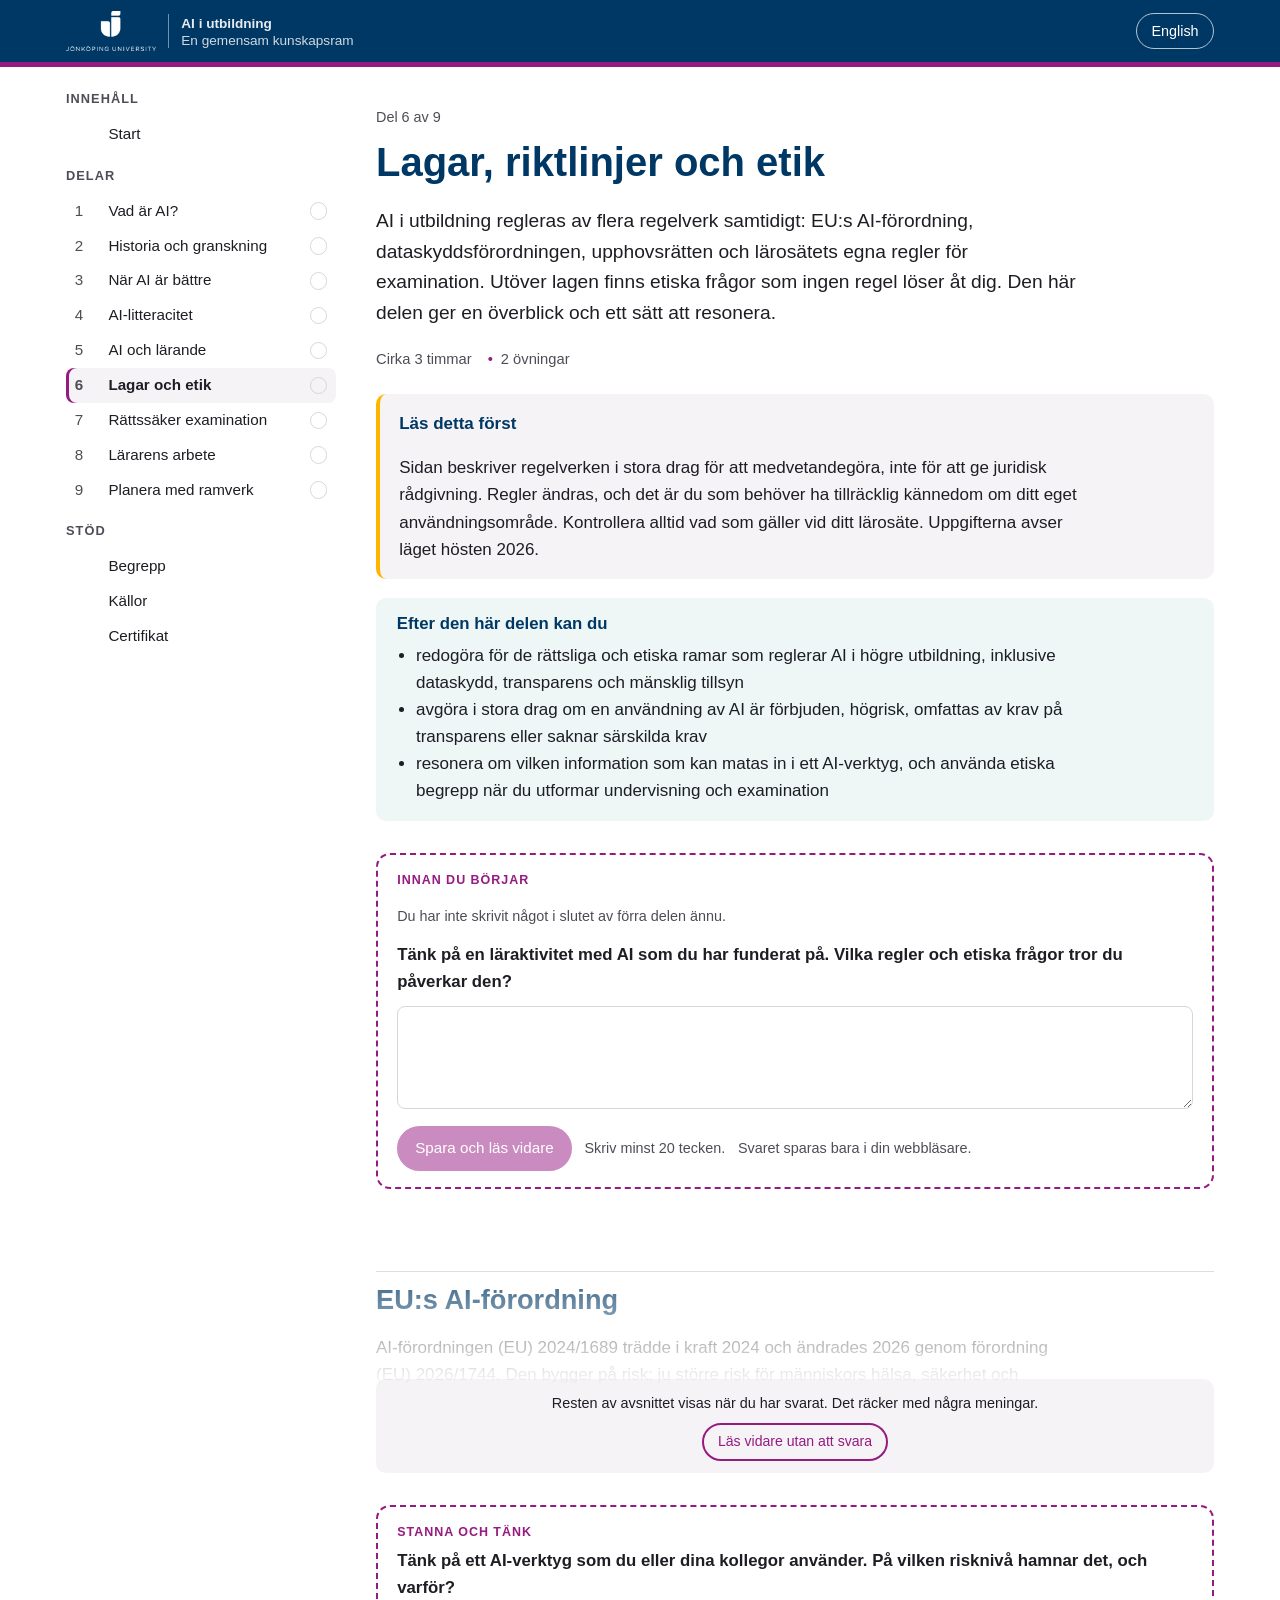
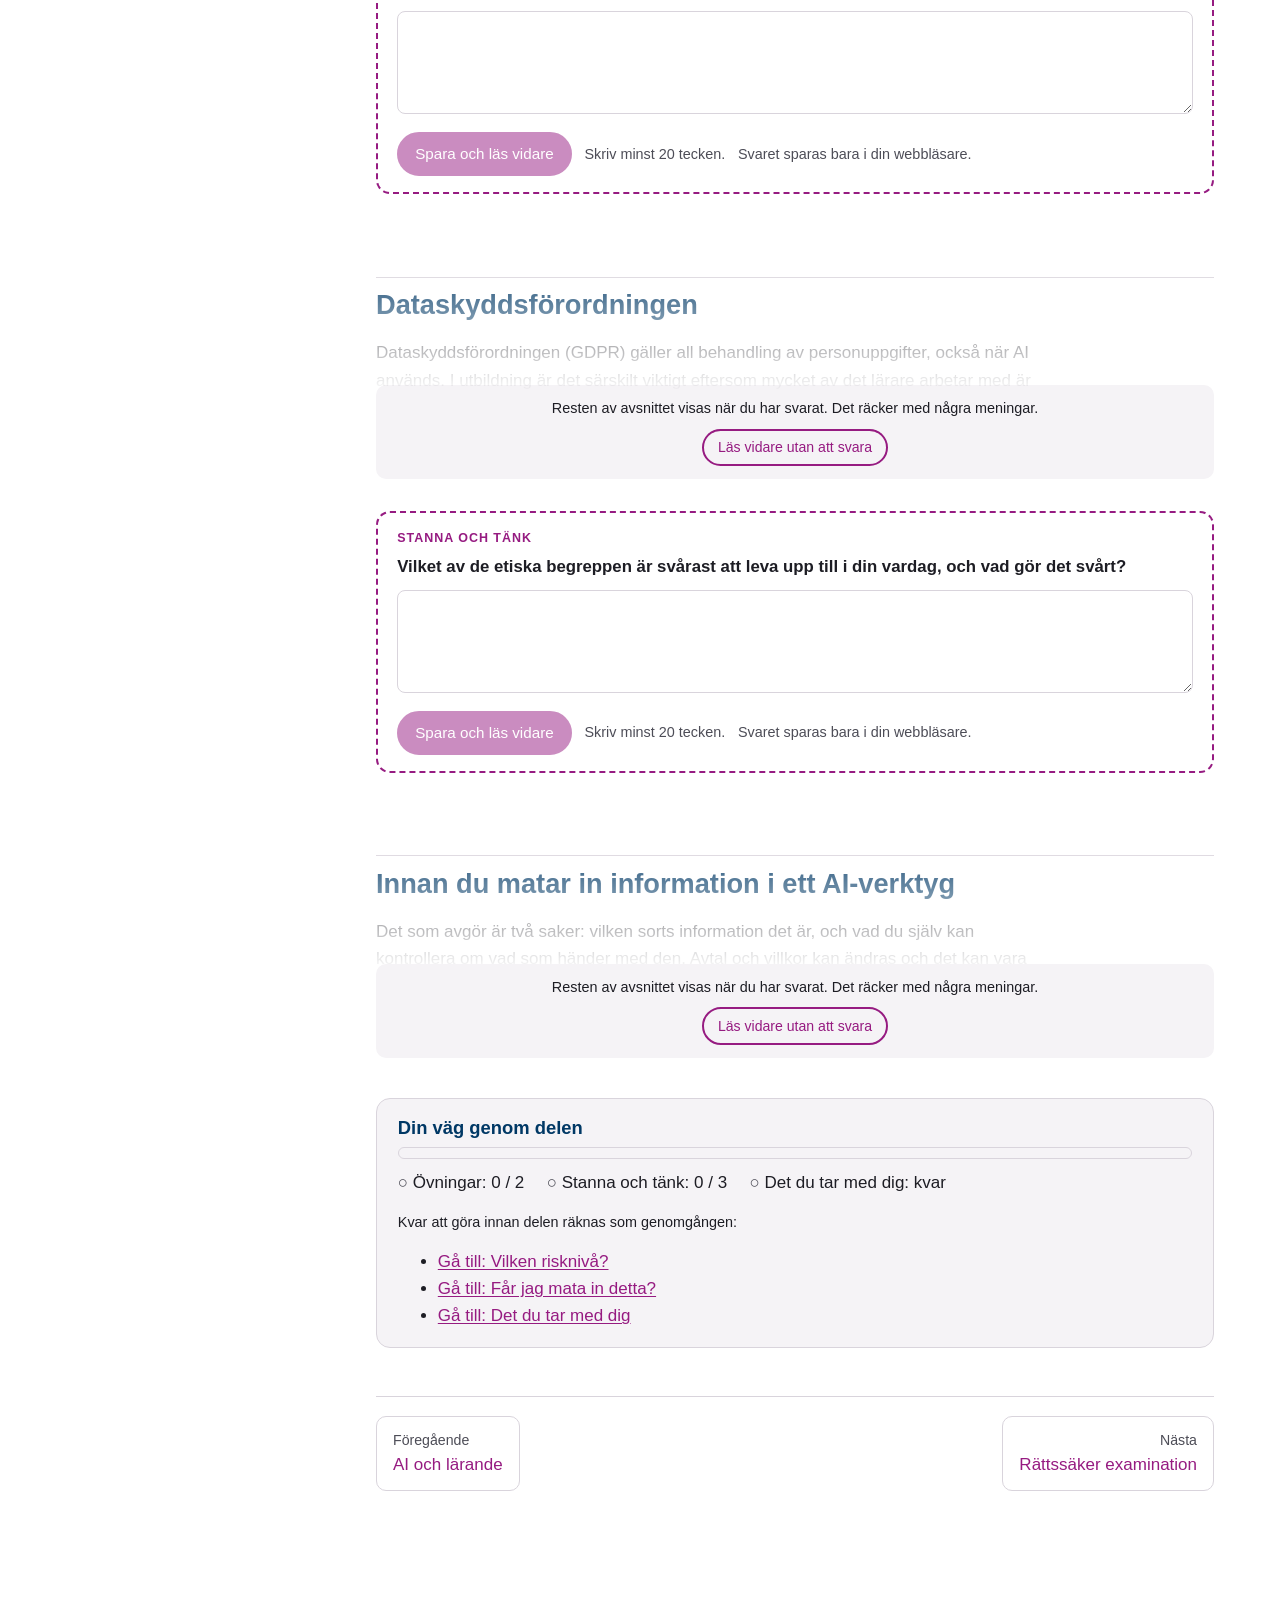
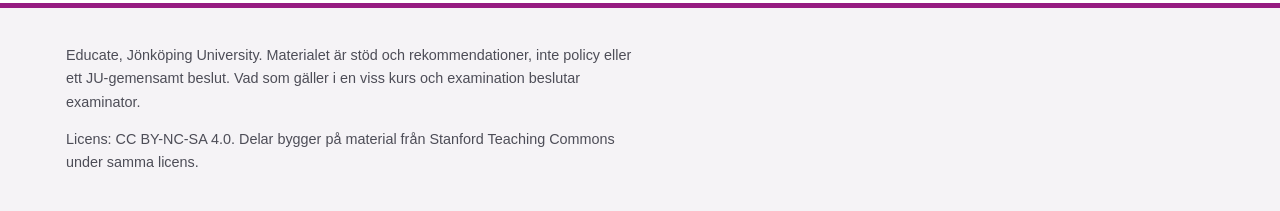
<file: lagar-och-etik.html>
<!doctype html>
<html lang="sv" data-lang="sv">
<head>
<meta charset="utf-8">
<meta name="viewport" content="width=device-width, initial-scale=1">
<title data-sv="Lagar, riktlinjer och etik | AI i utbildning" data-en="Law, guidelines and ethics | AI in education">Lagar, riktlinjer och etik | AI i utbildning</title>
<meta name="description" content="AI-förordningen, dataskydd, upphovsrätt, svenska och europeiska riktlinjer och centrala etiska begrepp.">
<link rel="stylesheet" href="assets/style.css">
<script>(function(){try{var q=new URLSearchParams(location.search).get('lang');var l=q||JSON.parse(localStorage.getItem('aiu:lang')||'"sv"');if(l==='en'){document.documentElement.lang='en';document.documentElement.dataset.lang='en';}}catch(e){}})();</script>
<script src="assets/app.js" defer></script>
</head>
<body data-page="lagar-och-etik">
<a class="skip" href="#main"><span class="l-sv">Hoppa till innehållet</span><span class="l-en">Skip to content</span></a>
<header class="top">
  <div class="top-inner">
    <a class="brand" href="index.html" data-internal>
      <img class="brand-logo" src="assets/ju-logo-white.png" alt="Jönköping University" width="90" height="40">
      <span class="brand-text"><strong><span class="l-sv">AI i utbildning</span><span class="l-en">AI in education</span></strong>
      <span><span class="l-sv">En gemensam kunskapsram</span><span class="l-en">A shared knowledge base</span></span></span>
    </a>
    <div class="top-actions">
      <button type="button" class="btn-top menu-btn" id="menuBtn" aria-controls="side" aria-expanded="false">Meny</button>
      <button type="button" class="btn-top" id="langBtn" lang="en" aria-label="Switch to English">English</button>
    </div>
  </div>
</header>
<div class="layout">
<nav class="side" id="side" aria-labelledby="navTitle"><h2 id="navTitle"><span class="l-sv">Innehåll</span><span class="l-en">Contents</span></h2><ol><li><a href="index.html" data-internal data-page="index"><span class="num" aria-hidden="true"></span><span><span class="l-sv">Start</span><span class="l-en">Start</span></span><span></span></a></li></ol><h2 class="group"><span class="l-sv">Delar</span><span class="l-en">Parts</span></h2><ol><li><a href="vad-ar-ai.html" data-internal data-page="vad-ar-ai"><span class="num" aria-hidden="true">1</span><span><span class="l-sv">Vad är AI?</span><span class="l-en">What is AI?</span></span><span class="done" role="img"></span></a></li><li><a href="historia.html" data-internal data-page="historia"><span class="num" aria-hidden="true">2</span><span><span class="l-sv">Historia och granskning</span><span class="l-en">History and inspection</span></span><span class="done" role="img"></span></a></li><li><a href="nar-ai-ar-battre.html" data-internal data-page="nar-ai-ar-battre"><span class="num" aria-hidden="true">3</span><span><span class="l-sv">När AI är bättre</span><span class="l-en">When AI is better</span></span><span class="done" role="img"></span></a></li><li><a href="ai-litteracitet.html" data-internal data-page="ai-litteracitet"><span class="num" aria-hidden="true">4</span><span><span class="l-sv">AI-litteracitet</span><span class="l-en">AI literacy</span></span><span class="done" role="img"></span></a></li><li><a href="ai-och-larande.html" data-internal data-page="ai-och-larande"><span class="num" aria-hidden="true">5</span><span><span class="l-sv">AI och lärande</span><span class="l-en">AI and learning</span></span><span class="done" role="img"></span></a></li><li><a href="lagar-och-etik.html" data-internal data-page="lagar-och-etik" aria-current="page"><span class="num" aria-hidden="true">6</span><span><span class="l-sv">Lagar och etik</span><span class="l-en">Law and ethics</span></span><span class="done" role="img"></span></a></li><li><a href="rattssaker-examination.html" data-internal data-page="rattssaker-examination"><span class="num" aria-hidden="true">7</span><span><span class="l-sv">Rättssäker examination</span><span class="l-en">Legally secure examination</span></span><span class="done" role="img"></span></a></li><li><a href="lararens-arbete.html" data-internal data-page="lararens-arbete"><span class="num" aria-hidden="true">8</span><span><span class="l-sv">Lärarens arbete</span><span class="l-en">The teacher's work</span></span><span class="done" role="img"></span></a></li><li><a href="planera.html" data-internal data-page="planera"><span class="num" aria-hidden="true">9</span><span><span class="l-sv">Planera med ramverk</span><span class="l-en">Planning with frameworks</span></span><span class="done" role="img"></span></a></li></ol><h2 class="group"><span class="l-sv">Stöd</span><span class="l-en">Support</span></h2><ol><li><a href="begrepp.html" data-internal data-page="begrepp"><span class="num" aria-hidden="true"></span><span><span class="l-sv">Begrepp</span><span class="l-en">Glossary</span></span><span></span></a></li><li><a href="kallor.html" data-internal data-page="kallor"><span class="num" aria-hidden="true"></span><span><span class="l-sv">Källor</span><span class="l-en">Sources</span></span><span></span></a></li><li><a href="certifikat.html" data-internal data-page="certifikat"><span class="num" aria-hidden="true"></span><span><span class="l-sv">Certifikat</span><span class="l-en">Certificate</span></span><span></span></a></li></ol></nav>
<main id="main" tabindex="-1">
<div class="l-sv" lang="sv">
  <p class="crumbs">Del 6 av 9</p>
  <h1>Lagar, riktlinjer och etik</h1>
  <p class="lead">AI i utbildning regleras av flera regelverk samtidigt: EU:s AI-förordning, dataskyddsförordningen, upphovsrätten och lärosätets egna regler för examination. Utöver lagen finns etiska frågor som ingen regel löser åt dig. Den här delen ger en överblick och ett sätt att resonera.</p>
  <div class="meta-row"><span>Cirka 3 timmar</span><span>2 övningar</span></div>

  <div class="box warn">
    <span class="box-title">Läs detta först</span>
    <p>Sidan beskriver regelverken i stora drag för att medvetandegöra, inte för att ge juridisk rådgivning. Regler ändras, och det är du som behöver ha tillräcklig kännedom om ditt eget användningsområde. Kontrollera alltid vad som gäller vid ditt lärosäte. Uppgifterna avser läget hösten 2026.</p>
  </div>

  <section class="goals" aria-labelledby="g6sv">
    <h2 id="g6sv">Efter den här delen kan du</h2>
    <ul>
      <li>redogöra för de rättsliga och etiska ramar som reglerar AI i högre utbildning, inklusive dataskydd, transparens och mänsklig tillsyn</li>
      <li>avgöra i stora drag om en användning av AI är förbjuden, högrisk, omfattas av krav på transparens eller saknar särskilda krav</li>
      <li>resonera om vilken information som kan matas in i ett AI-verktyg, och använda etiska begrepp när du utformar undervisning och examination</li>
    </ul>
  </section>
  <div class="gate" data-kind="bridge"><script type="application/json">{"q": "Tänk på en läraktivitet med AI som du har funderat på. Vilka regler och etiska frågor tror du påverkar den?", "prev": "ai-och-larande"}</script></div>


  <h2>EU:s AI-förordning</h2>
  <p>AI-förordningen (EU) 2024/1689 trädde i kraft 2024 och ändrades 2026 genom förordning (EU) 2026/1744. Den bygger på risk: ju större risk för människors hälsa, säkerhet och rättigheter, desto strängare krav.</p>
  <div class="table-wrap">
  <table>
    <caption>AI-förordningens risknivåer och vad de betyder för utbildning</caption>
    <thead><tr><th scope="col">Nivå</th><th scope="col">Exempel i utbildning</th><th scope="col">Gäller från</th></tr></thead>
    <tbody>
      <tr><th scope="row">Förbjudet</th><td>System som härleder känslor hos studenter eller anställda, till exempel övervakning som läser av stress eller uppmärksamhet under prov. Undantag finns bara för medicinska skäl och säkerhetsskäl.</td><td>Februari 2025</td></tr>
      <tr><th scope="row">Hög risk</th><td>System som används för att avgöra antagning, bedöma studieresultat, styra lärprocessen utifrån sådana bedömningar, bedöma vilken utbildningsnivå någon ska ha, eller övervaka och upptäcka otillåtet beteende vid prov.</td><td>Kraven gäller från december 2027. Klassificeringen gäller redan.</td></tr>
      <tr><th scope="row">Krav på transparens</th><td>En chattjänst som svarar på studenters frågor ska tala om att den är en AI. Syntetiskt innehåll ska kunna identifieras maskinellt, och manipulerade bilder och filmer ska märkas.</td><td>Augusti 2026</td></tr>
      <tr><th scope="row">Inga särskilda krav</th><td>De flesta vardagliga användningar, som skrivstöd, översättning och planering. Dataskydd och övriga regler gäller ändå.</td><td>Vid behov</td></tr>
    </tbody>
  </table>
  </div>
  <div class="box">
    <span class="box-title">En vanlig chatt är inte automatiskt högrisk</span>
    <p>Klassificeringen beror på vad systemet är avsett för. En AI-chatt som studenter använder i en skrivövning är inte ett högrisksystem bara för att den används i utbildning. Ett system som används för att bedöma och betygsätta studenters prestationer kan däremot vara det.</p>
  </div>
  <p><strong>Kravet på AI-kunnighet</strong> i artikel 4 gäller sedan februari 2025. Den som använder AI-system i sin verksamhet ska vidta åtgärder för att personalen har tillräcklig kunskap, med hänsyn till sammanhanget. Efter ändringen 2026 krävs ingen viss nivå hos den enskilda. Det här materialet är ett exempel på en sådan åtgärd.</p>

    <div class="gate" data-kind="pause"><script type="application/json">{"q": "Tänk på ett AI-verktyg som du eller dina kollegor använder. På vilken risknivå hamnar det, och varför?"}</script></div>
  <h2>Dataskyddsförordningen</h2>
  <p>Dataskyddsförordningen (GDPR) gäller all behandling av personuppgifter, också när AI används. I utbildning är det särskilt viktigt eftersom mycket av det lärare arbetar med är personuppgifter.</p>
  <ul>
    <li><strong>Studenters texter är personuppgifter.</strong> Det gäller också inspelningar, betyg, namn, e-postadresser och fritextsvar i kursvärderingar som kan peka ut någon.</li>
    <li><strong>Det krävs en rättslig grund.</strong> Inom utbildning är samtycke sällan den grund som bär behandlingen, eftersom studenten står i beroendeställning till lärosätet.</li>
    <li><strong>Var behandlas informationen?</strong> Överföring utanför EU och Europeiska ekonomiska samarbetsområdet (EES) kräver särskilda skydd.</li>
    <li><strong>Automatiserade beslut.</strong> Den enskilda har rätt att inte bli föremål för beslut som enbart grundas på automatiserad behandling, om beslutet har rättsliga följder eller på liknande sätt påverkar henne betydande.</li>
    <li><strong>Konsekvensbedömning.</strong> Ny teknik som innebär hög risk för de registrerade kräver en konsekvensbedömning innan den används.</li>
  </ul>

  <h2>Upphovsrätt</h2>
  <ul>
    <li>Upphovsrätten skyddar verk som är resultatet av en människas egna, fria och kreativa val. Material som genererats helt av AI saknar därför enligt rådande uppfattning skydd. Ju mer en människa själv har valt, bearbetat och format, desto mer kan vara hennes verk.</li>
    <li>Att ladda upp kurslitteratur, artiklar eller andras material i ett AI-verktyg kan strida mot licensvillkor eller upphovsrätt.</li>
    <li>För examination är ansvar viktigare än ägande: den som lämnar in ansvarar för hela innehållet.</li>
  </ul>

  <h2>Riktlinjer och strategier</h2>
  <div class="grid">
    <div class="card"><h3>Sveriges AI-strategi (2026)</h3><p>Lärare ska få utbildning i digitalisering och AI. AI ska integreras djupare i högre utbildning, och korta AI-kurser ska erbjudas för yrkesverksamma.</p></div>
    <div class="card"><h3>EU:s etiska riktlinjer för lärare (2026)</h3><p>Europeiska kommissionens uppdaterade riktlinjer om etisk användning av AI och data i undervisning och lärande, med frågor som lärare kan ställa inför användning.</p></div>
    <div class="card"><h3>UKÄ om rättssäker examination</h3><p>Universitetskanslersämbetet beskriver rättssäkerhet som förutsebarhet: klara regler som är publicerade och tillämpas lojalt och korrekt. Del 7 bygger vidare på det.</p></div>
    <div class="card"><h3>Lärosätets egna regler</h3><p>Regler för utbildning och examination, disciplinära åtgärder och informationssäkerhet. Vid Jönköping University ska villkor och tillåtna hjälpmedel meddelas skriftligt senast två veckor före examinationen.</p></div>
  </div>

  <div class="ex" data-type="sort">
    <script type="application/json">{
      "badge": "Sortera", "title": "Vilken risknivå?",
      "intro": "Placera varje användning på den risknivå i AI-förordningen som passar bäst. Tänk på vad systemet är avsett för.",
      "categories": ["Förbjudet", "Hög risk", "Krav på transparens", "Inga särskilda krav"],
      "items": [
        {"t": "Ett övervakningssystem för digitala tentamina som analyserar studenternas ansiktsuttryck för att bedöma stress och nervositet.", "c": 0, "fb": "Att härleda känslor hos studenter i utbildning är förbjudet sedan februari 2025, utom av medicinska skäl eller säkerhetsskäl."},
        {"t": "Ett system som automatiskt rättar och betygsätter studenters inlämningar.", "c": 1, "fb": "System avsedda att bedöma studieresultat är högrisk enligt bilaga III. Kraven gäller från december 2027."},
        {"t": "En chattbot på kurssidan som svarar på frågor om schema och examination.", "c": 2, "fb": "Användarna ska få veta att de interagerar med en AI. Det gäller från augusti 2026."},
        {"t": "En lärare använder en språkmodell för att få idéer till en ny seminarieuppgift.", "c": 3, "fb": "Inga särskilda krav enligt AI-förordningen, men läraren ansvarar för innehållet och för vilken information som matas in."},
        {"t": "Ett system som avgör vilka sökande som antas till ett program.", "c": 1, "fb": "System för tillträde och antagning är högrisk enligt bilaga III."},
        {"t": "Ett system som övervakar och flaggar misstänkt fusk under en digital tentamen.", "c": 1, "fb": "System för att övervaka och upptäcka otillåtet beteende vid prov är högrisk. Om det dessutom härleder känslor är det förbjudet."},
        {"t": "Studenter använder ett AI-verktyg för att få förslag på språkliga förbättringar i egna texter.", "c": 3, "fb": "Inga särskilda krav enligt AI-förordningen. Vad som är tillåtet i en examination avgörs av examinators regler."}
      ]
    }</script>
  </div>

  <h2>Centrala etiska begrepp</h2>
  <div class="table-wrap">
  <table>
    <caption>Begrepp och frågor att ställa inför användning av AI</caption>
    <thead><tr><th scope="col">Begrepp</th><th scope="col">Vad det betyder</th><th scope="col">Fråga att ställa</th></tr></thead>
    <tbody>
      <tr><th scope="row">Dataskydd</th><td>Att personuppgifter behandlas lagligt, säkert och för ett bestämt syfte.</td><td>Vems uppgifter matar jag in, och vet jag vad som händer med dem?</td></tr>
      <tr><th scope="row">Transparens</th><td>Att det är öppet när och hur AI används, och på vilka grunder.</td><td>Vet studenterna att AI har använts i materialet eller återkopplingen?</td></tr>
      <tr><th scope="row">Mänsklig tillsyn</th><td>Att en människa har förutsättningar att förstå, granska och gå emot systemet.</td><td>Har jag tid, underlag och mandat att göra en egen bedömning?</td></tr>
      <tr><th scope="row">Rättvisa</th><td>Att ingen behandlas sämre på grund av skevheter i data eller system.</td><td>Kan verktyget missgynna någon grupp, till exempel de som skriver på andraspråk?</td></tr>
      <tr><th scope="row">Likvärdighet</th><td>Att alla studenter har samma möjligheter oavsett ekonomi och förutsättningar.</td><td>Kan alla lösa uppgiften utan att betala för ett verktyg?</td></tr>
      <tr><th scope="row">Personlig integritet</th><td>Skyddet för den enskildas privatliv.</td><td>Övervakar eller profilerar användningen studenterna mer än nödvändigt?</td></tr>
      <tr><th scope="row">Akademisk integritet</th><td>Hederlighet och ansvar i lärande, forskning och examination.</td><td>Är det tydligt vad som är studentens eget arbete och vad som är tillåten hjälp?</td></tr>
      <tr><th scope="row">Hållbarhet</th><td>Miljömässiga, sociala och ekonomiska konsekvenser.</td><td>Tillför AI tillräckligt mycket för att motivera resursåtgången?</td></tr>
      <tr><th scope="row">Ansvar</th><td>Att det är tydligt vem som ansvarar för resultat och beslut.</td><td>Vem står för innehållet om det blir fel?</td></tr>
    </tbody>
  </table>
  </div>

    <div class="gate" data-kind="pause"><script type="application/json">{"q": "Vilket av de etiska begreppen är svårast att leva upp till i din vardag, och vad gör det svårt?"}</script></div>
  <h2>Innan du matar in information i ett AI-verktyg</h2>
  <p>Det som avgör är två saker: vilken sorts information det är, och vad du själv kan kontrollera om vad som händer med den. Avtal och villkor kan ändras och det kan vara oklart vad de omfattar. Utgå därför från det du kan veta: sparas det du skriver, används det för att träna modellen, var behandlas det och vem kan komma åt det?</p>
  <div class="table-wrap">
  <table>
    <caption>Rekommendationer efter informationstyp och miljö</caption>
    <thead><tr><th scope="col">Information</th><th scope="col">Lokalt på din egen dator</th><th scope="col">Tjänst där du har kontrollerat att inget sparas eller används för träning och att behandlingen sker inom EU</th><th scope="col">Tjänst där du inte vet</th></tr></thead>
    <tbody>
      <tr><th scope="row">Öppen information, eget material utan personuppgifter</th><td>Kan användas</td><td>Kan användas</td><td>Kan användas</td></tr>
      <tr><th scope="row">Studenters texter, namn, betyg</th><td>Med försiktighet</td><td>Med stor försiktighet</td><td>Bör inte</td></tr>
      <tr><th scope="row">Känsliga personuppgifter, till exempel hälsa</th><td>Med stor försiktighet</td><td>Bör inte</td><td>Bör inte</td></tr>
      <tr><th scope="row">Forskningsdata, sekretessbelagd information</th><td>Enligt etikprövning och datahanteringsplan</td><td>Bör inte, om inte etikprövning och datahanteringsplan medger det</td><td>Bör inte</td></tr>
      <tr><th scope="row">Upphovsrättsskyddat material, till exempel kurslitteratur</th><td>Med försiktighet</td><td>Kontrollera licensen</td><td>Bör inte</td></tr>
    </tbody>
  </table>
  </div>

  <h2>Problem och lösningar</h2>
  <div class="pair">
    <h3>Studenttexter i en AI-tjänst</h3>
    <div class="prob"><span class="lbl">Problem</span><p>En lärare laddar upp 40 studentuppsatser i en gratis AI-tjänst för att få förslag på återkoppling.</p></div>
    <div class="sol"><span class="lbl">Lösning</span><p>Använd AI för att ta fram generiska kommentarer utifrån kriterierna, och skriv den individuella återkopplingen själv. Om AI ska användas på studenttexter: avidentifiera, använd en miljö där du vet vad som händer med informationen, och berätta det för studenterna.</p></div>
  </div>
  <div class="pair">
    <h3>Chattbot utan märkning</h3>
    <div class="prob"><span class="lbl">Problem</span><p>En kurs har en assistent i lärplattformen som svarar på studenternas frågor i lärarens namn.</p></div>
    <div class="sol"><span class="lbl">Lösning</span><p>Tala om att det är en AI, vad den bygger på och vart studenten vänder sig med frågor den inte kan svara på. Det är också ett krav enligt AI-förordningen från augusti 2026.</p></div>
  </div>
  <div class="pair">
    <h3>Fritextsvar från kursvärderingen</h3>
    <div class="prob"><span class="lbl">Problem</span><p>Fritextsvaren innehåller namn på lärare och uppgifter om studenters hälsa.</p></div>
    <div class="sol"><span class="lbl">Lösning</span><p>Ta bort sådant innan ett verktyg används, välj en miljö där du vet vad som händer med informationen, läs svaren själv också och radera underlaget efteråt.</p></div>
  </div>
  <div class="pair">
    <h3>Övervakning av distanstentamen</h3>
    <div class="prob"><span class="lbl">Problem</span><p>En leverantör erbjuder en övervakningslösning som bland annat mäter studenternas ”engagemang” och stressnivå via kameran.</p></div>
    <div class="sol"><span class="lbl">Lösning</span><p>Att härleda känslor hos studenter är förbjudet. Övervakning som upptäcker otillåtet beteende vid prov är dessutom högrisk. Överväg i stället en annan examinationsform.</p></div>
  </div>

  <div class="ex" data-type="choice">
    <script type="application/json">{
      "badge": "Scenarier", "title": "Får jag mata in detta?",
      "questions": [
        {"q": "Du vill att en AI-tjänst ska föreslå förbättringar av lärandemålen i en kursplan.", "options": [
          {"t": "Ja, kursplanen är ett offentligt dokument utan personuppgifter.", "ok": true, "fb": "Öppen information utan personuppgifter kan användas. Du ansvarar för att granska förslagen."},
          {"t": "Nej, inga dokument från lärosätet får matas in.", "fb": "Det finns inget generellt hinder mot att mata in öppen information. Det som avgör är informationstypen."}
        ]},
        {"q": "Du vill att en AI-tjänst du inte vet något om ska sammanfatta en students ansökan om särskilt stöd.", "options": [
          {"t": "Ja, om jag tar bort namnet.", "fb": "Ansökan innehåller troligen hälsouppgifter, som är känsliga personuppgifter. Att ta bort namnet räcker sällan för att avidentifiera."},
          {"t": "Nej, det är känsliga personuppgifter och jag vet inte vad som händer med dem.", "ok": true, "fb": "Rätt. Känsliga personuppgifter bör inte matas in i en tjänst där du inte vet vad som händer med informationen."}
        ]},
        {"q": "Du vill använda en språkmodell som körs lokalt på din dator för att sortera anonyma fritextsvar från en kursvärdering i teman.", "options": [
          {"t": "Ja, men jag tar först bort namn och uppgifter som kan peka ut någon, och läser svaren själv också.", "ok": true, "fb": "En lokal miljö och avidentifiering minskar riskerna. Små grupper kan ändå göra svar identifierbara."},
          {"t": "Ja, svaren är anonyma så inga åtgärder behövs.", "fb": "Även anonyma fritextsvar kan peka ut en person, särskilt i små grupper, och kan innehålla uppgifter om hälsa eller namngivna lärare."}
        ]}
      ]
    }</script>
  </div>
  <div class="gate" data-kind="exit"><script type="application/json">{"q": "Vad är det viktigaste du tar med dig från den här delen? Formulera det så att du kan använda det i nästa del."}</script></div>
</div>

<div class="l-en" lang="en">
  <p class="crumbs">Part 6 of 9</p>
  <h1>Law, guidelines and ethics</h1>
  <p class="lead">AI in education is governed by several frameworks at once: the EU AI Act, the General Data Protection Regulation, copyright and the institution's own examination rules. Beyond the law there are ethical questions no rule will settle for you. This part gives an overview and a way of reasoning.</p>
  <div class="meta-row"><span>About 3 hours</span><span>2 exercises</span></div>

  <div class="box warn">
    <span class="box-title">Read this first</span>
    <p>This page describes the frameworks in outline to raise awareness, not to give legal advice. Rules change, and you need sufficient knowledge of your own area of use. Always check what applies at your institution. The information reflects the situation in autumn 2026.</p>
  </div>

  <section class="goals" aria-labelledby="g6en">
    <h2 id="g6en">After this part you can</h2>
    <ul>
      <li>account for the legal and ethical frameworks governing AI in higher education, including data protection, transparency and human oversight</li>
      <li>judge in outline whether a use of AI is prohibited, high-risk, subject to transparency requirements or without specific requirements</li>
      <li>reason about what information may be entered into an AI tool, and use ethical concepts when designing teaching and examination</li>
    </ul>
  </section>
  <div class="gate" data-kind="bridge"><script type="application/json">{"q": "Think of a learning activity with AI that you have been considering. Which rules and ethical questions do you think affect it?", "prev": "ai-och-larande"}</script></div>


  <h2>The EU AI Act</h2>
  <p>The AI Act, Regulation (EU) 2024/1689, entered into force in 2024 and was amended in 2026 by Regulation (EU) 2026/1744. It is risk-based: the greater the risk to people's health, safety and rights, the stricter the requirements.</p>
  <div class="table-wrap">
  <table>
    <caption>The AI Act's risk levels and what they mean for education</caption>
    <thead><tr><th scope="col">Level</th><th scope="col">Examples in education</th><th scope="col">Applies from</th></tr></thead>
    <tbody>
      <tr><th scope="row">Prohibited</th><td>Systems that infer emotions of students or staff, for example monitoring that reads stress or attention during exams. Exceptions exist only for medical or safety reasons.</td><td>February 2025</td></tr>
      <tr><th scope="row">High risk</th><td>Systems used to decide admission, assess learning outcomes, steer the learning process based on such assessments, assess the appropriate level of education, or monitor and detect prohibited behaviour during tests.</td><td>Requirements apply from December 2027. The classification already applies.</td></tr>
      <tr><th scope="row">Transparency requirements</th><td>A chat service answering students' questions must disclose that it is an AI. Synthetic content must be machine-detectable, and manipulated images and videos must be labelled.</td><td>August 2026</td></tr>
      <tr><th scope="row">No specific requirements</th><td>Most everyday uses, such as writing support, translation and planning. Data protection and other rules still apply.</td><td>As needed</td></tr>
    </tbody>
  </table>
  </div>
  <div class="box">
    <span class="box-title">An ordinary chat is not automatically high-risk</span>
    <p>Classification depends on the system's intended purpose. An AI chat that students use in a writing exercise is not a high-risk system just because it is used in education. A system used to assess and grade students' performance, however, may be.</p>
  </div>
  <p><strong>The AI literacy requirement</strong> in Article 4 has applied since February 2025. Those who use AI systems in their operations must take measures so that staff have sufficient knowledge, taking the context into account. Since the 2026 amendment, no specific level is required of the individual. This material is one example of such a measure.</p>

    <div class="gate" data-kind="pause"><script type="application/json">{"q": "Think of an AI tool that you or your colleagues use. Which risk level does it fall into, and why?"}</script></div>
  <h2>The General Data Protection Regulation</h2>
  <p>The General Data Protection Regulation (GDPR) applies to all processing of personal data, including when AI is used. In education this matters particularly because much of what teachers work with is personal data.</p>
  <ul>
    <li><strong>Students' texts are personal data.</strong> So are recordings, grades, names, email addresses and free-text course evaluation answers that can identify someone.</li>
    <li><strong>A legal basis is required.</strong> In education, consent is rarely the basis for processing, because the student is in a dependent position relative to the institution.</li>
    <li><strong>Where is the information processed?</strong> Transfers outside the EU and the European Economic Area (EEA) require special safeguards.</li>
    <li><strong>Automated decisions.</strong> Individuals have the right not to be subject to decisions based solely on automated processing that produce legal effects or similarly significantly affect them.</li>
    <li><strong>Impact assessment.</strong> New technology involving high risk to the data subjects requires an impact assessment before use.</li>
  </ul>

  <h2>Copyright</h2>
  <ul>
    <li>Copyright protects works resulting from a person's own free and creative choices. Material generated entirely by AI is therefore, according to prevailing opinion, unprotected. The more a person has chosen, edited and shaped, the more may be their work.</li>
    <li>Uploading course literature, articles or others' material to an AI tool may breach licence terms or copyright.</li>
    <li>For examination, responsibility matters more than ownership: whoever submits is responsible for all content.</li>
  </ul>

  <h2>Guidelines and strategies</h2>
  <div class="grid">
    <div class="card"><h3>Sweden's AI strategy (2026)</h3><p>Teachers should receive training in digitalisation and AI. AI should be more deeply integrated into higher education, and short AI courses should be offered to professionals.</p></div>
    <div class="card"><h3>EU ethical guidelines for educators (2026)</h3><p>The European Commission's updated guidelines on the ethical use of AI and data in teaching and learning, with questions teachers can ask before use.</p></div>
    <div class="card"><h3>The Swedish Higher Education Authority on legally secure examination</h3><p>The authority describes legal certainty as predictability: clear rules that are published and applied loyally and correctly. Part 7 builds on this.</p></div>
    <div class="card"><h3>The institution's own rules</h3><p>Rules for education and examination, disciplinary measures and information security. At Jönköping University, conditions and permitted aids must be communicated in writing at least two weeks before the examination.</p></div>
  </div>

  <div class="ex" data-type="sort">
    <script type="application/json">{
      "badge": "Sort", "title": "Which risk level?",
      "intro": "Place each use at the AI Act risk level that fits best. Consider what the system is intended for.",
      "categories": ["Prohibited", "High risk", "Transparency requirements", "No specific requirements"],
      "items": [
        {"t": "A monitoring system for digital exams that analyses students' facial expressions to assess stress and nervousness.", "c": 0, "fb": "Inferring emotions of students in education has been prohibited since February 2025, except for medical or safety reasons."},
        {"t": "A system that automatically marks and grades students' submissions.", "c": 1, "fb": "Systems intended to assess learning outcomes are high-risk under Annex III. Requirements apply from December 2027."},
        {"t": "A chatbot on the course page that answers questions about the timetable and examination.", "c": 2, "fb": "Users must be told they are interacting with an AI. This applies from August 2026."},
        {"t": "A teacher uses a language model to get ideas for a new seminar task.", "c": 3, "fb": "No specific requirements under the AI Act, but the teacher is responsible for the content and for what information is entered."},
        {"t": "A system that decides which applicants are admitted to a programme.", "c": 1, "fb": "Systems for access and admission are high-risk under Annex III."},
        {"t": "A system that monitors and flags suspected cheating during a digital exam.", "c": 1, "fb": "Systems for monitoring and detecting prohibited behaviour during tests are high-risk. If they also infer emotions, they are prohibited."},
        {"t": "Students use an AI tool to get suggested language improvements in their own texts.", "c": 3, "fb": "No specific requirements under the AI Act. What is allowed in an examination is decided by the examiner's rules."}
      ]
    }</script>
  </div>

  <h2>Key ethical concepts</h2>
  <div class="table-wrap">
  <table>
    <caption>Concepts and questions to ask before using AI</caption>
    <thead><tr><th scope="col">Concept</th><th scope="col">What it means</th><th scope="col">Question to ask</th></tr></thead>
    <tbody>
      <tr><th scope="row">Data protection</th><td>Personal data processed lawfully, securely and for a defined purpose.</td><td>Whose data am I entering, and do I know what happens to it?</td></tr>
      <tr><th scope="row">Transparency</th><td>Openness about when and how AI is used, and on what grounds.</td><td>Do students know that AI was used in the material or feedback?</td></tr>
      <tr><th scope="row">Human oversight</th><td>A person is in a position to understand, review and go against the system.</td><td>Do I have time, information and a mandate to make my own judgement?</td></tr>
      <tr><th scope="row">Fairness</th><td>Nobody is treated worse because of bias in data or systems.</td><td>Could the tool disadvantage a group, such as second-language writers?</td></tr>
      <tr><th scope="row">Equity</th><td>All students have the same opportunities regardless of finances and circumstances.</td><td>Can everyone complete the task without paying for a tool?</td></tr>
      <tr><th scope="row">Privacy</th><td>Protection of the individual's private life.</td><td>Does the use monitor or profile students more than necessary?</td></tr>
      <tr><th scope="row">Academic integrity</th><td>Honesty and responsibility in learning, research and examination.</td><td>Is it clear what is the student's own work and what is permitted help?</td></tr>
      <tr><th scope="row">Sustainability</th><td>Environmental, social and economic consequences.</td><td>Does AI add enough to justify the resources used?</td></tr>
      <tr><th scope="row">Responsibility</th><td>Clarity about who is responsible for results and decisions.</td><td>Who answers for the content if it goes wrong?</td></tr>
    </tbody>
  </table>
  </div>

    <div class="gate" data-kind="pause"><script type="application/json">{"q": "Which of the ethical concepts is hardest to live up to in your everyday work, and what makes it hard?"}</script></div>
  <h2>Before you enter information into an AI tool</h2>
  <p>Two things decide: what kind of information it is, and what you can verify yourself about what happens to it. Agreements and terms can change, and what they cover may be unclear. Start from what you can know: is what you type stored, is it used to train the model, where is it processed and who can access it?</p>
  <div class="table-wrap">
  <table>
    <caption>Recommendations by type of information and environment</caption>
    <thead><tr><th scope="col">Information</th><th scope="col">Locally on your own computer</th><th scope="col">A service where you have verified that nothing is stored or used for training and processing takes place in the EU</th><th scope="col">A service where you do not know</th></tr></thead>
    <tbody>
      <tr><th scope="row">Open information, your own material without personal data</th><td>Can be used</td><td>Can be used</td><td>Can be used</td></tr>
      <tr><th scope="row">Students' texts, names, grades</th><td>With caution</td><td>With great caution</td><td>Should not</td></tr>
      <tr><th scope="row">Sensitive personal data, such as health</th><td>With great caution</td><td>Should not</td><td>Should not</td></tr>
      <tr><th scope="row">Research data, confidential information</th><td>According to ethical approval and data management plan</td><td>Should not, unless ethical approval and data management plan allow it</td><td>Should not</td></tr>
      <tr><th scope="row">Copyrighted material, such as course literature</th><td>With caution</td><td>Check the licence</td><td>Should not</td></tr>
    </tbody>
  </table>
  </div>

  <h2>Problems and solutions</h2>
  <div class="pair">
    <h3>Student texts in an AI service</h3>
    <div class="prob"><span class="lbl">Problem</span><p>A teacher uploads 40 student essays to a free AI service to get suggested feedback.</p></div>
    <div class="sol"><span class="lbl">Solution</span><p>Use AI to produce generic comments based on the criteria, and write the individual feedback yourself. If AI is to be used on student texts: de-identify, use an environment where you know what happens to the information, and tell the students.</p></div>
  </div>
  <div class="pair">
    <h3>An unlabelled chatbot</h3>
    <div class="prob"><span class="lbl">Problem</span><p>A course has an assistant in the learning platform that answers students' questions in the teacher's name.</p></div>
    <div class="sol"><span class="lbl">Solution</span><p>Say that it is an AI, what it is based on and where students should turn with questions it cannot answer. This is also a requirement under the AI Act from August 2026.</p></div>
  </div>
  <div class="pair">
    <h3>Free-text course evaluation answers</h3>
    <div class="prob"><span class="lbl">Problem</span><p>The free-text answers contain names of teachers and information about students' health.</p></div>
    <div class="sol"><span class="lbl">Solution</span><p>Remove such content before using a tool, choose an environment where you know what happens to the information, read the answers yourself too and delete the material afterwards.</p></div>
  </div>
  <div class="pair">
    <h3>Monitoring a remote exam</h3>
    <div class="prob"><span class="lbl">Problem</span><p>A vendor offers a monitoring solution that, among other things, measures students' “engagement” and stress levels through the camera.</p></div>
    <div class="sol"><span class="lbl">Solution</span><p>Inferring students' emotions is prohibited. Monitoring that detects prohibited behaviour during tests is also high-risk. Consider a different form of examination instead.</p></div>
  </div>

  <div class="ex" data-type="choice">
    <script type="application/json">{
      "badge": "Scenarios", "title": "May I enter this?",
      "questions": [
        {"q": "You want an AI service to suggest improvements to the learning outcomes in a course syllabus.", "options": [
          {"t": "Yes, the syllabus is a public document without personal data.", "ok": true, "fb": "Open information without personal data can be used. You are responsible for reviewing the suggestions."},
          {"t": "No, no documents from the institution may be entered.", "fb": "There is no general barrier to entering open information. What decides is the type of information."}
        ]},
        {"q": "You want an AI service you know nothing about to summarise a student's application for special educational support.", "options": [
          {"t": "Yes, if I remove the name.", "fb": "The application probably contains health information, which is sensitive personal data. Removing the name is rarely enough to de-identify."},
          {"t": "No, it is sensitive personal data and I do not know what happens to it.", "ok": true, "fb": "Correct. Sensitive personal data should not be entered into a service where you do not know what happens to the information."}
        ]},
        {"q": "You want to use a language model running locally on your computer to sort anonymous free-text course evaluation answers into themes.", "options": [
          {"t": "Yes, but I first remove names and details that could identify someone, and read the answers myself too.", "ok": true, "fb": "A local environment and de-identification reduce the risks. Small groups can still make answers identifiable."},
          {"t": "Yes, the answers are anonymous so no measures are needed.", "fb": "Even anonymous free-text answers can identify a person, especially in small groups, and may contain information about health or named teachers."}
        ]}
      ]
    }</script>
  </div>
  <div class="gate" data-kind="exit"><script type="application/json">{"q": "What is the most important thing you take with you from this part? Phrase it so that you can use it in the next part."}</script></div>
</div>
<section class="journey" aria-live="polite"></section>
<nav class="pager" aria-label="Sidor / Pages"><a class="prev" href="ai-och-larande.html" data-internal rel="prev"><small><span class="l-sv">Föregående</span><span class="l-en">Previous</span></small><span class="l-sv">AI och lärande</span><span class="l-en">AI and learning</span></a><a class="next" href="rattssaker-examination.html" data-internal rel="next"><small><span class="l-sv">Nästa</span><span class="l-en">Next</span></small><span class="l-sv">Rättssäker examination</span><span class="l-en">Legally secure examination</span></a></nav>
</main>
</div>
<footer class="site"><div class="inner">
<p><span class="l-sv">Educate, Jönköping University. Materialet är stöd och rekommendationer, inte policy eller ett JU-gemensamt beslut. Vad som gäller i en viss kurs och examination beslutar examinator.</span><span class="l-en">Educate, Jönköping University. The material is support and recommendations, not policy or a university-wide decision. What applies in a particular course and examination is decided by the examiner.</span></p>
<p><span class="l-sv">Licens: CC BY-NC-SA 4.0. Delar bygger på material från Stanford Teaching Commons under samma licens.</span><span class="l-en">Licence: CC BY-NC-SA 4.0. Parts build on material from Stanford Teaching Commons under the same licence.</span></p>
</div></footer>
</body>
</html>
</file>
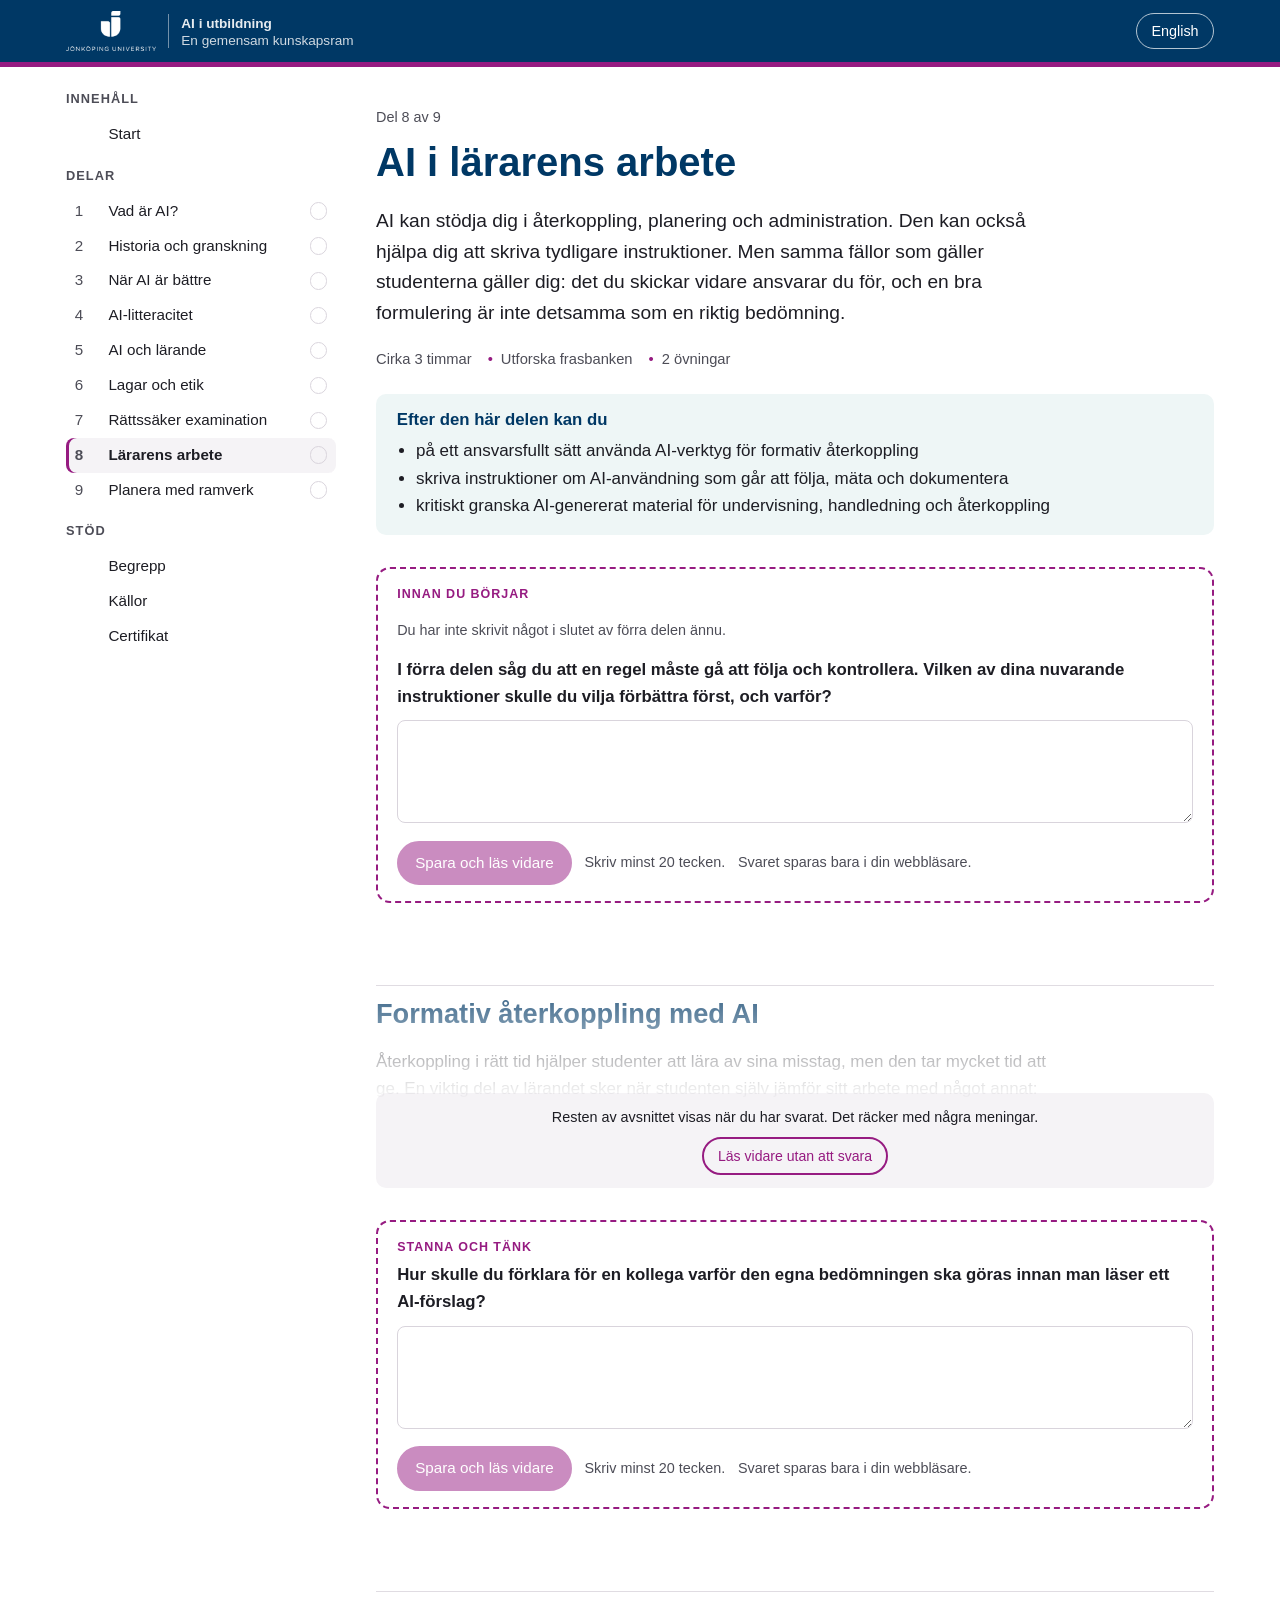
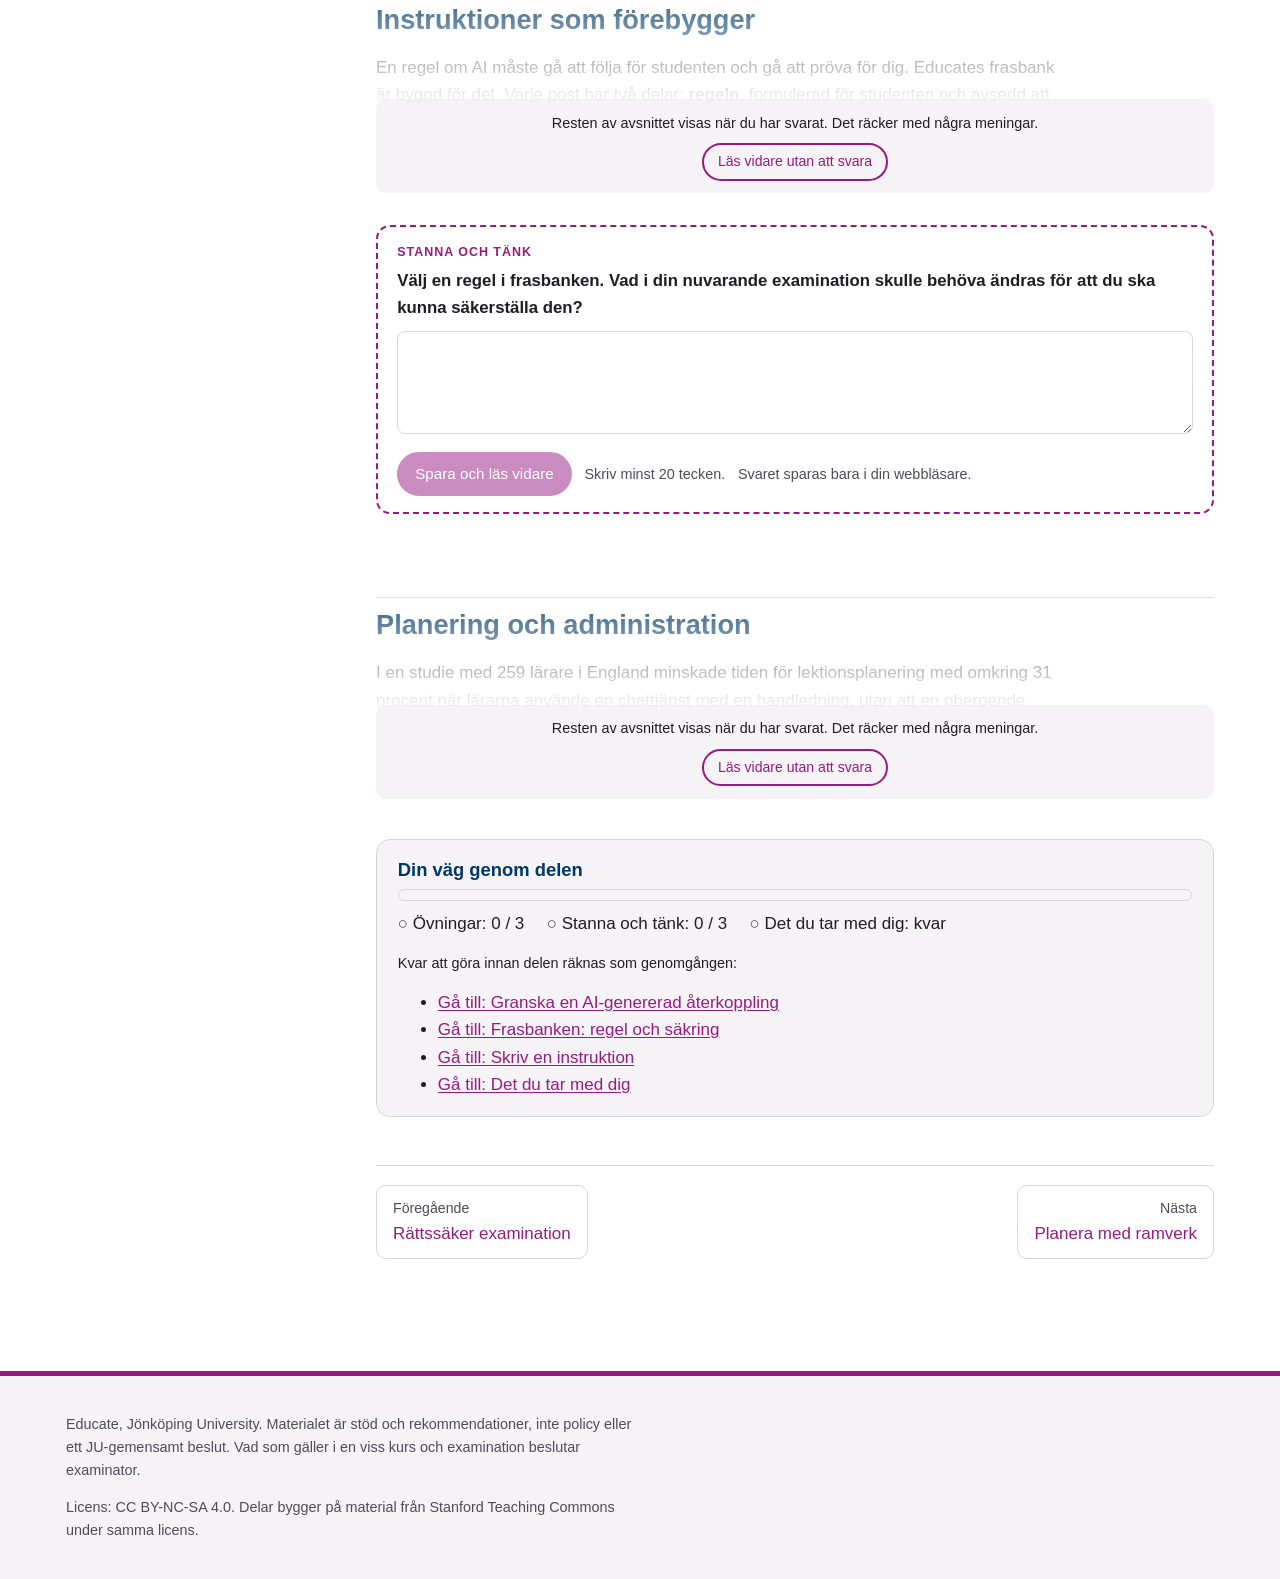
<file: lararens-arbete.html>
<!doctype html>
<html lang="sv" data-lang="sv">
<head>
<meta charset="utf-8">
<meta name="viewport" content="width=device-width, initial-scale=1">
<title data-sv="AI i lärarens arbete | AI i utbildning" data-en="AI in the teacher's work | AI in education">AI i lärarens arbete | AI i utbildning</title>
<meta name="description" content="Återkoppling, instruktioner som förebygger, planering och administration.">
<link rel="stylesheet" href="assets/style.css">
<script>(function(){try{var q=new URLSearchParams(location.search).get('lang');var l=q||JSON.parse(localStorage.getItem('aiu:lang')||'"sv"');if(l==='en'){document.documentElement.lang='en';document.documentElement.dataset.lang='en';}}catch(e){}})();</script>
<script src="assets/app.js" defer></script>
</head>
<body data-page="lararens-arbete">
<a class="skip" href="#main"><span class="l-sv">Hoppa till innehållet</span><span class="l-en">Skip to content</span></a>
<header class="top">
  <div class="top-inner">
    <a class="brand" href="index.html" data-internal>
      <img class="brand-logo" src="assets/ju-logo-white.png" alt="Jönköping University" width="90" height="40">
      <span class="brand-text"><strong><span class="l-sv">AI i utbildning</span><span class="l-en">AI in education</span></strong>
      <span><span class="l-sv">En gemensam kunskapsram</span><span class="l-en">A shared knowledge base</span></span></span>
    </a>
    <div class="top-actions">
      <button type="button" class="btn-top menu-btn" id="menuBtn" aria-controls="side" aria-expanded="false">Meny</button>
      <button type="button" class="btn-top" id="langBtn" lang="en" aria-label="Switch to English">English</button>
    </div>
  </div>
</header>
<div class="layout">
<nav class="side" id="side" aria-labelledby="navTitle"><h2 id="navTitle"><span class="l-sv">Innehåll</span><span class="l-en">Contents</span></h2><ol><li><a href="index.html" data-internal data-page="index"><span class="num" aria-hidden="true"></span><span><span class="l-sv">Start</span><span class="l-en">Start</span></span><span></span></a></li></ol><h2 class="group"><span class="l-sv">Delar</span><span class="l-en">Parts</span></h2><ol><li><a href="vad-ar-ai.html" data-internal data-page="vad-ar-ai"><span class="num" aria-hidden="true">1</span><span><span class="l-sv">Vad är AI?</span><span class="l-en">What is AI?</span></span><span class="done" role="img"></span></a></li><li><a href="historia.html" data-internal data-page="historia"><span class="num" aria-hidden="true">2</span><span><span class="l-sv">Historia och granskning</span><span class="l-en">History and inspection</span></span><span class="done" role="img"></span></a></li><li><a href="nar-ai-ar-battre.html" data-internal data-page="nar-ai-ar-battre"><span class="num" aria-hidden="true">3</span><span><span class="l-sv">När AI är bättre</span><span class="l-en">When AI is better</span></span><span class="done" role="img"></span></a></li><li><a href="ai-litteracitet.html" data-internal data-page="ai-litteracitet"><span class="num" aria-hidden="true">4</span><span><span class="l-sv">AI-litteracitet</span><span class="l-en">AI literacy</span></span><span class="done" role="img"></span></a></li><li><a href="ai-och-larande.html" data-internal data-page="ai-och-larande"><span class="num" aria-hidden="true">5</span><span><span class="l-sv">AI och lärande</span><span class="l-en">AI and learning</span></span><span class="done" role="img"></span></a></li><li><a href="lagar-och-etik.html" data-internal data-page="lagar-och-etik"><span class="num" aria-hidden="true">6</span><span><span class="l-sv">Lagar och etik</span><span class="l-en">Law and ethics</span></span><span class="done" role="img"></span></a></li><li><a href="rattssaker-examination.html" data-internal data-page="rattssaker-examination"><span class="num" aria-hidden="true">7</span><span><span class="l-sv">Rättssäker examination</span><span class="l-en">Legally secure examination</span></span><span class="done" role="img"></span></a></li><li><a href="lararens-arbete.html" data-internal data-page="lararens-arbete" aria-current="page"><span class="num" aria-hidden="true">8</span><span><span class="l-sv">Lärarens arbete</span><span class="l-en">The teacher's work</span></span><span class="done" role="img"></span></a></li><li><a href="planera.html" data-internal data-page="planera"><span class="num" aria-hidden="true">9</span><span><span class="l-sv">Planera med ramverk</span><span class="l-en">Planning with frameworks</span></span><span class="done" role="img"></span></a></li></ol><h2 class="group"><span class="l-sv">Stöd</span><span class="l-en">Support</span></h2><ol><li><a href="begrepp.html" data-internal data-page="begrepp"><span class="num" aria-hidden="true"></span><span><span class="l-sv">Begrepp</span><span class="l-en">Glossary</span></span><span></span></a></li><li><a href="kallor.html" data-internal data-page="kallor"><span class="num" aria-hidden="true"></span><span><span class="l-sv">Källor</span><span class="l-en">Sources</span></span><span></span></a></li><li><a href="certifikat.html" data-internal data-page="certifikat"><span class="num" aria-hidden="true"></span><span><span class="l-sv">Certifikat</span><span class="l-en">Certificate</span></span><span></span></a></li></ol></nav>
<main id="main" tabindex="-1">
<div class="l-sv" lang="sv">
  <p class="crumbs">Del 8 av 9</p>
  <h1>AI i lärarens arbete</h1>
  <p class="lead">AI kan stödja dig i återkoppling, planering och administration. Den kan också hjälpa dig att skriva tydligare instruktioner. Men samma fällor som gäller studenterna gäller dig: det du skickar vidare ansvarar du för, och en bra formulering är inte detsamma som en riktig bedömning.</p>
  <div class="meta-row"><span>Cirka 3 timmar</span><span>Utforska frasbanken</span><span>2 övningar</span></div>

  <section class="goals" aria-labelledby="g8sv">
    <h2 id="g8sv">Efter den här delen kan du</h2>
    <ul>
      <li>på ett ansvarsfullt sätt använda AI-verktyg för formativ återkoppling</li>
      <li>skriva instruktioner om AI-användning som går att följa, mäta och dokumentera</li>
      <li>kritiskt granska AI-genererat material för undervisning, handledning och återkoppling</li>
    </ul>
  </section>
  <div class="gate" data-kind="bridge"><script type="application/json">{"q": "I förra delen såg du att en regel måste gå att följa och kontrollera. Vilken av dina nuvarande instruktioner skulle du vilja förbättra först, och varför?", "prev": "rattssaker-examination"}</script></div>


  <h2>Formativ återkoppling med AI</h2>
  <p>Återkoppling i rätt tid hjälper studenter att lära av sina misstag, men den tar mycket tid att ge. En viktig del av lärandet sker när studenten själv jämför sitt arbete med något annat: kriterier, exempel eller andras kommentarer. AI-återkoppling kan bli ytterligare en sådan jämförelse. I en studie av skrivande på engelska som andraspråk gav återkoppling från AI och från lärare likvärdiga resultat.</p>
  <div class="grid">
    <div class="card"><h3>Studentens egen användning</h3><p>Studenten ber om återkoppling på ett utkast utifrån kursens kriterier och redovisar vad hon tog till sig och vad hon avstod från, och varför. Värderingen är lärandet.</p></div>
    <div class="card"><h3>Din användning</h3><p>Du låter AI hjälpa dig att formulera generiska kommentarer, exempel på starka och svaga svar, eller att hitta tvetydigheter i dina kriterier. Den individuella bedömningen gör du själv.</p></div>
  </div>
  <div class="box key">
    <span class="box-title">Fem regler för dig som lärare</span>
    <ol>
      <li><strong>Din egen bedömning först.</strong> Läs och bedöm innan du tittar på ett AI-förslag. Det skyddar mot automationsbias.</li>
      <li><strong>Betyg är ditt beslut.</strong> Använd inte AI för att sätta eller föreslå betyg.</li>
      <li><strong>Vet vad som händer med texterna.</strong> Ladda bara upp studenttexter när du vet hur informationen behandlas, och avidentifiera.</li>
      <li><strong>Var öppen.</strong> Berätta för studenterna när AI har använts för att ta fram material eller återkoppling.</li>
      <li><strong>Granska allt.</strong> Du ansvarar för det du skickar vidare.</li>
    </ol>
  </div>

  <div class="ex" data-type="choice">
    <script type="application/json">{
      "badge": "Granska", "title": "Granska en AI-genererad återkoppling",
      "intro": "En lärare har bett en AI om återkoppling på en students text om källkritik. Kriterierna gäller argumentation, användning av kurslitteraturen och källhantering.<br><br><b>AI:s återkoppling:</b> <em>”Mycket bra text! Din analys är djup och välstrukturerad, och ditt språk är tydligt. För att stärka texten ytterligare kan du lägga till fler källor, till exempel Andersson (2021), som visar att 87 procent av studenter inte granskar sina källor. Fortsätt så!”</em>",
      "questions": [
        {"q": "Vad är det allvarligaste problemet i återkopplingen?", "options": [
          {"t": "Den är för kort."},
          {"t": "Den innehåller en källa och en siffra som läraren inte vet om de finns eller stämmer.", "ok": true},
          {"t": "Den nämner inte stavningen."}
        ], "explain": "Om läraren skickar vidare en påhittad källa sprider hon själv fel, och lär studenten precis det kursen vill motverka. Kontrollera alla uppgifter."},
        {"q": "Hur väl följer återkopplingen kriterierna?", "options": [
          {"t": "Väl, den nämner analys och struktur."},
          {"t": "Dåligt. Den är allmänt berömmande och säger inget konkret om argumentationen eller användningen av kurslitteraturen.", "ok": true}
        ], "explain": "Generisk återkoppling som skulle passa vilken text som helst hjälper inte studenten framåt. Återkoppling ska utgå från kriterierna och peka på något specifikt."},
        {"q": "Hur kan läraren använda AI bättre här?", "options": [
          {"t": "Be AI om en längre återkoppling."},
          {"t": "Bedöma texten själv mot kriterierna först, och sedan använda AI för att formulera eller utveckla sina egna huvudpunkter.", "ok": true},
          {"t": "Låta studenten själv be AI om återkoppling och inte ge någon egen."}
        ], "explain": "Den egna bedömningen först, AI som stöd för formuleringen. Att låta studenten använda AI kan vara ett bra komplement, men ersätter inte din återkoppling där den behövs."}
      ]
    }</script>
  </div>

    <div class="gate" data-kind="pause"><script type="application/json">{"q": "Hur skulle du förklara för en kollega varför den egna bedömningen ska göras innan man läser ett AI-förslag?"}</script></div>
  <h2>Instruktioner som förebygger</h2>
  <p>En regel om AI måste gå att följa för studenten och gå att pröva för dig. Educates frasbank är byggd för det. Varje post har två delar: <strong>regeln</strong>, formulerad för studenten och avsedd att kopieras in i uppgiftsinstruktionen, och <strong>så säkerställer du den</strong>, formulerad för dig, med fyra noter om villkor, format, kriterier och bedömning. En regel utan sin säkringsdel är ett besked, inte en prövbar regel.</p>
  <p>Reglerna kommer i par: till varje tillåtande regel finns en begränsande som handlar om samma sak. Då blir valet ett aktivt beslut. Nivåerna följer AI Assessment Scale (del 7).</p>

  <h3>Innan du väljer formuleringar</h3>
  <p>Ta ställning till sju frågor:</p>
  <ol>
    <li>Vilket lärandemål prövas?</li>
    <li>Vad får AI göra i arbetsprocessen?</li>
    <li>Vad måste studenten själv visa, och hur?</li>
    <li>Ska användningen redovisas, och i så fall var och varför?</li>
    <li>Vilka uppgifter får studenten mata in i ett verktyg?</li>
    <li>Vilka verktyg är faktiskt tillgängliga utan kostnad?</li>
    <li>Vem kontaktar studenten vid tvekan?</li>
  </ol>

  <div class="ex" data-type="frasbank">
    <script type="application/json">{
      "badge": "Utforska", "title": "Frasbanken: regel och säkring",
      "intro": "Välj en kategori och en variant. Läs både regeln och hur du säkerställer den.",
      "catLabel": "Kategori", "varLabel": "Variant", "ruleLabel": "Regeln (till studenten)", "secureLabel": "Så säkerställer du den (till dig)",
      "noteNames": ["Villkor", "Format", "Kriterier", "Bedömning"],
      "cats": [
        {"name": "Eget arbete", "desc": "Vad som måste vara studentens eget, och vad som får passera mellan personer och verktyg. Kategorin avgör de flesta ärenden, eftersom det oftast är här instruktionen är tyst.", "variants": [
          {"name": "Tillåtande, nivå 2", "rule": "Du får ta hjälp av andra personer och av AI-verktyg för att förstå uppgiften, utveckla idéer och planera din struktur. Det du lämnar in ska vara formulerat av dig och visa din egen förståelse.", "notes": ["Ange att hjälp i planeringsskedet är tillåten och att det är slutprodukten som bedöms som individuell.", "Lägg in ett tidigt moment där planen redovisas, till exempel en kort disposition eller ett handledningssamtal.", "Låt kriterierna gälla hur väl resonemanget hänger ihop och är förankrat i kursens innehåll, inte hur idén uppstod.", "Läs slutprodukten mot planen. Stora avvikelser är inte i sig ett regelbrott, men ett skäl att ställa följdfrågor."]},
          {"name": "Begränsande, nivå 1", "rule": "Denna uppgift ska utföras individuellt. Du får inte ta emot en färdig lösning eller ett färdigt resonemang, vare sig i skrift, som fil eller muntligt, och du får inte ge en sådan till någon annan.", "notes": ["Formulera förbudet så att det omfattar överföring i alla former. En regel som bara förbjuder att dela filer träffar inte den som förklarar lösningen muntligt.", "Genomför momentet övervakat, eller koppla det till ett kort samtal där studenten går igenom sin lösning.", "Skriv kriterier som förutsätter individuella val, till exempel ett eget material eller ett eget exempel.", "Vid likheter, jämför de individuella valen. Likhet i sig är svagt underlag när samma källor och verktyg varit tillåtna."]}
        ]},
        {"name": "Språk och formulering", "desc": "Var gränsen går mellan att rätta språk och att formulera innehåll. Den vanligaste frågan från både lärare och studenter.", "variants": [
          {"name": "Tillåtande, nivå 3", "rule": "Du får använda AI för att hitta språkfel och föreslå omformuleringar av meningar du redan skrivit. Du får inte låta AI formulera stycken, argument eller slutsatser.", "notes": ["Uppgiften genomförs oövervakat, så regeln kan inte kontrolleras vid inlämningen. Meddela villkoren skriftligt i tid.", "Koppla den skriftliga uppgiften till ett samtal eller seminarium där studenten utvecklar sitt resonemang muntligt.", "Låt kriterierna gälla resonemangets uppbyggnad och slutsatsernas förankring i källorna, inte språkets ytnivå.", "Bedöm texten och det muntliga momentet i ett sammanhang. Anteckna vad studenten kunde redogöra för."]},
          {"name": "Begränsande, nivå 1", "rule": "Texten ska vara formulerad av dig. Du får inte använda AI för att skriva, omformulera eller redigera den. Med AI-genererad text menas här text där formuleringen, dispositionen eller resonemanget kommer från verktyget.", "notes": ["Definiera vad som räknas som genererat. Annars lämnas gränsen öppen för tolkning.", "Om språket i sig examineras, genomför momentet övervakat, eller komplettera med ett övervakat delmoment.", "Formulera kriterier för språklig förmåga bara om språket faktiskt examineras.", "Stilskillnad mellan en bevakad och en obevakad text är ett svagt underlag på egen hand."]}
        ]},
        {"name": "Källor och referenser", "desc": "Kategorin som avgör flest anmälningar, och den där regeln oftast är för svag. Skriv kravet positivt och verifierbart.", "variants": [
          {"name": "Tillåtande, nivå 2", "rule": "Du får använda AI för att hitta uppslag till källor. Varje källa du sedan hänvisar till ska du ha sökt upp, öppnat och läst i original.", "notes": ["Skilj tydligt mellan att få uppslag och att få en referens. Verktyget föreslår, studenten verifierar.", "Begär in en söklogg med databas, sökord och datum.", "Låt källhanteringen vara ett eget kriterium med egen vikt.", "Kontrollera ett urval av referenserna mot originalet. Söklogg och referenslista ska stämma överens."]},
          {"name": "Begränsande, nivå 1", "rule": "Du får inte låta AI ta fram referenser. Varje referens ska du ha öppnat i original, och varje påstående som stöds av en källa ska ha sidhänvisning.", "notes": ["Formulera regeln som ett positivt krav. Påhittade referenser är den vanligaste grunden för misstanke och samtidigt den svagaste bevisningen.", "Sidhänvisningskravet gör kontrollen snabb och gäller alla.", "Skriv in att påståenden ska gå att spåra till angiven sida i angiven källa.", "En referens som inte går att verifiera underkänns som sakuppgift. Den bevisar däremot inte vilseledande."]}
        ]},
        {"name": "Kod", "desc": "Där resultatet går att kontrollera mot ett underlag, vilket gör kategorin lättare att bedöma än text.", "variants": [
          {"name": "Tillåtande, nivå 3", "rule": "Du får använda AI för att felsöka kod och förklara felmeddelanden. Redovisa ändringarna som kommentarer i koden.", "notes": ["Skilj felsökning från generering. Det första utvecklar förståelse, det andra ersätter den.", "Kräv att koden lämnas in med versionshistorik eller i en form som visar arbetsgången.", "Bedöm kommentarerna och motiveringarna, inte bara att koden kör.", "Be studenten ändra en detalj i sin kod på plats. Det prövar förståelse på några minuter."]},
          {"name": "Begränsande, nivå 1", "rule": "Koden ska vara skriven av dig. Du får inte använda AI för att generera funktioner, klasser eller strukturer som du sedan lämnar in.", "notes": ["Formulera förbudet mot generering av kod, inte mot att ”helt förlita sig” på verktyget. En tröskel utan mått går inte att pröva.", "Genomför momentet i en kontrollerad miljö, eller komplettera med en kort kodgenomgång.", "Låt kriterierna gälla val av lösning och motivering, inte enbart funktion.", "Likhet mellan studenters kod är väntad när uppgiften är snäv. Bedöm motiveringarna."]}
        ]},
        {"name": "Dataanalys", "desc": "Analys och visualisering med eller utan AI.", "variants": [
          {"name": "Tillåtande, nivå 3", "rule": "Du får använda AI för att genomföra analyser och skapa visualiseringar. I texten ska du förklara hur analysen genomförts och vad resultatet betyder.", "notes": ["Ange vilka analyssteg som får automatiseras och vilka som ska vara studentens egna.", "Kräv att rådata och analyssteg lämnas in tillsammans med resultatet.", "Bedöm tolkningen av resultatet, inte att en figur finns.", "Ställ en fråga om vad som skulle hända om en förutsättning ändrades."]},
          {"name": "Begränsande, nivå 1", "rule": "Du får inte använda AI för att genomföra analysen. Beräkningar och analyssteg ska du utföra själv och redovisa.", "notes": ["Ange vilka verktyg som är tillåtna med namn. En uppräkning är lättare att följa än en negation.", "Genomför momentet i en kontrollerad miljö om analysen är det centrala målet.", "Kräv redovisade mellansteg, inte bara slutvärden.", "Ett korrekt slutvärde utan mellansteg ska inte kunna ge full poäng."]}
        ]},
        {"name": "Uppsatser och examensarbeten", "desc": "Där handledningen är det starkaste underlaget, och där pararbete behöver egna skrivningar.", "variants": [
          {"name": "Pararbete, tillåtande", "rule": "Arbetet skrivs i par. Ni ansvarar gemensamt för hela texten, inklusive referenslistan, och båda ska kunna redogöra för alla delar.", "notes": ["Säg ut det gemensamma ansvaret. Annars uppstår frågan vems fel en felaktig referens är.", "Genomför individuell muntlig examination av det gemensamma arbetet.", "Skriv kriterier som prövar båda studenterna på hela arbetet.", "Vid en anmälan måste bedömningen göras för varje student för sig. Det individuella momentet gör det möjligt."]},
          {"name": "Korrekturläsning, tillåtande, nivå 3", "rule": "Du får använda AI för korrekturläsning och språklig redigering. Innehåll, disposition och resonemang ska vara dina.", "notes": ["Skilj språklig ytnivå från innehåll, i klartext.", "Handledningen ger löpande insyn i hur texten växer fram. Utnyttja den.", "Låt kriterierna gälla resonemang och vetenskaplighet.", "Handledarens kännedom om arbetets utveckling är det starkaste underlaget. Dokumentera handledningstillfällena."]}
        ]},
        {"name": "Uppgifter som förutsätter AI", "desc": "Nivå 4 och 5, där AI är förutsatt eller själva syftet.", "variants": [
          {"name": "Vad som bedöms, nivå 4", "rule": "AI-användning förutsätts i denna uppgift. Uppgiften är utformad så att den inte kan lösas av verktyget ensamt eller av dig ensam inom den tid som finns. Det som bedöms är dina val: hur du styr verktyget, vad du förkastar och varför.", "notes": ["Kontrollera att uppgiften faktiskt inte kan lösas av verktyget ensamt. Pröva den innan den ges.", "Bygg in ett moment där valen redovisas, muntligt eller skriftligt.", "Kriterierna ska gälla urval, bedömning och motivering, inte produktens yta.", "En felfri produkt utan motiverade val ska inte nå högre betyg."]},
          {"name": "Utforskande, nivå 5", "rule": "I denna uppgift är kreativ och utforskande AI-användning själva syftet. Du utformar din egen frågeställning och metod, i samråd med läraren.", "notes": ["Kräv att upplägget godkänns innan arbetet börjar.", "Bygg uppgiften kring redovisning och diskussion av det utforskande, inte kring en produkt.", "Bedöm frågeställningens kvalitet och slutsatsernas hållbarhet.", "Det godkända upplägget är referenspunkten."]}
        ]}
      ]
    }</script>
  </div>

  <h3>Gemensamma förutsättningar</h3>
  <p>Dessa gäller alla regler och hör hemma i studieguiden, så att de inte behöver upprepas i varje uppgift.</p>
  <ul>
    <li><strong>Meddela i tid.</strong> Villkor och tillåtna hjälpmedel ska meddelas skriftligt i god tid, vid Jönköping University senast två veckor före examinationen. En regel som inte meddelats i tid är inte prövbar.</li>
    <li><strong>Frånvaro av regel är inte tillstånd.</strong> Ange att regler sätts för varje examinerande moment och att studenten ska fråga när ett moment saknar besked.</li>
    <li><strong>Särskilt pedagogiskt stöd går före.</strong> Skriv aldrig en regel som gör undantaget omöjligt.</li>
    <li><strong>Likvärdig tillgång.</strong> En uppgift som förutsätter ett verktyg måste gå att lösa utan kostnad.</li>
    <li><strong>Studenten ansvarar för innehållet,</strong> även det som tagits fram med AI.</li>
  </ul>
  <h3>I kursplanen</h3>
  <p>Kursplanen är rätt plats för principen och fel plats för detaljerna, eftersom den ändras sällan och reglerna ofta. En formulering som fungerar:</p>
  <blockquote><p>Regler för användning av AI-verktyg sätts för varje examinerande moment och anges i uppgiftsinstruktionen. Om ett moment saknar besked ska du fråga examinator innan du använder ett sådant verktyg. Att en regel saknas betyder inte att användning är tillåten.</p></blockquote>

    <div class="gate" data-kind="pause"><script type="application/json">{"q": "Välj en regel i frasbanken. Vad i din nuvarande examination skulle behöva ändras för att du ska kunna säkerställa den?"}</script></div>
  <h2>Planering och administration</h2>
  <p>I en studie med 259 lärare i England minskade tiden för lektionsplanering med omkring 31 procent när lärarna använde en chattjänst med en handledning, utan att en oberoende panel såg någon skillnad i kvaliteten. Exempel på användning:</p>
  <div class="table-wrap">
  <table>
    <caption>Användning i planering och administration</caption>
    <thead><tr><th scope="col">Område</th><th scope="col">Exempel</th><th scope="col">Tänk på</th></tr></thead>
    <tbody>
      <tr><th scope="row">Kursplaner och lärandemål</th><td>Be AI granska om lärandemål, läraktiviteter och examination hänger ihop.</td><td>AI ger underlag till diskussionen, inte beslutet.</td></tr>
      <tr><th scope="row">Kommunikation</th><td>Utkast till kursinformation, välkomstmejl och svar på vanliga frågor.</td><td>Kontrollera datum och regler. Inga namn eller uppgifter om enskilda.</td></tr>
      <tr><th scope="row">Planering</th><td>Disposition för en föreläsning eller struktur för en modul.</td><td>Utgå från dina egna mål och din studentgrupp.</td></tr>
      <tr><th scope="row">Bedömningsstöd</th><td>Utkast till bedömningsmatris, eller hitta tvetydigheter i kriterierna.</td><td>Bedömning av enskilda studenter är ditt beslut.</td></tr>
      <tr><th scope="row">Kursvärderingar</th><td>Sortera fritextsvar i teman.</td><td>Läs svaren själv också. Ta bort det som kan peka ut någon.</td></tr>
    </tbody>
  </table>
  </div>

  <h3>Så formulerar du dig till AI</h3>
  <ul>
    <li><strong>Ge sammanhang.</strong> Beskriv vem du är, vad du vill uppnå och hur svaret ska se ut.</li>
    <li><strong>Beskriv roll, mål och ramar,</strong> till exempel ”ge inte svaret, ställ frågor”.</li>
    <li><strong>Fråga vad som saknas:</strong> ”Vad mer behöver du veta för att ge ett bättre svar?”</li>
    <li><strong>Samtala och förfina.</strong> Det första svaret är sällan det bästa.</li>
    <li><strong>Var försiktig med agenter</strong> som själva skickar mejl eller ändrar filer. Kontrollera vad de har tillgång till.</li>
  </ul>

  <h3>När du inte bör använda AI</h3>
  <ul>
    <li>När lärandet är själva poängen med uppgiften.</li>
    <li>När du inte vet vad som händer med informationen.</li>
    <li>När det gäller beslut om enskilda: bedömning, betyg och disciplinärenden.</li>
    <li>När du inte kan kontrollera resultatet.</li>
    <li>När förtroendet står på spel, till exempel i ett svar till en student i en svår situation.</li>
  </ul>

  <div class="ex" data-type="reflect">
    <script type="application/json">{
      "id": "instruktion", "badge": "Övning", "title": "Skriv en instruktion",
      "intro": "Välj en uppgift i en av dina kurser och skriv en regel med säkring, med frasbanken som stöd.",
      "fields": [
        {"label": "Uppgiften och lärandemålet"},
        {"label": "Nivå och regel (till studenten)", "rows": 4},
        {"label": "Villkor"},
        {"label": "Format"},
        {"label": "Kriterier"},
        {"label": "Bedömning"}
      ]
    }</script>
  </div>
  <div class="gate" data-kind="exit"><script type="application/json">{"q": "Vad är det viktigaste du tar med dig från den här delen? Formulera det så att du kan använda det i nästa del."}</script></div>
</div>

<div class="l-en" lang="en">
  <p class="crumbs">Part 8 of 9</p>
  <h1>AI in the teacher's work</h1>
  <p class="lead">AI can support you in feedback, planning and administration. It can also help you write clearer instructions. But the traps that apply to students apply to you too: you are responsible for what you pass on, and good wording is not the same as a sound assessment.</p>
  <div class="meta-row"><span>About 3 hours</span><span>Explore the phrase bank</span><span>2 exercises</span></div>

  <section class="goals" aria-labelledby="g8en">
    <h2 id="g8en">After this part you can</h2>
    <ul>
      <li>use AI tools responsibly for formative feedback</li>
      <li>write instructions on AI use that can be followed, measured and documented</li>
      <li>critically review AI-generated material for teaching, supervision and feedback</li>
    </ul>
  </section>
  <div class="gate" data-kind="bridge"><script type="application/json">{"q": "In the previous part you saw that a rule must be possible to follow and check. Which of your current instructions would you like to improve first, and why?", "prev": "rattssaker-examination"}</script></div>


  <h2>Formative feedback with AI</h2>
  <p>Timely feedback helps students learn from their mistakes, but it takes a lot of time to give. An important part of learning happens when students compare their own work with something else: criteria, examples or others' comments. AI feedback can be one more such comparison. In a study of writing in English as a second language, feedback from AI and from teachers gave equivalent results.</p>
  <div class="grid">
    <div class="card"><h3>The student's own use</h3><p>The student asks for feedback on a draft based on the course criteria and reports what she accepted, what she rejected, and why. The evaluation is the learning.</p></div>
    <div class="card"><h3>Your use</h3><p>You let AI help you phrase generic comments, examples of strong and weak answers, or find ambiguities in your criteria. You make the individual assessment yourself.</p></div>
  </div>
  <div class="box key">
    <span class="box-title">Five rules for you as a teacher</span>
    <ol>
      <li><strong>Your own assessment first.</strong> Read and assess before you look at an AI suggestion. That protects against automation bias.</li>
      <li><strong>Grades are your decision.</strong> Do not use AI to set or suggest grades.</li>
      <li><strong>Know what happens to the texts.</strong> Only upload student texts when you know how the information is processed, and de-identify.</li>
      <li><strong>Be open.</strong> Tell students when AI has been used to produce material or feedback.</li>
      <li><strong>Review everything.</strong> You are responsible for what you pass on.</li>
    </ol>
  </div>

  <div class="ex" data-type="choice">
    <script type="application/json">{
      "badge": "Review", "title": "Review AI-generated feedback",
      "intro": "A teacher has asked an AI for feedback on a student's text about source criticism. The criteria concern argumentation, use of the course literature and handling of sources.<br><br><b>The AI's feedback:</b> <em>“Excellent text! Your analysis is deep and well structured, and your language is clear. To strengthen it further, you could add more sources, for example Andersson (2021), who shows that 87 per cent of students do not check their sources. Keep it up!”</em>",
      "questions": [
        {"q": "What is the most serious problem in the feedback?", "options": [
          {"t": "It is too short."},
          {"t": "It contains a source and a figure the teacher does not know exist or are correct.", "ok": true},
          {"t": "It does not mention spelling."}
        ], "explain": "If the teacher passes on an invented source, she spreads errors herself and teaches the student exactly what the course aims to counter. Check all information."},
        {"q": "How well does the feedback follow the criteria?", "options": [
          {"t": "Well, it mentions analysis and structure."},
          {"t": "Poorly. It is general praise and says nothing concrete about the argumentation or the use of course literature.", "ok": true}
        ], "explain": "Generic feedback that would fit any text does not move the student forward. Feedback should start from the criteria and point to something specific."},
        {"q": "How could the teacher use AI better here?", "options": [
          {"t": "Ask AI for longer feedback."},
          {"t": "Assess the text against the criteria first, then use AI to phrase or develop her own main points.", "ok": true},
          {"t": "Let the student ask AI for feedback and give none herself."}
        ], "explain": "Your own assessment first, AI as support for the wording. Letting the student use AI can be a good complement, but does not replace your feedback where it is needed."}
      ]
    }</script>
  </div>

    <div class="gate" data-kind="pause"><script type="application/json">{"q": "How would you explain to a colleague why your own assessment should be made before reading an AI suggestion?"}</script></div>
  <h2>Instructions that prevent problems</h2>
  <p>A rule about AI must be possible for the student to follow and possible for you to test. Educate's phrase bank is built for this. Each entry has two parts: <strong>the rule</strong>, written for the student and meant to be copied into the task instruction, and <strong>how to secure it</strong>, written for you, with four notes on conditions, format, criteria and assessment. A rule without its securing part is a message, not a testable rule.</p>
  <p>Rules come in pairs: for every permissive rule there is a restrictive one on the same matter. That makes the choice an active decision. The levels follow the AI Assessment Scale (part 7).</p>

  <h3>Before choosing wording</h3>
  <p>Consider seven questions:</p>
  <ol>
    <li>Which learning outcome is being tested?</li>
    <li>What may AI do in the work process?</li>
    <li>What must the student show themselves, and how?</li>
    <li>Should use be declared, and if so where and why?</li>
    <li>What information may the student enter into a tool?</li>
    <li>Which tools are actually available free of charge?</li>
    <li>Whom does the student contact when in doubt?</li>
  </ol>

  <div class="ex" data-type="frasbank">
    <script type="application/json">{
      "badge": "Explore", "title": "The phrase bank: rule and securing",
      "intro": "Choose a category and a variant. Read both the rule and how to secure it. The English wording is a working translation of the Swedish original.",
      "catLabel": "Category", "varLabel": "Variant", "ruleLabel": "The rule (to the student)", "secureLabel": "How to secure it (to you)",
      "noteNames": ["Conditions", "Format", "Criteria", "Assessment"],
      "cats": [
        {"name": "Own work", "desc": "What must be the student's own, and what may pass between people and tools. This category decides most cases, because this is where instructions are most often silent.", "variants": [
          {"name": "Permissive, level 2", "rule": "You may get help from other people and from AI tools to understand the task, develop ideas and plan your structure. What you submit must be formulated by you and show your own understanding.", "notes": ["State that help at the planning stage is permitted and that the final product is assessed as individual work.", "Add an early part where the plan is presented, such as a short outline or a supervision meeting.", "Let the criteria concern how coherent the reasoning is and how well it is anchored in the course content, not how the idea arose.", "Read the final product against the plan. Large deviations are not in themselves a breach, but a reason to ask follow-up questions."]},
          {"name": "Restrictive, level 1", "rule": "This task must be done individually. You may not receive a finished solution or a finished line of reasoning, whether in writing, as a file or orally, and you may not give one to anyone else.", "notes": ["Word the prohibition so that it covers transfer in every form. A rule that only prohibits sharing files misses someone who explains the solution orally.", "Run the part supervised, or link it to a short conversation where the student goes through their solution.", "Write criteria that require individual choices, such as own material or an own example.", "Where submissions are similar, compare the individual choices. Similarity alone is weak evidence when the same sources and tools were allowed."]}
        ]},
        {"name": "Language and wording", "desc": "Where the line goes between correcting language and formulating content. The most common question from teachers and students alike.", "variants": [
          {"name": "Permissive, level 3", "rule": "You may use AI to find language errors and suggest rewordings of sentences you have already written. You may not let AI formulate paragraphs, arguments or conclusions.", "notes": ["The task is unsupervised, so the rule cannot be checked at submission. Communicate the conditions in writing in good time.", "Link the written task to a conversation or seminar where the student develops their reasoning orally.", "Let the criteria concern the structure of the reasoning and how conclusions are anchored in sources, not surface language.", "Assess the text and the oral part together. Note what the student was able to account for."]},
          {"name": "Restrictive, level 1", "rule": "The text must be formulated by you. You may not use AI to write, reword or edit it. AI-generated text here means text where the wording, structure or reasoning comes from the tool.", "notes": ["Define what counts as generated. Otherwise the line is left open to interpretation.", "If language itself is examined, run the part supervised, or add a supervised sub-part.", "Write criteria for language ability only if language is actually examined.", "A difference in style between a supervised and an unsupervised text is weak evidence on its own."]}
        ]},
        {"name": "Sources and references", "desc": "The category behind most reports, and the one where the rule is most often too weak. Write the requirement positively and verifiably.", "variants": [
          {"name": "Permissive, level 2", "rule": "You may use AI to find leads to sources. Every source you then cite you must have looked up, opened and read in the original.", "notes": ["Distinguish clearly between getting leads and getting a reference. The tool suggests, the student verifies.", "Ask for a search log with database, search terms and date.", "Make handling of sources a criterion with its own weight.", "Check a sample of references against the original. Search log and reference list should match."]},
          {"name": "Restrictive, level 1", "rule": "You may not let AI produce references. You must have opened every reference in the original, and every claim supported by a source must have a page reference.", "notes": ["Word the rule as a positive requirement. Invented references are the most common ground for suspicion and at the same time the weakest evidence.", "The page-reference requirement makes checking quick and applies to everyone.", "State that claims must be traceable to the given page in the given source.", "A reference that cannot be verified fails as a factual matter. It does not, however, prove deception."]}
        ]},
        {"name": "Code", "desc": "Where the result can be checked against something, which makes the category easier to assess than text.", "variants": [
          {"name": "Permissive, level 3", "rule": "You may use AI to debug code and explain error messages. Record the changes as comments in the code.", "notes": ["Distinguish debugging from generation. The first develops understanding, the second replaces it.", "Require code to be submitted with version history or in a form that shows the workflow.", "Assess the comments and justifications, not only that the code runs.", "Ask the student to change a detail in their code on the spot. That tests understanding in a few minutes."]},
          {"name": "Restrictive, level 1", "rule": "The code must be written by you. You may not use AI to generate functions, classes or structures that you then submit.", "notes": ["Prohibit generating code, not “relying entirely” on the tool. A threshold without a measure cannot be tested.", "Run the part in a controlled environment, or add a short code walkthrough.", "Let the criteria concern choice of solution and justification, not only function.", "Similar code between students is expected when the task is narrow. Assess the justifications."]}
        ]},
        {"name": "Data analysis", "desc": "Analysis and visualisation with or without AI.", "variants": [
          {"name": "Permissive, level 3", "rule": "You may use AI to carry out analyses and create visualisations. In the text you must explain how the analysis was done and what the result means.", "notes": ["State which analysis steps may be automated and which must be the student's own.", "Require raw data and analysis steps to be submitted with the result.", "Assess the interpretation of the result, not that a figure exists.", "Ask what would happen if an assumption changed."]},
          {"name": "Restrictive, level 1", "rule": "You may not use AI to carry out the analysis. You must perform and report the calculations and analysis steps yourself.", "notes": ["Name the permitted tools. A list is easier to follow than a negation.", "Run the part in a controlled environment if the analysis is the central aim.", "Require reported intermediate steps, not only final values.", "A correct final value without intermediate steps should not earn full marks."]}
        ]},
        {"name": "Essays and degree projects", "desc": "Where supervision is the strongest evidence, and where pair work needs its own wording.", "variants": [
          {"name": "Pair work, permissive", "rule": "The work is written in pairs. You are jointly responsible for the whole text, including the reference list, and both of you must be able to account for every part.", "notes": ["State the joint responsibility. Otherwise the question arises whose fault a false reference is.", "Hold an individual oral examination of the joint work.", "Write criteria that test both students on the whole work.", "If a report is made, each student must be assessed separately. The individual part makes this possible."]},
          {"name": "Proofreading, permissive, level 3", "rule": "You may use AI for proofreading and language editing. Content, structure and reasoning must be your own.", "notes": ["Distinguish surface language from content, in plain words.", "Supervision gives ongoing insight into how the text develops. Use it.", "Let the criteria concern reasoning and scholarly quality.", "The supervisor's knowledge of how the work developed is the strongest evidence. Document supervision sessions."]}
        ]},
        {"name": "Tasks that assume AI", "desc": "Levels 4 and 5, where AI is assumed or is the purpose itself.", "variants": [
          {"name": "What is assessed, level 4", "rule": "AI use is assumed in this task. The task is designed so that it cannot be solved by the tool alone or by you alone in the time available. What is assessed is your choices: how you direct the tool, what you reject and why.", "notes": ["Check that the task really cannot be solved by the tool alone. Test it before setting it.", "Build in a part where the choices are presented, orally or in writing.", "The criteria should concern selection, judgement and justification, not the surface of the product.", "A flawless product without justified choices should not earn a higher grade."]},
          {"name": "Exploratory, level 5", "rule": "In this task, creative and exploratory use of AI is the purpose itself. You design your own question and method, in consultation with the teacher.", "notes": ["Require the plan to be approved before work begins.", "Build the task around presenting and discussing the exploration, not around a product.", "Assess the quality of the question and the soundness of the conclusions.", "The approved plan is the reference point."]}
        ]}
      ]
    }</script>
  </div>

  <h3>Shared preconditions</h3>
  <p>These apply to all rules and belong in the study guide, so they need not be repeated in every task.</p>
  <ul>
    <li><strong>Communicate in time.</strong> Conditions and permitted aids must be communicated in writing in good time, at Jönköping University at least two weeks before the examination. A rule not communicated in time cannot be tested.</li>
    <li><strong>Absence of a rule is not permission.</strong> State that rules are set for each examined part and that students should ask when a part has no rule.</li>
    <li><strong>Special educational support takes precedence.</strong> Never write a rule that makes the exception impossible.</li>
    <li><strong>Equal access.</strong> A task that requires a tool must be possible to complete without cost.</li>
    <li><strong>The student is responsible for the content,</strong> including what was produced with AI.</li>
  </ul>
  <h3>In the course syllabus</h3>
  <p>The syllabus is the right place for the principle and the wrong place for the details, since it changes rarely and the rules often. Wording that works:</p>
  <blockquote><p>Rules on the use of AI tools are set for each examination component and are stated in the assignment instructions. Where no rule is stated, ask the examiner before using such a tool. The absence of a stated rule does not mean that use is permitted.</p></blockquote>

    <div class="gate" data-kind="pause"><script type="application/json">{"q": "Choose a rule in the phrase bank. What in your current examination would need to change for you to be able to secure it?"}</script></div>
  <h2>Planning and administration</h2>
  <p>In a study of 259 teachers in England, lesson planning time fell by about 31 per cent when teachers used a chat service with guidance, with no difference in quality seen by an independent panel. Examples of use:</p>
  <div class="table-wrap">
  <table>
    <caption>Use in planning and administration</caption>
    <thead><tr><th scope="col">Area</th><th scope="col">Example</th><th scope="col">Consider</th></tr></thead>
    <tbody>
      <tr><th scope="row">Syllabi and learning outcomes</th><td>Ask AI whether learning outcomes, activities and examination are aligned.</td><td>AI provides input to the discussion, not the decision.</td></tr>
      <tr><th scope="row">Communication</th><td>Drafts of course information, welcome emails and answers to common questions.</td><td>Check dates and rules. No names or details about individuals.</td></tr>
      <tr><th scope="row">Planning</th><td>An outline for a lecture or a structure for a module.</td><td>Start from your own goals and student group.</td></tr>
      <tr><th scope="row">Assessment support</th><td>A draft rubric, or finding ambiguities in the criteria.</td><td>Assessment of individual students is your decision.</td></tr>
      <tr><th scope="row">Course evaluations</th><td>Sort free-text answers into themes.</td><td>Read the answers yourself too. Remove anything that could identify someone.</td></tr>
    </tbody>
  </table>
  </div>

  <h3>How to phrase requests to AI</h3>
  <ul>
    <li><strong>Give context.</strong> Describe who you are, what you want to achieve and what the answer should look like.</li>
    <li><strong>Describe role, goal and limits,</strong> for example “do not give the answer, ask questions”.</li>
    <li><strong>Ask what is missing:</strong> “What else do you need to know to give a better answer?”</li>
    <li><strong>Converse and refine.</strong> The first answer is rarely the best.</li>
    <li><strong>Be careful with agents</strong> that send emails or change files themselves. Check what they have access to.</li>
  </ul>

  <h3>When you should not use AI</h3>
  <ul>
    <li>When learning is the very point of the task.</li>
    <li>When you do not know what happens to the information.</li>
    <li>When it concerns decisions about individuals: assessment, grades and disciplinary matters.</li>
    <li>When you cannot check the result.</li>
    <li>When trust is at stake, for example in a reply to a student in a difficult situation.</li>
  </ul>

  <div class="ex" data-type="reflect">
    <script type="application/json">{
      "id": "instruktion", "badge": "Exercise", "title": "Write an instruction",
      "intro": "Choose a task in one of your courses and write a rule with its securing, using the phrase bank as support.",
      "fields": [
        {"label": "The task and the learning outcome"},
        {"label": "Level and rule (to the student)", "rows": 4},
        {"label": "Conditions"},
        {"label": "Format"},
        {"label": "Criteria"},
        {"label": "Assessment"}
      ]
    }</script>
  </div>
  <div class="gate" data-kind="exit"><script type="application/json">{"q": "What is the most important thing you take with you from this part? Phrase it so that you can use it in the next part."}</script></div>
</div>
<section class="journey" aria-live="polite"></section>
<nav class="pager" aria-label="Sidor / Pages"><a class="prev" href="rattssaker-examination.html" data-internal rel="prev"><small><span class="l-sv">Föregående</span><span class="l-en">Previous</span></small><span class="l-sv">Rättssäker examination</span><span class="l-en">Legally secure examination</span></a><a class="next" href="planera.html" data-internal rel="next"><small><span class="l-sv">Nästa</span><span class="l-en">Next</span></small><span class="l-sv">Planera med ramverk</span><span class="l-en">Planning with frameworks</span></a></nav>
</main>
</div>
<footer class="site"><div class="inner">
<p><span class="l-sv">Educate, Jönköping University. Materialet är stöd och rekommendationer, inte policy eller ett JU-gemensamt beslut. Vad som gäller i en viss kurs och examination beslutar examinator.</span><span class="l-en">Educate, Jönköping University. The material is support and recommendations, not policy or a university-wide decision. What applies in a particular course and examination is decided by the examiner.</span></p>
<p><span class="l-sv">Licens: CC BY-NC-SA 4.0. Delar bygger på material från Stanford Teaching Commons under samma licens.</span><span class="l-en">Licence: CC BY-NC-SA 4.0. Parts build on material from Stanford Teaching Commons under the same licence.</span></p>
</div></footer>
</body>
</html>
</file>
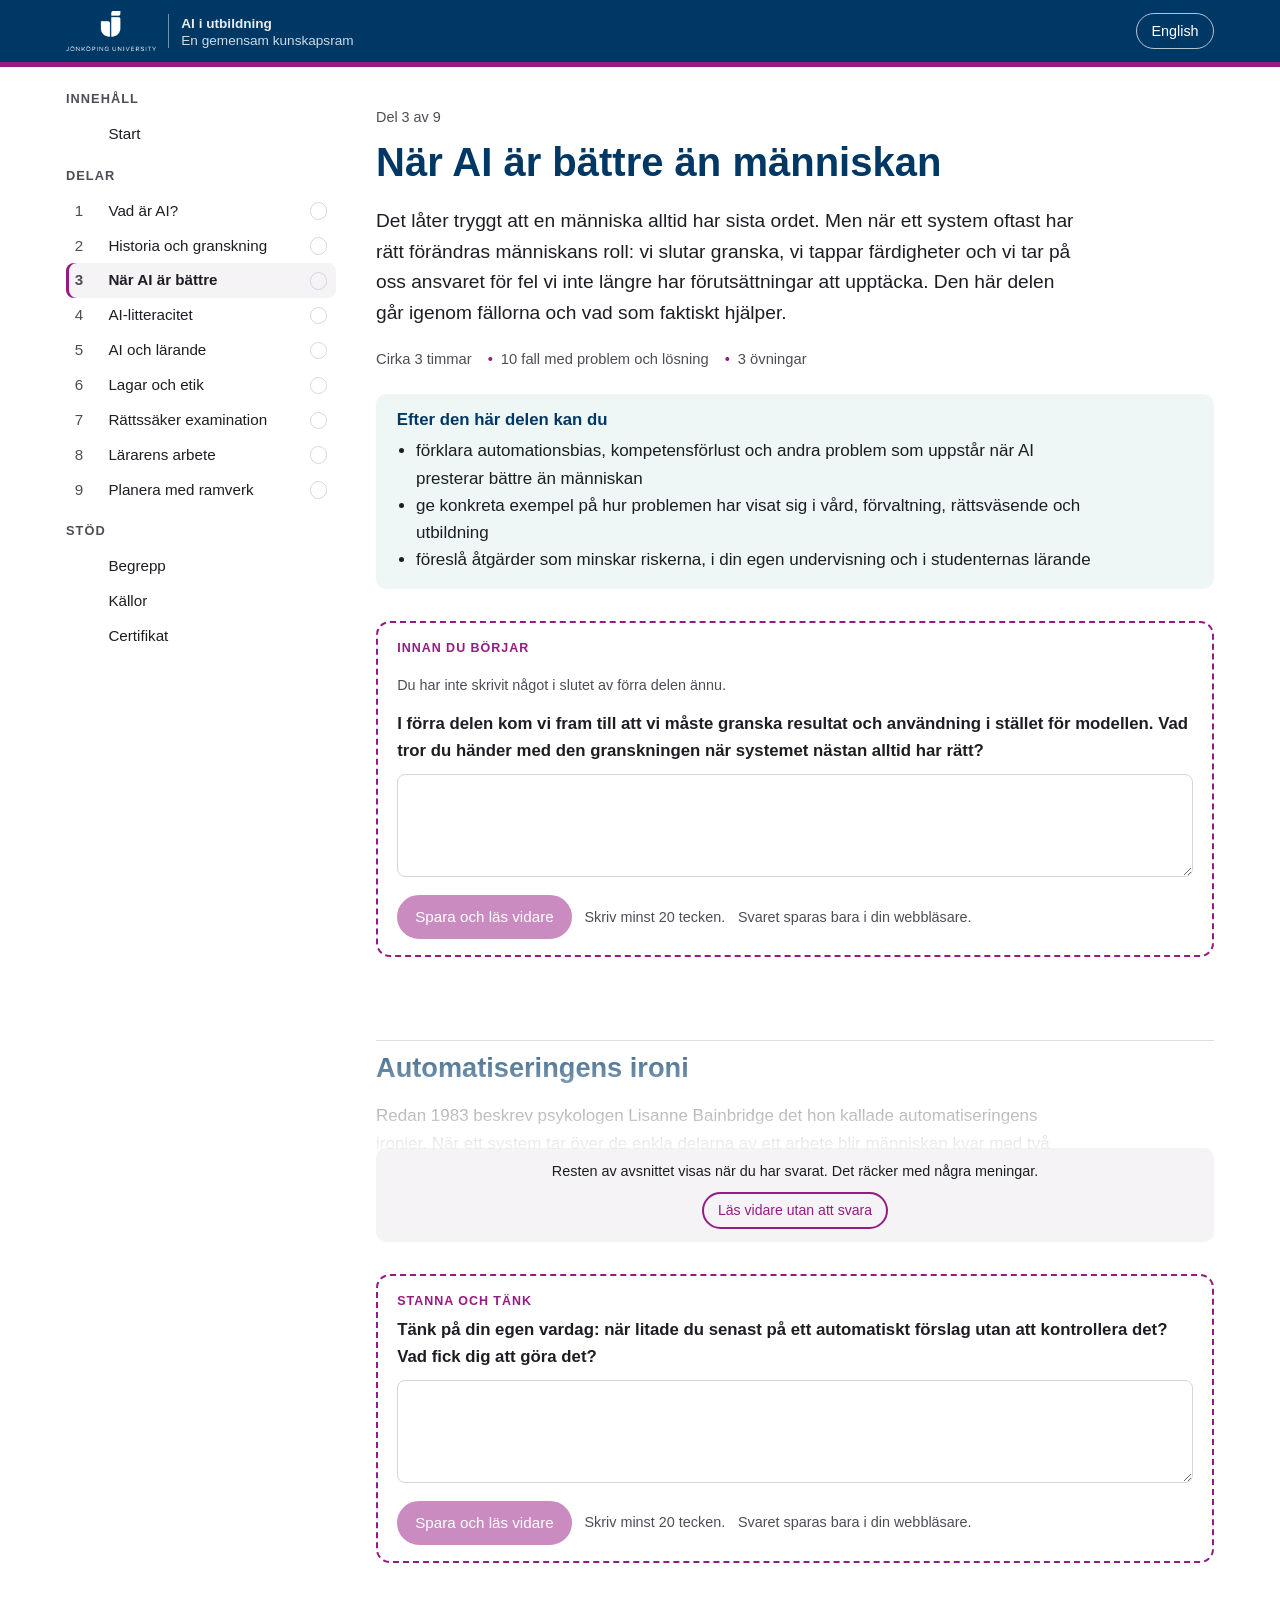
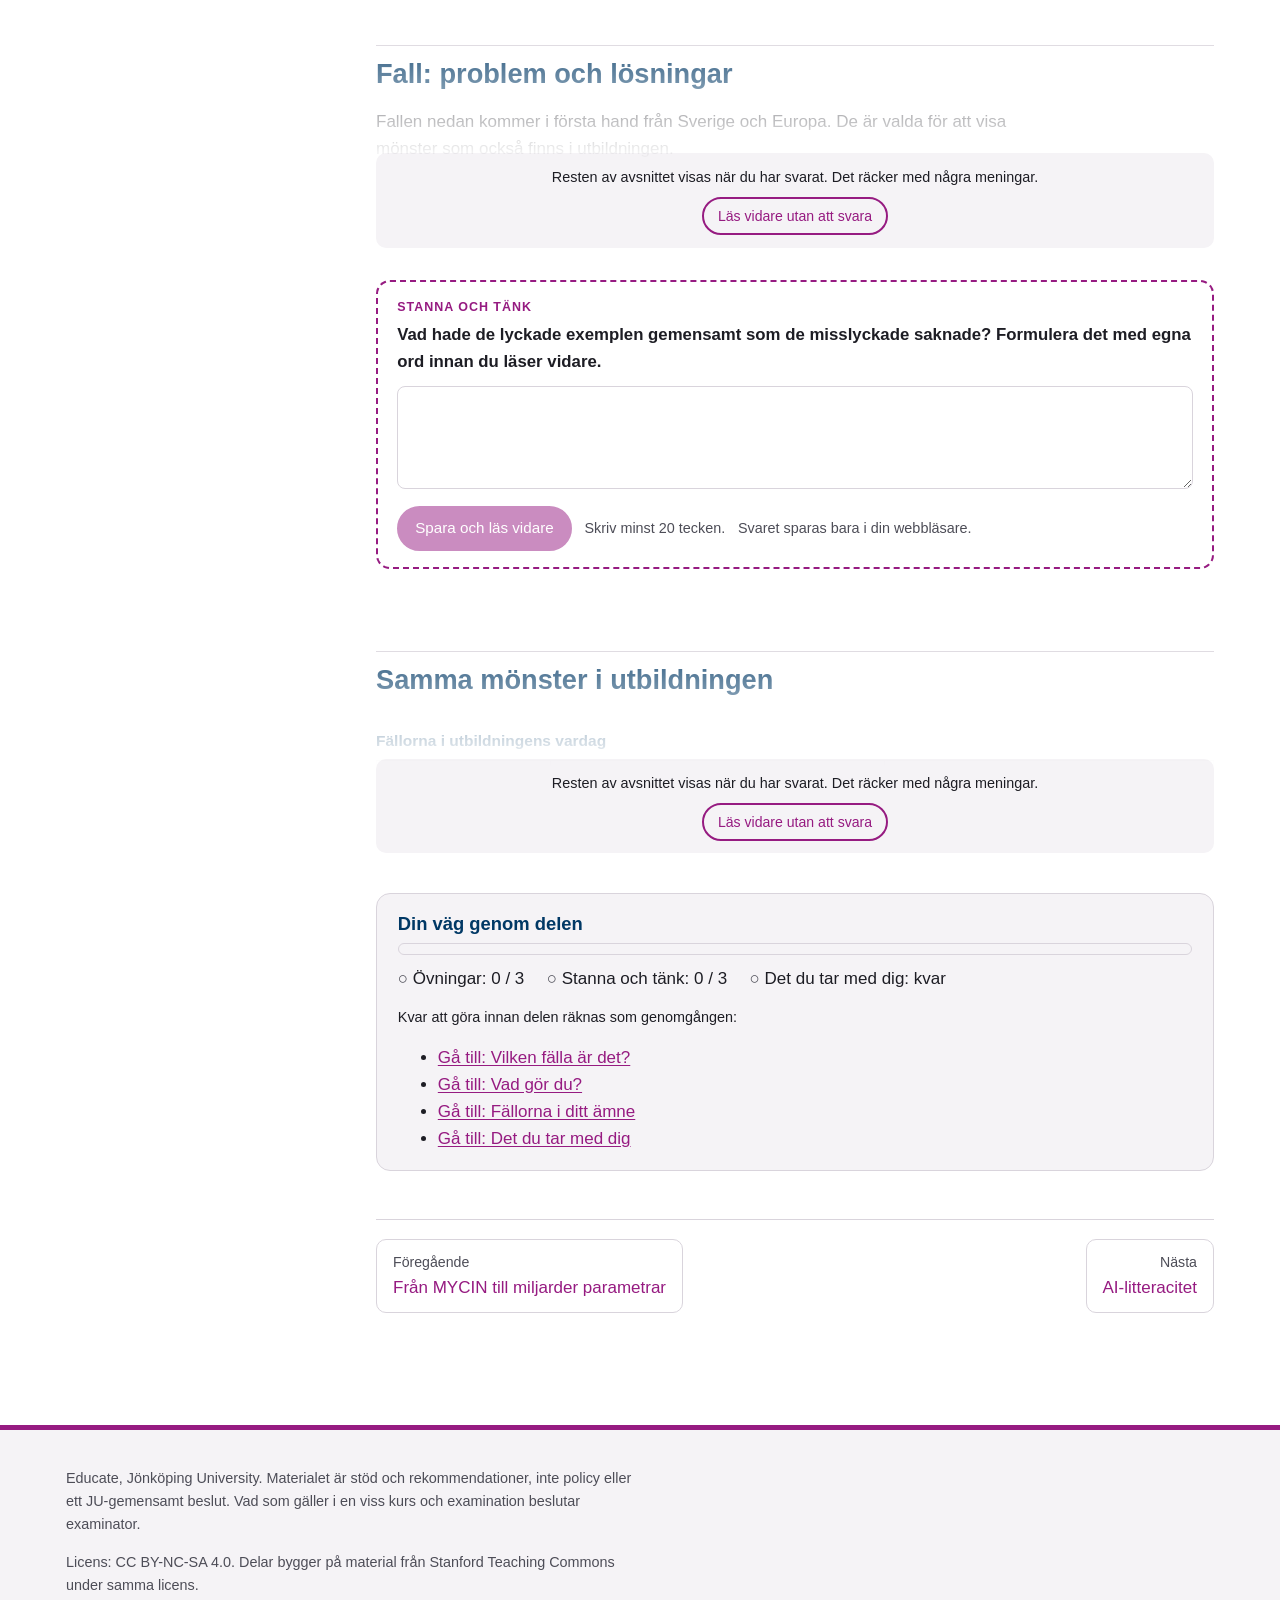
<file: nar-ai-ar-battre.html>
<!doctype html>
<html lang="sv" data-lang="sv">
<head>
<meta charset="utf-8">
<meta name="viewport" content="width=device-width, initial-scale=1">
<title data-sv="När AI är bättre än människan | AI i utbildning" data-en="When AI outperforms humans | AI in education">När AI är bättre än människan | AI i utbildning</title>
<meta name="description" content="Automationsbias, kompetensförlust och andra fällor i samspelet mellan människa och AI, med exempel och lösningar.">
<link rel="stylesheet" href="assets/style.css">
<script>(function(){try{var q=new URLSearchParams(location.search).get('lang');var l=q||JSON.parse(localStorage.getItem('aiu:lang')||'"sv"');if(l==='en'){document.documentElement.lang='en';document.documentElement.dataset.lang='en';}}catch(e){}})();</script>
<script src="assets/app.js" defer></script>
</head>
<body data-page="nar-ai-ar-battre">
<a class="skip" href="#main"><span class="l-sv">Hoppa till innehållet</span><span class="l-en">Skip to content</span></a>
<header class="top">
  <div class="top-inner">
    <a class="brand" href="index.html" data-internal>
      <img class="brand-logo" src="assets/ju-logo-white.png" alt="Jönköping University" width="90" height="40">
      <span class="brand-text"><strong><span class="l-sv">AI i utbildning</span><span class="l-en">AI in education</span></strong>
      <span><span class="l-sv">En gemensam kunskapsram</span><span class="l-en">A shared knowledge base</span></span></span>
    </a>
    <div class="top-actions">
      <button type="button" class="btn-top menu-btn" id="menuBtn" aria-controls="side" aria-expanded="false">Meny</button>
      <button type="button" class="btn-top" id="langBtn" lang="en" aria-label="Switch to English">English</button>
    </div>
  </div>
</header>
<div class="layout">
<nav class="side" id="side" aria-labelledby="navTitle"><h2 id="navTitle"><span class="l-sv">Innehåll</span><span class="l-en">Contents</span></h2><ol><li><a href="index.html" data-internal data-page="index"><span class="num" aria-hidden="true"></span><span><span class="l-sv">Start</span><span class="l-en">Start</span></span><span></span></a></li></ol><h2 class="group"><span class="l-sv">Delar</span><span class="l-en">Parts</span></h2><ol><li><a href="vad-ar-ai.html" data-internal data-page="vad-ar-ai"><span class="num" aria-hidden="true">1</span><span><span class="l-sv">Vad är AI?</span><span class="l-en">What is AI?</span></span><span class="done" role="img"></span></a></li><li><a href="historia.html" data-internal data-page="historia"><span class="num" aria-hidden="true">2</span><span><span class="l-sv">Historia och granskning</span><span class="l-en">History and inspection</span></span><span class="done" role="img"></span></a></li><li><a href="nar-ai-ar-battre.html" data-internal data-page="nar-ai-ar-battre" aria-current="page"><span class="num" aria-hidden="true">3</span><span><span class="l-sv">När AI är bättre</span><span class="l-en">When AI is better</span></span><span class="done" role="img"></span></a></li><li><a href="ai-litteracitet.html" data-internal data-page="ai-litteracitet"><span class="num" aria-hidden="true">4</span><span><span class="l-sv">AI-litteracitet</span><span class="l-en">AI literacy</span></span><span class="done" role="img"></span></a></li><li><a href="ai-och-larande.html" data-internal data-page="ai-och-larande"><span class="num" aria-hidden="true">5</span><span><span class="l-sv">AI och lärande</span><span class="l-en">AI and learning</span></span><span class="done" role="img"></span></a></li><li><a href="lagar-och-etik.html" data-internal data-page="lagar-och-etik"><span class="num" aria-hidden="true">6</span><span><span class="l-sv">Lagar och etik</span><span class="l-en">Law and ethics</span></span><span class="done" role="img"></span></a></li><li><a href="rattssaker-examination.html" data-internal data-page="rattssaker-examination"><span class="num" aria-hidden="true">7</span><span><span class="l-sv">Rättssäker examination</span><span class="l-en">Legally secure examination</span></span><span class="done" role="img"></span></a></li><li><a href="lararens-arbete.html" data-internal data-page="lararens-arbete"><span class="num" aria-hidden="true">8</span><span><span class="l-sv">Lärarens arbete</span><span class="l-en">The teacher's work</span></span><span class="done" role="img"></span></a></li><li><a href="planera.html" data-internal data-page="planera"><span class="num" aria-hidden="true">9</span><span><span class="l-sv">Planera med ramverk</span><span class="l-en">Planning with frameworks</span></span><span class="done" role="img"></span></a></li></ol><h2 class="group"><span class="l-sv">Stöd</span><span class="l-en">Support</span></h2><ol><li><a href="begrepp.html" data-internal data-page="begrepp"><span class="num" aria-hidden="true"></span><span><span class="l-sv">Begrepp</span><span class="l-en">Glossary</span></span><span></span></a></li><li><a href="kallor.html" data-internal data-page="kallor"><span class="num" aria-hidden="true"></span><span><span class="l-sv">Källor</span><span class="l-en">Sources</span></span><span></span></a></li><li><a href="certifikat.html" data-internal data-page="certifikat"><span class="num" aria-hidden="true"></span><span><span class="l-sv">Certifikat</span><span class="l-en">Certificate</span></span><span></span></a></li></ol></nav>
<main id="main" tabindex="-1">
<div class="l-sv" lang="sv">
  <p class="crumbs">Del 3 av 9</p>
  <h1>När AI är bättre än människan</h1>
  <p class="lead">Det låter tryggt att en människa alltid har sista ordet. Men när ett system oftast har rätt förändras människans roll: vi slutar granska, vi tappar färdigheter och vi tar på oss ansvaret för fel vi inte längre har förutsättningar att upptäcka. Den här delen går igenom fällorna och vad som faktiskt hjälper.</p>
  <div class="meta-row"><span>Cirka 3 timmar</span><span>10 fall med problem och lösning</span><span>3 övningar</span></div>

  <section class="goals" aria-labelledby="g3sv">
    <h2 id="g3sv">Efter den här delen kan du</h2>
    <ul>
      <li>förklara automationsbias, kompetensförlust och andra problem som uppstår när AI presterar bättre än människan</li>
      <li>ge konkreta exempel på hur problemen har visat sig i vård, förvaltning, rättsväsende och utbildning</li>
      <li>föreslå åtgärder som minskar riskerna, i din egen undervisning och i studenternas lärande</li>
    </ul>
  </section>
  <div class="gate" data-kind="bridge"><script type="application/json">{"q": "I förra delen kom vi fram till att vi måste granska resultat och användning i stället för modellen. Vad tror du händer med den granskningen när systemet nästan alltid har rätt?", "prev": "historia"}</script></div>


  <h2>Automatiseringens ironi</h2>
  <p>Redan 1983 beskrev psykologen Lisanne Bainbridge det hon kallade automatiseringens ironier. När ett system tar över de enkla delarna av ett arbete blir människan kvar med två uppgifter som hon är dålig på: att övervaka ett system som nästan alltid fungerar, och att ta över när det plötsligt inte gör det. Ju bättre systemet är, desto mer sällan behöver människan ingripa, och desto sämre förberedd är hon när det händer.</p>
  <p>Det är därför formuleringen ”en människa fattar alltid beslutet” inte räcker. Frågan är om människan har förutsättningar att fatta ett eget beslut, eller bara bekräftar systemets.</p>

  <h2>Sju fällor</h2>
  <div class="grid">
    <div class="card"><span class="tag">Fälla 1</span><h3>Automationsbias</h3><p>Tendensen att låta automatiska förslag väga för tungt. Den ger två sorters fel: att följa ett felaktigt förslag, och att missa något som systemet inte flaggade för.</p></div>
    <div class="card"><span class="tag">Fälla 2</span><h3>Minskad vaksamhet</h3><p>När ett system brukar ha rätt slutar vi kontrollera. Granskningen blir en formalitet.</p></div>
    <div class="card"><span class="tag">Fälla 3</span><h3>Kompetensförlust</h3><p>Färdigheter som inte övas försvagas. Den som alltid arbetar med stöd kan bli sämre utan det.</p></div>
    <div class="card"><span class="tag">Fälla 4</span><h3>Utanför kretsen</h3><p>Den som inte har varit delaktig i processen saknar överblick när hon plötsligt måste ta över eller förklara.</p></div>
    <div class="card"><span class="tag">Fälla 5</span><h3>Ansvarsförskjutning</h3><p>Människan blir ansvarig för systemets fel utan att ha haft möjlighet att upptäcka dem. ”Människa i loopen” blir ett alibi.</p></div>
    <div class="card"><span class="tag">Fälla 6</span><h3>Förmänskligande</h3><p>Vi tillskriver systemet förståelse, omdöme och auktoritet, särskilt när det formulerar sig säkert och vänligt. Det kallas ELIZA-effekten.</p></div>
    <div class="card"><span class="tag">Fälla 7</span><h3>Undertro</h3><p>Det omvända: efter att ha sett ett enda fel avfärdar vi ett system som i genomsnitt är bättre än vi. Både över- och undertro leder till sämre beslut.</p></div>
  </div>

    <div class="gate" data-kind="pause"><script type="application/json">{"q": "Tänk på din egen vardag: när litade du senast på ett automatiskt förslag utan att kontrollera det? Vad fick dig att göra det?"}</script></div>
  <h2>Fall: problem och lösningar</h2>
  <p>Fallen nedan kommer i första hand från Sverige och Europa. De är valda för att visa mönster som också finns i utbildningen.</p>

  <div class="pair">
    <h3>Mammografi: när AI har fel får vi också fel</h3>
    <div class="prob"><span class="lbl">Problem</span><p>I en studie från Tyskland och Nederländerna bedömde 27 radiologer mammografibilder med förslag från ett påstått AI-system. I 12 av 40 fall var förslaget avsiktligt fel. När förslaget var fel sjönk andelen rätta bedömningar kraftigt: från omkring 80 till 20 procent för de minst erfarna, och från 82 till 45,5 procent för de mest erfarna.</p></div>
    <div class="sol"><span class="lbl">Lösning</span><p>Gör den egna bedömningen innan AI-förslaget visas. Mät hur ofta människa och system är oense, och följ upp de fallen. Erfarenhet skyddar delvis, men inte helt.</p></div>
    <p class="src">Dratsch m.fl. (2023), Radiology.</p>
  </div>

  <div class="pair">
    <h3>Koloskopi: sämre utan AI efter att ha vant sig vid den</h3>
    <div class="prob"><span class="lbl">Problem</span><p>Vid fyra centrum i Polen undersöktes hur ofta erfarna endoskopister hittade förstadier till tarmcancer utan AI-stöd, före och efter att AI-stöd hade införts. Andelen sjönk från 28,4 till 22,4 procent. Läkarna hade blivit sämre på uppgiften när de gjorde den på egen hand.</p></div>
    <div class="sol"><span class="lbl">Lösning</span><p>Planera in regelbunden övning utan stöd och följ upp resultat både med och utan AI. Det gäller särskilt för den som är ny i yrket och aldrig har byggt upp färdigheten utan stöd.</p></div>
    <p class="src">Budzyń m.fl. (2025), The Lancet Gastroenterology &amp; Hepatology.</p>
  </div>

  <div class="pair">
    <h3>Flyg: när automatiken släpper</h3>
    <div class="prob"><span class="lbl">Problem</span><p>År 2009 frös hastighetsmätarna på ett Air France-plan över Atlanten. Autopiloten kopplade ur och piloterna fick plötsligt flyga för hand i ett läge de sällan hade övat. De uppfattade inte att planet hade tappat lyftkraft, och alla 228 ombord omkom. Den franska haverikommissionen pekade bland annat på bristande träning i manuell flygning och i att hantera oväntade situationer.</p></div>
    <div class="sol"><span class="lbl">Lösning</span><p>Träna det som ska göras när systemet inte fungerar, inte bara det som görs med systemet. Öva överraskningar och övertagande.</p></div>
    <p class="src">Franska haverikommissionen (BEA) (2012), slutrapport om flygning AF 447.</p>
  </div>

  <div class="pair">
    <h3>Skolplacering i Göteborg: ett fel som ingen kunde se</h3>
    <div class="prob"><span class="lbl">Problem</span><p>År 2020 placerades omkring 12 000 barn i skolor med hjälp av en algoritm. Den mätte avståndet fågelvägen i stället för gångvägen, och många barn fick orimligt långa skolvägar. Nästan 1 000 vårdnadshavare överklagade. Domstolen kunde inte se det systematiska felet, och en enskild förälder hade ingen möjlighet att granska algoritmen.</p></div>
    <div class="sol"><span class="lbl">Lösning</span><p>Pröva systemets resultat mot verkligheten innan det används, dokumentera hur det fungerar, granska avvikande fall manuellt och se till att det finns en väg att få beslut omprövade.</p></div>
    <p class="src">Göteborgs universitet (2023), om forskning av Charlotta Kronblad.</p>
  </div>

  <div class="pair">
    <h3>Barnbidragsaffären i Nederländerna: människa i loopen som inte granskade</h3>
    <div class="prob"><span class="lbl">Problem</span><p>Den nederländska skattemyndigheten använde en riskmodell för att välja ut ansökningar om barnomsorgsbidrag för kontroll. Nationalitet användes som en av riskfaktorerna. Tusentals familjer anklagades felaktigt för bidragsfusk och krävdes på stora belopp. Regeringen avgick 2021, och dataskyddsmyndigheten bötfällde skattemyndigheten för diskriminerande behandling av personuppgifter.</p></div>
    <div class="sol"><span class="lbl">Lösning</span><p>Mänsklig granskning måste vara verklig: handläggaren behöver tid, underlag och mandat att gå emot systemet. Variabler som leder till diskriminering ska inte användas, och den som berörs ska kunna få veta varför.</p></div>
    <p class="src">NOS (2021); nederländska parlamentets utredning Ongekend onrecht (2020).</p>
  </div>

  <div class="pair">
    <h3>Riskprofiler i Sverige: granskning i efterhand</h3>
    <div class="prob"><span class="lbl">Problem</span><p>Försäkringskassan använde en riskprofil byggd med maskininlärning för att välja ut ärenden om tillfällig föräldrapenning för kontroll. Integritetsskyddsmyndigheten inledde tillsyn 2025. Försäkringskassan uppgav då att profilen redan hade tagits ur bruk, och tillsynen avslutades.</p></div>
    <div class="sol"><span class="lbl">Lösning</span><p>Gör konsekvensbedömningen innan systemet används, inte efter. Var öppen med att automatiserat urval förekommer och på vilka grunder.</p></div>
    <p class="src">Integritetsskyddsmyndigheten (2025), beslut IMY-2025-11828.</p>
  </div>

  <div class="pair">
    <h3>Domstolar i England: rättsfall som inte finns</h3>
    <div class="prob"><span class="lbl">Problem</span><p>År 2025 prövade High Court i London två mål där advokater hade lämnat in hänvisningar till rättsfall som inte fanns. I det ena målet var 18 av 45 hänvisningar påhittade. Domstolen konstaterade att generativ AI inte kan utföra tillförlitlig juridisk research.</p></div>
    <div class="sol"><span class="lbl">Lösning</span><p>Den som lämnar in ansvarar för innehållet. Kontrollera varje hänvisning mot en auktoritativ källa. Samma princip gäller studenter och lärare.</p></div>
    <p class="src">High Court of England and Wales (2025), Ayinde mot Haringey och Al-Haroun mot Qatar National Bank.</p>
  </div>

  <div class="pair">
    <h3>Modellen kan svaret, användaren får inte fram det</h3>
    <div class="prob"><span class="lbl">Problem</span><p>I en studie från Oxford fick 1 298 personer tio medicinska scenarier och lottades till att använda en språkmodell eller vanlig informationssökning. Modellerna klarade scenarierna väl på egen hand, men deltagarna som använde dem klarade sig inte bättre än kontrollgruppen. Svagheten låg i samspelet: vad användarna frågade och hur de tolkade svaren.</p></div>
    <div class="sol"><span class="lbl">Lösning</span><p>Att ett verktyg presterar bra i tester betyder inte att användarna gör det. Träna samspelet: hur man ställer frågor, granskar svar och vet när man ska gå vidare till en annan källa.</p></div>
    <p class="src">Bean m.fl. (2026), Nature Medicine.</p>
  </div>

  <h3>Två exempel på när det fungerar</h3>
  <div class="pair">
    <h3>MASAI i Lund: fler cancrar hittade med mindre granskningsarbete</h3>
    <div class="prob"><span class="lbl">Utmaning</span><p>Mammografiscreening kräver dubbelgranskning av två radiologer, och det råder brist på radiologer.</p></div>
    <div class="sol"><span class="lbl">Lösning</span><p>I en randomiserad studie med AI-stödd screening hittades fler cancrar, samtidigt som granskningsarbetet minskade med 44 procent. AI sorterade bilderna efter risk och radiologerna granskade, med tydligt fördelade roller.</p></div>
    <p class="src">Lång m.fl. (2023), The Lancet Oncology.</p>
  </div>
  <div class="pair">
    <h3>ScreenTrustCAD i Stockholm: en radiolog plus AI</h3>
    <div class="prob"><span class="lbl">Utmaning</span><p>Kan AI ersätta en av de två radiologerna utan att fler cancrar missas?</p></div>
    <div class="sol"><span class="lbl">Lösning</span><p>I en prospektiv studie vid Capio S:t Görans sjukhus hittade en radiolog tillsammans med AI minst lika många cancrar som två radiologer. Avgörande var att studien var utformad i förväg för att mäta just det.</p></div>
    <p class="src">Dembrower m.fl. (2023), The Lancet Digital Health.</p>
  </div>
  <p>Det gemensamma för de lyckade exemplen är att rollerna var bestämda i förväg, att resultaten mättes och att människan inte förväntades rätta systemet i varje enskilt fall utan hade en definierad uppgift.</p>

    <div class="gate" data-kind="pause"><script type="application/json">{"q": "Vad hade de lyckade exemplen gemensamt som de misslyckade saknade? Formulera det med egna ord innan du läser vidare."}</script></div>
  <h2>Samma mönster i utbildningen</h2>
  <div class="table-wrap">
  <table>
    <caption>Fällorna i utbildningens vardag</caption>
    <thead><tr><th scope="col">Fälla</th><th scope="col">Så kan den se ut</th><th scope="col">Det som hjälper</th></tr></thead>
    <tbody>
      <tr><th scope="row">Automationsbias</th><td>En lärare litar på en AI-detektors siffra, eller på ett AI-förslag till betyg eller återkoppling.</td><td>Använd inte detektorer som underlag. Gör din egen bedömning mot kriterierna först.</td></tr>
      <tr><th scope="row">Minskad vaksamhet</th><td>En student kopierar referenser från ett AI-svar utan att öppna dem.</td><td>Krav som går att kontrollera: sidhänvisningar till källor studenten har läst.</td></tr>
      <tr><th scope="row">Kompetensförlust</th><td>Studenter som alltid skriver med AI-stöd tränar aldrig upp sitt eget skrivande och resonerande.</td><td>Moment där färdigheten övas utan stöd, och principen I &gt; AI &gt; I.</td></tr>
      <tr><th scope="row">Utanför kretsen</th><td>En student kan inte förklara sin egen inlämning.</td><td>Ett planerat muntligt moment eller en dokumenterad process.</td></tr>
      <tr><th scope="row">Ansvarsförskjutning</th><td>”Det var AI:n som skrev fel.”</td><td>Tydligt att studenten ansvarar för hela innehållet, och att läraren ansvarar för sina beslut.</td></tr>
      <tr><th scope="row">Förmänskligande</th><td>Studenter behandlar en chattjänst som en lärare med auktoritet, eller som en vän.</td><td>Samtala om vad verktyget är och inte är. Använd det som en bland flera källor.</td></tr>
      <tr><th scope="row">Undertro</th><td>En lärare förbjuder all AI efter ett dåligt exempel, också där den kunde stödja lärandet.</td><td>Pröva systematiskt och utgå från vad uppgiften ska mäta.</td></tr>
    </tbody>
  </table>
  </div>

  <div class="ex" data-type="sort">
    <script type="application/json">{
      "badge": "Sortera", "title": "Vilken fälla är det?",
      "intro": "Läs varje situation och välj den fälla som bäst beskriver vad som händer.",
      "categories": ["Automationsbias", "Kompetensförlust", "Utanför kretsen", "Ansvarsförskjutning", "Förmänskligande"],
      "items": [
        {"t": "En granskare godkänner ett AI-förslag hon själv skulle ha bedömt annorlunda, eftersom systemet ”brukar ha rätt”.", "c": 0, "fb": "Klassisk automationsbias: förslaget väger tyngre än den egna bedömningen."},
        {"t": "En student som har använt AI för alla skrivuppgifter under två år har svårt att formulera en argumenterande text på en salstentamen.", "c": 1, "fb": "Färdigheten har aldrig övats utan stöd. Det är kompetensförlust, eller snarare att kompetensen aldrig byggdes upp."},
        {"t": "En student som har låtit AI skriva stora delar av en rapport kan inte svara på frågor om sina egna metodval vid seminariet.", "c": 2, "fb": "Studenten har inte varit delaktig i processen och saknar därför överblick."},
        {"t": "En handläggare ska formellt fatta beslutet, men har tre minuter per ärende och inget underlag utöver systemets riskpoäng.", "c": 3, "fb": "Människan bär ansvaret men saknar förutsättningar att utöva det. ”Människa i loopen” blir ett alibi."},
        {"t": "En student säger att hon frågade chattjänsten om tolkningen var rätt och att den ”förstod” vad hon menade och höll med.", "c": 4, "fb": "Studenten tillskriver verktyget förståelse och omdöme. Dessutom tenderar verktyg att hålla med användaren."},
        {"t": "En lärare låter en AI-detektor avgöra vilka texter som ska anmälas.", "c": 0, "fb": "Detektorns siffra ersätter ett eget, grundat omdöme. Det är automationsbias, och dessutom ett underlag som studenten inte kan bemöta."}
      ]
    }</script>
  </div>

  <div class="ex" data-type="choice">
    <script type="application/json">{
      "badge": "Scenarier", "title": "Vad gör du?",
      "intro": "Välj det alternativ som du tycker är bäst. Läs återkopplingen även om du valde rätt.",
      "questions": [
        {"q": "Du använder AI för att få förslag på återkoppling till 60 rapporter. Förslagen ser rimliga ut.", "options": [
          {"t": "Jag skickar förslagen vidare efter en snabb blick.", "fb": "Risken för automationsbias är stor när förslagen ser rimliga ut och tiden är knapp. Fel och generiska kommentarer passerar."},
          {"t": "Jag läser varje rapport själv först, noterar mina huvudpunkter och använder sedan AI-förslaget som komplement som jag granskar.", "ok": true, "fb": "Den egna bedömningen först skyddar mot att förslaget styr. Var också öppen mot studenterna med att AI har använts."},
          {"t": "Jag låter AI sätta preliminära betyg som jag sedan justerar.", "fb": "Ett förslag till betyg styr din bedömning. Betygsbeslutet ska vara ditt eget, och AI-stödd bedömning av studieresultat räknas dessutom som högrisk enligt AI-förordningen."}
        ]},
        {"q": "En student hänvisar i en inlämning till fem källor. Två av dem finns inte.", "options": [
          {"t": "Jag kör texten i en AI-detektor för att få bevis.", "fb": "Detektorer är inte tillförlitliga och ger inget underlag som studenten kan bemöta. Att ladda upp texten innebär dessutom att du behandlar studentens personuppgifter."},
          {"t": "Jag bedömer referenserna som en kvalitetsbrist mot kriterierna, och överväger om det finns konkreta omständigheter som ger grundad misstanke om vilseledande.", "ok": true, "fb": "Påhittade referenser har i prövade ärenden inte räckt som enda bevis. De är förenliga både med slarv och med AI. Del 7 går igenom hur du resonerar."},
          {"t": "Jag underkänner direkt och skriver att jag misstänker AI.", "fb": "En misstanke om vilseledande får inte hanteras med egna sanktioner. Den ska anmälas om den är grundad, och betyget ska vänta."}
        ]},
        {"q": "Din institution vill införa ett AI-stöd som är bättre än lärarna på att rätta en viss sorts uppgift.", "options": [
          {"t": "Bra, då kan lärarna sluta rätta den sortens uppgifter helt.", "fb": "Då försvinner både kontrollen och lärarnas förmåga att upptäcka när systemet gör fel. Dessutom är AI-stödd bedömning av studieresultat högrisk enligt AI-förordningen."},
          {"t": "Vi bestämmer rollerna i förväg, låter lärarna göra stickprov utan att se förslaget, följer upp oenighet och ser till att studenterna kan få bedömningen omprövad.", "ok": true, "fb": "Det är mönstret från de lyckade exemplen: definierade roller, mätning, verklig mänsklig granskning och en väg till omprövning."},
          {"t": "Vi avstår helt eftersom systemet ibland gör fel.", "fb": "Att avstå kan vara rätt, men skälet bör inte vara att systemet ibland gör fel. Det gör människor också. Frågan är hur felen upptäcks och hanteras."}
        ]},
        {"q": "En student säger: ”Jag frågade AI och den sa att min analys var rätt.”", "options": [
          {"t": "Jag förklarar att verktyget tenderar att hålla med användaren, och ber studenten be om motargument och jämföra med kurslitteraturen.", "ok": true, "fb": "Det tränar både AI-litteracitet och ämneskunskap, och flyttar granskningen tillbaka till studenten."},
          {"t": "Jag säger att AI inte får användas.", "fb": "Det kan vara rätt regel för uppgiften, men det tar inte upp den viktiga frågan om varför ett medhåll från ett verktyg inte är en bekräftelse."},
          {"t": "Jag säger att det är bra att studenten kontrollerade sin analys.", "fb": "Det förstärker föreställningen att verktyget kan bekräfta en tolkning. Medhåll är inte granskning."}
        ]}
      ]
    }</script>
  </div>

  <div class="ex" data-type="reflect">
    <script type="application/json">{
      "id": "fallor", "badge": "Reflektion", "title": "Fällorna i ditt ämne",
      "fields": [
        {"label": "Vilken av de sju fällorna är störst i ditt ämne eller i det yrke dina studenter utbildas för?"},
        {"label": "Vilka färdigheter måste dina studenter behärska utan AI för att kunna granska det AI producerar?", "hint": "Det är frågan som avgör var du behöver moment utan stöd."},
        {"label": "Vilken konkret åtgärd skulle du kunna införa i en kurs redan nästa gång den ges?"}
      ]
    }</script>
  </div>
  <div class="gate" data-kind="exit"><script type="application/json">{"q": "Vad är det viktigaste du tar med dig från den här delen? Formulera det så att du kan använda det i nästa del."}</script></div>
</div>

<div class="l-en" lang="en">
  <p class="crumbs">Part 3 of 9</p>
  <h1>When AI outperforms humans</h1>
  <p class="lead">It sounds reassuring that a human always has the final say. But when a system is usually right, the human's role changes: we stop checking, we lose skills, and we take responsibility for errors we are no longer in a position to detect. This part goes through the traps and what actually helps.</p>
  <div class="meta-row"><span>About 3 hours</span><span>10 cases with problem and solution</span><span>3 exercises</span></div>

  <section class="goals" aria-labelledby="g3en">
    <h2 id="g3en">After this part you can</h2>
    <ul>
      <li>explain automation bias, deskilling and other problems that arise when AI outperforms humans</li>
      <li>give concrete examples of how these problems have appeared in healthcare, public administration, the courts and education</li>
      <li>propose measures that reduce the risks, in your own teaching and in students' learning</li>
    </ul>
  </section>
  <div class="gate" data-kind="bridge"><script type="application/json">{"q": "In the previous part we concluded that we must examine output and use instead of the model. What do you think happens to that review when the system is almost always right?", "prev": "historia"}</script></div>


  <h2>The ironies of automation</h2>
  <p>As early as 1983, psychologist Lisanne Bainbridge described what she called the ironies of automation. When a system takes over the easy parts of a job, the human is left with two tasks she is poor at: monitoring a system that almost always works, and taking over when it suddenly does not. The better the system, the more rarely the human needs to intervene, and the less prepared she is when it happens.</p>
  <p>That is why the phrase “a human always makes the decision” is not enough. The question is whether the human is in a position to make a decision of their own, or merely confirms the system's.</p>

  <h2>Seven traps</h2>
  <div class="grid">
    <div class="card"><span class="tag">Trap 1</span><h3>Automation bias</h3><p>The tendency to give automated suggestions too much weight. It produces two kinds of error: following a wrong suggestion, and missing something the system did not flag.</p></div>
    <div class="card"><span class="tag">Trap 2</span><h3>Complacency</h3><p>When a system is usually right we stop checking. Review becomes a formality.</p></div>
    <div class="card"><span class="tag">Trap 3</span><h3>Deskilling</h3><p>Skills that are not practised weaken. Someone who always works with support may become worse without it.</p></div>
    <div class="card"><span class="tag">Trap 4</span><h3>Out of the loop</h3><p>Someone who has not taken part in the process lacks an overview when they suddenly have to take over or explain.</p></div>
    <div class="card"><span class="tag">Trap 5</span><h3>Shifted responsibility</h3><p>The human becomes responsible for the system's errors without having had the chance to detect them. “Human in the loop” becomes an alibi.</p></div>
    <div class="card"><span class="tag">Trap 6</span><h3>Anthropomorphism</h3><p>We attribute understanding, judgement and authority to the system, especially when it sounds confident and friendly. This is the ELIZA effect.</p></div>
    <div class="card"><span class="tag">Trap 7</span><h3>Under-trust</h3><p>The reverse: after seeing a single error we dismiss a system that is on average better than us. Both over- and under-trust lead to worse decisions.</p></div>
  </div>

    <div class="gate" data-kind="pause"><script type="application/json">{"q": "Think of your own everyday life: when did you last trust an automatic suggestion without checking it? What made you do so?"}</script></div>
  <h2>Cases: problems and solutions</h2>
  <p>The cases below come mainly from Sweden and Europe. They were chosen to show patterns that also appear in education.</p>

  <div class="pair">
    <h3>Mammography: when AI is wrong, so are we</h3>
    <div class="prob"><span class="lbl">Problem</span><p>In a study from Germany and the Netherlands, 27 radiologists assessed mammograms with suggestions from a purported AI system. In 12 of 40 cases the suggestion was deliberately wrong. When it was wrong, the share of correct assessments fell sharply: from about 80 to 20 per cent for the least experienced, and from 82 to 45.5 per cent for the most experienced.</p></div>
    <div class="sol"><span class="lbl">Solution</span><p>Make your own assessment before the AI suggestion is shown. Measure how often human and system disagree, and follow up those cases. Experience protects partly, but not fully.</p></div>
    <p class="src">Dratsch et al. (2023), Radiology.</p>
  </div>

  <div class="pair">
    <h3>Colonoscopy: worse without AI after getting used to it</h3>
    <div class="prob"><span class="lbl">Problem</span><p>At four centres in Poland, researchers examined how often experienced endoscopists found precancerous lesions without AI support, before and after AI support was introduced. The rate fell from 28.4 to 22.4 per cent. The physicians had become worse at the task when doing it on their own.</p></div>
    <div class="sol"><span class="lbl">Solution</span><p>Schedule regular practice without support and follow up results both with and without AI. This matters especially for people new to the profession who never built the skill without support.</p></div>
    <p class="src">Budzyń et al. (2025), The Lancet Gastroenterology &amp; Hepatology.</p>
  </div>

  <div class="pair">
    <h3>Aviation: when the automation lets go</h3>
    <div class="prob"><span class="lbl">Problem</span><p>In 2009 the airspeed sensors on an Air France aircraft over the Atlantic iced up. The autopilot disconnected and the pilots suddenly had to fly by hand in a situation they had rarely practised. They did not recognise that the aircraft had stalled, and all 228 on board died. The French investigation authority pointed among other things to insufficient training in manual flying and in handling unexpected situations.</p></div>
    <div class="sol"><span class="lbl">Solution</span><p>Train what to do when the system fails, not only what is done with the system. Practise surprises and takeovers.</p></div>
    <p class="src">French Bureau of Enquiry and Analysis for Civil Aviation Safety (BEA) (2012), final report on flight AF 447.</p>
  </div>

  <div class="pair">
    <h3>School placement in Gothenburg: an error nobody could see</h3>
    <div class="prob"><span class="lbl">Problem</span><p>In 2020, about 12,000 children were placed in schools with the help of an algorithm. It measured distance as the crow flies instead of by walking route, and many children were given unreasonably long journeys. Almost 1,000 guardians appealed. The court could not see the systematic error, and an individual parent had no way to examine the algorithm.</p></div>
    <div class="sol"><span class="lbl">Solution</span><p>Test the system's results against reality before it is used, document how it works, review deviating cases manually and make sure there is a way to have decisions reviewed.</p></div>
    <p class="src">University of Gothenburg (2023), on research by Charlotta Kronblad.</p>
  </div>

  <div class="pair">
    <h3>The Dutch childcare benefits scandal: a human in the loop who did not review</h3>
    <div class="prob"><span class="lbl">Problem</span><p>The Dutch tax authority used a risk model to select childcare benefit applications for checks. Nationality was used as one of the risk factors. Thousands of families were wrongly accused of fraud and asked to repay large sums. The government resigned in 2021, and the data protection authority fined the tax authority for discriminatory processing of personal data.</p></div>
    <div class="sol"><span class="lbl">Solution</span><p>Human review must be real: the case officer needs time, information and a mandate to go against the system. Variables that lead to discrimination should not be used, and those affected should be able to find out why.</p></div>
    <p class="src">NOS (2021); Dutch parliamentary inquiry Ongekend onrecht (2020).</p>
  </div>

  <div class="pair">
    <h3>Risk profiles in Sweden: review after the fact</h3>
    <div class="prob"><span class="lbl">Problem</span><p>The Swedish Social Insurance Agency used a machine-learning risk profile to select cases of temporary parental benefit for checks. The Swedish Authority for Privacy Protection opened a supervisory case in 2025. The agency then stated that the profile had already been taken out of use, and the case was closed.</p></div>
    <div class="sol"><span class="lbl">Solution</span><p>Carry out the impact assessment before the system is used, not after. Be open about automated selection and on what grounds it is made.</p></div>
    <p class="src">Swedish Authority for Privacy Protection (2025), decision IMY-2025-11828.</p>
  </div>

  <div class="pair">
    <h3>Courts in England: case law that does not exist</h3>
    <div class="prob"><span class="lbl">Problem</span><p>In 2025 the High Court in London heard two cases in which lawyers had submitted citations to cases that did not exist. In one, 18 of 45 citations were invented. The court stated that generative AI cannot carry out reliable legal research.</p></div>
    <div class="sol"><span class="lbl">Solution</span><p>Whoever submits is responsible for the content. Check every citation against an authoritative source. The same principle applies to students and teachers.</p></div>
    <p class="src">High Court of England and Wales (2025), Ayinde v Haringey and Al-Haroun v Qatar National Bank.</p>
  </div>

  <div class="pair">
    <h3>The model knows the answer, the user does not get it out</h3>
    <div class="prob"><span class="lbl">Problem</span><p>In a study from Oxford, 1,298 people were given ten medical scenarios and randomised to use a language model or ordinary information search. The models handled the scenarios well on their own, but participants using them did no better than the control group. The weakness was in the interaction: what users asked and how they interpreted the answers.</p></div>
    <div class="sol"><span class="lbl">Solution</span><p>A tool performing well in tests does not mean its users do. Train the interaction: how to ask, how to review answers and when to move to another source.</p></div>
    <p class="src">Bean et al. (2026), Nature Medicine.</p>
  </div>

  <h3>Two examples of when it works</h3>
  <div class="pair">
    <h3>MASAI in Lund: more cancers found with less reading work</h3>
    <div class="prob"><span class="lbl">Challenge</span><p>Mammography screening requires double reading by two radiologists, and radiologists are in short supply.</p></div>
    <div class="sol"><span class="lbl">Solution</span><p>In a randomised trial of AI-supported screening, more cancers were found while reading work fell by 44 per cent. AI triaged the images by risk and radiologists read them, with clearly allocated roles.</p></div>
    <p class="src">Lång et al. (2023), The Lancet Oncology.</p>
  </div>
  <div class="pair">
    <h3>ScreenTrustCAD in Stockholm: one radiologist plus AI</h3>
    <div class="prob"><span class="lbl">Challenge</span><p>Can AI replace one of the two radiologists without more cancers being missed?</p></div>
    <div class="sol"><span class="lbl">Solution</span><p>In a prospective study at Capio S:t Göran Hospital, one radiologist together with AI found at least as many cancers as two radiologists. Crucially, the study was designed in advance to measure exactly that.</p></div>
    <p class="src">Dembrower et al. (2023), The Lancet Digital Health.</p>
  </div>
  <p>What the successful examples share is that roles were decided in advance, results were measured, and the human was not expected to correct the system in every single case but had a defined task.</p>

    <div class="gate" data-kind="pause"><script type="application/json">{"q": "What did the successful examples have in common that the failed ones lacked? Put it in your own words before reading on."}</script></div>
  <h2>The same patterns in education</h2>
  <div class="table-wrap">
  <table>
    <caption>The traps in everyday education</caption>
    <thead><tr><th scope="col">Trap</th><th scope="col">What it can look like</th><th scope="col">What helps</th></tr></thead>
    <tbody>
      <tr><th scope="row">Automation bias</th><td>A teacher trusts an AI detector's score, or an AI suggestion for a grade or feedback.</td><td>Do not use detectors as evidence. Make your own assessment against the criteria first.</td></tr>
      <tr><th scope="row">Complacency</th><td>A student copies references from an AI answer without opening them.</td><td>Requirements that can be checked: page references to sources the student has read.</td></tr>
      <tr><th scope="row">Deskilling</th><td>Students who always write with AI support never develop their own writing and reasoning.</td><td>Parts where the skill is practised without support, and the I &gt; AI &gt; I principle.</td></tr>
      <tr><th scope="row">Out of the loop</th><td>A student cannot explain their own submission.</td><td>A planned oral part or a documented process.</td></tr>
      <tr><th scope="row">Shifted responsibility</th><td>“It was the AI that got it wrong.”</td><td>Make clear that the student is responsible for all content, and the teacher for their decisions.</td></tr>
      <tr><th scope="row">Anthropomorphism</th><td>Students treat a chat service as a teacher with authority, or as a friend.</td><td>Talk about what the tool is and is not. Use it as one source among several.</td></tr>
      <tr><th scope="row">Under-trust</th><td>A teacher bans all AI after one bad example, including where it could support learning.</td><td>Test systematically and start from what the task is meant to measure.</td></tr>
    </tbody>
  </table>
  </div>

  <div class="ex" data-type="sort">
    <script type="application/json">{
      "badge": "Sort", "title": "Which trap is it?",
      "intro": "Read each situation and choose the trap that best describes what is happening.",
      "categories": ["Automation bias", "Deskilling", "Out of the loop", "Shifted responsibility", "Anthropomorphism"],
      "items": [
        {"t": "A reviewer approves an AI suggestion she would herself have judged differently, because the system “is usually right”.", "c": 0, "fb": "Classic automation bias: the suggestion outweighs her own judgement."},
        {"t": "A student who has used AI for every writing task for two years struggles to write an argumentative text in a supervised exam.", "c": 1, "fb": "The skill was never practised without support. It is deskilling, or rather the skill was never built."},
        {"t": "A student who let AI write large parts of a report cannot answer questions about their own method choices at the seminar.", "c": 2, "fb": "The student has not taken part in the process and therefore lacks an overview."},
        {"t": "A case officer formally makes the decision but has three minutes per case and nothing to go on beyond the system's risk score.", "c": 3, "fb": "The human carries responsibility but lacks the means to exercise it. “Human in the loop” becomes an alibi."},
        {"t": "A student says she asked the chat service whether her interpretation was right and that it “understood” what she meant and agreed.", "c": 4, "fb": "The student attributes understanding and judgement to the tool. Tools also tend to agree with the user."},
        {"t": "A teacher lets an AI detector decide which texts to report.", "c": 0, "fb": "The detector's score replaces a grounded judgement of one's own. That is automation bias, and it also produces evidence the student cannot respond to."}
      ]
    }</script>
  </div>

  <div class="ex" data-type="choice">
    <script type="application/json">{
      "badge": "Scenarios", "title": "What do you do?",
      "intro": "Choose the option you think is best. Read the feedback even if you chose correctly.",
      "questions": [
        {"q": "You use AI to get suggested feedback on 60 reports. The suggestions look reasonable.", "options": [
          {"t": "I pass the suggestions on after a quick look.", "fb": "The risk of automation bias is high when suggestions look reasonable and time is short. Errors and generic comments get through."},
          {"t": "I read each report myself first, note my main points, and then use the AI suggestion as a complement that I review.", "ok": true, "fb": "Your own assessment first protects against the suggestion steering you. Also be open with students that AI has been used."},
          {"t": "I let AI set provisional grades that I then adjust.", "fb": "A suggested grade steers your assessment. The grading decision must be your own, and AI-supported assessment of learning outcomes is also classed as high-risk under the AI Act."}
        ]},
        {"q": "A student cites five sources in a submission. Two of them do not exist.", "options": [
          {"t": "I run the text through an AI detector to get proof.", "fb": "Detectors are unreliable and produce nothing the student can respond to. Uploading the text also means processing the student's personal data."},
          {"t": "I assess the references as a quality issue against the criteria, and consider whether concrete circumstances give grounded suspicion of deception.", "ok": true, "fb": "In tried cases, invented references have not been enough as the only evidence. They are consistent both with carelessness and with AI. Part 7 goes through how to reason."},
          {"t": "I fail the work immediately and write that I suspect AI.", "fb": "A suspicion of deception must not be handled with your own sanctions. It should be reported if grounded, and the grade should wait."}
        ]},
        {"q": "Your department wants to introduce an AI tool that is better than the teachers at marking a certain kind of task.", "options": [
          {"t": "Good, then the teachers can stop marking that kind of task altogether.", "fb": "Then both the check and the teachers' ability to notice when the system errs disappear. AI-supported assessment of learning outcomes is also high-risk under the AI Act."},
          {"t": "We decide roles in advance, let teachers spot-check without seeing the suggestion, follow up disagreements and make sure students can have the assessment reviewed.", "ok": true, "fb": "That is the pattern from the successful examples: defined roles, measurement, real human review and a route to review."},
          {"t": "We refrain entirely because the system sometimes makes mistakes.", "fb": "Refraining may be right, but the reason should not be that the system sometimes errs. So do people. The question is how errors are detected and handled."}
        ]},
        {"q": "A student says: “I asked AI and it said my analysis was right.”", "options": [
          {"t": "I explain that the tool tends to agree with the user, and ask the student to ask for counter-arguments and compare with the course literature.", "ok": true, "fb": "That trains both AI literacy and subject knowledge, and moves the review back to the student."},
          {"t": "I say that AI may not be used.", "fb": "That may be the right rule for the task, but it does not address the important question of why agreement from a tool is not confirmation."},
          {"t": "I say it is good that the student checked their analysis.", "fb": "That reinforces the idea that the tool can confirm an interpretation. Agreement is not review."}
        ]}
      ]
    }</script>
  </div>

  <div class="ex" data-type="reflect">
    <script type="application/json">{
      "id": "fallor", "badge": "Reflection", "title": "The traps in your subject",
      "fields": [
        {"label": "Which of the seven traps is the biggest in your subject or in the profession your students are trained for?"},
        {"label": "Which skills must your students master without AI to be able to review what AI produces?", "hint": "This is the question that decides where you need parts without support."},
        {"label": "What concrete measure could you introduce in a course the next time it runs?"}
      ]
    }</script>
  </div>
  <div class="gate" data-kind="exit"><script type="application/json">{"q": "What is the most important thing you take with you from this part? Phrase it so that you can use it in the next part."}</script></div>
</div>
<section class="journey" aria-live="polite"></section>
<nav class="pager" aria-label="Sidor / Pages"><a class="prev" href="historia.html" data-internal rel="prev"><small><span class="l-sv">Föregående</span><span class="l-en">Previous</span></small><span class="l-sv">Från MYCIN till miljarder parametrar</span><span class="l-en">From MYCIN to billions of parameters</span></a><a class="next" href="ai-litteracitet.html" data-internal rel="next"><small><span class="l-sv">Nästa</span><span class="l-en">Next</span></small><span class="l-sv">AI-litteracitet</span><span class="l-en">AI literacy</span></a></nav>
</main>
</div>
<footer class="site"><div class="inner">
<p><span class="l-sv">Educate, Jönköping University. Materialet är stöd och rekommendationer, inte policy eller ett JU-gemensamt beslut. Vad som gäller i en viss kurs och examination beslutar examinator.</span><span class="l-en">Educate, Jönköping University. The material is support and recommendations, not policy or a university-wide decision. What applies in a particular course and examination is decided by the examiner.</span></p>
<p><span class="l-sv">Licens: CC BY-NC-SA 4.0. Delar bygger på material från Stanford Teaching Commons under samma licens.</span><span class="l-en">Licence: CC BY-NC-SA 4.0. Parts build on material from Stanford Teaching Commons under the same licence.</span></p>
</div></footer>
</body>
</html>
</file>
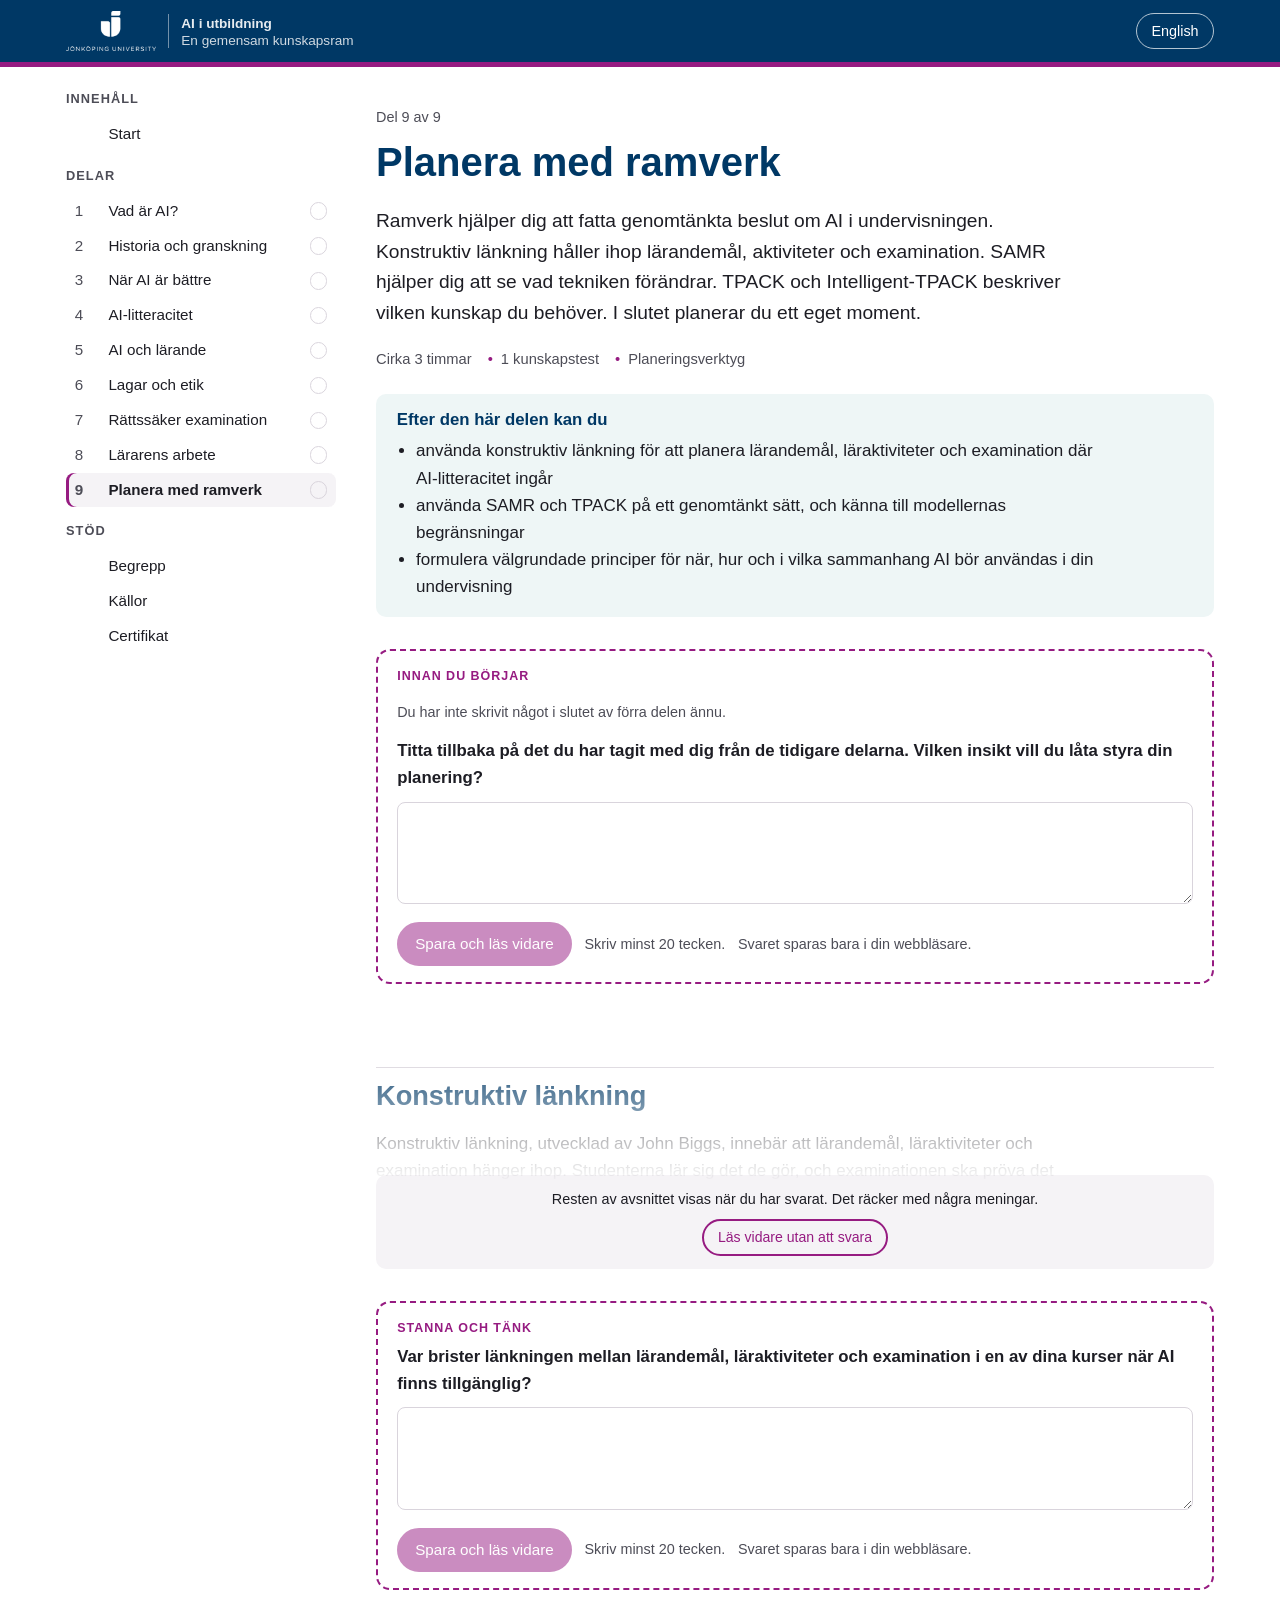
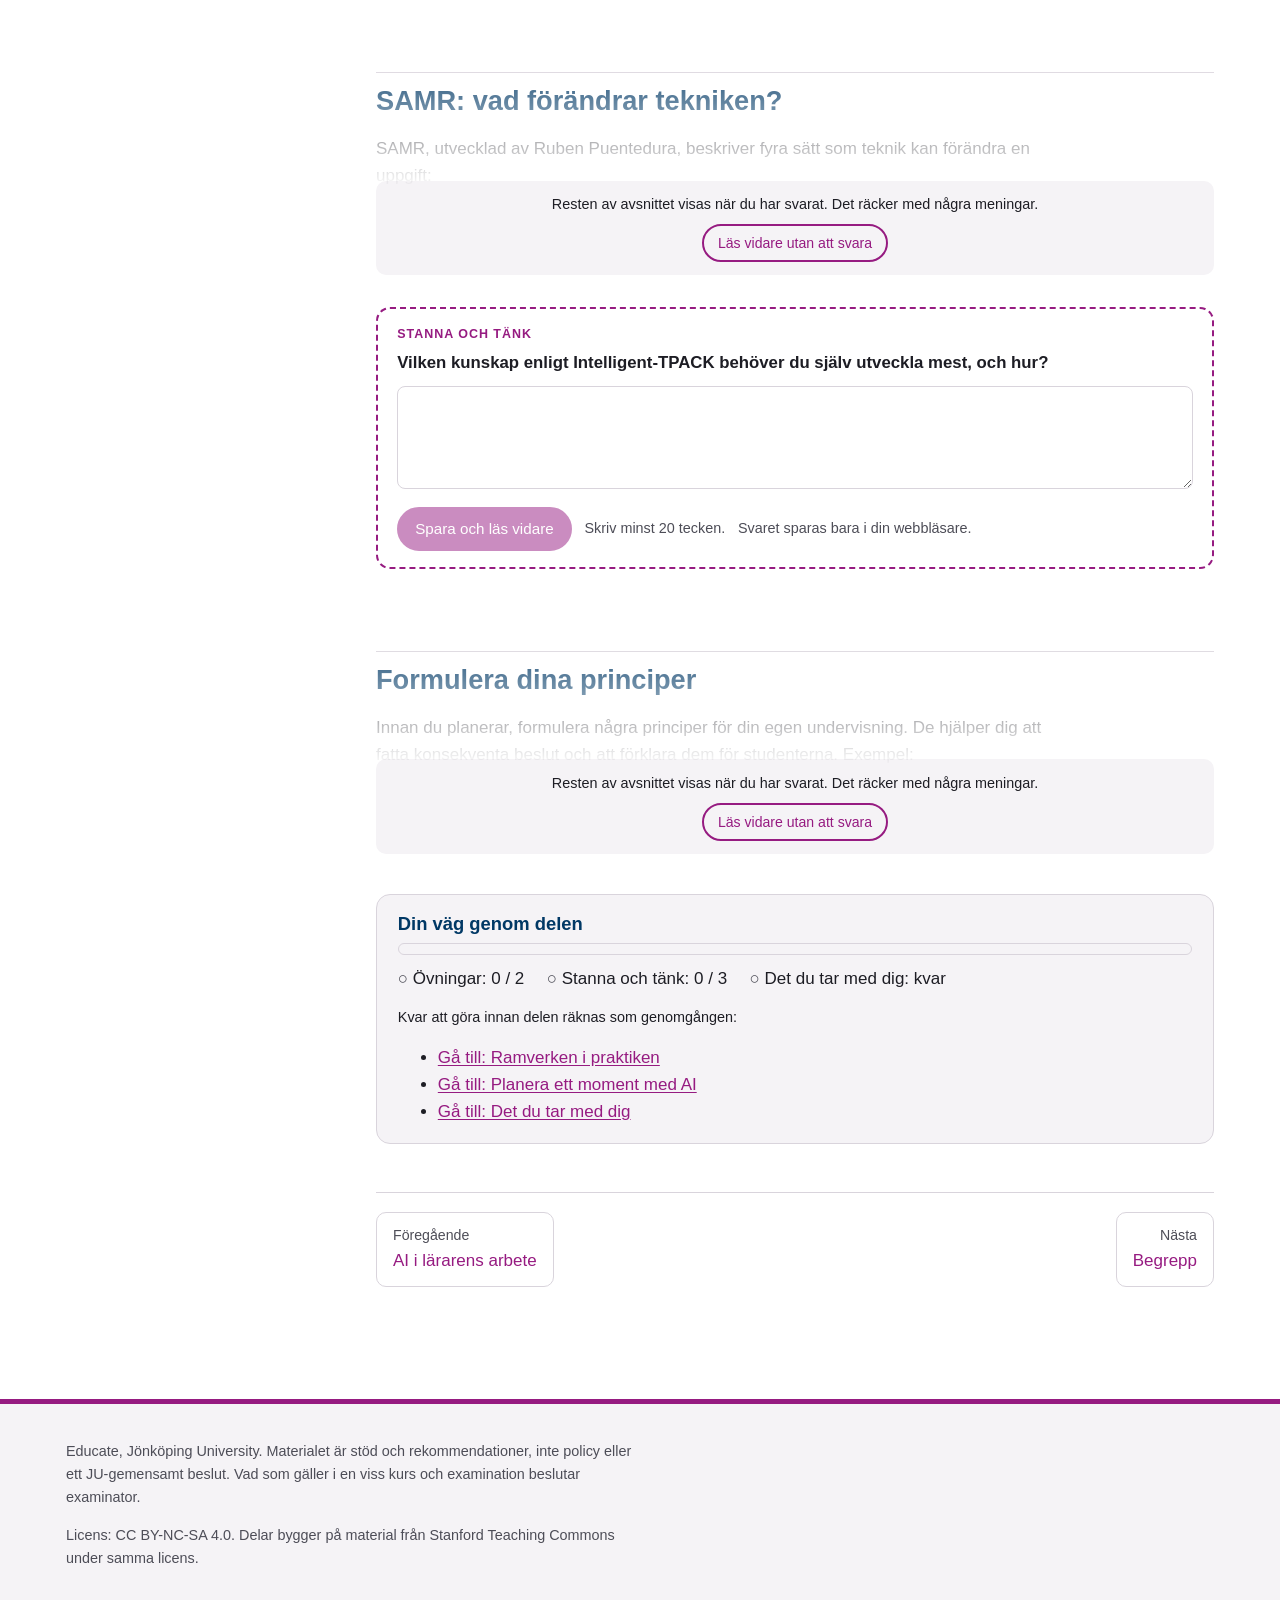
<file: planera.html>
<!doctype html>
<html lang="sv" data-lang="sv">
<head>
<meta charset="utf-8">
<meta name="viewport" content="width=device-width, initial-scale=1">
<title data-sv="Planera med ramverk | AI i utbildning" data-en="Planning with frameworks | AI in education">Planera med ramverk | AI i utbildning</title>
<meta name="description" content="Konstruktiv länkning, SAMR, TPACK och Intelligent-TPACK. Planera ett eget moment.">
<link rel="stylesheet" href="assets/style.css">
<script>(function(){try{var q=new URLSearchParams(location.search).get('lang');var l=q||JSON.parse(localStorage.getItem('aiu:lang')||'"sv"');if(l==='en'){document.documentElement.lang='en';document.documentElement.dataset.lang='en';}}catch(e){}})();</script>
<script src="assets/app.js" defer></script>
</head>
<body data-page="planera">
<a class="skip" href="#main"><span class="l-sv">Hoppa till innehållet</span><span class="l-en">Skip to content</span></a>
<header class="top">
  <div class="top-inner">
    <a class="brand" href="index.html" data-internal>
      <img class="brand-logo" src="assets/ju-logo-white.png" alt="Jönköping University" width="90" height="40">
      <span class="brand-text"><strong><span class="l-sv">AI i utbildning</span><span class="l-en">AI in education</span></strong>
      <span><span class="l-sv">En gemensam kunskapsram</span><span class="l-en">A shared knowledge base</span></span></span>
    </a>
    <div class="top-actions">
      <button type="button" class="btn-top menu-btn" id="menuBtn" aria-controls="side" aria-expanded="false">Meny</button>
      <button type="button" class="btn-top" id="langBtn" lang="en" aria-label="Switch to English">English</button>
    </div>
  </div>
</header>
<div class="layout">
<nav class="side" id="side" aria-labelledby="navTitle"><h2 id="navTitle"><span class="l-sv">Innehåll</span><span class="l-en">Contents</span></h2><ol><li><a href="index.html" data-internal data-page="index"><span class="num" aria-hidden="true"></span><span><span class="l-sv">Start</span><span class="l-en">Start</span></span><span></span></a></li></ol><h2 class="group"><span class="l-sv">Delar</span><span class="l-en">Parts</span></h2><ol><li><a href="vad-ar-ai.html" data-internal data-page="vad-ar-ai"><span class="num" aria-hidden="true">1</span><span><span class="l-sv">Vad är AI?</span><span class="l-en">What is AI?</span></span><span class="done" role="img"></span></a></li><li><a href="historia.html" data-internal data-page="historia"><span class="num" aria-hidden="true">2</span><span><span class="l-sv">Historia och granskning</span><span class="l-en">History and inspection</span></span><span class="done" role="img"></span></a></li><li><a href="nar-ai-ar-battre.html" data-internal data-page="nar-ai-ar-battre"><span class="num" aria-hidden="true">3</span><span><span class="l-sv">När AI är bättre</span><span class="l-en">When AI is better</span></span><span class="done" role="img"></span></a></li><li><a href="ai-litteracitet.html" data-internal data-page="ai-litteracitet"><span class="num" aria-hidden="true">4</span><span><span class="l-sv">AI-litteracitet</span><span class="l-en">AI literacy</span></span><span class="done" role="img"></span></a></li><li><a href="ai-och-larande.html" data-internal data-page="ai-och-larande"><span class="num" aria-hidden="true">5</span><span><span class="l-sv">AI och lärande</span><span class="l-en">AI and learning</span></span><span class="done" role="img"></span></a></li><li><a href="lagar-och-etik.html" data-internal data-page="lagar-och-etik"><span class="num" aria-hidden="true">6</span><span><span class="l-sv">Lagar och etik</span><span class="l-en">Law and ethics</span></span><span class="done" role="img"></span></a></li><li><a href="rattssaker-examination.html" data-internal data-page="rattssaker-examination"><span class="num" aria-hidden="true">7</span><span><span class="l-sv">Rättssäker examination</span><span class="l-en">Legally secure examination</span></span><span class="done" role="img"></span></a></li><li><a href="lararens-arbete.html" data-internal data-page="lararens-arbete"><span class="num" aria-hidden="true">8</span><span><span class="l-sv">Lärarens arbete</span><span class="l-en">The teacher's work</span></span><span class="done" role="img"></span></a></li><li><a href="planera.html" data-internal data-page="planera" aria-current="page"><span class="num" aria-hidden="true">9</span><span><span class="l-sv">Planera med ramverk</span><span class="l-en">Planning with frameworks</span></span><span class="done" role="img"></span></a></li></ol><h2 class="group"><span class="l-sv">Stöd</span><span class="l-en">Support</span></h2><ol><li><a href="begrepp.html" data-internal data-page="begrepp"><span class="num" aria-hidden="true"></span><span><span class="l-sv">Begrepp</span><span class="l-en">Glossary</span></span><span></span></a></li><li><a href="kallor.html" data-internal data-page="kallor"><span class="num" aria-hidden="true"></span><span><span class="l-sv">Källor</span><span class="l-en">Sources</span></span><span></span></a></li><li><a href="certifikat.html" data-internal data-page="certifikat"><span class="num" aria-hidden="true"></span><span><span class="l-sv">Certifikat</span><span class="l-en">Certificate</span></span><span></span></a></li></ol></nav>
<main id="main" tabindex="-1">
<div class="l-sv" lang="sv">
  <p class="crumbs">Del 9 av 9</p>
  <h1>Planera med ramverk</h1>
  <p class="lead">Ramverk hjälper dig att fatta genomtänkta beslut om AI i undervisningen. Konstruktiv länkning håller ihop lärandemål, aktiviteter och examination. SAMR hjälper dig att se vad tekniken förändrar. TPACK och Intelligent-TPACK beskriver vilken kunskap du behöver. I slutet planerar du ett eget moment.</p>
  <div class="meta-row"><span>Cirka 3 timmar</span><span>1 kunskapstest</span><span>Planeringsverktyg</span></div>

  <section class="goals" aria-labelledby="g9sv">
    <h2 id="g9sv">Efter den här delen kan du</h2>
    <ul>
      <li>använda konstruktiv länkning för att planera lärandemål, läraktiviteter och examination där AI-litteracitet ingår</li>
      <li>använda SAMR och TPACK på ett genomtänkt sätt, och känna till modellernas begränsningar</li>
      <li>formulera välgrundade principer för när, hur och i vilka sammanhang AI bör användas i din undervisning</li>
    </ul>
  </section>
  <div class="gate" data-kind="bridge"><script type="application/json">{"q": "Titta tillbaka på det du har tagit med dig från de tidigare delarna. Vilken insikt vill du låta styra din planering?", "prev": "lararens-arbete"}</script></div>


  <h2>Konstruktiv länkning</h2>
  <p>Konstruktiv länkning, utvecklad av John Biggs, innebär att lärandemål, läraktiviteter och examination hänger ihop. Studenterna lär sig det de gör, och examinationen ska pröva det lärandemålen anger. AI påverkar alla tre leden:</p>
  <div class="grid">
    <div class="card"><span class="tag p">Lärandemål</span><h3>Vad ska studenten kunna?</h3><p>Behöver lärandemålen uttrycka AI-litteracitet i ämnet? Vad måste studenten kunna utan AI för att kunna granska den?</p></div>
    <div class="card"><span class="tag">Läraktiviteter</span><h3>Hur lär sig studenten det?</h3><p>Vilken roll ska AI ha i aktiviteterna, och hur säkerställer du att studenten själv gör det tankearbete som leder till lärande?</p></div>
    <div class="card"><span class="tag y">Examination</span><h3>Hur visar studenten det?</h3><p>Ger examinationen underlag för att bedöma studentens eget kunnande när AI finns tillgänglig?</p></div>
  </div>
  <div class="pair">
    <h3>När länkningen brister</h3>
    <div class="prob"><span class="lbl">Problem</span><p>Lärandemålet är att självständigt analysera ett fall. Läraktiviteterna uppmuntrar AI-stöd i analysen, och examinationen är en hemuppgift utan regel om AI.</p></div>
    <div class="sol"><span class="lbl">Lösning</span><p>Låt aktiviteterna öva analysen med AI som utmanare (I &gt; AI &gt; I), och komplettera hemuppgiften med ett kort muntligt moment där studenten analyserar ett nytt fall utan stöd.</p></div>
  </div>
  <h3>Lärandemål som uttrycker AI-litteracitet</h3>
  <p>Exempel på formuleringar som kan anpassas till ditt ämne:</p>
  <ul>
    <li>kritiskt granska AI-genererade förslag inom [område] mot vetenskapliga källor och professionella riktlinjer</li>
    <li>motivera när AI-stöd är lämpligt och olämpligt i [yrkessituation]</li>
    <li>redogöra för hur skevheter i data kan påverka AI-baserade beslut inom [område]</li>
    <li>självständigt utföra [kärnfärdighet] och värdera ett AI-genererat resultat av samma uppgift</li>
  </ul>

    <div class="gate" data-kind="pause"><script type="application/json">{"q": "Var brister länkningen mellan lärandemål, läraktiviteter och examination i en av dina kurser när AI finns tillgänglig?"}</script></div>
  <h2>SAMR: vad förändrar tekniken?</h2>
  <p>SAMR, utvecklad av Ruben Puentedura, beskriver fyra sätt som teknik kan förändra en uppgift:</p>
  <div class="table-wrap">
  <table>
    <caption>SAMR med exempel på AI</caption>
    <thead><tr><th scope="col">Nivå</th><th scope="col">Innebörd</th><th scope="col">Exempel med AI</th></tr></thead>
    <tbody>
      <tr><th scope="row">Ersättning (Substitution)</th><td>Tekniken ersätter ett annat verktyg utan att uppgiften ändras.</td><td>AI används som stavningskontroll.</td></tr>
      <tr><th scope="row">Förstärkning (Augmentation)</th><td>Tekniken ersätter ett verktyg och tillför en förbättring.</td><td>AI ger omedelbar återkoppling på struktur utifrån kursens kriterier.</td></tr>
      <tr><th scope="row">Modifiering (Modification)</th><td>Tekniken gör det möjligt att utforma om uppgiften väsentligt.</td><td>Studenterna jämför sin egen analys med en AI-analys och värderar skillnaderna.</td></tr>
      <tr><th scope="row">Omdefiniering (Redefinition)</th><td>Tekniken gör nya uppgifter möjliga som inte gick tidigare.</td><td>Studenter övar svåra samtal med en simulerad klient och analyserar dem i efterhand.</td></tr>
    </tbody>
  </table>
  </div>
  <div class="box key">
    <span class="box-title">Använd SAMR rätt</span>
    <ul>
      <li><strong>Det är inte en trappa.</strong> En högre nivå är inte bättre i sig. Ersättning kan vara helt rätt när syftet är att frigöra tid till annat.</li>
      <li><strong>Utgå från lärandet, inte tekniken.</strong> Frågan är inte hur långt upp du kommer, utan om förändringen stödjer lärandemålet.</li>
      <li><strong>Modellen har svagt empiriskt stöd.</strong> Den har kritiserats för att sakna forskningsgrund och för att ignorera sammanhanget. Använd den som ett samtalsstöd, inte som en norm.</li>
    </ul>
  </div>

  <h2>TPACK: vilken kunskap behöver du?</h2>
  <p>TPACK, utvecklad av Punya Mishra och Matthew Koehler, beskriver den kunskap lärare behöver för att använda teknik väl. Den kombinerar tre kunskapsområden: teknisk kunskap, pedagogisk kunskap och ämneskunskap. Det intressanta finns i överlappen: hur tekniken förändrar ämnet, hur den förändrar undervisningen, och hur allt tre samspelar i ett konkret sammanhang.</p>

  <h3>Intelligent-TPACK: TPACK för AI</h3>
  <p>Ismail Celik vid Uleåborgs universitet har byggt ut TPACK för AI och lagt till en femte komponent: <strong>etisk bedömning</strong>. Läraren behöver kunna förstå, motivera och värdera resultat från AI-verktyg med avseende på fyra aspekter:</p>
  <div class="grid">
    <div class="card"><h4>Transparens</h4><p>Hur kommer verktyget fram till sina resultat, och vad vet vi om det?</p></div>
    <div class="card"><h4>Rättvisa</h4><p>Kan verktyget missgynna vissa studenter på grund av skevheter i data?</p></div>
    <div class="card"><h4>Ansvar</h4><p>Vem ansvarar för verktyget och för de beslut det påverkar?</p></div>
    <div class="card"><h4>Inkludering</h4><p>Är verktyget tillgängligt och användbart för alla studenter?</p></div>
  </div>
  <p>Celiks studie med lärare visade tre saker som är viktiga när du planerar din egen utveckling:</p>
  <ul>
    <li><strong>Teknisk kunskap hjälper den etiska bedömningen.</strong> Den som förstår hur AI fungerar kan bättre värdera dess resultat. Det är skälet till del 1 och 2 i det här materialet.</li>
    <li><strong>Teknisk kunskap räcker inte.</strong> Den blir användbar först när den kombineras med pedagogisk kunskap.</li>
    <li><strong>Ämnesspecifika verktyg stärker kopplingen till ämnet.</strong> Att möta AI-verktyg i det egna ämnet utvecklar förståelsen för hur tekniken förändrar ämnet.</li>
  </ul>
  <p>Celik beskriver lärarens roll som en dirigent i AI-stödd undervisning, och den rollen kräver teknisk, pedagogisk och etisk kunskap samtidigt.</p>

  <div class="ex" data-type="choice">
    <script type="application/json">{
      "badge": "Kunskapstest", "title": "Ramverken i praktiken",
      "questions": [
        {"q": "Studenterna jämför sin egen sammanfattning med en AI-sammanfattning och diskuterar vad som skiljer. Vilken SAMR-nivå ligger närmast?", "options": [
          {"t": "Ersättning"},
          {"t": "Modifiering", "ok": true},
          {"t": "Omdefiniering"}
        ], "explain": "Uppgiften har utformats om väsentligt, men det är fortfarande en sammanfattningsuppgift. Viktigare än nivån är om förändringen stödjer lärandemålet."},
        {"q": "Vilket påstående om SAMR stämmer?", "options": [
          {"t": "Målet är alltid att nå omdefiniering."},
          {"t": "En lägre nivå kan vara rätt, beroende på syftet.", "ok": true},
          {"t": "Modellen har starkt empiriskt stöd."}
        ], "explain": "SAMR är inte en trappa, och modellen har kritiserats för svag forskningsgrund. Använd den som samtalsstöd."},
        {"q": "Vad lägger Intelligent-TPACK till jämfört med TPACK?", "options": [
          {"t": "Kunskap om programmering."},
          {"t": "Etisk bedömning av AI-verktyg: transparens, rättvisa, ansvar och inkludering.", "ok": true},
          {"t": "Kunskap om lärplattformar."}
        ], "explain": "Celik lade till etisk bedömning som en egen kunskapskomponent."},
        {"q": "Vad visade Celiks studie om teknisk kunskap?", "options": [
          {"t": "Att den räcker för att använda AI väl i undervisningen."},
          {"t": "Att den hjälper den etiska bedömningen men behöver kombineras med pedagogisk kunskap.", "ok": true},
          {"t": "Att den saknar betydelse."}
        ], "explain": "Teknisk kunskap är nödvändig men inte tillräcklig."},
        {"q": "Lärandemålet är att självständigt formulera en argumentation. Vilken examination är bäst länkad?", "options": [
          {"t": "En hemuppgift där AI får användas fritt och ingen annan kontroll finns."},
          {"t": "En hemuppgift där AI får användas i förarbetet, följd av ett kort muntligt moment där studenten argumenterar kring en ny fråga.", "ok": true},
          {"t": "En flervalstentamen om argumentationsteori."}
        ], "explain": "Det öppna momentet stödjer lärandet, och det säkrade momentet prövar lärandemålet direkt."}
      ]
    }</script>
  </div>

    <div class="gate" data-kind="pause"><script type="application/json">{"q": "Vilken kunskap enligt Intelligent-TPACK behöver du själv utveckla mest, och hur?"}</script></div>
  <h2>Formulera dina principer</h2>
  <p>Innan du planerar, formulera några principer för din egen undervisning. De hjälper dig att fatta konsekventa beslut och att förklara dem för studenterna. Exempel:</p>
  <ul>
    <li>Det studenterna ska kunna granska, ska de också kunna göra själva.</li>
    <li>AI får användas där den stödjer lärandet, och jag förklarar varför.</li>
    <li>Varje centralt lärandemål prövas någonstans under former som visar studentens eget kunnande.</li>
    <li>Jag är öppen med när och hur jag själv använder AI.</li>
  </ul>

  <div class="ex" data-type="planner">
    <script type="application/json">{
      "id": "plan", "badge": "Planera", "title": "Planera ett moment med AI",
      "intro": "Fyll i fälten för ett moment i en av dina kurser. Sammanställningen uppdateras medan du skriver och sparas bara i din webbläsare. Kopiera eller skriv ut den när du är klar.",
      "fields": [
        {"label": "Lärandemål", "long": true, "hint": "Vad ska studenten kunna efter momentet?"},
        {"label": "Läraktivitet", "long": true},
        {"label": "Vilken roll får AI ha?", "options": ["Ingen AI", "AI i förarbetet, till exempel idéer och planering", "AI som stöd under arbetet, med angivna gränser", "AI får användas i hela arbetet", "AI är själva syftet med uppgiften"]},
        {"label": "Hur visar studenten sitt eget kunnande?", "long": true, "hint": "Vad i examinationen ger underlag för att bedöma det studenten själv kan?"},
        {"label": "Säkrat moment", "options": ["Ingen", "Muntligt samtal", "Övervakat moment", "Dokumenterad process med utkast", "Koppling till kursens eget material eller egna data"]},
        {"label": "I > AI > I: vad gör studenten själv först och sist?", "long": true},
        {"label": "Vad tillför AI, och vilka etiska aspekter behöver hanteras?", "long": true, "hint": "Tänk på SAMR och Intelligent-TPACK: transparens, rättvisa, ansvar och inkludering."}
      ]
    }</script>
  </div>

  <h2>Avslutning</h2>
  <p>Du har nu gått igenom hela kunskapsramen. Gå gärna tillbaka till självskattningen på startsidan och jämför med hur du skattade dig i början. Använd planeringen i ditt fortsatta arbete och i samtal med kollegor.</p>
  <div class="gate" data-kind="exit"><script type="application/json">{"q": "Vad är det viktigaste du tar med dig från hela kunskapsramen, och vad ska du göra annorlunda härnäst?"}</script></div>
</div>

<div class="l-en" lang="en">
  <p class="crumbs">Part 9 of 9</p>
  <h1>Planning with frameworks</h1>
  <p class="lead">Frameworks help you make well-considered decisions about AI in teaching. Constructive alignment ties together learning outcomes, activities and examination. SAMR helps you see what technology changes. TPACK and Intelligent-TPACK describe the knowledge you need. At the end, you plan a session of your own.</p>
  <div class="meta-row"><span>About 3 hours</span><span>1 knowledge check</span><span>Planning tool</span></div>

  <section class="goals" aria-labelledby="g9en">
    <h2 id="g9en">After this part you can</h2>
    <ul>
      <li>use constructive alignment to plan learning outcomes, activities and examination that include AI literacy</li>
      <li>use SAMR and TPACK thoughtfully, and know the limitations of the models</li>
      <li>formulate well-founded principles for when, how and in what contexts AI should be used in your teaching</li>
    </ul>
  </section>
  <div class="gate" data-kind="bridge"><script type="application/json">{"q": "Look back at what you have taken with you from the earlier parts. Which insight do you want to guide your planning?", "prev": "lararens-arbete"}</script></div>


  <h2>Constructive alignment</h2>
  <p>Constructive alignment, developed by John Biggs, means that learning outcomes, learning activities and examination fit together. Students learn what they do, and the examination should test what the learning outcomes state. AI affects all three:</p>
  <div class="grid">
    <div class="card"><span class="tag p">Learning outcomes</span><h3>What should the student be able to do?</h3><p>Do the learning outcomes need to express AI literacy in the subject? What must the student be able to do without AI in order to review it?</p></div>
    <div class="card"><span class="tag">Learning activities</span><h3>How does the student learn it?</h3><p>What role should AI play in the activities, and how do you ensure the student does the thinking that leads to learning?</p></div>
    <div class="card"><span class="tag y">Examination</span><h3>How does the student show it?</h3><p>Does the examination provide evidence of the student's own knowledge when AI is available?</p></div>
  </div>
  <div class="pair">
    <h3>When alignment breaks</h3>
    <div class="prob"><span class="lbl">Problem</span><p>The learning outcome is to analyse a case independently. The activities encourage AI support in the analysis, and the examination is a take-home task with no rule on AI.</p></div>
    <div class="sol"><span class="lbl">Solution</span><p>Let the activities practise analysis with AI as a challenger (I &gt; AI &gt; I), and add a short oral part to the take-home task where the student analyses a new case without support.</p></div>
  </div>
  <h3>Learning outcomes that express AI literacy</h3>
  <p>Examples of wording you can adapt to your subject:</p>
  <ul>
    <li>critically review AI-generated suggestions in [field] against scholarly sources and professional guidelines</li>
    <li>justify when AI support is appropriate and inappropriate in [professional situation]</li>
    <li>account for how bias in data can affect AI-based decisions in [field]</li>
    <li>independently perform [core skill] and evaluate an AI-generated result of the same task</li>
  </ul>

    <div class="gate" data-kind="pause"><script type="application/json">{"q": "Where does the alignment between learning outcomes, activities and examination break down in one of your courses when AI is available?"}</script></div>
  <h2>SAMR: what does the technology change?</h2>
  <p>SAMR, developed by Ruben Puentedura, describes four ways technology can change a task:</p>
  <div class="table-wrap">
  <table>
    <caption>SAMR with AI examples</caption>
    <thead><tr><th scope="col">Level</th><th scope="col">Meaning</th><th scope="col">Example with AI</th></tr></thead>
    <tbody>
      <tr><th scope="row">Substitution</th><td>The technology replaces another tool without changing the task.</td><td>AI is used as a spell-checker.</td></tr>
      <tr><th scope="row">Augmentation</th><td>The technology replaces a tool and adds an improvement.</td><td>AI gives immediate feedback on structure based on the course criteria.</td></tr>
      <tr><th scope="row">Modification</th><td>The technology allows significant redesign of the task.</td><td>Students compare their own analysis with an AI analysis and evaluate the differences.</td></tr>
      <tr><th scope="row">Redefinition</th><td>The technology makes new tasks possible that were not possible before.</td><td>Students practise difficult conversations with a simulated client and analyse them afterwards.</td></tr>
    </tbody>
  </table>
  </div>
  <div class="box key">
    <span class="box-title">Use SAMR well</span>
    <ul>
      <li><strong>It is not a ladder.</strong> A higher level is not better in itself. Substitution can be exactly right when the purpose is to free time for something else.</li>
      <li><strong>Start from learning, not technology.</strong> The question is not how high you get, but whether the change supports the learning outcome.</li>
      <li><strong>The model has weak empirical support.</strong> It has been criticised for lacking a research base and ignoring context. Use it to support conversation, not as a norm.</li>
    </ul>
  </div>

  <h2>TPACK: what knowledge do you need?</h2>
  <p>TPACK, developed by Punya Mishra and Matthew Koehler, describes the knowledge teachers need to use technology well. It combines three areas: technological knowledge, pedagogical knowledge and content knowledge. The interesting part is in the overlaps: how technology changes the subject, how it changes teaching, and how all three interact in a concrete context.</p>

  <h3>Intelligent-TPACK: TPACK for AI</h3>
  <p>Ismail Celik at the University of Oulu has extended TPACK for AI and added a fifth component: <strong>ethical assessment</strong>. Teachers need to be able to understand, justify and evaluate results from AI tools with regard to four aspects:</p>
  <div class="grid">
    <div class="card"><h4>Transparency</h4><p>How does the tool reach its results, and what do we know about it?</p></div>
    <div class="card"><h4>Fairness</h4><p>Could the tool disadvantage some students because of bias in data?</p></div>
    <div class="card"><h4>Accountability</h4><p>Who is responsible for the tool and for the decisions it influences?</p></div>
    <div class="card"><h4>Inclusiveness</h4><p>Is the tool accessible and usable for all students?</p></div>
  </div>
  <p>Celik's study with teachers showed three things that matter when you plan your own development:</p>
  <ul>
    <li><strong>Technological knowledge helps ethical assessment.</strong> Those who understand how AI works are better able to evaluate its results. That is the reason for parts 1 and 2 of this material.</li>
    <li><strong>Technological knowledge is not enough.</strong> It becomes useful only when combined with pedagogical knowledge.</li>
    <li><strong>Subject-specific tools strengthen the link to the subject.</strong> Meeting AI tools in your own subject develops understanding of how technology changes the subject.</li>
  </ul>
  <p>Celik describes the teacher's role in AI-supported teaching as that of an orchestrator, and that role requires technological, pedagogical and ethical knowledge at the same time.</p>

  <div class="ex" data-type="choice">
    <script type="application/json">{
      "badge": "Knowledge check", "title": "The frameworks in practice",
      "questions": [
        {"q": "Students compare their own summary with an AI summary and discuss the differences. Which SAMR level is closest?", "options": [
          {"t": "Substitution"},
          {"t": "Modification", "ok": true},
          {"t": "Redefinition"}
        ], "explain": "The task has been significantly redesigned, but it is still a summarising task. More important than the level is whether the change supports the learning outcome."},
        {"q": "Which statement about SAMR is true?", "options": [
          {"t": "The goal is always to reach redefinition."},
          {"t": "A lower level can be right, depending on the purpose.", "ok": true},
          {"t": "The model has strong empirical support."}
        ], "explain": "SAMR is not a ladder, and the model has been criticised for a weak research base. Use it to support conversation."},
        {"q": "What does Intelligent-TPACK add compared with TPACK?", "options": [
          {"t": "Programming knowledge."},
          {"t": "Ethical assessment of AI tools: transparency, fairness, accountability and inclusiveness.", "ok": true},
          {"t": "Knowledge of learning platforms."}
        ], "explain": "Celik added ethical assessment as a knowledge component of its own."},
        {"q": "What did Celik's study show about technological knowledge?", "options": [
          {"t": "That it is enough to use AI well in teaching."},
          {"t": "That it helps ethical assessment but needs to be combined with pedagogical knowledge.", "ok": true},
          {"t": "That it does not matter."}
        ], "explain": "Technological knowledge is necessary but not sufficient."},
        {"q": "The learning outcome is to formulate an argument independently. Which examination is best aligned?", "options": [
          {"t": "A take-home task where AI may be used freely and there is no other check."},
          {"t": "A take-home task where AI may be used in the preparation, followed by a short oral part where the student argues on a new question.", "ok": true},
          {"t": "A multiple-choice exam on argumentation theory."}
        ], "explain": "The open part supports learning, and the secured part tests the learning outcome directly."}
      ]
    }</script>
  </div>

    <div class="gate" data-kind="pause"><script type="application/json">{"q": "Which knowledge according to Intelligent-TPACK do you most need to develop yourself, and how?"}</script></div>
  <h2>Formulate your principles</h2>
  <p>Before planning, formulate a few principles for your own teaching. They help you make consistent decisions and explain them to students. Examples:</p>
  <ul>
    <li>What students should be able to review, they should also be able to do themselves.</li>
    <li>AI may be used where it supports learning, and I explain why.</li>
    <li>Every key learning outcome is tested somewhere under conditions that show the student's own knowledge.</li>
    <li>I am open about when and how I use AI myself.</li>
  </ul>

  <div class="ex" data-type="planner">
    <script type="application/json">{
      "id": "plan", "badge": "Plan", "title": "Plan a session with AI",
      "intro": "Fill in the fields for a session in one of your courses. The summary updates as you type and is saved only in your browser. Copy or print it when you are done.",
      "fields": [
        {"label": "Learning outcome", "long": true, "hint": "What should the student be able to do after the session?"},
        {"label": "Learning activity", "long": true},
        {"label": "What role may AI play?", "options": ["No AI", "AI in the preparation, such as ideas and planning", "AI as support during the work, within stated limits", "AI may be used throughout the work", "AI is the purpose of the task"]},
        {"label": "How does the student show their own knowledge?", "long": true, "hint": "What in the examination provides evidence of what the student can do themselves?"},
        {"label": "Secured part", "options": ["None", "Oral conversation", "Supervised part", "Documented process with drafts", "Link to the course's own material or own data"]},
        {"label": "I > AI > I: what does the student do first and last?", "long": true},
        {"label": "What does AI add, and which ethical aspects need handling?", "long": true, "hint": "Think of SAMR and Intelligent-TPACK: transparency, fairness, accountability and inclusiveness."}
      ]
    }</script>
  </div>

  <h2>Closing</h2>
  <p>You have now worked through the whole knowledge base. Go back to the self-assessment on the start page and compare with how you rated yourself at the beginning. Use the plan in your continued work and in conversations with colleagues.</p>
  <div class="gate" data-kind="exit"><script type="application/json">{"q": "What is the most important thing you take with you from the whole knowledge base, and what will you do differently next?"}</script></div>
</div>
<section class="journey" aria-live="polite"></section>
<nav class="pager" aria-label="Sidor / Pages"><a class="prev" href="lararens-arbete.html" data-internal rel="prev"><small><span class="l-sv">Föregående</span><span class="l-en">Previous</span></small><span class="l-sv">AI i lärarens arbete</span><span class="l-en">AI in the teacher's work</span></a><a class="next" href="begrepp.html" data-internal rel="next"><small><span class="l-sv">Nästa</span><span class="l-en">Next</span></small><span class="l-sv">Begrepp</span><span class="l-en">Glossary</span></a></nav>
</main>
</div>
<footer class="site"><div class="inner">
<p><span class="l-sv">Educate, Jönköping University. Materialet är stöd och rekommendationer, inte policy eller ett JU-gemensamt beslut. Vad som gäller i en viss kurs och examination beslutar examinator.</span><span class="l-en">Educate, Jönköping University. The material is support and recommendations, not policy or a university-wide decision. What applies in a particular course and examination is decided by the examiner.</span></p>
<p><span class="l-sv">Licens: CC BY-NC-SA 4.0. Delar bygger på material från Stanford Teaching Commons under samma licens.</span><span class="l-en">Licence: CC BY-NC-SA 4.0. Parts build on material from Stanford Teaching Commons under the same licence.</span></p>
</div></footer>
</body>
</html>
</file>
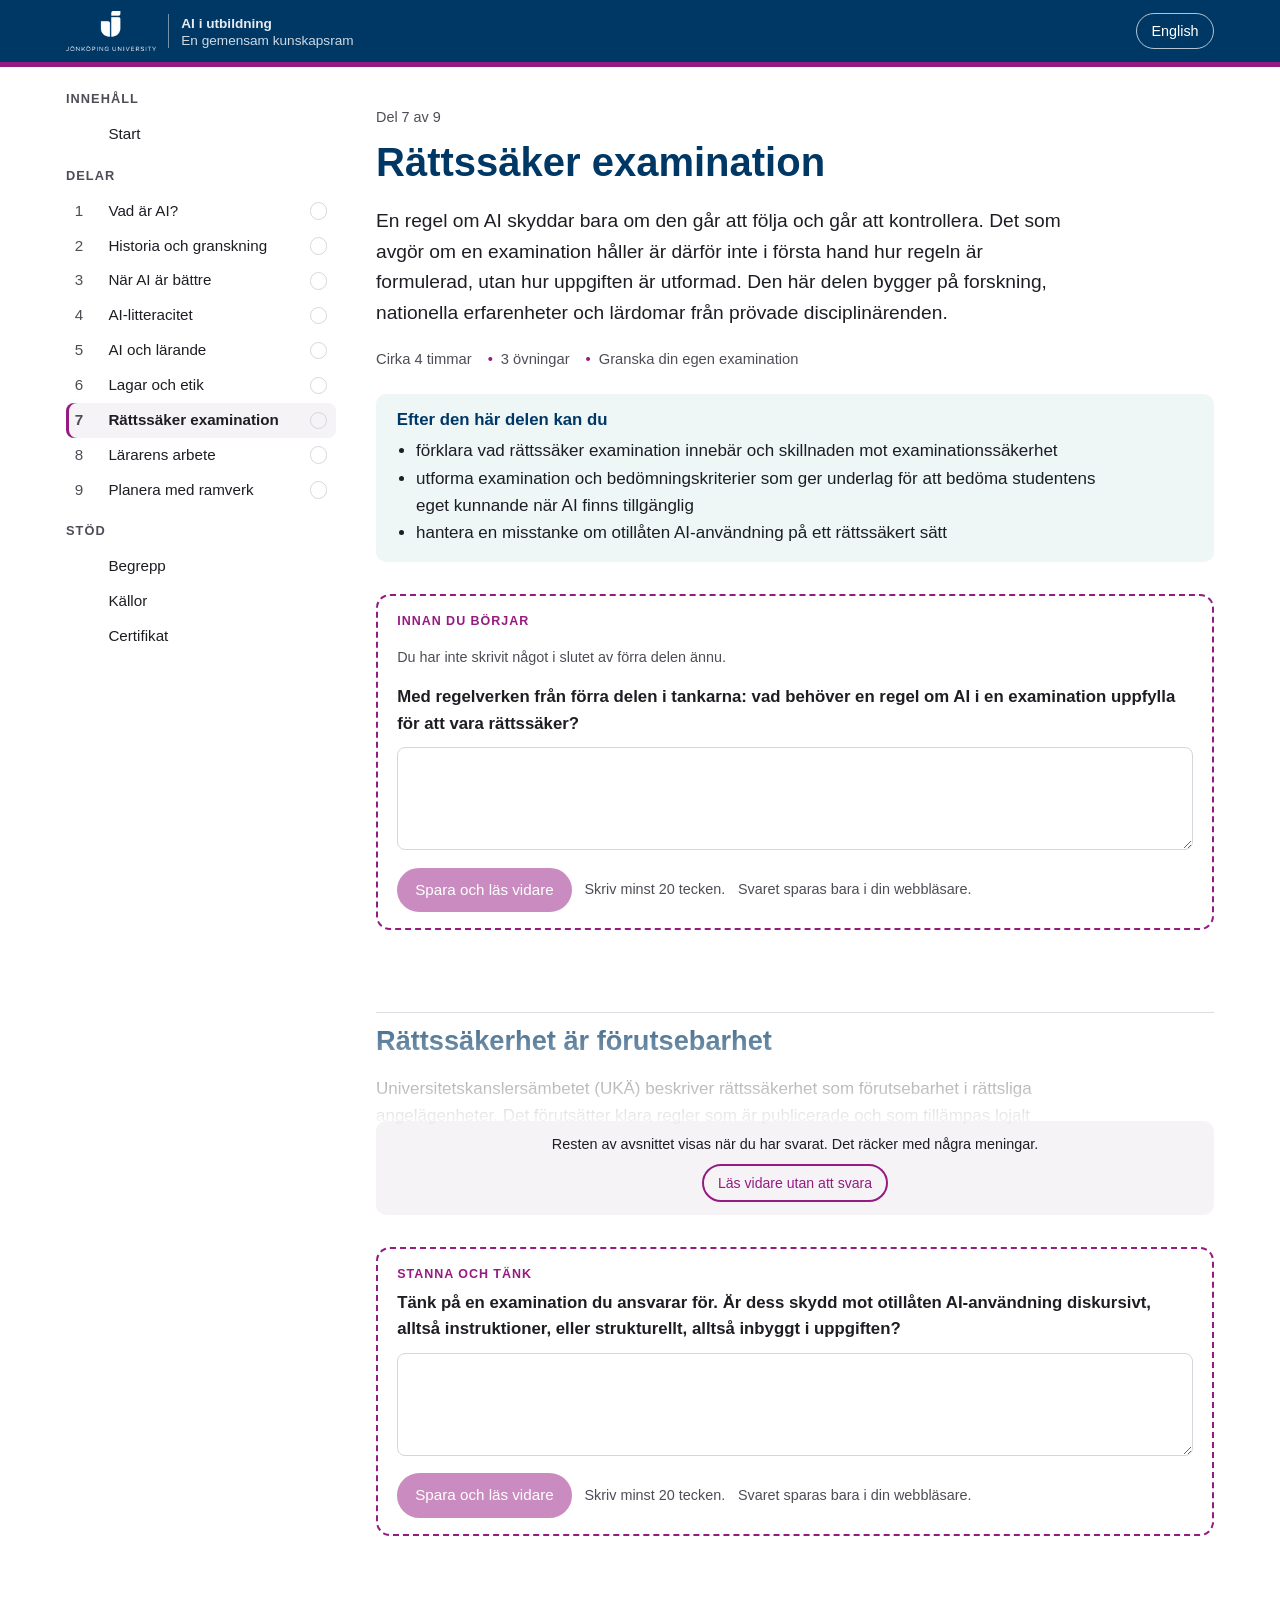
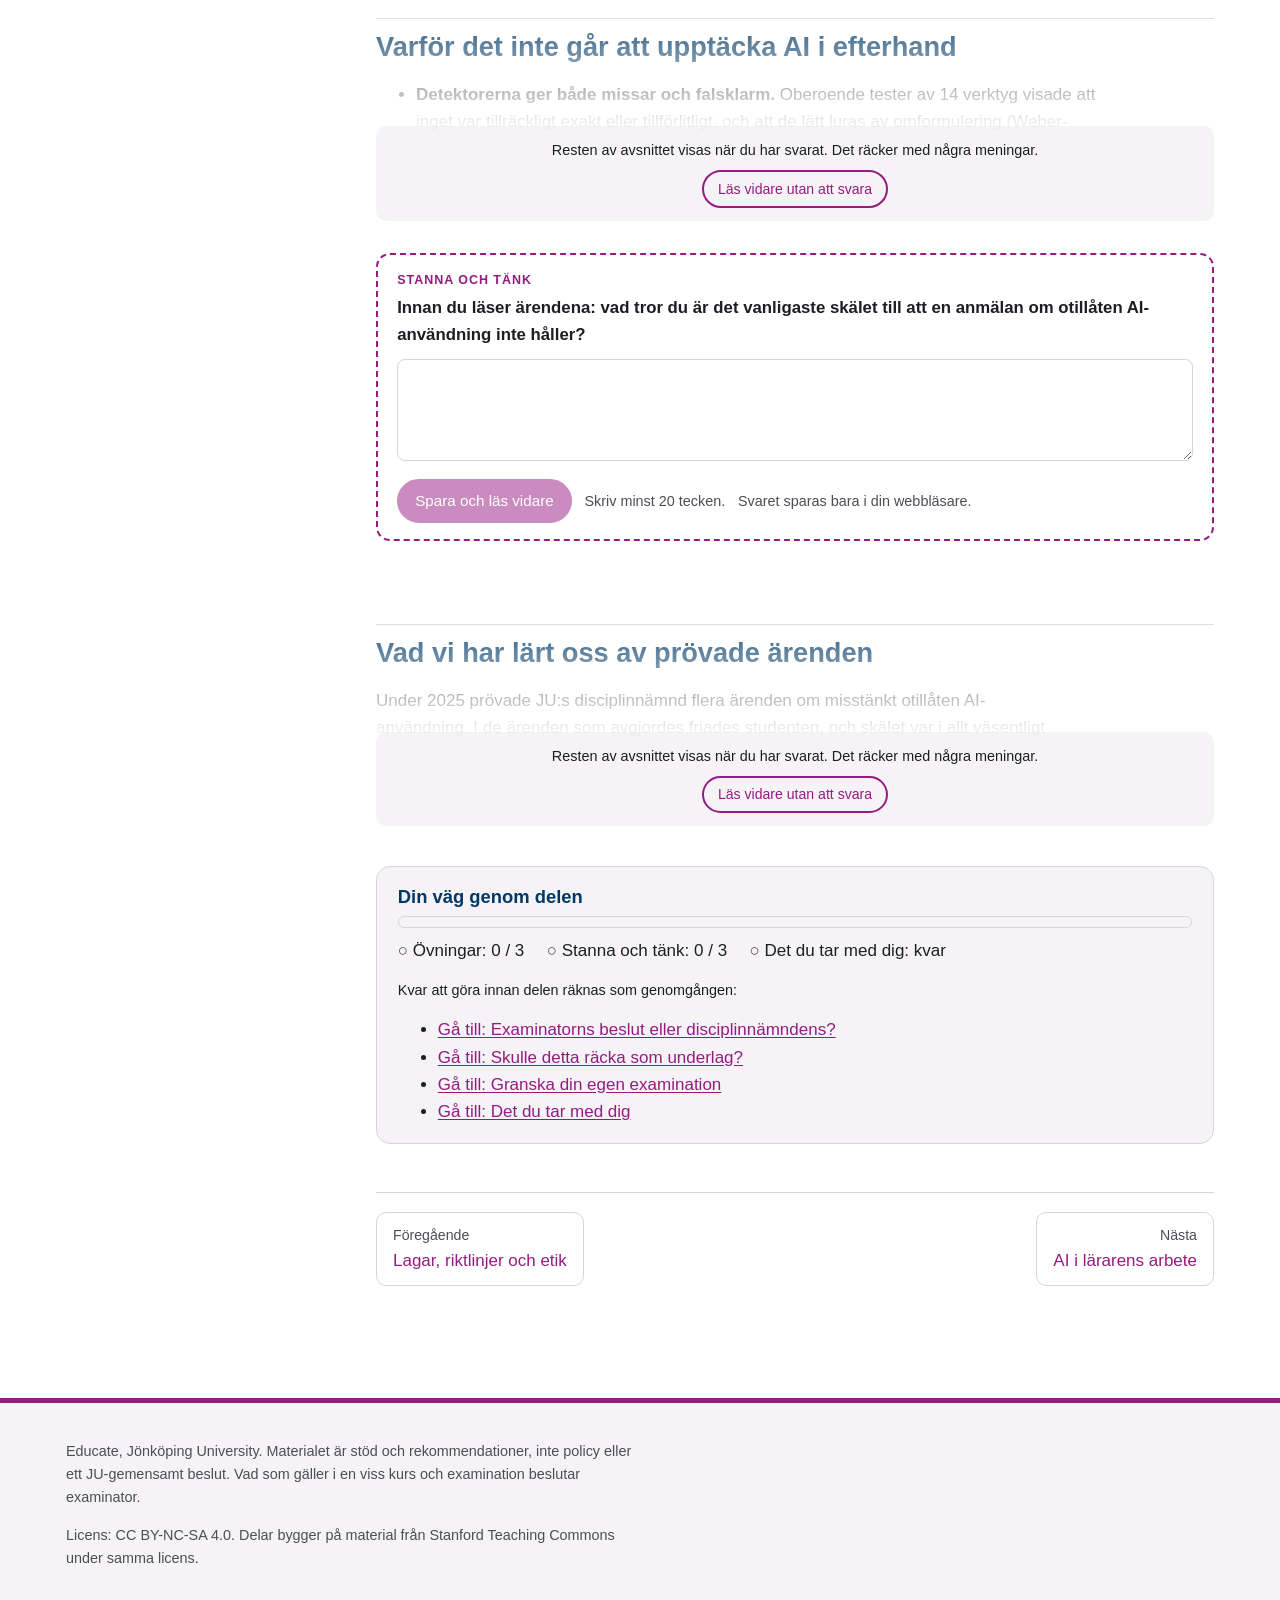
<file: rattssaker-examination.html>
<!doctype html>
<html lang="sv" data-lang="sv">
<head>
<meta charset="utf-8">
<meta name="viewport" content="width=device-width, initial-scale=1">
<title data-sv="Rättssäker examination | AI i utbildning" data-en="Legally secure examination | AI in education">Rättssäker examination | AI i utbildning</title>
<meta name="description" content="Varför instruktioner inte räcker, hur uppgiften kan ändras, examination i ett programperspektiv och lärdomar från prövade disciplinärenden.">
<link rel="stylesheet" href="assets/style.css">
<script>(function(){try{var q=new URLSearchParams(location.search).get('lang');var l=q||JSON.parse(localStorage.getItem('aiu:lang')||'"sv"');if(l==='en'){document.documentElement.lang='en';document.documentElement.dataset.lang='en';}}catch(e){}})();</script>
<script src="assets/app.js" defer></script>
</head>
<body data-page="rattssaker-examination">
<a class="skip" href="#main"><span class="l-sv">Hoppa till innehållet</span><span class="l-en">Skip to content</span></a>
<header class="top">
  <div class="top-inner">
    <a class="brand" href="index.html" data-internal>
      <img class="brand-logo" src="assets/ju-logo-white.png" alt="Jönköping University" width="90" height="40">
      <span class="brand-text"><strong><span class="l-sv">AI i utbildning</span><span class="l-en">AI in education</span></strong>
      <span><span class="l-sv">En gemensam kunskapsram</span><span class="l-en">A shared knowledge base</span></span></span>
    </a>
    <div class="top-actions">
      <button type="button" class="btn-top menu-btn" id="menuBtn" aria-controls="side" aria-expanded="false">Meny</button>
      <button type="button" class="btn-top" id="langBtn" lang="en" aria-label="Switch to English">English</button>
    </div>
  </div>
</header>
<div class="layout">
<nav class="side" id="side" aria-labelledby="navTitle"><h2 id="navTitle"><span class="l-sv">Innehåll</span><span class="l-en">Contents</span></h2><ol><li><a href="index.html" data-internal data-page="index"><span class="num" aria-hidden="true"></span><span><span class="l-sv">Start</span><span class="l-en">Start</span></span><span></span></a></li></ol><h2 class="group"><span class="l-sv">Delar</span><span class="l-en">Parts</span></h2><ol><li><a href="vad-ar-ai.html" data-internal data-page="vad-ar-ai"><span class="num" aria-hidden="true">1</span><span><span class="l-sv">Vad är AI?</span><span class="l-en">What is AI?</span></span><span class="done" role="img"></span></a></li><li><a href="historia.html" data-internal data-page="historia"><span class="num" aria-hidden="true">2</span><span><span class="l-sv">Historia och granskning</span><span class="l-en">History and inspection</span></span><span class="done" role="img"></span></a></li><li><a href="nar-ai-ar-battre.html" data-internal data-page="nar-ai-ar-battre"><span class="num" aria-hidden="true">3</span><span><span class="l-sv">När AI är bättre</span><span class="l-en">When AI is better</span></span><span class="done" role="img"></span></a></li><li><a href="ai-litteracitet.html" data-internal data-page="ai-litteracitet"><span class="num" aria-hidden="true">4</span><span><span class="l-sv">AI-litteracitet</span><span class="l-en">AI literacy</span></span><span class="done" role="img"></span></a></li><li><a href="ai-och-larande.html" data-internal data-page="ai-och-larande"><span class="num" aria-hidden="true">5</span><span><span class="l-sv">AI och lärande</span><span class="l-en">AI and learning</span></span><span class="done" role="img"></span></a></li><li><a href="lagar-och-etik.html" data-internal data-page="lagar-och-etik"><span class="num" aria-hidden="true">6</span><span><span class="l-sv">Lagar och etik</span><span class="l-en">Law and ethics</span></span><span class="done" role="img"></span></a></li><li><a href="rattssaker-examination.html" data-internal data-page="rattssaker-examination" aria-current="page"><span class="num" aria-hidden="true">7</span><span><span class="l-sv">Rättssäker examination</span><span class="l-en">Legally secure examination</span></span><span class="done" role="img"></span></a></li><li><a href="lararens-arbete.html" data-internal data-page="lararens-arbete"><span class="num" aria-hidden="true">8</span><span><span class="l-sv">Lärarens arbete</span><span class="l-en">The teacher's work</span></span><span class="done" role="img"></span></a></li><li><a href="planera.html" data-internal data-page="planera"><span class="num" aria-hidden="true">9</span><span><span class="l-sv">Planera med ramverk</span><span class="l-en">Planning with frameworks</span></span><span class="done" role="img"></span></a></li></ol><h2 class="group"><span class="l-sv">Stöd</span><span class="l-en">Support</span></h2><ol><li><a href="begrepp.html" data-internal data-page="begrepp"><span class="num" aria-hidden="true"></span><span><span class="l-sv">Begrepp</span><span class="l-en">Glossary</span></span><span></span></a></li><li><a href="kallor.html" data-internal data-page="kallor"><span class="num" aria-hidden="true"></span><span><span class="l-sv">Källor</span><span class="l-en">Sources</span></span><span></span></a></li><li><a href="certifikat.html" data-internal data-page="certifikat"><span class="num" aria-hidden="true"></span><span><span class="l-sv">Certifikat</span><span class="l-en">Certificate</span></span><span></span></a></li></ol></nav>
<main id="main" tabindex="-1">
<div class="l-sv" lang="sv">
  <p class="crumbs">Del 7 av 9</p>
  <h1>Rättssäker examination</h1>
  <p class="lead">En regel om AI skyddar bara om den går att följa och går att kontrollera. Det som avgör om en examination håller är därför inte i första hand hur regeln är formulerad, utan hur uppgiften är utformad. Den här delen bygger på forskning, nationella erfarenheter och lärdomar från prövade disciplinärenden.</p>
  <div class="meta-row"><span>Cirka 4 timmar</span><span>3 övningar</span><span>Granska din egen examination</span></div>

  <section class="goals" aria-labelledby="g7sv">
    <h2 id="g7sv">Efter den här delen kan du</h2>
    <ul>
      <li>förklara vad rättssäker examination innebär och skillnaden mot examinationssäkerhet</li>
      <li>utforma examination och bedömningskriterier som ger underlag för att bedöma studentens eget kunnande när AI finns tillgänglig</li>
      <li>hantera en misstanke om otillåten AI-användning på ett rättssäkert sätt</li>
    </ul>
  </section>
  <div class="gate" data-kind="bridge"><script type="application/json">{"q": "Med regelverken från förra delen i tankarna: vad behöver en regel om AI i en examination uppfylla för att vara rättssäker?", "prev": "lagar-och-etik"}</script></div>


  <h2>Rättssäkerhet är förutsebarhet</h2>
  <p>Universitetskanslersämbetet (UKÄ) beskriver rättssäkerhet som förutsebarhet i rättsliga angelägenheter. Det förutsätter klara regler som är publicerade och som tillämpas lojalt och korrekt. Studenten ska i förväg kunna veta vad som gäller, och reglerna ska tillämpas lika för alla.</p>
  <p><strong>Rättssäkerhet är inte samma sak som examinationssäkerhet.</strong> Examinationssäkerhet handlar om hur väl examinationen skyddar mot fusk, och om att kunna lita på att prestationen är studentens egen. Diskussionen om AI handlar ofta om det senare, men båda behövs. En examination kan vara svår att fuska på men ändå brista i rättssäkerhet, till exempel om reglerna är otydliga eller meddelas för sent.</p>

  <h2>Tre perspektiv, ett beslut</h2>
  <div class="grid">
    <div class="card"><span class="tag p">Regeln</span><h3>Går att följa</h3><p>Det framgår tydligt hur AI får och inte får användas, och det meddelas i tid.</p></div>
    <div class="card"><span class="tag">Underlaget</span><h3>Går att kontrollera</h3><p>Examinationen säkerställer, mäter och dokumenterar att studenten har uppfyllt kraven.</p></div>
    <div class="card"><span class="tag y">Undervisningen</span><h3>Har lärts ut</h3><p>Det som krävs har övats i kursens läraktiviteter och ingår i de lärandemål som examineras.</p></div>
  </div>
  <p>Om ett av de tre perspektiven saknas faller ofta ett ärende, eller så blir bedömningen orättvis.</p>

  <h2>Fyra kvalitetsattribut</h2>
  <p>Nationellt nätverk för examinationer inom högre utbildning (NEHU) har beskrivit vad som kännetecknar en ändamålsenlig examination. Fyra attribut är särskilt användbara när AI finns tillgänglig.</p>
  <div class="table-wrap">
  <table>
    <caption>Kvalitetsattribut och frågor att ställa</caption>
    <thead><tr><th scope="col">Attribut</th><th scope="col">Frågan du ställer dig</th></tr></thead>
    <tbody>
      <tr><th scope="row">Relevans</th><td>Mäter examinationen det lärandemålen anger, och är det studentens eget kunnande som syns i det hon lämnar in?</td></tr>
      <tr><th scope="row">Tillförlitlighet</th><td>Blir resultatet detsamma oavsett vem som bedömer, och vilar det på tydliga kriterier?</td></tr>
      <tr><th scope="row">Effekt på lärande</th><td>Främjar examinationen det lärande kursen syftar till, även när AI finns tillgänglig?</td></tr>
      <tr><th scope="row">Hanterbarhet</th><td>Går examinationen att genomföra och dokumentera med de resurser som finns?</td></tr>
    </tbody>
  </table>
  </div>
  <p>De examinationsformer som utmanas mest av AI är de där studenten producerar text på egen hand, utan insyn, under en längre tid: hemtentor, rapporter och promemorior.</p>

  <h2>Varför instruktioner inte räcker</h2>
  <p>Många lärosäten har svarat på AI med regler om vad studenten får och inte får göra, till exempel trafikljusmodeller och krav på AI-deklarationer. Forskare kallar det diskursiva förändringar: de förändrar vad som sägs om uppgiften, inte uppgiften själv. De skapar en illusion av kontroll, eftersom studenten kan bortse från instruktionen utan att det märks.</p>
  <div class="pair">
    <h3>AI-deklarationen</h3>
    <div class="prob"><span class="lbl">Problem</span><p>I en studie vid King's College London deklarerade 74 procent av studenterna inte sin AI-användning, trots att det var obligatoriskt.</p></div>
    <div class="sol"><span class="lbl">Lösning</span><p>Använd gärna deklarationer som stöd för reflektion och öppenhet, men aldrig som kontroll. Bygg in kontrollen i uppgiften.</p></div>
    <p class="src">Gonsalves (2025); Corbin, Dawson och Liu (2025).</p>
  </div>
  <div class="box key">
    <span class="box-title">Strukturella förändringar</span>
    <p>En strukturell förändring ändrar själva uppgiften så att giltigheten byggs in: vad studenten gör, under vilka villkor, och vad som bedöms. Det är examinationens utformning, inte ett detektionsverktyg, som ger underlaget.</p>
  </div>

    <div class="gate" data-kind="pause"><script type="application/json">{"q": "Tänk på en examination du ansvarar för. Är dess skydd mot otillåten AI-användning diskursivt, alltså instruktioner, eller strukturellt, alltså inbyggt i uppgiften?"}</script></div>
  <h2>Varför det inte går att upptäcka AI i efterhand</h2>
  <ul>
    <li><strong>Detektorerna ger både missar och falsklarm.</strong> Oberoende tester av 14 verktyg visade att inget var tillräckligt exakt eller tillförlitligt, och att de lätt luras av omformulering (Weber-Wulff m.fl., 2023).</li>
    <li><strong>Falsklarmen drabbar inte alla lika.</strong> Texter av personer som skriver på andraspråk pekas oftare felaktigt ut (Liang m.fl., 2023).</li>
    <li><strong>Ett resultat går inte att bemöta.</strong> En sannolikhetssiffra visar inte vad den bygger på. Studenten kan inte förklara eller ifrågasätta den.</li>
    <li><strong>Likhetskontroll hittar inte AI-text.</strong> En språkmodell kopierar sällan. Låg likhet betyder inte att texten är studentens egen.</li>
    <li><strong>Vattenmärken löser inte problemet.</strong> Ett vattenmärke kan visa att ett verktyg har använts, inte att en regel har brutits. Det försvinner ofta vid omformulering, och att det saknas bevisar ingenting.</li>
  </ul>
  <p>Del 2 förklarade varför vi inte kan se in i en modell. Av samma skäl kan vi inte se på en text hur den har kommit till. Underlaget måste därför skapas i examinationen, inte i en granskning efteråt.</p>

  <h2>AI Assessment Scale: fem nivåer</h2>
  <p>AI Assessment Scale är en modell för att bestämma hur mycket AI en uppgift ska tillåta. Ingen nivå är bättre än en annan. Vilken som är rätt beror på vad uppgiften ska mäta.</p>
  <div class="table-wrap">
  <table>
    <caption>Fem nivåer för AI i en uppgift</caption>
    <thead><tr><th scope="col">Nivå</th><th scope="col">Innebörd</th><th scope="col">Vad som krävs för att nivån ska hålla</th></tr></thead>
    <tbody>
      <tr><th scope="row">1. Ingen AI</th><td>Uppgiften genomförs i en kontrollerad miljö som utesluter AI.</td><td>Övervakad miljö, på plats eller digitalt. En regel om ”ingen AI” i en hemuppgift går inte att kontrollera.</td></tr>
      <tr><th scope="row">2. AI-planera</th><td>AI får stödja ämnesval, disposition och inledande efterforskning.</td><td>Ett moment som visar att genomförandet är studentens eget.</td></tr>
      <tr><th scope="row">3. Samskapa</th><td>AI får användas genom hela arbetet, men uppgiften är utformad så att AI ensamt inte når kravnivån.</td><td>Uppgifter som kräver kursens material, egna data eller förklaring av val.</td></tr>
      <tr><th scope="row">4. AI fullt ut</th><td>AI förutsätts, och det som bedöms är det tänkande som visas i hur AI styrs.</td><td>Kriterier som bedömer styrning, granskning och omdöme.</td></tr>
      <tr><th scope="row">5. Utforska AI</th><td>Kreativ AI-användning är själva uppgiften.</td><td>Tydligt syfte och kriterier för det nya.</td></tr>
    </tbody>
  </table>
  </div>

  <h2>Ändra uppgiften: fyra former och en princip</h2>
  <p>Formerna nedan har prövats i AI-sammanhang. Ingen av dem löser problemet ensam, och forskningen kan ännu inte visa att någon form både står emot AI och mäter rätt sak. Det de ger är bättre underlag: något att bedöma mot, i stället för en text som ska tolkas i efterhand.</p>
  <details><summary>1. Interaktiv muntlig examination</summary><div>
    <p>En strukturerad dialog i stället för en utfrågning. Examinatorn ställer individuella följdfrågor utifrån studentens svar, och det är följdfrågorna som gör formen svår att förbereda generiskt. I en studie med 722 studenter fanns inga signifikanta skillnader i resultat efter kön, internationell status eller språk, och inga signifikanta skillnader mellan bedömare.</p>
    <p><strong>Att tänka på:</strong> formen skalar dåligt. Planera en likvärdig alternativ form för studenter med kommunikationssvårigheter eller beslut om särskilt stöd.</p>
  </div></details>
  <details><summary>2. Uppgifter som gör AI mindre användbart</summary><div>
    <p>Studenten får till exempel en avsiktligt bristfällig rapport, kod eller analys och ska hitta, förklara och rätta felen. I en tillämpning inom teknikutbildning hittade språkmodellen bara hälften till tre fjärdedelar av felen. Frågor som kräver kursens eget material, egna data eller egna observationer fungerar på liknande sätt.</p>
    <p><strong>Att tänka på:</strong> formen åldras snabbast. Pröva uppgiften i ett verktyg varje gång kursen ges.</p>
  </div></details>
  <details><summary>3. Praktisk och simulerad examination</summary><div>
    <p>Studenten utför något under observation och får samtidigt frågor om det som görs, som i vårdutbildningarnas stationsprov. Principen går att överföra till laboration, verkstad, fältmoment och rollspel.</p>
    <p><strong>Att tänka på:</strong> resurskrävande, och kan vara ett hinder för studenter med funktionsnedsättning. Planera alternativet från början.</p>
  </div></details>
  <details><summary>4. Examination i steg med processunderlag</summary><div>
    <p>Examinationen delas i moment över tid: utkast, revisioner och korta reflektioner, och ett avslutande samtal där frågorna hämtas ur studentens eget material.</p>
    <p><strong>Att tänka på:</strong> kräver löpande arbete av både student och lärare, men ger det bästa underlaget eftersom det finns ett spår att följa.</p>
  </div></details>
  <details><summary>Principen: låt ett säkrat moment validera ett öppet</summary><div>
    <p>Ett öppet moment, där AI är tillåtet, kombineras med ett säkrat moment som prövar samma lärandemål med ett annat slags underlag och ligger nära i tid, till exempel en rapport följd av ett kort muntligt samtal om den. Forskare kallar det examinationstvillingar.</p>
  </div></details>

  <h2>Examination i ett programperspektiv</h2>
  <p>Det går inte att säkra varje enskild uppgift, och det behövs inte. Flera lärosäten internationellt, bland annat University of Sydney, arbetar med en modell i två spår:</p>
  <div class="grid">
    <div class="card"><span class="tag p">Säkrade moment</span><h3>Visar studentens eget kunnande</h3><p>Ett mindre antal väl valda kontrollpunkter i programmet där studenten under kontrollerade former visar att centrala lärandemål är uppnådda.</p></div>
    <div class="card"><span class="tag">Öppna moment</span><h3>Stödjer lärandet</h3><p>Uppgifter där AI kan användas fritt eller med stöd, och där fokus ligger på lärande, återkoppling och AI-litteracitet.</p></div>
  </div>
  <p>Fördelningen beslutas bäst gemensamt i programmet, så att varje centralt lärandemål prövas säkert någonstans och studenterna möter en tydlig progression. Att variera och kombinera skriftliga, muntliga, individuella och gemensamma moment ger både rättvisare bedömning och mindre risk för otillåten användning.</p>
  <div class="pair">
    <h3>Tillbaka till salen är inte kostnadsfritt</h3>
    <div class="prob"><span class="lbl">Problem</span><p>I en naturlig jämförelse där en hemtentamen med AI ersattes av en salstentamen utan AI steg underkännandegraden kraftigt och mellanbetygen försvann. Författarna ifrågasätter om formerna mäter samma sak.</p></div>
    <div class="sol"><span class="lbl">Lösning</span><p>Salstentamen löser frågan om vem som har skrivit, men inte om examinationen mäter lärandemålen. Välj form utifrån vad som ska prövas, och säkra det som måste säkras.</p></div>
    <p class="src">Brattli, Utne och Lynch (2026).</p>
  </div>

  <h2>Vid misstanke om otillåten AI-användning</h2>
  <p>Vid Jönköping University (JU) prövas disciplinärenden av Disciplin- och avskiljandenämnden (DAN). Andra lärosäten har motsvarande disciplinnämnder. Principerna är desamma.</p>
  <ul>
    <li><strong>Vad är en grundad misstanke?</strong> En känsla av att en text ”låter som AI” räcker inte. En grundad misstanke bygger på konkreta omständigheter som går att beskriva, till exempel att studenten inte kan redogöra för sitt arbete i ett moment där det ingår. Var uppmärksam på att ett ovanligt språk också kan bero på andraspråk, tillåtet skrivstöd eller funktionsnedsättning.</li>
    <li><strong>Du är skyldig att anmäla.</strong> Den som har grundad misstanke ska skyndsamt anmäla till disciplinnämnden.</li>
    <li><strong>Bara nämnden prövar.</strong> Det är inte examinatorn som avgör om en student har försökt vilseleda. En misstanke får inte hanteras med egna sanktioner.</li>
    <li><strong>Vänta med betyget.</strong> Betyget är examinatorns beslut och en disciplinär åtgärd är nämndens. Examinationen betygsätts inte förrän nämnden har beslutat.</li>
    <li><strong>Ladda inte upp studentens text i AI-verktyg eller detektorer.</strong></li>
    <li><strong>Studenten får alltid komma till tals.</strong></li>
    <li><strong>Underlaget avgör.</strong> Det du bifogar är det som prövas. En examination som går att mäta och dokumentera är avgörande.</li>
  </ul>

  <div class="ex" data-type="sort">
    <script type="application/json">{
      "badge": "Sortera", "title": "Examinatorns beslut eller disciplinnämndens?",
      "categories": ["Examinatorn", "Disciplinnämnden"],
      "items": [
        {"t": "Att bedöma om en inlämning når upp till betygskriterierna.", "c": 0, "fb": "Betyget är examinatorns beslut."},
        {"t": "Att avgöra om studenten har försökt vilseleda vid examination.", "c": 1, "fb": "Det är nämndens exklusiva behörighet."},
        {"t": "Att besluta om varning eller avstängning.", "c": 1, "fb": "Disciplinära åtgärder beslutas av nämnden."},
        {"t": "Att bestämma vilka hjälpmedel som är tillåtna vid examinationen.", "c": 0, "fb": "Examinator beslutar om villkor och hjälpmedel, inom lärosätets regler."},
        {"t": "Att informera studenten om att en anmälan har gjorts och höra studenten.", "c": 1, "fb": "Det sköts inom nämndens utredning, inte av läraren."},
        {"t": "Att bedöma en felaktig referens som en kvalitetsbrist mot kriterierna.", "c": 0, "fb": "En kvalitetsbrist är en betygsfråga. Men betygsvägen får aldrig bli ett sätt att undvika en anmälan som borde göras."}
      ]
    }</script>
  </div>

    <div class="gate" data-kind="pause"><script type="application/json">{"q": "Innan du läser ärendena: vad tror du är det vanligaste skälet till att en anmälan om otillåten AI-användning inte håller?"}</script></div>
  <h2>Vad vi har lärt oss av prövade ärenden</h2>
  <p>Under 2025 prövade JU:s disciplinnämnd flera ärenden om misstänkt otillåten AI-användning. I de ärenden som avgjordes friades studenten, och skälet var i allt väsentligt detsamma: det gick inte att visa att studenten brutit mot examinationens instruktioner. Exemplen nedan bygger på verkliga ärenden men är omskrivna och anonymiserade. De är inte prejudikat. Läs dem som erfarenheter att lära av.</p>
  <p>Det goda i detta är att det mesta som avgör utgången ligger hos dig som lärare, och att det ligger tidigt: i hur uppgiften formuleras och utformas.</p>

  <div class="pair">
    <h3>1. Regeln förbjöd inte det som faktiskt hände</h3>
    <div class="prob"><span class="lbl">Höll inte</span><p>”Användning av generativ AI uppmuntras, men du ansvarar själv för innehållet. Om du använder AI ska du redogöra för hur under en egen rubrik. Dela inte din fil med andra.”</p><p class="small">Instruktionen reglerade filen och redovisningen, men inte arbetet. När flera studenter lämnade in likartade lösningar var det förenligt med det instruktionen tillät.</p></div>
    <div class="sol"><span class="lbl">Håller</span><p>”Användning av generativ AI är tillåten och uppmuntras. Lösningen ska däremot vara din egen: du får inte ta emot en färdig lösning, vare sig som fil, som text eller muntligt, och du får inte ge en sådan till någon annan. Vid bedömningen ska du kunna förklara varje del av din lösning.”</p></div>
  </div>
  <div class="pair">
    <h3>2. Regeln satte en gräns utan att säga var den går</h3>
    <div class="prob"><span class="lbl">Höll inte</span><p>”Ange sist i uppgiften om du har använt AI och i så fall hur. Texten ska vara din egen. En AI-genererad text betraktas som fusk.”</p><p class="small">Studenterna redovisade som instruktionen krävde. Anmälan gjorde gällande att AI använts i högre grad än tillåtet, men någon sådan gräns fanns inte.</p></div>
    <div class="sol"><span class="lbl">Håller</span><p>”AI får användas för att hitta synonymer, kontrollera grammatik och stavning samt föreslå omformuleringar av meningar du redan skrivit. AI får inte användas för att formulera stycken, argument, analys eller slutsatser. Det som bedöms är din analys och ditt resonemang.”</p></div>
  </div>
  <div class="pair">
    <h3>3. Regeln krävde redovisning men gav den ingen plats</h3>
    <div class="prob"><span class="lbl">Höll inte</span><p>Kravet på att redovisa AI-användning fanns i ett separat anvisningsdokument, men rapportmallen angav inte var redovisningen skulle stå.</p><p class="small">En regel som studenten inte kan följa i den mall som ska användas är i praktiken frivillig.</p></div>
    <div class="sol"><span class="lbl">Håller</span><p>Kravet står i uppgiftsinstruktionen, och mallen har en färdig rubrik med en kort ledtext om vad som ska stå där.</p></div>
  </div>
  <div class="pair">
    <h3>4. Regeln var tydlig men examinationen gav inget underlag</h3>
    <div class="prob"><span class="lbl">Höll inte</span><p>”Din text ska vara individuellt och självständigt skriven. Det är inte tillåtet att lämna in en AI-genererad text som sin egen.”</p><p class="small">Regeln är svår att invända mot. Ärendet föll ändå, eftersom det enda underlaget var skillnader i språk och felaktiga sidhänvisningar.</p></div>
    <div class="sol"><span class="lbl">Håller</span><p>Samma regel, men uppgiften kompletteras med ett moment som ger underlag: ett kort samtal om texten, en redovisning under bevakade former eller en dokumenterad process med utkast. Det behöver inte vara betygssättande, bara ge något att jämföra med.</p></div>
  </div>

  <h3>Tre saker som inte har räckt som bevisning</h3>
  <div class="grid">
    <div class="card"><h4>Påhittade referenser</h4><p>Den vanligaste grunden i anmälningarna. En felaktig referens är lika förenlig med slarv som med AI.</p></div>
    <div class="card"><h4>Skillnad i språk</h4><p>Jämförelsen mellan bevakad och obevakad examination bär inte ensam, särskilt inte när texterna är olika långa.</p></div>
    <div class="card"><h4>Likhet mellan texter</h4><p>När samma verktyg, källor och uppgift är tillåtna är likhet ett väntat utfall.</p></div>
  </div>

  <div class="ex" data-type="choice">
    <script type="application/json">{
      "badge": "Övning", "title": "Skulle detta räcka som underlag?",
      "intro": "Bedöm om underlaget sannolikt skulle bära i en disciplinär prövning, givet att regeln var tydlig.",
      "questions": [
        {"q": "En AI-detektor anger 92 procents sannolikhet att texten är AI-genererad.", "options": [
          {"t": "Ja, siffran är hög."},
          {"t": "Nej, resultatet är inte tillförlitligt och går inte att bemöta.", "ok": true}
        ], "explain": "Detektorer är inte tillräckligt tillförlitliga, och studenten kan inte förklara eller ifrågasätta en siffra."},
        {"q": "Studenten kunde vid ett planerat muntligt moment, som framgick av instruktionerna och gällde alla, inte redogöra för grundläggande val i sin egen rapport.", "options": [
          {"t": "Det kan ge ett grundat underlag, eftersom momentet var en planerad del av examinationen.", "ok": true},
          {"t": "Nej, muntliga moment räknas aldrig."}
        ], "explain": "Ett moment som är planerat i förväg och gäller alla ger underlag. Ett samtal som införs i efterhand för att utreda en misstanke är däremot inte en del av examinationen."},
        {"q": "Tre av tio referenser finns inte.", "options": [
          {"t": "Ja, det visar att AI har använts."},
          {"t": "Inte ensamt. Det är en kvalitetsbrist som är förenlig med flera förklaringar.", "ok": true}
        ], "explain": "Påhittade referenser har i prövade ärenden inte räckt som enda bevisning."},
        {"q": "Inlämningen innehåller utkast med versionshistorik där hela texten dyker upp på en gång, och studenten kan inte förklara hur den kommit till.", "options": [
          {"t": "Det kan ingå i ett grundat underlag tillsammans med andra omständigheter, om processdokumentation krävdes enligt instruktionerna.", "ok": true},
          {"t": "Nej, versionshistorik säger ingenting."}
        ], "explain": "Processunderlag som krävdes i förväg ger något att jämföra med. Bedömningen görs alltid av nämnden utifrån helheten."}
      ]
    }</script>
  </div>

  <h2>När AI används i bedömningen</h2>
  <p>Att använda AI för att bedöma studieresultat är ett högriskområde enligt AI-förordningen. För den enskilda läraren räcker tre principer:</p>
  <ol>
    <li>AI får stödja examinatorn, men <strong>beslutet är examinatorns</strong>.</li>
    <li><strong>Studenten ska få veta</strong> att stöd har använts.</li>
    <li>Det ska finnas en <strong>väg att få ett beslut omprövat</strong>.</li>
  </ol>

  <div class="ex" data-type="checklist">
    <script type="application/json">{
      "id": "exam", "badge": "Granska", "title": "Granska din egen examination",
      "intro": "Välj en examination du ansvarar för och bocka för det som stämmer. Dina svar sparas bara i din webbläsare.",
      "items": [
        "Det lärandemål som prövas är tydligt angivet.",
        "Det framgår för varje moment hur AI får och inte får användas.",
        "Reglerna meddelas skriftligt minst två veckor före examinationen.",
        "Reglerna står i uppgiftsinstruktionen, inte bara i ett separat dokument.",
        "Om redovisning krävs har mallen en plats för den.",
        "Det finns ett moment som visar studentens eget kunnande: muntligt, övervakat, processbaserat eller knutet till kursens eget material.",
        "Det momentet är planerat i förväg och gäller alla studenter.",
        "Bedömningskriterierna anger vad som bedöms och är kända av studenterna.",
        "Det underlag bedömningen bygger på sparas.",
        "Det finns ett likvärdigt alternativ för studenter med beslut om särskilt stöd.",
        "Uppgiften går att lösa utan att betala för ett verktyg.",
        "Det som krävs har övats i kursens läraktiviteter."
      ],
      "verdicts": [
        {"min": 0, "t": "Börja med lärandemålet och ett moment som visar studentens eget kunnande. Det är de två punkterna som oftast avgör om en examination håller."},
        {"min": 6, "t": "En god grund. Se över de punkter som saknas, särskilt de som gäller underlag och tidpunkt för reglerna."},
        {"min": 10, "t": "Examinationen ser ut att vara väl genomtänkt ur ett rättssäkerhetsperspektiv. Pröva gärna uppgiften i ett AI-verktyg nästa gång kursen ges."}
      ]
    }</script>
  </div>
  <div class="gate" data-kind="exit"><script type="application/json">{"q": "Vad är det viktigaste du tar med dig från den här delen? Formulera det så att du kan använda det i nästa del."}</script></div>
</div>

<div class="l-en" lang="en">
  <p class="crumbs">Part 7 of 9</p>
  <h1>Legally secure examination</h1>
  <p class="lead">A rule about AI only protects if it can be followed and checked. What decides whether an examination holds is therefore not primarily how the rule is worded, but how the task is designed. This part builds on research, national experience and lessons from tried disciplinary cases.</p>
  <div class="meta-row"><span>About 4 hours</span><span>3 exercises</span><span>Audit your own examination</span></div>

  <section class="goals" aria-labelledby="g7en">
    <h2 id="g7en">After this part you can</h2>
    <ul>
      <li>explain what legally secure examination means and how it differs from examination security</li>
      <li>design examination and assessment criteria that provide evidence of the student's own knowledge when AI is available</li>
      <li>handle a suspicion of unauthorised AI use in a legally secure way</li>
    </ul>
  </section>
  <div class="gate" data-kind="bridge"><script type="application/json">{"q": "With the frameworks from the previous part in mind: what must a rule on AI in an examination meet to be legally secure?", "prev": "lagar-och-etik"}</script></div>


  <h2>Legal certainty is predictability</h2>
  <p>The Swedish Higher Education Authority describes legal certainty as predictability in legal matters. It requires clear rules that are published and applied loyally and correctly. Students should know in advance what applies, and the rules should be applied equally to all.</p>
  <p><strong>Legal certainty is not the same as examination security.</strong> Examination security is about how well the examination guards against cheating, and whether we can trust that the performance is the student's own. The AI debate often focuses on the latter, but both are needed. An examination can be hard to cheat on yet still lack legal certainty, for instance if the rules are unclear or communicated too late.</p>

  <h2>Three perspectives, one decision</h2>
  <div class="grid">
    <div class="card"><span class="tag p">The rule</span><h3>Can be followed</h3><p>It is clear how AI may and may not be used, and this is communicated in time.</p></div>
    <div class="card"><span class="tag">The evidence</span><h3>Can be checked</h3><p>The examination ensures, measures and documents that the student has met the requirements.</p></div>
    <div class="card"><span class="tag y">The teaching</span><h3>Has been taught</h3><p>What is required has been practised in the course's learning activities and is part of the learning outcomes being examined.</p></div>
  </div>
  <p>If one of the three is missing, a case often falls, or the assessment becomes unfair.</p>

  <h2>Four quality attributes</h2>
  <p>The Swedish national network for examination in higher education (NEHU) has described what characterises fit-for-purpose examination. Four attributes are particularly useful when AI is available.</p>
  <div class="table-wrap">
  <table>
    <caption>Quality attributes and questions to ask</caption>
    <thead><tr><th scope="col">Attribute</th><th scope="col">The question you ask</th></tr></thead>
    <tbody>
      <tr><th scope="row">Relevance</th><td>Does the examination measure what the learning outcomes state, and is it the student's own knowledge that shows in what she submits?</td></tr>
      <tr><th scope="row">Reliability</th><td>Is the result the same regardless of who assesses, and does it rest on clear criteria?</td></tr>
      <tr><th scope="row">Effect on learning</th><td>Does the examination promote the learning the course aims for, even when AI is available?</td></tr>
      <tr><th scope="row">Manageability</th><td>Can the examination be carried out and documented with the available resources?</td></tr>
    </tbody>
  </table>
  </div>
  <p>The forms most challenged by AI are those where students produce text on their own, unobserved, over a longer period: take-home exams, reports and memos.</p>

  <h2>Why instructions are not enough</h2>
  <p>Many institutions have responded to AI with rules about what students may and may not do, such as traffic-light models and AI declaration requirements. Researchers call these discursive changes: they change what is said about the task, not the task itself. They create an illusion of control, because students can ignore the instruction without it being noticed.</p>
  <div class="pair">
    <h3>The AI declaration</h3>
    <div class="prob"><span class="lbl">Problem</span><p>In a study at King's College London, 74 per cent of students did not declare their AI use, even though it was mandatory.</p></div>
    <div class="sol"><span class="lbl">Solution</span><p>Feel free to use declarations to support reflection and openness, but never as a check. Build the check into the task.</p></div>
    <p class="src">Gonsalves (2025); Corbin, Dawson and Liu (2025).</p>
  </div>
  <div class="box key">
    <span class="box-title">Structural changes</span>
    <p>A structural change alters the task itself so that validity is built in: what the student does, under what conditions, and what is assessed. It is the design of the examination, not a detection tool, that provides the evidence.</p>
  </div>

    <div class="gate" data-kind="pause"><script type="application/json">{"q": "Think of an examination you are responsible for. Is its protection against unauthorised AI use discursive, meaning instructions, or structural, meaning built into the task?"}</script></div>
  <h2>Why AI cannot be detected after the fact</h2>
  <ul>
    <li><strong>Detectors produce both misses and false alarms.</strong> Independent tests of 14 tools found none sufficiently accurate or reliable, and that they are easily fooled by rewording (Weber-Wulff et al., 2023).</li>
    <li><strong>False alarms do not hit everyone equally.</strong> Texts by second-language writers are more often wrongly flagged (Liang et al., 2023).</li>
    <li><strong>A score cannot be answered.</strong> A probability does not show what it is based on. The student cannot explain or challenge it.</li>
    <li><strong>Similarity checks do not find AI text.</strong> A language model rarely copies. Low similarity does not mean the text is the student's own.</li>
    <li><strong>Watermarks do not solve the problem.</strong> A watermark can show that a tool was used, not that a rule was broken. It often disappears when text is reworded, and its absence proves nothing.</li>
  </ul>
  <p>Part 2 explained why we cannot see inside a model. For the same reason we cannot tell from a text how it came about. The evidence must therefore be created in the examination, not in a review afterwards.</p>

  <h2>The AI Assessment Scale: five levels</h2>
  <p>The AI Assessment Scale is a model for deciding how much AI a task should allow. No level is better than another. Which is right depends on what the task is meant to measure.</p>
  <div class="table-wrap">
  <table>
    <caption>Five levels of AI in a task</caption>
    <thead><tr><th scope="col">Level</th><th scope="col">Meaning</th><th scope="col">What is needed for the level to hold</th></tr></thead>
    <tbody>
      <tr><th scope="row">1. No AI</th><td>The task is done in a controlled environment that excludes AI.</td><td>A supervised environment, on site or digital. A “no AI” rule in a take-home task cannot be checked.</td></tr>
      <tr><th scope="row">2. AI planning</th><td>AI may support topic choice, outlining and initial research.</td><td>A part showing that the execution is the student's own.</td></tr>
      <tr><th scope="row">3. AI collaboration</th><td>AI may be used throughout, but the task is designed so that AI alone cannot reach the required standard.</td><td>Tasks requiring course material, own data or explanation of choices.</td></tr>
      <tr><th scope="row">4. Full AI</th><td>AI is expected, and what is assessed is the thinking shown in how AI is directed.</td><td>Criteria that assess direction, review and judgement.</td></tr>
      <tr><th scope="row">5. AI exploration</th><td>Creative use of AI is the task itself.</td><td>A clear purpose and criteria for what is new.</td></tr>
    </tbody>
  </table>
  </div>

  <h2>Change the task: four forms and a principle</h2>
  <p>The forms below have been tried in AI contexts. None solves the problem alone, and research cannot yet show that any form both resists AI and measures the right thing. What they provide is better evidence: something to assess against, instead of a text to be interpreted afterwards.</p>
  <details><summary>1. Interactive oral examination</summary><div>
    <p>A structured dialogue rather than an interrogation. The examiner asks individual follow-up questions based on the student's answers, and the follow-ups make the form hard to prepare for generically. In a study of 722 students there were no significant differences in results by gender, international status or language, and no significant differences between assessors.</p>
    <p><strong>Consider:</strong> the form scales poorly. Plan an equivalent alternative for students with communication difficulties or support decisions.</p>
  </div></details>
  <details><summary>2. Tasks that make AI less useful</summary><div>
    <p>For example, the student receives a deliberately flawed report, code or analysis and must find, explain and correct the errors. In an engineering application, the language model found only half to three quarters of the errors. Questions requiring the course's own material, own data or own observations work similarly.</p>
    <p><strong>Consider:</strong> this form ages fastest. Test the task in a tool every time the course runs.</p>
  </div></details>
  <details><summary>3. Practical and simulated examination</summary><div>
    <p>The student performs something under observation while being asked about what they are doing, as in the station-based exams of healthcare programmes. The principle can be transferred to labs, workshops, fieldwork and role play.</p>
    <p><strong>Consider:</strong> resource-intensive, and may be a barrier for students with disabilities. Plan the alternative from the start.</p>
  </div></details>
  <details><summary>4. Staged examination with process evidence</summary><div>
    <p>The examination is split into parts over time: drafts, revisions and short reflections, and a concluding conversation where questions are drawn from the student's own material.</p>
    <p><strong>Consider:</strong> requires ongoing work from both student and teacher, but provides the best evidence because there is a trail to follow.</p>
  </div></details>
  <details><summary>The principle: let a secured part validate an open one</summary><div>
    <p>An open part, where AI is allowed, is combined with a secured part that tests the same learning outcome with a different kind of evidence and close in time, for example a report followed by a short oral conversation about it. Researchers call these assessment twins.</p>
  </div></details>

  <h2>Examination from a programme perspective</h2>
  <p>It is not possible to secure every single task, and it is not necessary. Several institutions internationally, including the University of Sydney, work with a two-lane model:</p>
  <div class="grid">
    <div class="card"><span class="tag p">Secured parts</span><h3>Show the student's own knowledge</h3><p>A smaller number of well-chosen checkpoints in the programme where the student, under controlled conditions, shows that key learning outcomes have been achieved.</p></div>
    <div class="card"><span class="tag">Open parts</span><h3>Support learning</h3><p>Tasks where AI can be used freely or with support, focusing on learning, feedback and AI literacy.</p></div>
  </div>
  <p>The balance is best decided jointly in the programme, so that every key learning outcome is securely tested somewhere and students meet a clear progression. Varying and combining written, oral, individual and group parts gives both fairer assessment and less risk of unauthorised use.</p>
  <div class="pair">
    <h3>Back to the exam hall is not free</h3>
    <div class="prob"><span class="lbl">Problem</span><p>In a natural experiment where a take-home exam allowing AI was replaced by a supervised exam without AI, the failure rate rose sharply and middle grades disappeared. The authors question whether the forms measure the same thing.</p></div>
    <div class="sol"><span class="lbl">Solution</span><p>A supervised exam settles who wrote the text, but not whether the examination measures the learning outcomes. Choose the form based on what is to be tested, and secure what must be secured.</p></div>
    <p class="src">Brattli, Utne and Lynch (2026).</p>
  </div>

  <h2>When you suspect unauthorised AI use</h2>
  <p>At Jönköping University (JU), disciplinary cases are tried by the Disciplinary and Expulsion Board (DAN). Other institutions have equivalent disciplinary boards. The principles are the same.</p>
  <ul>
    <li><strong>What is a grounded suspicion?</strong> A feeling that a text “sounds like AI” is not enough. A grounded suspicion rests on concrete circumstances that can be described, such as the student being unable to account for their work in a part where that is required. Be aware that unusual language may also result from writing in a second language, permitted writing support or a disability.</li>
    <li><strong>You are obliged to report.</strong> Anyone with a grounded suspicion must promptly report it to the disciplinary board.</li>
    <li><strong>Only the board decides.</strong> It is not the examiner who decides whether a student attempted to deceive. A suspicion must not be handled with your own sanctions.</li>
    <li><strong>Wait with the grade.</strong> The grade is the examiner's decision and a disciplinary measure is the board's. The examination is not graded until the board has decided.</li>
    <li><strong>Do not upload the student's text to AI tools or detectors.</strong></li>
    <li><strong>The student is always heard.</strong></li>
    <li><strong>The evidence decides.</strong> What you attach is what is tried. An examination that can be measured and documented is crucial.</li>
  </ul>

  <div class="ex" data-type="sort">
    <script type="application/json">{
      "badge": "Sort", "title": "The examiner's decision or the disciplinary board's?",
      "categories": ["The examiner", "The disciplinary board"],
      "items": [
        {"t": "Judging whether a submission meets the grading criteria.", "c": 0, "fb": "The grade is the examiner's decision."},
        {"t": "Deciding whether the student attempted to deceive in the examination.", "c": 1, "fb": "This is the board's exclusive competence."},
        {"t": "Deciding on a warning or suspension.", "c": 1, "fb": "Disciplinary measures are decided by the board."},
        {"t": "Deciding which aids are permitted in the examination.", "c": 0, "fb": "The examiner decides conditions and aids, within the institution's rules."},
        {"t": "Informing the student that a report has been made and hearing the student.", "c": 1, "fb": "This is handled within the board's investigation, not by the teacher."},
        {"t": "Assessing a false reference as a quality issue against the criteria.", "c": 0, "fb": "A quality issue is a grading matter. But the grading route must never become a way to avoid a report that should be made."}
      ]
    }</script>
  </div>

    <div class="gate" data-kind="pause"><script type="application/json">{"q": "Before reading the cases: what do you think is the most common reason a report of unauthorised AI use does not hold?"}</script></div>
  <h2>What we have learned from tried cases</h2>
  <p>In 2025, JU's disciplinary board tried several cases of suspected unauthorised AI use. In the cases decided, the student was acquitted, and the reason was essentially the same: it could not be shown that the student had broken the examination instructions. The examples below are based on real cases but have been rewritten and anonymised. They are not precedents. Read them as experience to learn from.</p>
  <p>The good news is that most of what decides the outcome lies with you as a teacher, and it lies early: in how the task is worded and designed.</p>

  <div class="pair">
    <h3>1. The rule did not prohibit what actually happened</h3>
    <div class="prob"><span class="lbl">Did not hold</span><p>“Use of generative AI is encouraged, but you are responsible for the content. If you use AI, describe how under a separate heading. Do not share your file with others.”</p><p class="small">The instruction regulated the file and the declaration, but not the work. When several students submitted similar solutions, that was consistent with what the instruction allowed.</p></div>
    <div class="sol"><span class="lbl">Holds</span><p>“Use of generative AI is permitted and encouraged. The solution must, however, be your own: you may not receive a finished solution, whether as a file, as text or orally, and you may not give one to anyone else. In the assessment you must be able to explain every part of your solution.”</p></div>
  </div>
  <div class="pair">
    <h3>2. The rule set a limit without saying where it lies</h3>
    <div class="prob"><span class="lbl">Did not hold</span><p>“State at the end of the task whether you used AI and if so how. The text must be your own. An AI-generated text is regarded as cheating.”</p><p class="small">The students declared as required. The report alleged that AI had been used more than allowed, but no such limit existed.</p></div>
    <div class="sol"><span class="lbl">Holds</span><p>“AI may be used to find synonyms, check grammar and spelling, and suggest rewordings of sentences you have already written. AI may not be used to formulate paragraphs, arguments, analysis or conclusions. What is assessed is your analysis and your reasoning.”</p></div>
  </div>
  <div class="pair">
    <h3>3. The rule required a declaration but gave it no place</h3>
    <div class="prob"><span class="lbl">Did not hold</span><p>The requirement to declare AI use was in a separate guidance document, but the report template did not say where the declaration should go.</p><p class="small">A rule that the student cannot follow in the template they must use is in practice optional.</p></div>
    <div class="sol"><span class="lbl">Holds</span><p>The requirement is in the task instruction, and the template has a ready-made heading with a short prompt about what goes there.</p></div>
  </div>
  <div class="pair">
    <h3>4. The rule was clear but the examination provided no evidence</h3>
    <div class="prob"><span class="lbl">Did not hold</span><p>“Your text must be written individually and independently. It is not permitted to submit an AI-generated text as your own.”</p><p class="small">The rule is hard to fault. The case still fell, because the only evidence was differences in language and incorrect page references.</p></div>
    <div class="sol"><span class="lbl">Holds</span><p>The same rule, but the task is supplemented with a part that provides evidence: a short conversation about the text, a presentation under supervised conditions or a documented process with drafts. It need not be graded, only provide something to compare with.</p></div>
  </div>

  <h3>Three things that have not been enough as evidence</h3>
  <div class="grid">
    <div class="card"><h4>Invented references</h4><p>The most common ground in reports. A false reference is as consistent with carelessness as with AI.</p></div>
    <div class="card"><h4>Differences in language</h4><p>Comparing supervised and unsupervised examination does not carry on its own, especially when the texts differ in length.</p></div>
    <div class="card"><h4>Similarity between texts</h4><p>When the same tools, sources and task are permitted, similarity is an expected outcome.</p></div>
  </div>

  <div class="ex" data-type="choice">
    <script type="application/json">{
      "badge": "Exercise", "title": "Would this be enough as evidence?",
      "intro": "Judge whether the evidence would probably hold in a disciplinary hearing, given that the rule was clear.",
      "questions": [
        {"q": "An AI detector reports a 92 per cent probability that the text is AI-generated.", "options": [
          {"t": "Yes, the figure is high."},
          {"t": "No, the result is unreliable and cannot be answered.", "ok": true}
        ], "explain": "Detectors are not reliable enough, and the student cannot explain or challenge a number."},
        {"q": "In a planned oral part, stated in the instructions and applying to everyone, the student could not account for basic choices in their own report.", "options": [
          {"t": "It can provide grounded evidence, because the part was a planned element of the examination.", "ok": true},
          {"t": "No, oral parts never count."}
        ], "explain": "A part planned in advance and applying to everyone provides evidence. A conversation introduced afterwards to investigate a suspicion, however, is not part of the examination."},
        {"q": "Three of ten references do not exist.", "options": [
          {"t": "Yes, it shows that AI was used."},
          {"t": "Not on its own. It is a quality issue consistent with several explanations.", "ok": true}
        ], "explain": "In tried cases, invented references have not been enough as the only evidence."},
        {"q": "The submission includes drafts with version history in which the whole text appears at once, and the student cannot explain how it came about.", "options": [
          {"t": "It can form part of grounded evidence together with other circumstances, if process documentation was required in the instructions.", "ok": true},
          {"t": "No, version history says nothing."}
        ], "explain": "Process evidence required in advance gives something to compare with. The board always judges the whole."}
      ]
    }</script>
  </div>

  <h2>When AI is used in assessment</h2>
  <p>Using AI to assess learning outcomes is a high-risk area under the AI Act. For the individual teacher, three principles suffice:</p>
  <ol>
    <li>AI may support the examiner, but <strong>the decision is the examiner's</strong>.</li>
    <li><strong>The student should be told</strong> that support was used.</li>
    <li>There should be <strong>a way to have a decision reviewed</strong>.</li>
  </ol>

  <div class="ex" data-type="checklist">
    <script type="application/json">{
      "id": "exam", "badge": "Audit", "title": "Audit your own examination",
      "intro": "Choose an examination you are responsible for and tick what applies. Your answers are saved only in your browser.",
      "items": [
        "The learning outcome being tested is clearly stated.",
        "For each part it is stated how AI may and may not be used.",
        "The rules are communicated in writing at least two weeks before the examination.",
        "The rules are in the task instruction, not only in a separate document.",
        "If a declaration is required, the template has a place for it.",
        "There is a part that shows the student's own knowledge: oral, supervised, process-based or tied to the course's own material.",
        "That part is planned in advance and applies to all students.",
        "The assessment criteria state what is assessed and are known to the students.",
        "The evidence the assessment rests on is kept.",
        "There is an equivalent alternative for students with support decisions.",
        "The task can be completed without paying for a tool.",
        "What is required has been practised in the course's learning activities."
      ],
      "verdicts": [
        {"min": 0, "t": "Start with the learning outcome and a part that shows the student's own knowledge. Those two items most often decide whether an examination holds."},
        {"min": 6, "t": "A good foundation. Review the missing items, especially those about evidence and timing of the rules."},
        {"min": 10, "t": "The examination appears well thought through from a legal certainty perspective. Consider testing the task in an AI tool next time the course runs."}
      ]
    }</script>
  </div>
  <div class="gate" data-kind="exit"><script type="application/json">{"q": "What is the most important thing you take with you from this part? Phrase it so that you can use it in the next part."}</script></div>
</div>
<section class="journey" aria-live="polite"></section>
<nav class="pager" aria-label="Sidor / Pages"><a class="prev" href="lagar-och-etik.html" data-internal rel="prev"><small><span class="l-sv">Föregående</span><span class="l-en">Previous</span></small><span class="l-sv">Lagar, riktlinjer och etik</span><span class="l-en">Law, guidelines and ethics</span></a><a class="next" href="lararens-arbete.html" data-internal rel="next"><small><span class="l-sv">Nästa</span><span class="l-en">Next</span></small><span class="l-sv">AI i lärarens arbete</span><span class="l-en">AI in the teacher's work</span></a></nav>
</main>
</div>
<footer class="site"><div class="inner">
<p><span class="l-sv">Educate, Jönköping University. Materialet är stöd och rekommendationer, inte policy eller ett JU-gemensamt beslut. Vad som gäller i en viss kurs och examination beslutar examinator.</span><span class="l-en">Educate, Jönköping University. The material is support and recommendations, not policy or a university-wide decision. What applies in a particular course and examination is decided by the examiner.</span></p>
<p><span class="l-sv">Licens: CC BY-NC-SA 4.0. Delar bygger på material från Stanford Teaching Commons under samma licens.</span><span class="l-en">Licence: CC BY-NC-SA 4.0. Parts build on material from Stanford Teaching Commons under the same licence.</span></p>
</div></footer>
</body>
</html>
</file>
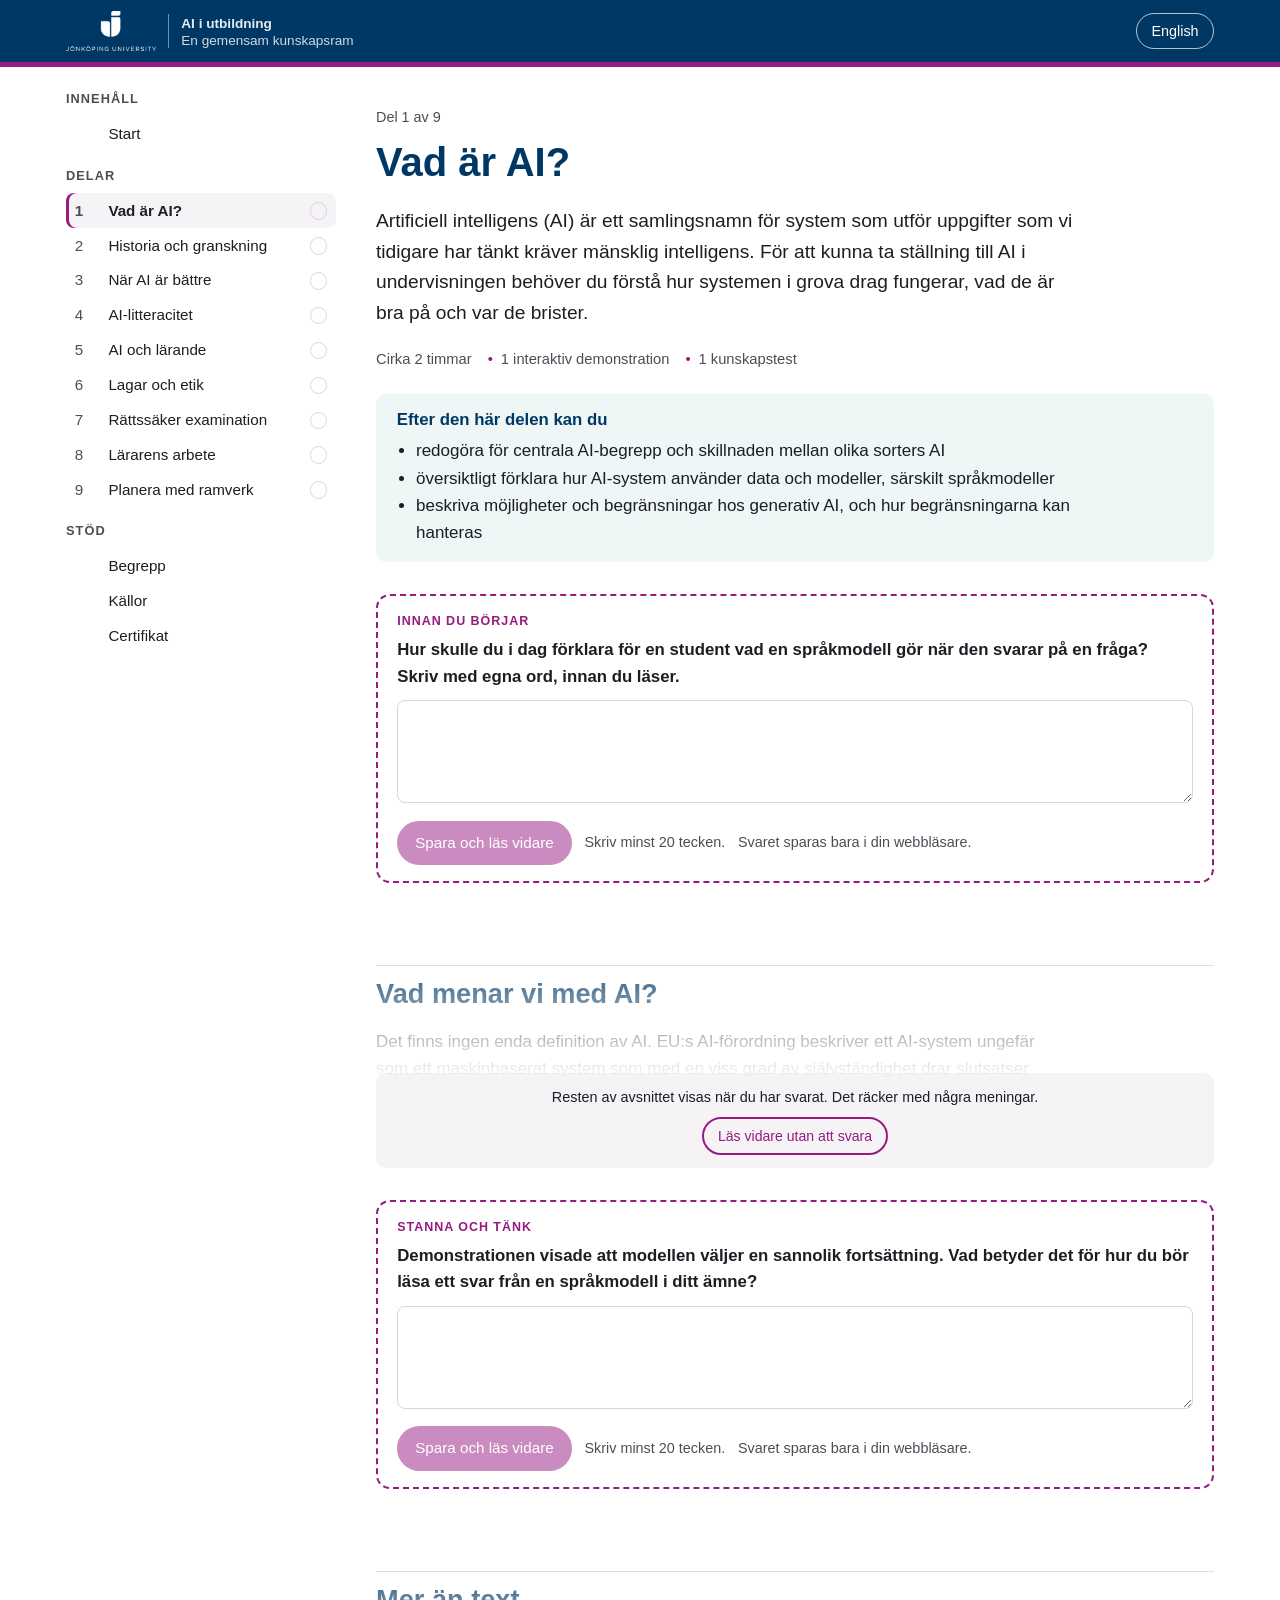
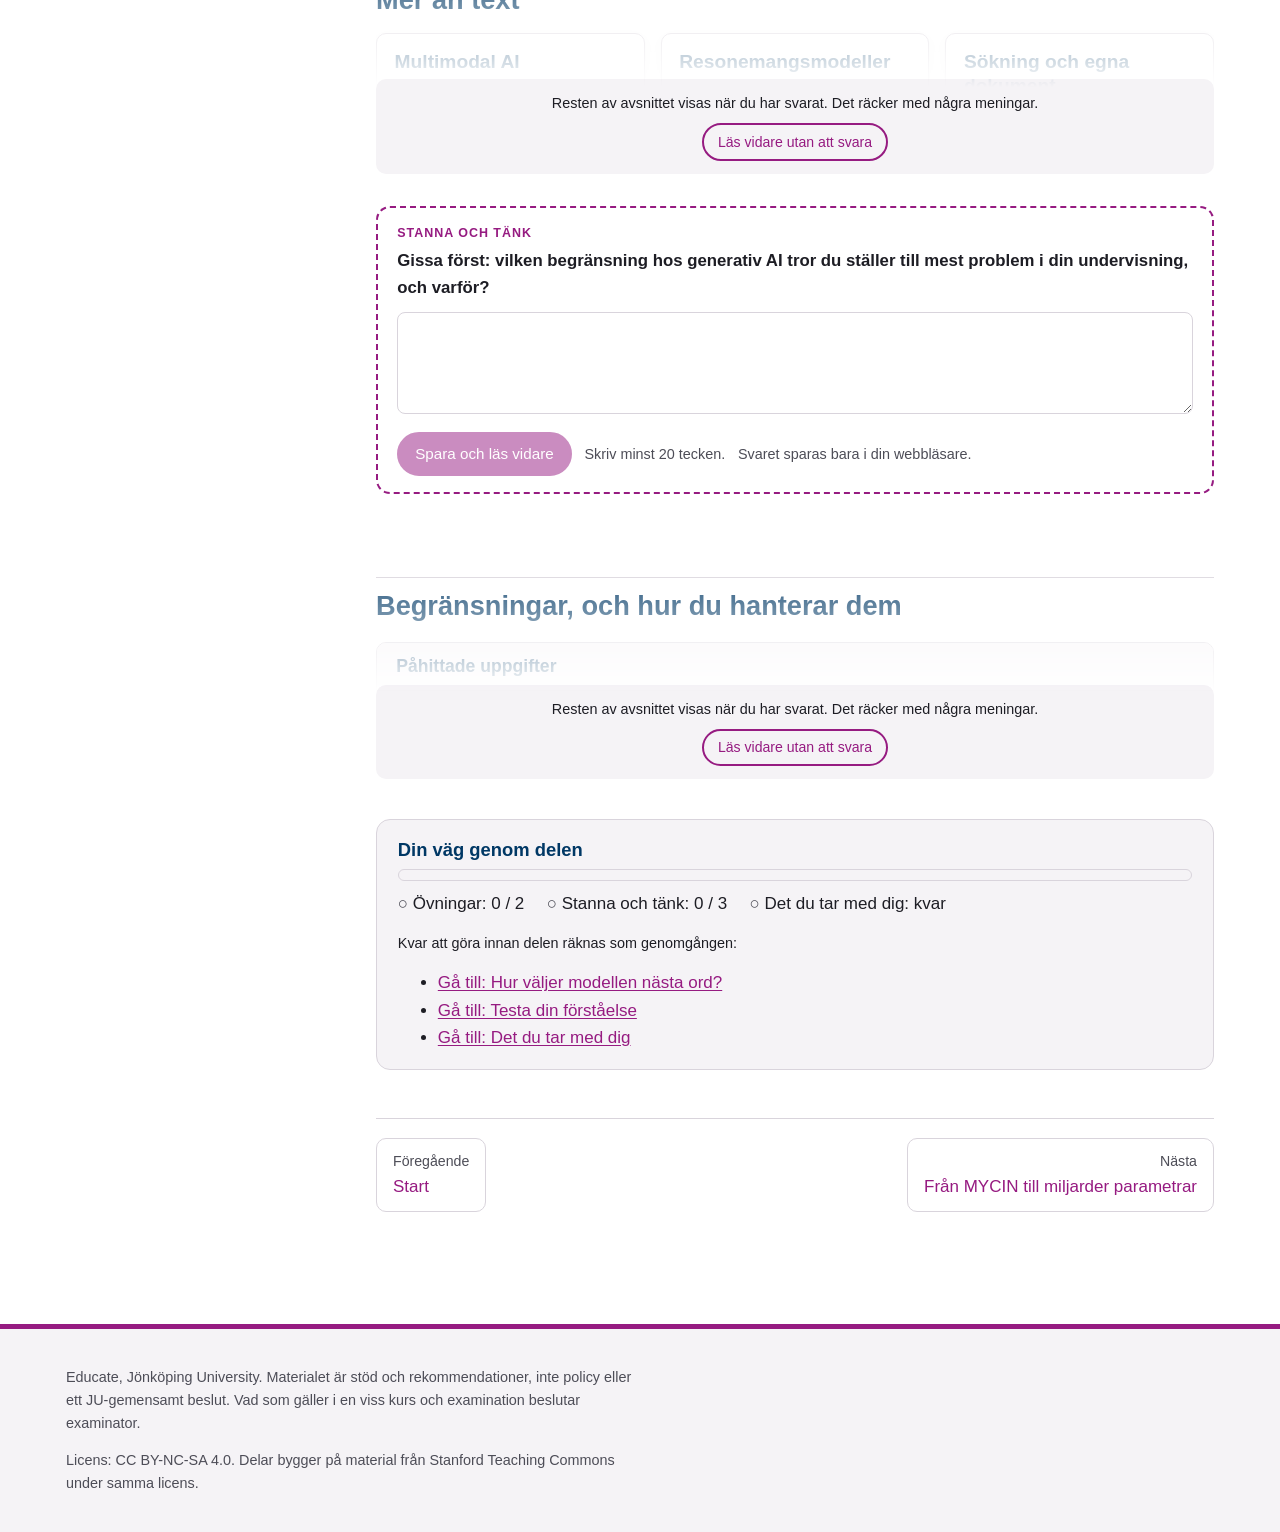
<file: vad-ar-ai.html>
<!doctype html>
<html lang="sv" data-lang="sv">
<head>
<meta charset="utf-8">
<meta name="viewport" content="width=device-width, initial-scale=1">
<title data-sv="Vad är AI? | AI i utbildning" data-en="What is AI? | AI in education">Vad är AI? | AI i utbildning</title>
<meta name="description" content="Centrala begrepp, hur språkmodeller fungerar, möjligheter och begränsningar.">
<link rel="stylesheet" href="assets/style.css">
<script>(function(){try{var q=new URLSearchParams(location.search).get('lang');var l=q||JSON.parse(localStorage.getItem('aiu:lang')||'"sv"');if(l==='en'){document.documentElement.lang='en';document.documentElement.dataset.lang='en';}}catch(e){}})();</script>
<script src="assets/app.js" defer></script>
</head>
<body data-page="vad-ar-ai">
<a class="skip" href="#main"><span class="l-sv">Hoppa till innehållet</span><span class="l-en">Skip to content</span></a>
<header class="top">
  <div class="top-inner">
    <a class="brand" href="index.html" data-internal>
      <img class="brand-logo" src="assets/ju-logo-white.png" alt="Jönköping University" width="90" height="40">
      <span class="brand-text"><strong><span class="l-sv">AI i utbildning</span><span class="l-en">AI in education</span></strong>
      <span><span class="l-sv">En gemensam kunskapsram</span><span class="l-en">A shared knowledge base</span></span></span>
    </a>
    <div class="top-actions">
      <button type="button" class="btn-top menu-btn" id="menuBtn" aria-controls="side" aria-expanded="false">Meny</button>
      <button type="button" class="btn-top" id="langBtn" lang="en" aria-label="Switch to English">English</button>
    </div>
  </div>
</header>
<div class="layout">
<nav class="side" id="side" aria-labelledby="navTitle"><h2 id="navTitle"><span class="l-sv">Innehåll</span><span class="l-en">Contents</span></h2><ol><li><a href="index.html" data-internal data-page="index"><span class="num" aria-hidden="true"></span><span><span class="l-sv">Start</span><span class="l-en">Start</span></span><span></span></a></li></ol><h2 class="group"><span class="l-sv">Delar</span><span class="l-en">Parts</span></h2><ol><li><a href="vad-ar-ai.html" data-internal data-page="vad-ar-ai" aria-current="page"><span class="num" aria-hidden="true">1</span><span><span class="l-sv">Vad är AI?</span><span class="l-en">What is AI?</span></span><span class="done" role="img"></span></a></li><li><a href="historia.html" data-internal data-page="historia"><span class="num" aria-hidden="true">2</span><span><span class="l-sv">Historia och granskning</span><span class="l-en">History and inspection</span></span><span class="done" role="img"></span></a></li><li><a href="nar-ai-ar-battre.html" data-internal data-page="nar-ai-ar-battre"><span class="num" aria-hidden="true">3</span><span><span class="l-sv">När AI är bättre</span><span class="l-en">When AI is better</span></span><span class="done" role="img"></span></a></li><li><a href="ai-litteracitet.html" data-internal data-page="ai-litteracitet"><span class="num" aria-hidden="true">4</span><span><span class="l-sv">AI-litteracitet</span><span class="l-en">AI literacy</span></span><span class="done" role="img"></span></a></li><li><a href="ai-och-larande.html" data-internal data-page="ai-och-larande"><span class="num" aria-hidden="true">5</span><span><span class="l-sv">AI och lärande</span><span class="l-en">AI and learning</span></span><span class="done" role="img"></span></a></li><li><a href="lagar-och-etik.html" data-internal data-page="lagar-och-etik"><span class="num" aria-hidden="true">6</span><span><span class="l-sv">Lagar och etik</span><span class="l-en">Law and ethics</span></span><span class="done" role="img"></span></a></li><li><a href="rattssaker-examination.html" data-internal data-page="rattssaker-examination"><span class="num" aria-hidden="true">7</span><span><span class="l-sv">Rättssäker examination</span><span class="l-en">Legally secure examination</span></span><span class="done" role="img"></span></a></li><li><a href="lararens-arbete.html" data-internal data-page="lararens-arbete"><span class="num" aria-hidden="true">8</span><span><span class="l-sv">Lärarens arbete</span><span class="l-en">The teacher's work</span></span><span class="done" role="img"></span></a></li><li><a href="planera.html" data-internal data-page="planera"><span class="num" aria-hidden="true">9</span><span><span class="l-sv">Planera med ramverk</span><span class="l-en">Planning with frameworks</span></span><span class="done" role="img"></span></a></li></ol><h2 class="group"><span class="l-sv">Stöd</span><span class="l-en">Support</span></h2><ol><li><a href="begrepp.html" data-internal data-page="begrepp"><span class="num" aria-hidden="true"></span><span><span class="l-sv">Begrepp</span><span class="l-en">Glossary</span></span><span></span></a></li><li><a href="kallor.html" data-internal data-page="kallor"><span class="num" aria-hidden="true"></span><span><span class="l-sv">Källor</span><span class="l-en">Sources</span></span><span></span></a></li><li><a href="certifikat.html" data-internal data-page="certifikat"><span class="num" aria-hidden="true"></span><span><span class="l-sv">Certifikat</span><span class="l-en">Certificate</span></span><span></span></a></li></ol></nav>
<main id="main" tabindex="-1">
<div class="l-sv" lang="sv">
  <p class="crumbs">Del 1 av 9</p>
  <h1>Vad är AI?</h1>
  <p class="lead">Artificiell intelligens (AI) är ett samlingsnamn för system som utför uppgifter som vi tidigare har tänkt kräver mänsklig intelligens. För att kunna ta ställning till AI i undervisningen behöver du förstå hur systemen i grova drag fungerar, vad de är bra på och var de brister.</p>
  <div class="meta-row"><span>Cirka 2 timmar</span><span>1 interaktiv demonstration</span><span>1 kunskapstest</span></div>

  <section class="goals" aria-labelledby="g1sv">
    <h2 id="g1sv">Efter den här delen kan du</h2>
    <ul>
      <li>redogöra för centrala AI-begrepp och skillnaden mellan olika sorters AI</li>
      <li>översiktligt förklara hur AI-system använder data och modeller, särskilt språkmodeller</li>
      <li>beskriva möjligheter och begränsningar hos generativ AI, och hur begränsningarna kan hanteras</li>
    </ul>
  </section>
  <div class="gate" data-kind="bridge"><script type="application/json">{"q": "Hur skulle du i dag förklara för en student vad en språkmodell gör när den svarar på en fråga? Skriv med egna ord, innan du läser."}</script></div>


  <h2>Vad menar vi med AI?</h2>
  <p>Det finns ingen enda definition av AI. EU:s AI-förordning beskriver ett AI-system ungefär som ett maskinbaserat system som med en viss grad av självständighet drar slutsatser utifrån den information det får, och utifrån det skapar resultat som förutsägelser, innehåll, rekommendationer eller beslut. Två saker i den beskrivningen är viktiga för dig som lärare:</p>
  <ul>
    <li><strong>Systemet drar slutsatser.</strong> Det följer inte bara ett recept som en människa har skrivit, utan har lärt sig mönster ur data.</li>
    <li><strong>Resultatet kan påverka.</strong> En rekommendation eller ett förslag påverkar människors beslut, också när en människa formellt fattar beslutet. Det är därför del 3 handlar om samspelet mellan människa och AI.</li>
  </ul>
  <p>All AI som finns i dag är <strong>smal AI</strong>: system som är bra på vissa uppgifter. En allmän AI, som klarar alla intellektuella uppgifter som en människa klarar, finns inte. Dagens språkmodeller är dock betydligt bredare än tidigare system, och gränsen diskuteras livligt.</p>

  <h2>Olika sorters AI</h2>
  <div class="table-wrap">
  <table>
    <caption>Fyra sorters AI, med exempel från utbildning</caption>
    <thead><tr><th scope="col">Sort</th><th scope="col">Hur den fungerar</th><th scope="col">Exempel i utbildning</th></tr></thead>
    <tbody>
      <tr><th scope="row">Regelbaserad AI (expertsystem)</th><td>Människor skriver regler av typen ”om A och B, så C”. Systemet kombinerar reglerna. Resonemanget går att följa steg för steg.</td><td>Äldre system för stöd vid diagnos, enkla handledningsprogram med fasta svar.</td></tr>
      <tr><th scope="row">Maskininlärning</th><td>Systemet lär sig mönster ur exempel i stället för att få regler. Det kan till exempel lära sig vilka egenskaper som hänger ihop med ett visst utfall.</td><td>Rekommendationer av övningar, prognoser om vilka studenter som riskerar att inte klara en kurs.</td></tr>
      <tr><th scope="row">Djupinlärning</th><td>En form av maskininlärning med neurala nätverk i många lager. Mycket kraftfull för bild, tal och text, men svår att förstå inifrån.</td><td>Taligenkänning för textning, bildanalys, översättning.</td></tr>
      <tr><th scope="row">Generativ AI</th><td>Djupinlärning som skapar nytt innehåll: text, bild, ljud, kod. Språkmodeller är den mest kända formen.</td><td>Chattverktyg, skrivstöd, bildgenerering, kodassistenter.</td></tr>
    </tbody>
  </table>
  </div>
  <p>Gränserna är inte skarpa. Ett verktyg du använder kan kombinera flera sorter, till exempel en språkmodell som söker i en databas och följer fasta regler för vad den får svara.</p>

  <h2>Hur en språkmodell fungerar</h2>
  <p>En språkmodell är ett neuralt nätverk som har tränats på mycket stora mängder text för att förutsäga vad som kommer härnäst i en text. Det låter enkelt, men för att bli bra på det måste modellen fånga grammatik, fakta, resonemangsmönster och stil. Så här går det till, förenklat:</p>
  <ol>
    <li><strong>Texten delas upp i token.</strong> En token är ett ord eller en del av ett ord. Modellen ser inte bokstäver eller ord som vi gör, utan sekvenser av token.</li>
    <li><strong>Förträning.</strong> Modellen får gå igenom enorma textmängder och justerar gång på gång sina parametrar, alltså de tal som styr nätverket, så att den blir bättre på att förutsäga nästa token. Moderna modeller har hundratals miljarder parametrar.</li>
    <li><strong>Finjustering.</strong> Efter förträningen tränas modellen vidare för att följa instruktioner och föra samtal, bland annat genom att människor bedömer olika svar. Det är här modellen lär sig att vara ”hjälpsam”, och det är också här den kan lära sig att hålla med användaren för mycket.</li>
    <li><strong>Användning.</strong> När du skriver något läser modellen allt i samtalet (det så kallade kontextfönstret), inklusive dolda instruktioner från tjänsten, och räknar ut sannolikheter för nästa token. En token väljs, läggs till, och proceduren upprepas.</li>
  </ol>
  <p>Två konsekvenser är viktiga. För det första: modellen <strong>slår inte upp</strong> svaret någonstans. Den genererar en trolig fortsättning. När det troliga och det sanna sammanfaller blir svaret rätt, annars inte. För det andra: valet av nästa token innehåller ett mått av slump. Samma fråga kan därför ge olika svar.</p>

  <div class="ex" data-type="nexttoken">
    <script type="application/json">{
      "badge": "Demonstration", "title": "Hur väljer modellen nästa ord?",
      "intro": "Staplarna visar påhittade men realistiska sannolikheter för nästa ord. Klicka för att låta ”modellen” välja. Dra i reglaget för temperatur: låg temperatur gör det vanligaste ordet ännu vanligare, hög temperatur gör ovanliga ord mer sannolika.",
      "start": "Studenten lämnade in sin",
      "note": "En riktig modell väljer bland tiotusentals möjliga token och räknar med hela samtalet. Principen är densamma: den mest sannolika fortsättningen är inte alltid den sanna.",
      "tree": {"next": {
        "uppsats": {"p": 0.42, "next": {"i": {"p": 0.4, "next": {"tid.": {"p": 0.7}, "Canvas.": {"p": 0.2}, "sista stund.": {"p": 0.1}}}, "för": {"p": 0.25, "next": {"sent.": {"p": 0.6}, "granskning.": {"p": 0.4}}}, "med": {"p": 0.2, "next": {"stolthet.": {"p": 0.5}, "påhittade källor.": {"p": 0.2}, "en AI-deklaration.": {"p": 0.3}}}, "efter": {"p": 0.15, "next": {"deadline.": {"p": 0.8}, "lunch.": {"p": 0.2}}}}},
        "rapport": {"p": 0.28, "next": {"i": {"p": 0.5, "next": {"tid.": {"p": 0.8}, "par.": {"p": 0.2}}}, "till": {"p": 0.5, "next": {"examinatorn.": {"p": 0.7}, "handledaren.": {"p": 0.3}}}}},
        "tentamen": {"p": 0.14, "next": {"tidigt.": {"p": 0.6}, "oläst.": {"p": 0.1}, "blank.": {"p": 0.3}}},
        "ansökan": {"p": 0.1, "next": {"om": {"p": 1, "next": {"anstånd.": {"p": 0.6}, "tillgodoräknande.": {"p": 0.4}}}}},
        "cykel": {"p": 0.06, "next": {"på": {"p": 1, "next": {"verkstaden.": {"p": 1}}}}}
      }}
    }</script>
  </div>

    <div class="gate" data-kind="pause"><script type="application/json">{"q": "Demonstrationen visade att modellen väljer en sannolik fortsättning. Vad betyder det för hur du bör läsa ett svar från en språkmodell i ditt ämne?"}</script></div>
  <h2>Mer än text</h2>
  <div class="grid">
    <div class="card"><h3>Multimodal AI</h3><p>Modeller som tar emot och skapar flera sorters innehåll: text, bild, ljud och video. De kan beskriva ett fotografi av en tavla, läsa en handskriven lösning eller tolka ett diagram.</p></div>
    <div class="card"><h3>Resonemangsmodeller</h3><p>Modeller som ”tänker” i flera steg innan de svarar. De blir bättre på matematik, logik och planering, men stegen de visar är genererad text och inte nödvändigtvis det som faktiskt avgjorde svaret.</p></div>
    <div class="card"><h3>Sökning och egna dokument</h3><p>Många verktyg kan söka på webben eller i dokument du laddar upp och bygga svaret på det. Det minskar men tar inte bort risken för fel, och det väcker frågor om vilken information du lämnar ifrån dig.</p></div>
    <div class="card"><h3>Agenter</h3><p>System som själva utför uppgifter i flera steg: öppnar webbsidor, fyller i formulär, skriver och kör kod. De kan till exempel genomföra en webbaserad uppgift eller ett quiz på egen hand, vilket påverkar hur examination utformas.</p></div>
  </div>

  <h2>Möjligheter</h2>
  <p>Generativ AI kan vara ett kraftfullt stöd när den används med omdöme. Exempel som återkommer i forskning och praxis:</p>
  <ul>
    <li>återkoppling och förklaringar när studenten behöver dem, också utanför schemalagd tid</li>
    <li>övningsmaterial, exempel och motexempel på olika nivåer</li>
    <li>simuleringar av samtal, klientmöten eller rollspel</li>
    <li>stöd i språk, struktur och tillgänglighet, till exempel klarspråk och alternativtexter</li>
    <li>tid som frigörs för läraren i planering och administration</li>
  </ul>
  <p>Del 5 och del 8 går igenom vad forskningen säger om när dessa möjligheter faktiskt leder till bättre lärande.</p>

    <div class="gate" data-kind="pause"><script type="application/json">{"q": "Gissa först: vilken begränsning hos generativ AI tror du ställer till mest problem i din undervisning, och varför?"}</script></div>
  <h2>Begränsningar, och hur du hanterar dem</h2>
  <div class="pair">
    <h3>Påhittade uppgifter</h3>
    <div class="prob"><span class="lbl">Problem</span><p>Språkmodeller kan formulera felaktiga påståenden, citat och referenser med stor säkerhet. Det kallas ofta hallucinationer, men konfabulering är ett mer träffande ord: modellen fyller i det som verkar troligt.</p></div>
    <div class="sol"><span class="lbl">Lösning</span><p>Kontrollera påståenden och referenser i original. Lär studenterna att göra detsamma, och ställ krav som går att kontrollera, till exempel sidhänvisningar till källor de har läst.</p></div>
  </div>
  <div class="pair">
    <h3>Skevheter i data</h3>
    <div class="prob"><span class="lbl">Problem</span><p>Modellen speglar de texter den har tränats på, med deras skevheter. Det kan ge stereotypa beskrivningar av yrken, kön eller grupper, och sämre svar på mindre språk och för mindre representerade sammanhang.</p></div>
    <div class="sol"><span class="lbl">Lösning</span><p>Granska vem och vad som framställs och hur. Använd skevheterna som undervisningsinnehåll: låt studenterna undersöka och jämföra svar.</p></div>
  </div>
  <div class="pair">
    <h3>Inkonsekvens och smicker</h3>
    <div class="prob"><span class="lbl">Problem</span><p>Samma fråga kan ge olika svar. Modeller tenderar också att hålla med användaren och bekräfta det användaren redan tror, eftersom de har tränats att vara hjälpsamma.</p></div>
    <div class="sol"><span class="lbl">Lösning</span><p>Ställ frågan flera gånger och på olika sätt. Be uttryckligen om motargument och svagheter. Lita aldrig på ett enskilt svar i en fråga som spelar roll.</p></div>
  </div>
  <div class="pair">
    <h3>Kunskapsgräns och aktualitet</h3>
    <div class="prob"><span class="lbl">Problem</span><p>Modellens kunskap tar slut vid en viss tidpunkt. Regler, siffror och forskningsläge kan ha ändrats sedan dess, och modellen säger inte alltid till.</p></div>
    <div class="sol"><span class="lbl">Lösning</span><p>Kontrollera allt som beskriver hur världen ser ut nu, som regler, priser och aktuell forskning, mot en aktuell källa.</p></div>
  </div>
  <div class="pair">
    <h3>Information du lämnar ifrån dig</h3>
    <div class="prob"><span class="lbl">Problem</span><p>Det du skriver in kan sparas, användas för träning eller hamna utanför EU. Studenters texter, namn och betyg är personuppgifter.</p></div>
    <div class="sol"><span class="lbl">Lösning</span><p>Ta reda på vad som händer med informationen innan du matar in den. Del 6 går igenom hur du resonerar.</p></div>
  </div>
  <div class="pair">
    <h3>Miljö och resurser</h3>
    <div class="prob"><span class="lbl">Problem</span><p>Träning och användning av stora modeller kräver mycket energi och vatten för kylning av datacenter.</p></div>
    <div class="sol"><span class="lbl">Lösning</span><p>Använd AI när det tillför något, välj mindre modeller för enkla uppgifter och ta med hållbarhet i diskussionen med studenterna.</p></div>
  </div>

  <div class="ex" data-type="choice">
    <script type="application/json">{
      "badge": "Kunskapstest", "title": "Testa din förståelse",
      "questions": [
        {"q": "Vad gör en språkmodell när den svarar på en fråga?", "options": [
          {"t": "Den slår upp svaret i en databas med kontrollerade fakta."},
          {"t": "Den genererar en sannolik fortsättning på texten, token för token.", "ok": true},
          {"t": "Den söker alltid på webben och sammanfattar det den hittar."}
        ], "explain": "En språkmodell genererar text utifrån sannolikheter. Vissa verktyg kan också söka på webben, men grundmekanismen är att förutsäga nästa token."},
        {"q": "Varför kan samma fråga ge olika svar?", "options": [
          {"t": "För att valet av nästa token innehåller ett mått av slump.", "ok": true},
          {"t": "För att modellen lär sig av varje enskild användare i realtid."},
          {"t": "För att svaret alltid hämtas från olika källor."}
        ], "explain": "Slumpen i valet av token, och inställningar som temperatur, gör att svaren varierar."},
        {"q": "En student lämnar in en text med en referens som inte finns. Vilken förklaring är mest sannolik om AI har använts?", "options": [
          {"t": "Verktyget har kopierat en referens från en annan students arbete."},
          {"t": "Modellen har genererat en trolig men påhittad referens.", "ok": true},
          {"t": "Referensen fanns men har tagits bort från internet."}
        ], "explain": "Konfabulering av referenser är välkänt. Observera att en felaktig referens också kan bero på slarv, och att den ensam inte visar att AI har använts. Det återkommer i del 7."},
        {"q": "Vilket påstående om resonemangsmodeller stämmer?", "options": [
          {"t": "Stegen de visar är alltid exakt det som avgjorde svaret."},
          {"t": "De visar stegvisa resonemang som är genererad text och inte nödvändigtvis det som faktiskt avgjorde svaret.", "ok": true},
          {"t": "De gör aldrig fel i matematik."}
        ], "explain": "De visade stegen hjälper ofta modellen att lösa uppgiften bättre, men de är inte en garanterat trogen redovisning av beräkningen. Det återkommer i del 2."},
        {"q": "Vad innebär det att en AI-agent kan genomföra uppgifter själv?", "options": [
          {"t": "Den kan bara svara på frågor i en chatt."},
          {"t": "Den kan utföra flera steg, som att öppna sidor och fylla i formulär, utan att en människa gör varje steg.", "ok": true},
          {"t": "Den är alltid kopplad till lärosätets egna system."}
        ], "explain": "Agenter kan till exempel genomföra webbaserade quiz och uppgifter. Det är en av anledningarna till att oövervakade quiz inte fungerar som kontroll av studentens eget kunnande."},
        {"q": "Varför tenderar språkmodeller att hålla med användaren?", "options": [
          {"t": "För att de har tränats för att vara hjälpsamma och bedömts av människor som ofta föredrar medhåll.", "ok": true},
          {"t": "För att de har tillgång till användarens tidigare åsikter i alla tjänster."},
          {"t": "För att de saknar information om ämnet."}
        ], "explain": "Finjusteringen med mänskliga bedömningar kan belöna medhåll. Be därför uttryckligen om motargument."}
      ]
    }</script>
  </div>

  <h2>Öva själv</h2>
  <ul>
    <li><strong>Utmana en AI inom ditt eget område.</strong> Ställ allt mer specifika frågor om något du är expert på. När börjar svaren bli felaktiga, och märks det på formuleringarna?</li>
    <li><strong>Be om källor.</strong> Be verktyget ange fem vetenskapliga källor i en fråga du kan väl. Kontrollera dem.</li>
    <li><strong>Ställ samma fråga tre gånger.</strong> Jämför svaren. Vad skiljer, och vad är stabilt?</li>
  </ul>
  <div class="gate" data-kind="exit"><script type="application/json">{"q": "Vad är det viktigaste du tar med dig från den här delen? Formulera det så att du kan använda det i nästa del."}</script></div>
</div>

<div class="l-en" lang="en">
  <p class="crumbs">Part 1 of 9</p>
  <h1>What is AI?</h1>
  <p class="lead">Artificial intelligence (AI) is an umbrella term for systems that perform tasks we used to think required human intelligence. To take a position on AI in teaching, you need a rough understanding of how these systems work, what they are good at and where they fall short.</p>
  <div class="meta-row"><span>About 2 hours</span><span>1 interactive demonstration</span><span>1 knowledge check</span></div>

  <section class="goals" aria-labelledby="g1en">
    <h2 id="g1en">After this part you can</h2>
    <ul>
      <li>account for key AI concepts and the difference between kinds of AI</li>
      <li>explain in outline how AI systems use data and models, especially language models</li>
      <li>describe possibilities and limitations of generative AI, and how the limitations can be handled</li>
    </ul>
  </section>
  <div class="gate" data-kind="bridge"><script type="application/json">{"q": "How would you explain to a student today what a language model does when it answers a question? Write in your own words, before you read."}</script></div>


  <h2>What do we mean by AI?</h2>
  <p>There is no single definition of AI. The EU AI Act describes an AI system roughly as a machine-based system that, with some degree of autonomy, infers from the input it receives how to generate outputs such as predictions, content, recommendations or decisions. Two things in that description matter for you as a teacher:</p>
  <ul>
    <li><strong>The system infers.</strong> It does not just follow a recipe written by a person. It has learned patterns from data.</li>
    <li><strong>The output can influence.</strong> A recommendation or suggestion influences people's decisions, even when a person formally makes the decision. That is why part 3 deals with the interaction between humans and AI.</li>
  </ul>
  <p>All AI that exists today is <strong>narrow AI</strong>: systems that are good at certain tasks. A general AI that can do every intellectual task a human can does not exist. Today's language models are, however, much broader than earlier systems, and where the line goes is hotly debated.</p>

  <h2>Kinds of AI</h2>
  <div class="table-wrap">
  <table>
    <caption>Four kinds of AI, with examples from education</caption>
    <thead><tr><th scope="col">Kind</th><th scope="col">How it works</th><th scope="col">Examples in education</th></tr></thead>
    <tbody>
      <tr><th scope="row">Rule-based AI (expert systems)</th><td>People write rules of the type “if A and B, then C”. The system combines the rules. The reasoning can be followed step by step.</td><td>Older diagnostic support systems, simple tutoring programs with fixed answers.</td></tr>
      <tr><th scope="row">Machine learning</th><td>The system learns patterns from examples instead of being given rules. It may learn which features are associated with a particular outcome.</td><td>Exercise recommendations, predictions of which students risk failing a course.</td></tr>
      <tr><th scope="row">Deep learning</th><td>A form of machine learning using neural networks with many layers. Very powerful for images, speech and text, but hard to understand from the inside.</td><td>Speech recognition for captions, image analysis, translation.</td></tr>
      <tr><th scope="row">Generative AI</th><td>Deep learning that creates new content: text, images, audio, code. Language models are the best-known form.</td><td>Chat tools, writing support, image generation, coding assistants.</td></tr>
    </tbody>
  </table>
  </div>
  <p>The boundaries are not sharp. A tool you use may combine several kinds, for example a language model that searches a database and follows fixed rules about what it may answer.</p>

  <h2>How a language model works</h2>
  <p>A language model is a neural network trained on very large amounts of text to predict what comes next in a text. That sounds simple, but to become good at it the model has to capture grammar, facts, patterns of reasoning and style. In simplified form:</p>
  <ol>
    <li><strong>Text is split into tokens.</strong> A token is a word or part of a word. The model does not see letters or words as we do, but sequences of tokens.</li>
    <li><strong>Pre-training.</strong> The model works through enormous amounts of text and repeatedly adjusts its parameters, the numbers that control the network, to get better at predicting the next token. Modern models have hundreds of billions of parameters.</li>
    <li><strong>Fine-tuning.</strong> After pre-training, the model is trained further to follow instructions and hold conversations, partly by having people rate different answers. This is where the model learns to be “helpful”, and also where it may learn to agree with the user too much.</li>
    <li><strong>Use.</strong> When you type something, the model reads everything in the conversation (the context window), including hidden instructions from the service, and calculates probabilities for the next token. One token is chosen and added, and the procedure repeats.</li>
  </ol>
  <p>Two consequences matter. First, the model <strong>does not look up</strong> the answer anywhere. It generates a likely continuation. When the likely and the true coincide, the answer is right; otherwise it is not. Second, the choice of the next token involves an element of chance. The same question can therefore produce different answers.</p>

  <div class="ex" data-type="nexttoken">
    <script type="application/json">{
      "badge": "Demonstration", "title": "How does the model choose the next word?",
      "intro": "The bars show invented but realistic probabilities for the next word. Click to let the “model” choose. Move the temperature slider: low temperature makes the most common word even more common, high temperature makes unusual words more likely.",
      "start": "The student handed in their",
      "note": "A real model chooses among tens of thousands of possible tokens and takes the whole conversation into account. The principle is the same: the most likely continuation is not always the true one.",
      "tree": {"next": {
        "essay": {"p": 0.42, "next": {"on": {"p": 0.4, "next": {"time.": {"p": 0.7}, "Canvas.": {"p": 0.2}, "the last day.": {"p": 0.1}}}, "for": {"p": 0.25, "next": {"marking.": {"p": 0.6}, "review.": {"p": 0.4}}}, "with": {"p": 0.2, "next": {"pride.": {"p": 0.5}, "invented sources.": {"p": 0.2}, "an AI declaration.": {"p": 0.3}}}, "after": {"p": 0.15, "next": {"the deadline.": {"p": 0.8}, "lunch.": {"p": 0.2}}}}},
        "report": {"p": 0.28, "next": {"on": {"p": 0.5, "next": {"time.": {"p": 0.8}, "Friday.": {"p": 0.2}}}, "to": {"p": 0.5, "next": {"the examiner.": {"p": 0.7}, "the supervisor.": {"p": 0.3}}}}},
        "exam": {"p": 0.14, "next": {"early.": {"p": 0.6}, "unread.": {"p": 0.1}, "blank.": {"p": 0.3}}},
        "application": {"p": 0.1, "next": {"for": {"p": 1, "next": {"an extension.": {"p": 0.6}, "credit transfer.": {"p": 0.4}}}}},
        "bicycle": {"p": 0.06, "next": {"for": {"p": 1, "next": {"repair.": {"p": 1}}}}}
      }}
    }</script>
  </div>

    <div class="gate" data-kind="pause"><script type="application/json">{"q": "The demonstration showed that the model chooses a likely continuation. What does that mean for how you should read an answer from a language model in your subject?"}</script></div>
  <h2>More than text</h2>
  <div class="grid">
    <div class="card"><h3>Multimodal AI</h3><p>Models that take in and produce several kinds of content: text, images, audio and video. They can describe a photo of a whiteboard, read a handwritten solution or interpret a chart.</p></div>
    <div class="card"><h3>Reasoning models</h3><p>Models that “think” in several steps before answering. They do better at mathematics, logic and planning, but the steps they show are generated text and not necessarily what actually determined the answer.</p></div>
    <div class="card"><h3>Search and your own documents</h3><p>Many tools can search the web or documents you upload and base the answer on them. This reduces but does not remove the risk of errors, and it raises questions about what information you hand over.</p></div>
    <div class="card"><h3>Agents</h3><p>Systems that carry out multi-step tasks themselves: open web pages, fill in forms, write and run code. They can, for example, complete a web-based assignment or quiz on their own, which affects how examination is designed.</p></div>
  </div>

  <h2>Possibilities</h2>
  <p>Generative AI can be powerful support when used with judgement. Examples that recur in research and practice:</p>
  <ul>
    <li>feedback and explanations when the student needs them, also outside scheduled hours</li>
    <li>practice material, examples and counter-examples at different levels</li>
    <li>simulations of conversations, client meetings or role plays</li>
    <li>support with language, structure and accessibility, such as plain language and alt text</li>
    <li>time freed up for the teacher in planning and administration</li>
  </ul>
  <p>Parts 5 and 8 go through what research says about when these possibilities actually lead to better learning.</p>

    <div class="gate" data-kind="pause"><script type="application/json">{"q": "Guess first: which limitation of generative AI do you think causes most problems in your teaching, and why?"}</script></div>
  <h2>Limitations, and how to handle them</h2>
  <div class="pair">
    <h3>Invented information</h3>
    <div class="prob"><span class="lbl">Problem</span><p>Language models can state false claims, quotations and references with great confidence. This is often called hallucination, but confabulation is a better word: the model fills in what seems likely.</p></div>
    <div class="sol"><span class="lbl">Solution</span><p>Check claims and references in the original. Teach students to do the same, and set requirements that can be checked, such as page references to sources they have read.</p></div>
  </div>
  <div class="pair">
    <h3>Bias in data</h3>
    <div class="prob"><span class="lbl">Problem</span><p>The model reflects the texts it was trained on, including their biases. This can produce stereotyped descriptions of professions, gender or groups, and weaker answers in smaller languages and less represented contexts.</p></div>
    <div class="sol"><span class="lbl">Solution</span><p>Examine who and what is portrayed, and how. Use the biases as teaching content: let students investigate and compare answers.</p></div>
  </div>
  <div class="pair">
    <h3>Inconsistency and sycophancy</h3>
    <div class="prob"><span class="lbl">Problem</span><p>The same question can give different answers. Models also tend to agree with the user and confirm what the user already believes, because they have been trained to be helpful.</p></div>
    <div class="sol"><span class="lbl">Solution</span><p>Ask the question several times and in different ways. Explicitly ask for counter-arguments and weaknesses. Never rely on a single answer in a question that matters.</p></div>
  </div>
  <div class="pair">
    <h3>Knowledge cut-off and currency</h3>
    <div class="prob"><span class="lbl">Problem</span><p>The model's knowledge ends at a certain point in time. Rules, figures and the state of research may have changed since, and the model does not always say so.</p></div>
    <div class="sol"><span class="lbl">Solution</span><p>Check anything that describes how the world is now, such as rules, prices and current research, against an up-to-date source.</p></div>
  </div>
  <div class="pair">
    <h3>Information you hand over</h3>
    <div class="prob"><span class="lbl">Problem</span><p>What you type in may be stored, used for training or end up outside the EU. Students' texts, names and grades are personal data.</p></div>
    <div class="sol"><span class="lbl">Solution</span><p>Find out what happens to the information before you enter it. Part 6 goes through how to reason.</p></div>
  </div>
  <div class="pair">
    <h3>Environment and resources</h3>
    <div class="prob"><span class="lbl">Problem</span><p>Training and running large models requires a lot of energy, and water for cooling data centres.</p></div>
    <div class="sol"><span class="lbl">Solution</span><p>Use AI when it adds something, choose smaller models for simple tasks and include sustainability in the discussion with students.</p></div>
  </div>

  <div class="ex" data-type="choice">
    <script type="application/json">{
      "badge": "Knowledge check", "title": "Test your understanding",
      "questions": [
        {"q": "What does a language model do when it answers a question?", "options": [
          {"t": "It looks the answer up in a database of verified facts."},
          {"t": "It generates a likely continuation of the text, token by token.", "ok": true},
          {"t": "It always searches the web and summarises what it finds."}
        ], "explain": "A language model generates text from probabilities. Some tools can also search the web, but the basic mechanism is predicting the next token."},
        {"q": "Why can the same question give different answers?", "options": [
          {"t": "Because the choice of the next token involves an element of chance.", "ok": true},
          {"t": "Because the model learns from each individual user in real time."},
          {"t": "Because the answer is always fetched from different sources."}
        ], "explain": "Randomness in token choice, and settings such as temperature, make answers vary."},
        {"q": "A student submits a text with a reference that does not exist. What is the most likely explanation if AI was used?", "options": [
          {"t": "The tool copied a reference from another student's work."},
          {"t": "The model generated a plausible but invented reference.", "ok": true},
          {"t": "The reference existed but has been removed from the internet."}
        ], "explain": "Confabulated references are well known. Note that a false reference can also result from carelessness, and on its own it does not show that AI was used. This comes back in part 7."},
        {"q": "Which statement about reasoning models is true?", "options": [
          {"t": "The steps they show are always exactly what determined the answer."},
          {"t": "They show step-by-step reasoning that is generated text and not necessarily what actually determined the answer.", "ok": true},
          {"t": "They never make mistakes in mathematics."}
        ], "explain": "The steps often help the model solve the task better, but they are not a guaranteed faithful account of the computation. This comes back in part 2."},
        {"q": "What does it mean that an AI agent can carry out tasks itself?", "options": [
          {"t": "It can only answer questions in a chat."},
          {"t": "It can perform several steps, such as opening pages and filling in forms, without a person doing each step.", "ok": true},
          {"t": "It is always connected to the university's own systems."}
        ], "explain": "Agents can, for example, complete web-based quizzes and assignments. That is one reason why unsupervised quizzes do not work as a check of the student's own knowledge."},
        {"q": "Why do language models tend to agree with the user?", "options": [
          {"t": "Because they were trained to be helpful and rated by people who often prefer agreement.", "ok": true},
          {"t": "Because they can access the user's earlier opinions in every service."},
          {"t": "Because they lack information about the topic."}
        ], "explain": "Fine-tuning with human ratings can reward agreement. Explicitly ask for counter-arguments."}
      ]
    }</script>
  </div>

  <h2>Try it yourself</h2>
  <ul>
    <li><strong>Challenge an AI in your own field.</strong> Ask increasingly specific questions about something you are an expert in. When do the answers start to go wrong, and can you tell from the wording?</li>
    <li><strong>Ask for sources.</strong> Ask the tool for five scholarly sources on a question you know well. Check them.</li>
    <li><strong>Ask the same question three times.</strong> Compare the answers. What differs, and what stays stable?</li>
  </ul>
  <div class="gate" data-kind="exit"><script type="application/json">{"q": "What is the most important thing you take with you from this part? Phrase it so that you can use it in the next part."}</script></div>
</div>
<section class="journey" aria-live="polite"></section>
<nav class="pager" aria-label="Sidor / Pages"><a class="prev" href="index.html" data-internal rel="prev"><small><span class="l-sv">Föregående</span><span class="l-en">Previous</span></small><span class="l-sv">Start</span><span class="l-en">Start</span></a><a class="next" href="historia.html" data-internal rel="next"><small><span class="l-sv">Nästa</span><span class="l-en">Next</span></small><span class="l-sv">Från MYCIN till miljarder parametrar</span><span class="l-en">From MYCIN to billions of parameters</span></a></nav>
</main>
</div>
<footer class="site"><div class="inner">
<p><span class="l-sv">Educate, Jönköping University. Materialet är stöd och rekommendationer, inte policy eller ett JU-gemensamt beslut. Vad som gäller i en viss kurs och examination beslutar examinator.</span><span class="l-en">Educate, Jönköping University. The material is support and recommendations, not policy or a university-wide decision. What applies in a particular course and examination is decided by the examiner.</span></p>
<p><span class="l-sv">Licens: CC BY-NC-SA 4.0. Delar bygger på material från Stanford Teaching Commons under samma licens.</span><span class="l-en">Licence: CC BY-NC-SA 4.0. Parts build on material from Stanford Teaching Commons under the same licence.</span></p>
</div></footer>
</body>
</html>
</file>
<file: assets/style.css>
/* Shared styles. JU palette: purple #961B81, teal #55AAA7, dark blue #003865, yellow #FFB500, grey #797979.
   Yellow and teal are used for decoration only, always with dark text. */
:root {
  --ju-purple: #961B81;
  --ju-teal: #55AAA7;
  --ju-blue: #003865;
  --ju-yellow: #FFB500;
  --ju-grey: #797979;

  --bg: #ffffff;
  --bg-soft: #f5f3f6;
  --bg-card: #ffffff;
  --text: #1d1d24;
  --text-muted: #4d4d57;
  --border: #d9d4dc;
  --link: #961B81;
  --accent: #961B81;
  --accent-ink: #ffffff;
  --head: #003865;
  --ok: #1b6b3a;
  --ok-bg: #e6f4ea;
  --bad: #9b1c1c;
  --bad-bg: #fbeaea;
  --info-bg: #eef6f6;
  --focus: #FFB500;
  --shadow: 0 1px 2px rgba(0,0,0,.06), 0 4px 14px rgba(0,0,0,.05);
  --radius: 10px;
  --maxw: 1180px;
  color-scheme: light;
}
@media (prefers-color-scheme: dark) {
  :root:not([data-theme="light"]) {
    --bg: #15141a; --bg-soft: #1e1c24; --bg-card: #1f1d26; --text: #ecebf0; --text-muted: #b9b6c3;
    --border: #3a3644; --link: #e7a3db; --accent: #c45bb1; --accent-ink: #ffffff; --head: #9fc7ea;
    --ok: #8fd6a6; --ok-bg: #1d3325; --bad: #f2a3a3; --bad-bg: #3a2020; --info-bg: #1b2c2c;
    --shadow: none; color-scheme: dark;
  }
}
:root[data-theme="dark"] {
  --bg: #15141a; --bg-soft: #1e1c24; --bg-card: #1f1d26; --text: #ecebf0; --text-muted: #b9b6c3;
  --border: #3a3644; --link: #e7a3db; --accent: #c45bb1; --accent-ink: #ffffff; --head: #9fc7ea;
  --ok: #8fd6a6; --ok-bg: #1d3325; --bad: #f2a3a3; --bad-bg: #3a2020; --info-bg: #1b2c2c;
  --shadow: none; color-scheme: dark;
}

* { box-sizing: border-box; }
html { -webkit-text-size-adjust: 100%; }
body {
  margin: 0; background: var(--bg); color: var(--text);
  font-family: "Segoe UI", "Noto Sans", "Helvetica Neue", Arial, sans-serif;
  font-size: 1.0625rem; line-height: 1.6;
}
/* Only the active language is rendered; the other is removed from the accessibility tree too. */
html[data-lang="sv"] .l-en, html[data-lang="en"] .l-sv { display: none !important; }

a { color: var(--link); text-underline-offset: 2px; }
a:hover { text-decoration-thickness: 2px; }
:focus-visible { outline: 3px solid var(--focus); outline-offset: 2px; border-radius: 3px; }
img, svg { max-width: 100%; height: auto; }
h1, h2, h3, h4 { color: var(--head); line-height: 1.25; }
h1 { font-size: clamp(1.8rem, 1.2rem + 2vw, 2.5rem); margin: .2em 0 .4em; }
h2 { font-size: clamp(1.35rem, 1.1rem + 1vw, 1.7rem); margin: 2.2em 0 .6em; padding-top: .4em; border-top: 1px solid var(--border); }
h3 { font-size: 1.2rem; margin: 1.6em 0 .5em; }
h4 { font-size: 1.05rem; margin: 1.2em 0 .4em; }
p, li { max-width: 72ch; }
.muted { color: var(--text-muted); }
.small { font-size: .9rem; }

.skip { position: absolute; left: -9999px; top: 0; background: var(--ju-yellow); color: #111; padding: .6em 1em; z-index: 100; }
.skip:focus { left: 1rem; top: 1rem; }

/* Header */
.top {
  background: var(--ju-blue); color: #fff; border-bottom: 5px solid var(--ju-purple);
}
.top-inner { max-width: var(--maxw); margin: 0 auto; padding: .7rem 16px; display: flex; align-items: center; gap: 1rem; flex-wrap: wrap; }
.brand { display: flex; align-items: center; gap: .7rem; color: #fff; text-decoration: none; }
.brand-logo { height: 40px; width: auto; display: block; }
.brand-text { border-left: 1px solid rgba(255,255,255,.45); padding-left: .8rem; }
.brand-text { display: flex; flex-direction: column; line-height: 1.15; }
.brand-text strong { font-size: 1rem; }
.brand-text span { font-size: .85rem; opacity: .9; }
.top-actions { margin-left: auto; display: flex; gap: .5rem; align-items: center; }
.btn-top {
  background: transparent; color: #fff; border: 1.5px solid rgba(255,255,255,.7); border-radius: 999px;
  padding: .35rem .9rem; font: inherit; font-size: .9rem; cursor: pointer;
}
.btn-top:hover { background: rgba(255,255,255,.12); }
.menu-btn { display: none; }

/* Layout */
.layout { max-width: var(--maxw); margin: 0 auto; padding: 0 16px; display: grid; grid-template-columns: 270px minmax(0, 1fr); gap: 2.5rem; }
.side { position: sticky; top: 0; align-self: start; max-height: 100vh; overflow: auto; padding: 1.5rem 0 2rem; }
.side h2 { font-size: .8rem; text-transform: uppercase; letter-spacing: .08em; color: var(--text-muted); border: 0; margin: 0 0 .6rem; padding: 0; }
.side ol { list-style: none; margin: 0; padding: 0; }
.side li { margin: 0; }
.side a {
  display: grid; grid-template-columns: 1.7rem 1fr auto; gap: .4rem; align-items: start;
  padding: .45rem .55rem; border-radius: 8px; text-decoration: none; color: var(--text); font-size: .95rem; line-height: 1.35;
}
.side a:hover { background: var(--bg-soft); }
.side a[aria-current="page"] { background: var(--bg-soft); box-shadow: inset 3px 0 0 var(--accent); font-weight: 600; }
.side .num { color: var(--text-muted); font-variant-numeric: tabular-nums; }
.side .done { width: 1.1rem; height: 1.1rem; border-radius: 50%; border: 1.5px solid var(--border); margin-top: .1rem; }
.side .done.is-done { background: var(--ju-teal); border-color: var(--ju-teal); position: relative; }
.side .done.is-done::after { content: ""; position: absolute; left: .32rem; top: .12rem; width: .28rem; height: .55rem; border: solid #0d2b2a; border-width: 0 2px 2px 0; transform: rotate(45deg); }
.side .group { margin-top: 1rem; }

main { padding: 1.5rem 0 4rem; min-width: 0; }
.crumbs { font-size: .9rem; color: var(--text-muted); margin-bottom: .3rem; }
.lead { font-size: 1.2rem; color: var(--text); max-width: 66ch; }
.meta-row { display: flex; flex-wrap: wrap; gap: .5rem 1rem; color: var(--text-muted); font-size: .92rem; margin: .4rem 0 1.4rem; }
.meta-row span::before { content: "•"; margin-right: .5rem; color: var(--ju-purple); }
.meta-row span:first-child::before { content: none; }

/* Blocks */
.box { background: var(--bg-soft); border-radius: var(--radius); padding: 1rem 1.2rem; margin: 1.2rem 0; border-left: 4px solid var(--ju-teal); }
.box.key { border-left-color: var(--ju-purple); }
.box.warn { border-left-color: var(--ju-yellow); }
.box > :first-child { margin-top: 0; }
.box > :last-child { margin-bottom: 0; }
.box-title { font-weight: 700; color: var(--head); margin-bottom: .3rem; display: block; }

.goals { background: var(--info-bg); border-radius: var(--radius); padding: 1rem 1.3rem; margin: 1.2rem 0 1.6rem; }
.goals h2 { border: 0; margin: 0 0 .4rem; padding: 0; font-size: 1.05rem; }
.goals ul { margin: .2rem 0 0; padding-left: 1.2rem; }

.grid { display: grid; gap: 1rem; grid-template-columns: repeat(auto-fit, minmax(240px, 1fr)); margin: 1rem 0; }
.card { background: var(--bg-card); border: 1px solid var(--border); border-radius: var(--radius); padding: 1rem 1.1rem; box-shadow: var(--shadow); }
.card h3, .card h4 { margin-top: 0; }
.card > :last-child { margin-bottom: 0; }
.card .tag { display: inline-block; font-size: .78rem; font-weight: 700; text-transform: uppercase; letter-spacing: .06em; padding: .15rem .55rem; border-radius: 999px; background: var(--ju-teal); color: #0d2b2a; margin-bottom: .4rem; }
.card .tag.y { background: var(--ju-yellow); color: #2b1d00; }
.card .tag.p { background: var(--ju-purple); color: #fff; }

/* Problem / solution pair */
.pair { display: grid; grid-template-columns: 1fr 1fr; gap: 0; border: 1px solid var(--border); border-radius: var(--radius); overflow: hidden; margin: 1.2rem 0; background: var(--bg-card); }
.pair > div { padding: 1rem 1.2rem; }
.pair .prob { border-right: 1px solid var(--border); }
.pair .sol { background: var(--bg-soft); }
.pair .lbl { display: inline-block; font-size: .78rem; font-weight: 700; text-transform: uppercase; letter-spacing: .07em; margin-bottom: .3rem; }
.pair .prob .lbl { color: var(--bad); }
.pair .sol .lbl { color: var(--ok); }
.pair h3 { grid-column: 1 / -1; margin: 0; padding: .8rem 1.2rem; background: var(--bg-soft); border-bottom: 1px solid var(--border); font-size: 1.1rem; }
.pair .src { grid-column: 1 / -1; font-size: .85rem; color: var(--text-muted); padding: .5rem 1.2rem .8rem; border-top: 1px solid var(--border); }
.pair p { margin: .3rem 0 .5rem; }

table { border-collapse: collapse; width: 100%; margin: 1rem 0; font-size: .97rem; }
caption { text-align: left; font-weight: 700; color: var(--head); padding-bottom: .4rem; }
th, td { border: 1px solid var(--border); padding: .55rem .7rem; vertical-align: top; text-align: left; }
thead th { background: var(--bg-soft); }
.table-wrap { overflow-x: auto; }

blockquote { margin: 1rem 0; padding: .6rem 1.1rem; border-left: 4px solid var(--ju-purple); background: var(--bg-soft); border-radius: 0 var(--radius) var(--radius) 0; }
blockquote p { margin: .3rem 0; }
blockquote footer { font-size: .9rem; color: var(--text-muted); }

details { border: 1px solid var(--border); border-radius: var(--radius); margin: .8rem 0; background: var(--bg-card); }
details > summary { cursor: pointer; padding: .7rem 1rem; font-weight: 600; color: var(--head); list-style-position: inside; }
details[open] > summary { border-bottom: 1px solid var(--border); }
details > div { padding: .4rem 1.1rem .9rem; }

/* Timeline */
.timeline { list-style: none; padding: 0; margin: 1.2rem 0; border-left: 3px solid var(--ju-teal); }
.timeline li { position: relative; padding: .2rem 0 1rem 1.4rem; max-width: none; }
.timeline li::before { content: ""; position: absolute; left: -9px; top: .45rem; width: 15px; height: 15px; border-radius: 50%; background: var(--bg); border: 3px solid var(--ju-purple); }
.timeline .yr { font-weight: 700; color: var(--head); margin-right: .5rem; font-variant-numeric: tabular-nums; }
.timeline .where { font-size: .78rem; font-weight: 700; text-transform: uppercase; letter-spacing: .06em; padding: .08rem .45rem; border-radius: 999px; margin-left: .3rem; background: var(--bg-soft); color: var(--text-muted); border: 1px solid var(--border); }
.tl-filter { display: flex; gap: .4rem; flex-wrap: wrap; margin: .6rem 0; }

/* Exercises */
.ex { background: var(--bg-card); border: 2px solid var(--ju-teal); border-radius: 14px; padding: 1.1rem 1.2rem 1.2rem; margin: 1.8rem 0; }
.ex-head { display: flex; align-items: center; gap: .6rem; margin-bottom: .5rem; }
.ex-badge { background: var(--ju-teal); color: #0d2b2a; font-weight: 700; font-size: .78rem; text-transform: uppercase; letter-spacing: .07em; padding: .2rem .6rem; border-radius: 999px; }
.ex-title { margin: 0; font-size: 1.15rem; color: var(--head); border: 0; padding: 0; }
.ex-intro { margin: .2rem 0 .9rem; color: var(--text-muted); }
.q { border-top: 1px solid var(--border); padding: .9rem 0 .4rem; }
.q:first-of-type { border-top: 0; padding-top: .2rem; }
.q-text { font-weight: 600; margin: 0 0 .6rem; }
.q-num { color: var(--text-muted); font-weight: 600; margin-right: .3rem; }
.opts { display: grid; gap: .45rem; }
.opt {
  text-align: left; font: inherit; color: var(--text); background: var(--bg-soft); border: 1.5px solid var(--border);
  border-radius: 9px; padding: .6rem .8rem; cursor: pointer; line-height: 1.4;
}
.opt:hover:not([disabled]) { border-color: var(--accent); }
.opt[aria-pressed="true"] { border-color: var(--accent); box-shadow: inset 0 0 0 1px var(--accent); }
.opt.is-ok { background: var(--ok-bg); border-color: var(--ok); }
.opt.is-bad { background: var(--bad-bg); border-color: var(--bad); }
.opt[disabled] { cursor: default; }
.fb { margin: .6rem 0 .2rem; padding: .6rem .8rem; border-radius: 8px; background: var(--bg-soft); border-left: 4px solid var(--ju-grey); }
.fb.ok { border-left-color: var(--ok); }
.fb.bad { border-left-color: var(--bad); }
.fb strong { display: block; }
.ex-foot:empty { display: none; }
.ex-foot { display: flex; flex-wrap: wrap; gap: .6rem; align-items: center; margin-top: .8rem; padding-top: .8rem; border-top: 1px solid var(--border); }
.score { font-weight: 700; color: var(--head); }
.btn {
  font: inherit; font-size: .95rem; padding: .5rem 1rem; border-radius: 999px; cursor: pointer;
  background: var(--accent); color: var(--accent-ink); border: 2px solid var(--accent);
}
.btn.ghost { background: transparent; color: var(--accent); }
.btn:hover { filter: brightness(1.08); }
.btn[disabled] { opacity: .5; cursor: default; }
.chip { font: inherit; font-size: .88rem; padding: .3rem .8rem; border-radius: 999px; border: 1.5px solid var(--border); background: var(--bg-card); color: var(--text); cursor: pointer; }
.chip[aria-pressed="true"] { background: var(--ju-blue); border-color: var(--ju-blue); color: #fff; }

.sort-item { border-top: 1px solid var(--border); padding: .8rem 0; }
.sort-item:first-of-type { border-top: 0; }
.sort-item p { margin: 0 0 .5rem; font-weight: 600; }
.sort-cats { display: flex; flex-wrap: wrap; gap: .4rem; }

.check-list { list-style: none; padding: 0; margin: 0; }
.check-list li { padding: .45rem 0; border-top: 1px solid var(--border); max-width: none; }
.check-list li:first-child { border-top: 0; }
.check-list label { display: flex; gap: .6rem; align-items: flex-start; cursor: pointer; }
.check-list input { width: 1.2rem; height: 1.2rem; margin-top: .2rem; accent-color: var(--ju-purple); flex: none; }
.meter { height: 12px; background: var(--bg-soft); border-radius: 999px; overflow: hidden; border: 1px solid var(--border); margin: .5rem 0; }
.meter > span { display: block; height: 100%; background: var(--ju-teal); transition: width .3s; }

.self-row { border-top: 1px solid var(--border); padding: .8rem 0; }
.self-row:first-of-type { border-top: 0; }
.self-row h4 { margin: 0 0 .2rem; }
.self-row p { margin: 0 0 .5rem; color: var(--text-muted); font-size: .95rem; }
.levels { display: flex; flex-wrap: wrap; gap: .4rem; }

textarea, input[type="text"], select {
  font: inherit; width: 100%; padding: .6rem .7rem; border: 1.5px solid var(--border); border-radius: 8px; background: var(--bg-card); color: var(--text);
}
textarea { min-height: 6rem; resize: vertical; }
label.fld { display: block; font-weight: 600; margin: .9rem 0 .3rem; }
.hint { font-size: .9rem; color: var(--text-muted); margin: .1rem 0 .3rem; }
.out { background: var(--bg-soft); border: 1px dashed var(--border); border-radius: 10px; padding: .9rem 1rem; white-space: pre-wrap; font-size: .97rem; margin-top: .8rem; }

/* Next-token widget */
.tok-sentence { font-size: 1.25rem; margin: .4rem 0 .8rem; }
.tok-sentence .gen { background: var(--ju-yellow); color: #2b1d00; padding: 0 .25rem; border-radius: 4px; }
.bars { display: grid; gap: .35rem; margin: .6rem 0; }
.bar { display: grid; grid-template-columns: 9rem 1fr 3.5rem; gap: .6rem; align-items: center; font-size: .95rem; }
.bar .track { height: 18px; background: var(--bg-soft); border-radius: 4px; overflow: hidden; border: 1px solid var(--border); }
.bar .fill { height: 100%; background: var(--ju-purple); transition: width .35s; }
.bar .pct { text-align: right; font-variant-numeric: tabular-nums; }
.range-row { display: flex; align-items: center; gap: .8rem; flex-wrap: wrap; margin: .6rem 0; }
.range-row input[type="range"] { flex: 1; min-width: 160px; accent-color: var(--ju-purple); }

/* Mycin widget */
.mycin-q { background: var(--bg-soft); border-radius: 10px; padding: .8rem 1rem; margin: .5rem 0; }
.mono { font-family: Consolas, "Courier New", monospace; font-size: .93rem; }
.weights { display: grid; grid-template-columns: repeat(auto-fill, minmax(4.2rem, 1fr)); gap: 3px; margin: .8rem 0; font-family: Consolas, monospace; font-size: .78rem; }
.weights span { background: var(--bg-soft); border-radius: 3px; padding: .15rem .25rem; text-align: center; font-variant-numeric: tabular-nums; }
.big-num { font-size: clamp(1.6rem, 1.2rem + 2vw, 2.4rem); font-weight: 700; color: var(--head); font-variant-numeric: tabular-nums; }

/* Frasbank explorer */
.fb-rule { border: 1px solid var(--border); border-radius: 10px; padding: .9rem 1rem; margin: .6rem 0; background: var(--bg-card); }
.fb-rule h4 { margin: 0 0 .3rem; }
.notes { display: grid; grid-template-columns: repeat(auto-fit, minmax(200px, 1fr)); gap: .6rem; margin-top: .6rem; }
.note { background: var(--bg-soft); border-radius: 8px; padding: .6rem .8rem; font-size: .95rem; }
.note b { display: block; color: var(--head); }

/* Glossary */
.gl-search { max-width: 420px; margin: .6rem 0 1rem; }
.gl dl { margin: 0; }
.gl dt { font-weight: 700; color: var(--head); margin-top: 1rem; }
.gl dd { margin: .2rem 0 0; max-width: 72ch; }
.gl .alt { font-weight: 400; color: var(--text-muted); font-size: .92rem; }

/* Pager */
.pager { display: flex; justify-content: space-between; gap: 1rem; margin-top: 3rem; padding-top: 1.2rem; border-top: 1px solid var(--border); flex-wrap: wrap; }
.pager a { display: block; text-decoration: none; padding: .7rem 1rem; border: 1px solid var(--border); border-radius: var(--radius); max-width: 48%; }
.pager a:hover { border-color: var(--accent); }
.pager small { display: block; color: var(--text-muted); }
.pager .next { margin-left: auto; text-align: right; }
.mark-done { margin-top: 2rem; display: flex; align-items: center; gap: .8rem; flex-wrap: wrap; }

/* Start page */
.hero { background: linear-gradient(120deg, var(--ju-blue), #0a4d80); color: #fff; border-radius: 16px; padding: 2rem 1.6rem; margin: .5rem 0 1.5rem; position: relative; overflow: hidden; }
.hero h1 { color: #fff; margin-top: 0; }
.hero p { color: #e8eef5; max-width: 60ch; }
.hero::after { content: ""; position: absolute; right: -90px; top: -90px; width: 220px; height: 220px; border-radius: 50%; border: 24px solid rgba(255,181,0,.8); z-index: 0; }
.hero > * { position: relative; z-index: 1; }
.hero p { max-width: 54ch; }
.mod-card { text-decoration: none; color: inherit; display: block; }
.mod-card:hover { border-color: var(--accent); }
.mod-card .n { font-weight: 700; color: var(--ju-purple); }

footer.site { border-top: 5px solid var(--ju-purple); background: var(--bg-soft); margin-top: 3rem; }
footer.site .inner { max-width: var(--maxw); margin: 0 auto; padding: 1.4rem 16px; font-size: .9rem; color: var(--text-muted); }

@media (max-width: 900px) {
  .layout { grid-template-columns: 1fr; gap: 0; }
  .side { position: static; max-height: none; display: none; padding: 1rem 0; border-bottom: 1px solid var(--border); }
  .side.open { display: block; }
  .menu-btn { display: inline-block; }
  .pair { grid-template-columns: 1fr; }
  .pair .prob { border-right: 0; border-bottom: 1px solid var(--border); }
  .pager a { max-width: 100%; }
  .bar { grid-template-columns: 6.5rem 1fr 3rem; }
}
@media print {
  .top, .side, .pager, .mark-done, .skip, .btn-top { display: none !important; }
  .layout { display: block; }
  .ex { break-inside: avoid; }
}
@media (prefers-reduced-motion: reduce) {
  * { transition: none !important; animation: none !important; }
}

/* Stop-and-think gates */
.gate { border: 2px dashed var(--ju-purple); border-radius: 14px; padding: 1rem 1.2rem; margin: 2rem 0 1.4rem; background: var(--bg-card); }
.gate[data-kind="exit"] { border-style: solid; background: var(--info-bg); }
.gate-label { margin: 0 0 .3rem; font-size: .78rem; font-weight: 700; text-transform: uppercase; letter-spacing: .08em; color: var(--ju-purple); }
:root[data-theme="dark"] .gate-label { color: var(--link); }
@media (prefers-color-scheme: dark) { :root:not([data-theme="light"]) .gate-label { color: var(--link); } }
.gate-q { display: block; font-weight: 600; font-size: 1.05rem; margin: .2rem 0 .6rem; color: var(--text); }
.gate-prev { margin: .4rem 0 .8rem; }
.gate-foot { display: flex; flex-wrap: wrap; gap: .8rem; align-items: center; margin-top: .6rem; }
.gated.is-held { max-height: 11rem; overflow: hidden; position: relative;
  -webkit-mask-image: linear-gradient(to bottom, #000 20%, transparent 100%); mask-image: linear-gradient(to bottom, #000 20%, transparent 100%); }
.held-bar { text-align: center; margin: -.5rem 0 2rem; padding: .8rem; border-radius: 10px; background: var(--bg-soft); }
.held-bar p { margin: 0 auto .5rem; }
.small-btn { font-size: .88rem; padding: .35rem .9rem; }
.ex-done { margin-left: auto; width: 1.6rem; height: 1.6rem; border-radius: 50%; background: var(--ju-teal); color: #0d2b2a; display: grid; place-items: center; font-weight: 700; }

/* Journey panel */
.journey { margin-top: 2.5rem; padding: 1.1rem 1.3rem; border-radius: 14px; background: var(--bg-soft); border: 1px solid var(--border); }
.journey h2 { border: 0; margin: 0 0 .5rem; padding: 0; font-size: 1.15rem; }
.journey-list { list-style: none; padding: 0; margin: .6rem 0; display: flex; flex-wrap: wrap; gap: .4rem 1.4rem; }
.journey-list li::before { content: "○ "; color: var(--text-muted); }
.journey-list li.ok::before { content: "● "; color: var(--ju-teal); }
.journey-todo { margin: .2rem 0 0; }
.journey-done { font-weight: 600; color: var(--ok); }
.overall { background: var(--info-bg); border-radius: 14px; padding: 1rem 1.3rem; margin: 1.5rem 0; }
.overall h2 { border: 0; margin: 0 0 .4rem; padding: 0; font-size: 1.15rem; }

/* Certificate preview, A4 proportions */
.cert-sheet { background: #fff; color: #656565; width: 100%; max-width: 560px; aspect-ratio: 210 / 297; margin: 1rem auto; padding: 6% 8% 3%; box-shadow: 0 2px 18px rgba(0,0,0,.18); border-radius: 4px; display: flex; flex-direction: column; align-items: center; text-align: center; font-family: Helvetica, Arial, sans-serif; }
.cert-sheet p { margin: 0; max-width: none; }
.cert-logo { width: 20%; margin-bottom: 6%; }
.cert-title { font-size: clamp(1.5rem, 6vw, 2.6rem); letter-spacing: .02em; }
.cert-sheet hr { width: 40%; border: 0; border-top: 1px solid #656565; margin: 3% 0 4%; }
.cert-sheet hr.short { width: 25%; margin: 4% 0 4%; }
.cert-org { font-size: clamp(.7rem, 2vw, .95rem); }
.cert-activity { font-size: clamp(.8rem, 2.3vw, 1.05rem); margin: 3% 0 2% !important; }
.cert-meta { font-size: clamp(.55rem, 1.5vw, .72rem); line-height: 1.45; }
.cert-name { font-size: clamp(.9rem, 2.6vw, 1.15rem); margin-bottom: 1% !important; }
.cert-mark { width: 13%; margin-top: auto; margin-bottom: 4%; }
.cert-foot p { font-size: clamp(.38rem, 1vw, .5rem); color: #1e1e1e; line-height: 1.4; }
@media print {
  body[data-page="certifikat"] * { visibility: hidden; }
  body[data-page="certifikat"] .cert-sheet, body[data-page="certifikat"] .cert-sheet * { visibility: visible; }
  .cert-sheet { position: fixed; inset: 0; margin: 0; max-width: none; width: 100%; height: 100%; box-shadow: none; }
}

.ov-list { margin: .6rem 0; padding-left: 0; list-style: none; display: grid; gap: .25rem; }
.ov-list li { display: flex; justify-content: space-between; gap: 1rem; border-bottom: 1px solid var(--border); padding: .3rem 0; max-width: none; }
.ov-status { font-size: .88rem; color: var(--text-muted); white-space: nowrap; }
.ov-list li[data-state="started"] .ov-status { color: var(--text); font-weight: 600; }
.ov-list li[data-state="done"] .ov-status { color: var(--ok); font-weight: 700; }
.ov-list li[data-state="done"] .ov-status::before { content: "✓ "; }
</file>
